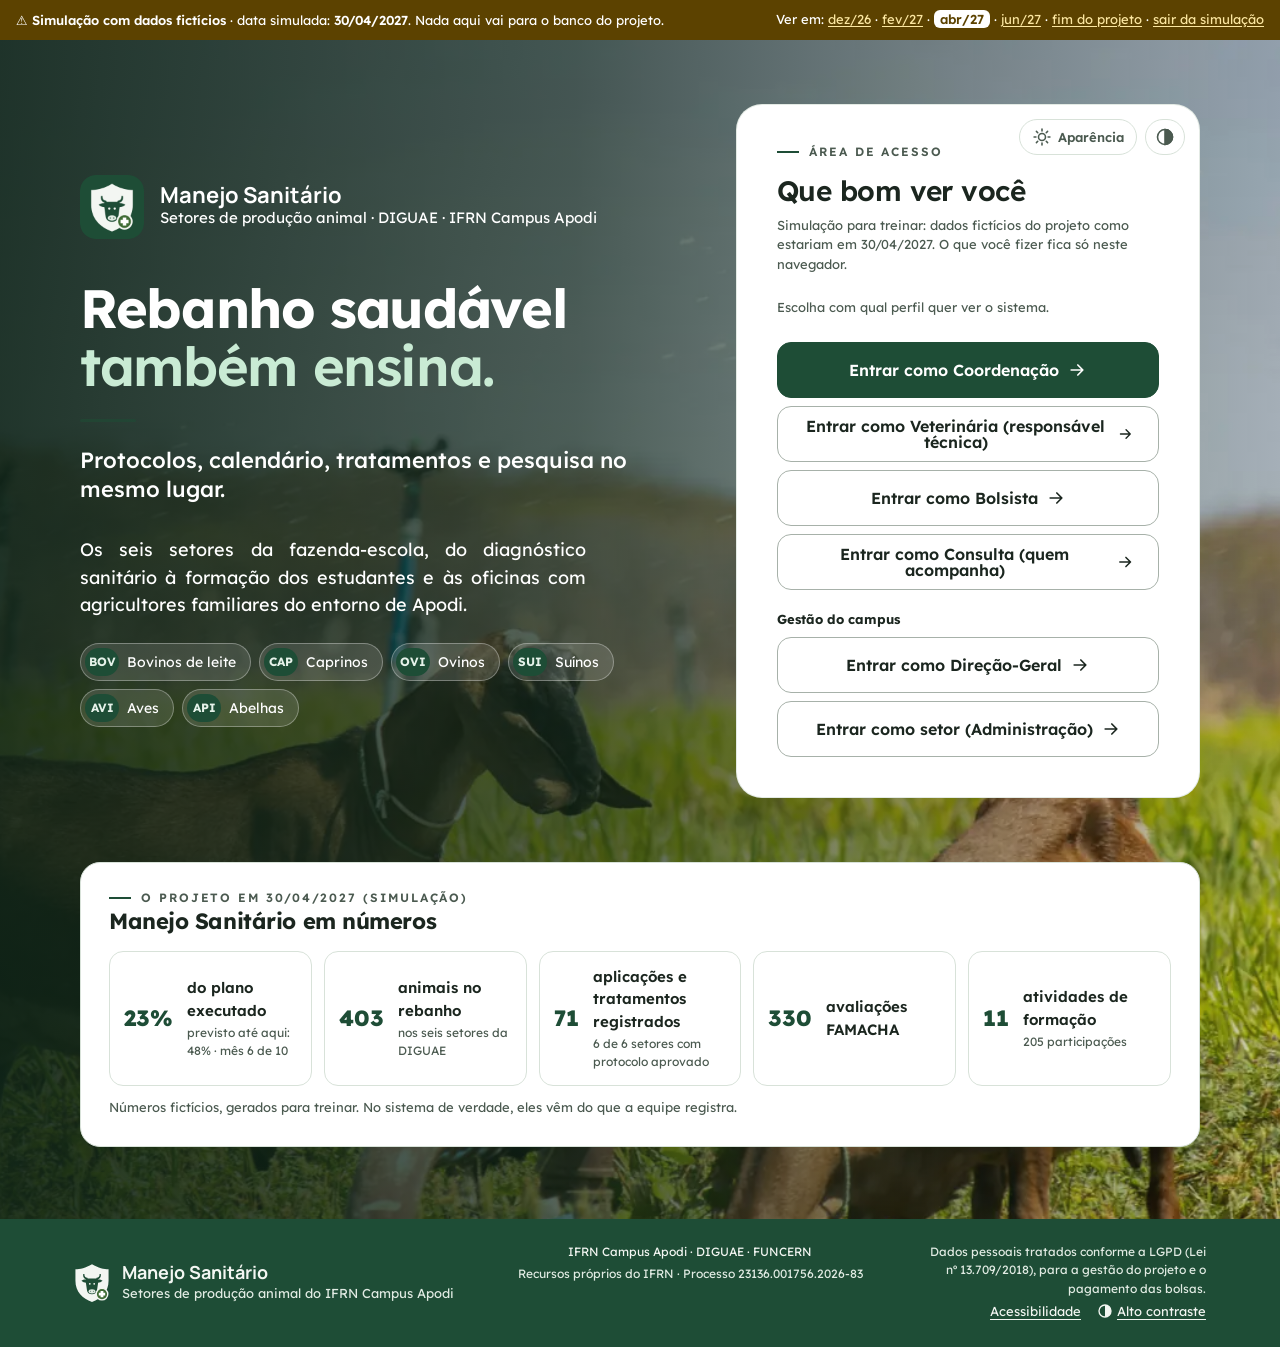
<file: simulacao.html>
<!doctype html>
<html lang="pt-BR">
<head>
<meta charset="utf-8">
<meta name="viewport" content="width=device-width,initial-scale=1,viewport-fit=cover">
<!-- Política de conteúdo: só roda código deste endereço e só conversa com o Supabase (segunda barreira contra código injetado). -->
<meta http-equiv="Content-Security-Policy" content="default-src 'self'; script-src 'self'; style-src 'self' 'unsafe-inline'; font-src 'self' data:; img-src 'self' data: blob:; connect-src 'self' https://viacep.com.br; worker-src 'self'; manifest-src 'self'; object-src 'none'; base-uri 'self'; form-action 'self'">
<meta name="robots" content="noindex, nofollow">
<meta name="referrer" content="no-referrer">
<title>Simulação · Manejo Sanitário</title>
<meta name="theme-color" content="#1E4D36" media="(prefers-color-scheme: light)">
<meta name="theme-color" content="#2F6B4F" media="(prefers-color-scheme: dark)">
<link rel="icon" href="assets/icon-192.png">
<link rel="apple-touch-icon" href="assets/apple-touch-icon.png">
<link rel="stylesheet" href="css/app.css?v=194">
<link rel="preload" href="assets/fontes/lexend-latin-wght-normal.woff2" as="font" type="font/woff2" crossorigin>
<link rel="preload" href="assets/fontes/manrope-marca-700.woff2" as="font" type="font/woff2" crossorigin>
</head>
<body>
<!-- barra de acessibilidade (eMAG 3.1): primeiro item do Tab, guardada até receber o foco do teclado -->
<div class="barra-acess" role="navigation" aria-label="Atalhos de acessibilidade"><div class="ba-in">
 <ul><li><button type="button" data-atalho="conteudo" accesskey="1" aria-keyshortcuts="Alt+1">Ir para o conteúdo <kbd>1</kbd></button></li>
  <li data-so-menu><button type="button" data-atalho="menu" accesskey="2" aria-keyshortcuts="Alt+2">Ir para o menu <kbd>2</kbd></button></li>
  <li><button type="button" data-atalho="rodape" accesskey="4" aria-keyshortcuts="Alt+4">Ir para o rodapé <kbd>4</kbd></button></li></ul>
 <ul><li><button type="button" data-acessibilidade>Acessibilidade</button></li><li><button type="button" class="ba-contraste" data-contraste aria-pressed="false"><svg viewBox="0 0 24 24" width="16" height="16" aria-hidden="true" focusable="false"><circle cx="12" cy="12" r="9" fill="none" stroke="currentColor" stroke-width="2"/><path d="M12 3a9 9 0 0 1 0 18z" fill="currentColor"/></svg>Alto contraste</button></li></ul>
</div></div>
<section id="auth" hidden>
 <!-- foto do campus (v118): só aparece no computador e no tablet, fora da economia de dados, do alto contraste e do modo sol (html[data-foto-ent], posto pelo fotoEntrada em entrada.mjs); no celular não é baixada -->
 <div class="ent-foto" aria-hidden="true"></div>
 <!-- fundo: linhas de pasto em nível, quase invisíveis (decoração; não é lida por leitor de tela) -->
 <svg class="ent-fundo" viewBox="0 0 1440 900" preserveAspectRatio="xMidYMid slice" aria-hidden="true" focusable="false">
  <g fill="none" stroke="currentColor" stroke-width="1.5">
   <path d="M-80 640C180 540 420 720 720 610s520-90 880 20"/><path d="M-80 690C190 590 430 770 730 660s520-90 870 20"/><path d="M-80 740C200 640 440 820 740 710s520-90 860 20"/>
   <path d="M-80 790C210 690 450 870 750 760s520-90 850 20"/><path d="M-80 840C220 740 460 920 760 810s520-90 840 20"/>
  </g>
  <path class="folha" d="M1250 70c60 40 120 52 160 52v104c0 102-66 168-160 204-94-36-160-102-160-204V122c40 0 100-12 160-52z"/>
 </svg>
 <div class="ent">
  <div class="ent-topo">
   <div class="ent-marca"><img src="assets/icon-192.png" alt="" width="64" height="64"><div><b>Manejo Sanitário</b><span>Setores de produção animal · DIGUAE · IFRN Campus Apodi</span></div></div>
   <h1 class="ent-h">Rebanho saudável<br><em>também ensina.</em></h1>
   <p class="ent-s">Protocolos, calendário, tratamentos e pesquisa no mesmo lugar.</p>
  </div>
  <div class="ent-base">
   <p class="ent-d">Os seis setores da fazenda-escola, do diagnóstico sanitário à formação dos estudantes e às oficinas com agricultores familiares do entorno de Apodi.</p>
   <ul class="ent-set" aria-label="Setores do projeto"><li><i aria-hidden="true">BOV</i><span>Bovinos de leite</span></li><li><i aria-hidden="true">CAP</i><span>Caprinos</span></li><li><i aria-hidden="true">OVI</i><span>Ovinos</span></li><li><i aria-hidden="true">SUI</i><span>Suínos</span></li><li><i aria-hidden="true">AVI</i><span>Aves</span></li><li><i aria-hidden="true">API</i><span>Abelhas</span></li></ul>
  </div>
  <div class="authbox">
   <!-- Aparência e Alto contraste antes do formulário: no Tab vêm logo depois da barra de atalhos, na ordem em que aparecem (no alto do cartão) -->
   <button type="button" id="ap_entrada" class="ent-ap" data-aparencia aria-label="Aparência da tela: modo sol, claro ou escuro"><svg viewBox="0 0 24 24" width="20" height="20" fill="none" stroke="currentColor" stroke-width="1.9" stroke-linecap="round" aria-hidden="true"><circle cx="12" cy="12" r="4.2"/><path d="M12 2.5v2.2M12 19.3v2.2M2.5 12h2.2M19.3 12h2.2M5.3 5.3l1.6 1.6M17.1 17.1l1.6 1.6M5.3 18.7l1.6-1.6M17.1 6.9l1.6-1.6"/></svg><span>Aparência</span></button>
   <button type="button" class="ent-ap ent-ct" data-contraste aria-pressed="false" aria-label="Alto contraste" title="Alto contraste"><svg viewBox="0 0 24 24" width="20" height="20" fill="none" stroke="currentColor" stroke-width="1.9" aria-hidden="true" focusable="false"><circle cx="12" cy="12" r="9"/><path d="M12 3a9 9 0 0 1 0 18z" fill="currentColor"/></svg></button>
   <div class="ac-cab"><span class="eyebrow">Área de acesso</span><h2 class="ent-t">Que bom ver você</h2><p class="ent-p" id="authsub">Entre com o e-mail cadastrado.</p></div>
   <div id="authcorpo"></div>
  </div>
 </div>
 <footer class="pe pe-un" id="rodape-ent" tabindex="-1" role="contentinfo"><div class="wrap">
  <div class="pe-m"><img src="assets/escudo.svg" alt="" width="36" height="40"><div><b>Manejo Sanitário</b><span>Setores de produção animal do IFRN Campus Apodi</span></div></div>
  <div class="pe-i"><span>IFRN Campus Apodi · DIGUAE · FUNCERN</span><span>Recursos próprios do IFRN · Processo <span class="pe-nq">23136.001756.2026-83</span></span></div>
  <p class="pe-l">Dados pessoais tratados conforme a LGPD (Lei nº 13.709/2018), para a gestão do projeto e o pagamento das bolsas. <span class="pe-acs"><button type="button" class="pe-ac" data-acessibilidade>Acessibilidade</button><button type="button" class="pe-ac" data-contraste aria-pressed="false"><svg viewBox="0 0 24 24" width="16" height="16" aria-hidden="true" focusable="false"><circle cx="12" cy="12" r="9" fill="none" stroke="currentColor" stroke-width="2"/><path d="M12 3a9 9 0 0 1 0 18z" fill="currentColor"/></svg>Alto contraste</button></span></p>
 <!-- marcas oficiais (IFRN, DIGUAE, FUNCERN…): entram aqui só imagens da pasta marcas/, num fundo branco com ~32 px de altura -->
 <div class="pe-marcas" data-marcas role="group" aria-label="Marcas oficiais"></div>
 </div></footer>
</section>
<section id="pub" hidden></section>
<div id="app" hidden>
<header class="top"><div class="wrap">
  <div class="tb-marca"><img class="tb-logo" src="assets/escudo.svg" alt="" width="39" height="44"><div><p class="marca-nome">Manejo Sanitário</p>
  <div class="sub">Setores de produção animal · DIGUAE · IFRN Campus Apodi · Processo 23136.001756.2026-83</div></div></div>
  <div id="espaco" class="esp-sw" hidden></div>
  <div class="who"><span id="net" class="chip f" hidden>sem internet · guardando neste aparelho</span><span id="net-mem" class="chip f" role="status" hidden>este navegador não guarda lançamentos sem internet: não feche a página enquanto houver o que enviar</span>
   <button type="button" class="tb tb-x" data-aparencia aria-label="Aparência da tela: modo sol, claro ou escuro" title="Aparência da tela (modo sol)"><svg viewBox="0 0 24 24" width="20" height="20" fill="none" stroke="currentColor" stroke-width="1.9" stroke-linecap="round" aria-hidden="true"><circle cx="12" cy="12" r="4.2"/><path d="M12 2.5v2.2M12 19.3v2.2M2.5 12h2.2M19.3 12h2.2M5.3 5.3l1.6 1.6M17.1 17.1l1.6 1.6M5.3 18.7l1.6-1.6M17.1 6.9l1.6-1.6"/></svg><span class="tb-t">Aparência</span></button>
   <button type="button" class="tb tb-ct tb-x" data-contraste aria-pressed="false" aria-label="Alto contraste" title="Alto contraste"><svg viewBox="0 0 24 24" width="20" height="20" fill="none" stroke="currentColor" stroke-width="1.9" aria-hidden="true" focusable="false"><circle cx="12" cy="12" r="9"/><path d="M12 3a9 9 0 0 1 0 18z" fill="currentColor"/></svg><span class="tb-t">Alto contraste</span></button>
   <button type="button" class="tb tb-x" data-ajuda aria-label="Ajuda" title="Ajuda"><svg viewBox="0 0 24 24" width="20" height="20" fill="none" stroke="currentColor" stroke-width="2" stroke-linecap="round" stroke-linejoin="round" aria-hidden="true" focusable="false"><path d="M3 12a9 9 0 1 0 18 0a9 9 0 0 0 -18 0"/><path d="M12 16v.01"/><path d="M12 13a2 2 0 0 0 .914 -3.782a1.98 1.98 0 0 0 -2.414 .483"/></svg><span class="tb-t">Ajuda</span></button>
   <button type="button" class="tb-eu" data-meus title="Meus dados"><span class="tb-av" id="quem-av" aria-hidden="true"></span>
   <span id="quem" class="tb-quem"><b id="quem-nome"></b><span id="quem-papel"></span></span></button>
   <button type="button" class="tb tb-x" data-sair aria-label="Sair do sistema" title="Sair do sistema"><svg viewBox="0 0 24 24" width="22" height="22" fill="none" stroke="currentColor" stroke-width="2" stroke-linecap="round" stroke-linejoin="round" aria-hidden="true"><path d="M14 4h4a2 2 0 0 1 2 2v12a2 2 0 0 1-2 2h-4"/><path d="M4 12h11"/><path d="M11 8l4 4-4 4"/></svg><span class="tb-t">Sair</span></button></div>
</div></header>
<nav id="menu" aria-label="Seções do sistema"><div class="wrap" id="tabs"></div><div class="esp-sw esp-m" id="espaco-m" hidden></div><div class="wrap nav-m" id="abas-m"></div></nav>
<main id="conteudo"><div class="wrap" id="view"></div></main>

</div>
<!-- o rodapé fica fora do #app (v164): assim passa por baixo do painel lateral na largura toda, e o painel para antes dele -->
<footer class="pe pe-un" id="rodape" tabindex="-1"><div class="wrap">
 <div class="pe-m"><img src="assets/escudo.svg" alt="" width="36" height="40"><div><b>Manejo Sanitário</b><span>Setores de produção animal do IFRN Campus Apodi</span></div></div>
 <div class="pe-bs"><button type="button" class="b pe-b" data-ajuda><svg class="ic" viewBox="0 0 24 24" width="20" height="20" fill="none" stroke="currentColor" stroke-width="2" stroke-linecap="round" stroke-linejoin="round" aria-hidden="true" focusable="false"><path d="M3 12a9 9 0 1 0 18 0a9 9 0 0 0 -18 0"/><path d="M12 16v.01"/><path d="M12 13a2 2 0 0 0 .914 -3.782a1.98 1.98 0 0 0 -2.414 .483"/></svg>Ajuda desta página</button><button type="button" class="b pe-b" data-relatar><svg class="ic" viewBox="0 0 24 24" width="20" height="20" fill="none" stroke="currentColor" stroke-width="2" stroke-linecap="round" stroke-linejoin="round" aria-hidden="true" focusable="false"><path d="M18 4a3 3 0 0 1 3 3v8a3 3 0 0 1 -3 3h-5l-5 3v-3h-2a3 3 0 0 1 -3 -3v-8a3 3 0 0 1 3 -3h12z"/><path d="M12 8v3"/><path d="M12 14v.01"/></svg>Relatar problema</button></div>
 <div class="pe-i"><span>IFRN Campus Apodi · DIGUAE · FUNCERN</span><span>Recursos próprios do IFRN · Processo <span class="pe-nq">23136.001756.2026-83</span></span></div>
 <p class="pe-l">Dados pessoais tratados conforme a LGPD (Lei nº 13.709/2018), para a gestão do projeto e o pagamento das bolsas. <span class="pe-acs"><button type="button" class="pe-ac" data-acessibilidade>Acessibilidade</button><button type="button" class="pe-ac" data-contraste aria-pressed="false"><svg viewBox="0 0 24 24" width="16" height="16" aria-hidden="true" focusable="false"><circle cx="12" cy="12" r="9" fill="none" stroke="currentColor" stroke-width="2"/><path d="M12 3a9 9 0 0 1 0 18z" fill="currentColor"/></svg>Alto contraste</button></span><span class="pe-v" hidden></span></p>
 <!-- marcas oficiais (IFRN, DIGUAE, FUNCERN…): entram aqui só imagens da pasta marcas/, num fundo branco com ~32 px de altura -->
 <div class="pe-marcas" data-marcas role="group" aria-label="Marcas oficiais"></div>
</div></footer>
<div class="carregando" id="carregando" role="status">
 <!-- linha de batimento passando por uma cruz: sanidade animal -->
 <svg class="cg" viewBox="0 0 120 60" width="120" height="60" aria-hidden="true" focusable="false"><path class="cg-cruz" d="M52 14h16v12h12v16H68v12H52V42H40V26h12z" opacity=".18"/><path class="cg-linha" d="M4 34h28l7-14 9 26 8-34 8 30 6-8h46"/></svg>
 <span id="carregando-txt">Abrindo o sistema…</span>
 <!-- esqueleto da tela enquanto os dados chegam (v134): o desenho da página no lugar do aviso -->
 <div class="esq" aria-hidden="true"><i class="esq-t"></i><i class="esq-s"></i><div class="esq-k"><i></i><i></i><i></i><i></i></div><div class="esq-p"><i></i><i></i></div><i class="esq-g"></i></div>
</div>
<dialog id="dlg"><form id="frm" novalidate></form></dialog>
<noscript><p class="carregando">Este sistema precisa de JavaScript ligado no navegador.</p></noscript>
<!-- SIMULAÇÃO: sem banco, dados fictícios gerados na hora (js/simulacao.js, só esta página baixa). GERADA por ferramentas/montar.js a partir da index.html: não edite aqui. -->
<script src="js/simulacao.js?v=194"></script>
<!-- todo o sistema num arquivo só (montado por ferramentas/montar.js) -->
<script src="js/tudo.js?v=194"></script>
</body>
</html>
</file>
<file: css/app.css>
@font-face{font-family:Lexend;font-style:normal;font-weight:100 900;font-display:swap;src:url(../assets/fontes/lexend-latin-wght-normal.woff2) format("woff2")}@font-face{font-family:Manrope Marca;font-style:normal;font-weight:600 700;font-display:swap;src:url(../assets/fontes/manrope-marca-700.woff2) format("woff2")}:root{--bg:#F3F6F2;--surface:#FFFFFF;--sunken:#E1EBE3;--line:#D8E2D9;--ink:#1B261F;--muted:#4B5A50;--accent:#2F5A26;--accent-ink:#FFFFFF;--accent-soft:#F3F6F2;--ferment:#74826F;--ferment-soft:#E1EBE3;--bad:#A3133B;--bad-soft:#E1EBE3;--display:"Lexend",system-ui,-apple-system,"Segoe UI",sans-serif;--marca:"Cormorant Garamond",Georgia,serif;--body:"Lexend",system-ui,-apple-system,"Segoe UI",sans-serif;--mono:ui-monospace,Menlo,Consolas,monospace;--c-exec:#A3133B;--c-rec:#2F6B4F}@media (prefers-color-scheme: dark){:root:not([data-theme=light]){--bg:#101512;--surface:#18201B;--sunken:#24371C;--line:#4A3A10;--ink:#E8EEE9;--muted:#A9B5AC;--accent:#A9C98F;--accent-ink:#101512;--accent-soft:#24371C;--ferment:#A9C98F;--ferment-soft:#24371C;--bad:#FFB3C1;--bad-soft:#4A1B26;--c-exec:#6E7E72;--c-rec:#6E7E72;color-scheme:dark}}:root[data-theme=dark]{--bg:#101512;--surface:#18201B;--sunken:#24371C;--line:#4A3A10;--ink:#E8EEE9;--muted:#A9B5AC;--accent:#A9C98F;--accent-ink:#101512;--accent-soft:#24371C;--ferment:#A9C98F;--ferment-soft:#24371C;--bad:#FFB3C1;--bad-soft:#4A1B26;--c-exec:#6E7E72;--c-rec:#6E7E72;color-scheme:dark}*{box-sizing:border-box}body{margin:0;background:var(--bg);color:var(--ink);font:var(--t-base)/1.5 var(--body)}.wrap{max-width:1180px;margin:0 auto;padding-inline:16px}header.top{padding-block:18px 10px}header.top .wrap{display:flex;flex-wrap:wrap;gap:6px 20px;align-items:baseline;justify-content:space-between}h1{font:700 var(--t-3xl)/1.1 var(--marca);margin:0}.sub{color:var(--muted);font-size:var(--t-sm)}nav{position:sticky;top:env(safe-area-inset-top,0px);z-index:5;background:var(--bg);border-bottom:1px solid var(--line)}nav .wrap{display:flex;gap:2px;overflow-x:auto}nav button{flex:none;background:none;border:0;border-bottom:3px solid transparent;color:var(--muted);font:500 var(--t-md) var(--body);padding:10px 10px 8px;cursor:pointer}nav button[aria-current=page]{color:var(--ink);border-bottom-color:var(--accent)}main{padding-block:20px 60px}main .wrap{display:flex;flex-direction:column;gap:22px}h2{font:700 var(--t-xl)/1.2 var(--display);margin:0;text-wrap:balance}h3{font:600 var(--t-xs) var(--body);text-transform:uppercase;letter-spacing:.07em;color:var(--muted);margin:0}.head{display:flex;flex-wrap:wrap;gap:10px;align-items:center;justify-content:space-between}.head p{margin:2px 0 0;color:var(--muted);font-size:var(--t-sm);max-width:65ch}.head>div{min-width:0}.acts{display:flex;gap:8px;flex-wrap:wrap}button.b,label.b{font:600 var(--t-sm) var(--body);border-radius:6px;padding:8px 13px;cursor:pointer;border:1px solid var(--line);background:var(--surface);color:var(--ink)}button.b.p{background:var(--accent);border-color:var(--accent);color:var(--accent-ink)}button.b.s{padding:4px 9px;font-size:var(--t-xs);font-weight:500}button.b.d{color:var(--bad)}:focus-visible{outline:2px solid var(--accent);outline-offset:2px}.panel{background:var(--surface);border:1px solid var(--line);border-radius:8px}.scroll{overflow-x:auto;position:relative}table{border-collapse:collapse;width:100%;font-size:var(--t-sm)}th{text-align:left;font:600 var(--t-xs) var(--body);text-transform:uppercase;letter-spacing:.06em;color:var(--muted);padding:10px 12px;border-bottom:1px solid var(--line);white-space:nowrap}td{padding:10px 12px;border-bottom:1px solid var(--line);vertical-align:top}tr:last-child td{border-bottom:0}td.n,th.n{text-align:right;font-variant-numeric:tabular-nums;white-space:nowrap}td.a{white-space:nowrap;text-align:right}.mono{font-family:var(--mono);font-size:var(--t-xs)}.small{font-size:var(--t-xs);color:var(--muted)}.empty{padding:26px 16px;color:var(--muted);text-align:center}.chip{display:inline-block;font:500 var(--t-xs) var(--body);padding:2px 8px;border-radius:99px;background:var(--sunken);color:var(--ink);white-space:nowrap}.chip.ok{background:var(--accent-soft);color:var(--accent)}.chip.f{background:var(--ferment-soft);color:var(--ferment)}.chip.bad{background:var(--bad-soft);color:var(--bad)}.chip.ex{border:1px dashed var(--muted);background:none;color:var(--muted)}.bar{height:7px;background:var(--sunken);border-radius:4px;overflow:hidden;min-width:70px}.bar i{display:block;height:100%;background:var(--accent)}.bar.f i{background:var(--ferment)}.stats{display:grid;grid-template-columns:repeat(auto-fit,minmax(190px,1fr));gap:12px}.stat{padding:14px 16px;display:flex;flex-direction:column;gap:8px}.stat b{font:700 var(--t-3xl)/1 var(--display);font-variant-numeric:tabular-nums}.stat b span{font:500 var(--t-base) var(--body);color:var(--muted)}.two{display:grid;grid-template-columns:repeat(auto-fit,minmax(min(320px,100%),1fr));gap:16px}.two>*{min-width:0}.box{padding:16px;display:flex;flex-direction:column;gap:12px}ul.al{list-style:none;margin:0;padding:0;display:flex;flex-direction:column;gap:8px}ul.al li{display:flex;gap:10px;align-items:flex-start;font-size:var(--t-md)}ul.al li .chip{flex:none;margin-top:1px}dl.kv{display:grid;grid-template-columns:1fr auto;gap:6px 16px;margin:0;font-size:var(--t-md)}dl.kv dd{margin:0;text-align:right;font-variant-numeric:tabular-nums;font-weight:600}dl.kv dt{color:var(--muted)}.gantt{min-width:760px;padding:14px 16px 16px;position:relative}.g-row{display:grid;grid-template-columns:250px 1fr 64px;gap:12px;align-items:center;padding:5px 0}.g-row.m{padding-top:12px}.g-row.m span{font:600 var(--t-sm) var(--body)}.g-lab{font-size:var(--t-sm);line-height:1.3}.g-lab .mono{color:var(--muted);margin-right:6px}.g-track{position:relative;height:16px;background:repeating-linear-gradient(90deg,transparent 0,transparent calc(100%/13 - 1px),var(--line) calc(100%/13 - 1px),var(--line) calc(100%/13))}.g-bar{position:absolute;top:3px;height:10px;border-radius:5px;background:var(--sunken);border:1px solid var(--line);overflow:hidden}.g-bar i{display:block;height:100%;background:var(--accent)}.g-bar.late{border-color:var(--bad)}.g-bar.late i{background:var(--bad)}.g-today{position:absolute;top:-4px;bottom:-4px;width:2px;background:var(--ferment)}.g-months{display:grid;grid-template-columns:repeat(13,1fr);font:500 var(--t-xs) var(--mono);color:var(--muted)}.g-n{text-align:right;font-variant-numeric:tabular-nums;font-size:var(--t-sm);font-weight:600}.note{font-size:var(--t-sm);color:var(--muted);max-width:75ch}.banner{background:var(--ferment-soft);color:var(--ink);border:1px solid var(--ferment);border-radius:8px;padding:10px 14px;display:flex;flex-wrap:wrap;gap:10px;align-items:center;justify-content:space-between;font-size:var(--t-md)}dialog{border:1px solid var(--line);border-radius:10px;background:var(--surface);color:var(--ink);padding:0;width:min(640px,calc(100% - 24px));max-height:90%}dialog::backdrop{background:#00000073}dialog form{padding:20px;display:flex;flex-direction:column;gap:14px}.fields{display:grid;grid-template-columns:repeat(auto-fit,minmax(220px,1fr));gap:12px}.fld{display:flex;flex-direction:column;gap:4px;min-width:0}.fld.w{grid-column:1/-1}.fld label,.fld legend{font:600 var(--t-xs) var(--body);color:var(--muted)}input,select,textarea{font:var(--t-base) var(--body);padding:8px 10px;border:1px solid var(--line);border-radius:6px;background:var(--bg);color:var(--ink);width:100%}textarea{min-height:70px;resize:vertical}fieldset{border:1px solid var(--line);border-radius:6px;margin:0;padding:10px 12px;display:grid;grid-template-columns:repeat(auto-fit,minmax(220px,1fr));gap:6px 12px}fieldset label{display:flex;gap:8px;align-items:center;font:400 var(--t-md) var(--body);color:var(--ink)}fieldset input{width:auto}.err{color:var(--bad);font-size:var(--t-sm);font-weight:600}.frow{display:flex;gap:8px;justify-content:flex-end;flex-wrap:wrap}.who{display:flex;gap:8px;align-items:center;flex-wrap:wrap;font-size:var(--t-sm);color:var(--muted)}#auth{min-height:100%;display:flex;align-items:center;justify-content:center;padding:40px 16px}.authbox{width:min(420px,100%);padding:26px;display:flex;flex-direction:column;gap:16px}.authbox form{display:flex;flex-direction:column;gap:12px}.ctrl{display:flex;gap:12px;flex-wrap:wrap;align-items:flex-end}.ctrl .fld{flex:0 1 180px}.rel{padding:28px;display:flex;flex-direction:column;gap:20px}.rel h2{font-size:var(--t-2xl)}.rel section{display:flex;flex-direction:column;gap:8px;min-width:0}.rel h4{font:700 var(--t-base) var(--display);margin:0}.rel p{margin:0;max-width:75ch}tr.tot td{font-weight:700;border-top:2px solid var(--line)}@media (max-width:520px){h1{font-size:var(--t-2xl)}.rel{padding:16px}}@media print{:root,:root:not([data-theme=light]),:root[data-theme=dark]{--bg:#E8EEE9;--surface:#E8EEE9;--sunken:#E8EEE9;--line:#A9B5AC;--ink:#101512;--muted:#2A352E;--accent:#2A352E;--accent-soft:#E8EEE9;--ferment:#4A3A10;--ferment-soft:#E8EEE9;--bad:#4A3A10;--bad-soft:#E8EEE9;color-scheme:light}header.top,nav,.noprint,#auth{display:none!important}main{padding:0}.rel{border:0;padding:0}.scroll{overflow:visible}body{font-size:var(--t-md)}section{break-inside:avoid}}[hidden]{display:none!important}html,body{height:100%}.carregando{min-height:60vh;display:flex;align-items:center;justify-content:center;color:var(--muted)}.authtabs{display:flex;gap:4px;border-bottom:1px solid var(--line)}.authtabs button{background:none;border:0;border-bottom:3px solid transparent;color:var(--muted);font:500 var(--t-md) var(--body);padding:8px 10px;cursor:pointer}.authtabs button[aria-selected=true]{color:var(--ink);border-bottom-color:var(--accent)}.ok-msg{color:var(--accent);font-size:var(--t-sm);font-weight:600}.chip.pend{border:1px dashed var(--ferment);background:none;color:var(--ferment)}.toast{position:fixed;left:50%;bottom:calc(18px + env(safe-area-inset-bottom,0px));transform:translate(-50%);background:var(--ink);color:var(--bg);padding:10px 16px;border-radius:8px;font-size:var(--t-md);z-index:30;max-width:calc(100% - 32px);box-shadow:0 4px 18px #00000040}.sessao-aviso{position:fixed;inset:0;background:#00000073;display:flex;align-items:center;justify-content:center;z-index:40;padding:16px}.sessao-in{background:var(--surface);border:1px solid var(--line);border-radius:10px;padding:20px;max-width:380px;display:flex;flex-direction:column;gap:10px}button.b:disabled{opacity:.6;cursor:default}.hist td{font-size:var(--t-xs)}.hist details summary{cursor:pointer;color:var(--accent)}.hist pre{white-space:pre-wrap;word-break:break-word;font:var(--t-xs) var(--mono);margin:6px 0 0;max-width:60ch}td .small{margin-top:2px}@media (max-width:640px){td.a{white-space:normal}td.a .b{margin-top:4px}.scroll td.a,.scroll table:has(td.a) thead th:last-child{position:sticky;right:0;z-index:1;box-shadow:-10px 0 10px -10px #00000047}.scroll td.a{background:var(--surface)}.scroll table:has(td.a) thead th:last-child{background:var(--topo)}.g-row{grid-template-columns:190px 1fr 52px}}.dx-topo{display:grid;grid-template-columns:minmax(280px,1.35fr) minmax(0,4fr);border-radius:18px;overflow:hidden;box-shadow:0 1px 2px #14261b0a,0 10px 26px #14261b12}.dx-exec{display:grid;gap:12px;align-content:start;padding:26px 28px;background:color-mix(in srgb,var(--sunken) 55%,var(--surface));border-right:1px solid var(--line)}.dx-rot{font:700 var(--t-xs)/1.2 var(--body);letter-spacing:.12em;text-transform:uppercase;color:var(--ink)}.dx-exec-num b{font:800 var(--t-3xl)/1 var(--body);letter-spacing:-.035em;font-variant-numeric:tabular-nums}.medidor{position:relative;display:block;height:12px;border-radius:6px;background:color-mix(in srgb,var(--ink) 9%,var(--surface))}.medidor i{display:block;height:100%;border-radius:inherit;background:var(--accent)}.medidor i.f{background:var(--ferment)}.medidor i.bad{background:var(--bad)}.medidor>b{position:absolute;top:-4px;bottom:-4px;width:2px;background:var(--ink);transform:translate(-1px)}.medidor.fino{height:6px;margin-top:6px}.medidor.fino i{background:var(--kc)}.dx-exec-sub{display:flex;flex-wrap:wrap;justify-content:space-between;gap:4px 12px;margin:0;font-size:var(--t-md);color:var(--muted)}.dx-exec-sub b{color:var(--ink)}.dx-como summary{font-size:var(--t-sm);color:var(--muted);cursor:pointer}.dx-como p{font-size:var(--t-sm);color:var(--muted);margin:6px 0 0;max-width:60ch}.dx-kpis{display:grid;grid-template-columns:repeat(4,minmax(0,1fr))}.dx-kpi{display:grid;gap:8px;align-content:start;padding:26px 22px;--kc:var(--accent)}.dx-kpi.k2{--kc:#A3133B}.dx-kpi.k3{--kc:#74826F}.dx-kpi.k4{--kc:#4B5A50}.dx-kpi+.dx-kpi{border-left:1px solid var(--line)}.dx-kpi-topo{display:flex;align-items:center;gap:14px}.dx-anel{position:relative;display:inline-flex;flex:none}.dx-anel svg{display:block}.dx-anel circle{fill:none;stroke-width:4}.dx-anel .tr{stroke:color-mix(in srgb,var(--kc) 22%,var(--surface))}.dx-anel .pg{stroke:var(--kc);stroke-linecap:round}.dx-anel b{position:absolute;inset:0;display:flex;align-items:center;justify-content:center;font:700 var(--t-xs) var(--body);font-variant-numeric:tabular-nums}.dx-kpi-n b{font:700 var(--t-3xl)/1 var(--body);letter-spacing:-.02em;font-variant-numeric:tabular-nums}.dx-kpi-n small{font:500 var(--t-lg) var(--body);color:var(--muted)}.dx-kpi-s{font-size:var(--t-sm);color:var(--muted)}@media (max-width:980px){.dx-topo{grid-template-columns:1fr}.dx-exec{border-right:0;border-bottom:1px solid var(--line)}}@media (max-width:640px){.dx-kpis{grid-template-columns:repeat(2,minmax(0,1fr))}.dx-kpi{padding:18px 14px}.dx-kpi+.dx-kpi{border-left:0}.dx-kpi:nth-child(2n){border-left:1px solid var(--line)}.dx-kpi:nth-child(n+3){border-top:1px solid var(--line)}.dx-exec{padding:20px 16px}.dx-kpi-r{min-height:0}}.dx-kpis.fin .dx-kpi-n b{font-size:var(--t-3xl);display:block}.dx-kpis.fin .dx-kpi-n small{display:block;white-space:nowrap;font-size:var(--t-md);margin-top:2px}.dx-exec-sub span{white-space:nowrap}:root[data-sol] .dx-exec-sub span{white-space:normal}.dx-exec-sub b{white-space:nowrap}.at{padding:22px 24px;border-radius:18px;border-top:3px solid var(--line);display:flex;flex-direction:column;gap:14px;box-shadow:0 1px 2px #14261b0a,0 10px 26px #14261b12}.at.pend{border-top-color:var(--ferment)}.at.crit{border-top-color:var(--bad)}.at-cab{display:flex;align-items:center;justify-content:space-between;gap:12px;padding-bottom:14px;border-bottom:1px solid var(--line)}.at-cab h2{font-size:var(--t-2xl);font-weight:600}.at-cab .chip{font-size:var(--t-md);padding:5px 12px}.at-col,.at-item{display:grid;grid-template-columns:minmax(0,1fr) 150px 130px;gap:16px;align-items:center}.at-col{padding:0 18px;font:700 var(--t-xs) var(--body);letter-spacing:.1em;text-transform:uppercase;color:var(--muted)}.at-lista{list-style:none;margin:0;padding:0;display:flex;flex-direction:column;gap:10px}.at-item{padding:14px 18px;border:1px solid var(--line);border-left:5px solid var(--ferment);border-radius:12px;background:color-mix(in srgb,var(--sunken) 45%,var(--surface))}.at-item.bad{border-left-color:var(--bad)}.at-txt{display:flex;flex-direction:column;gap:4px;min-width:0}.at-txt b{font-size:var(--t-lg);font-weight:600}.at-item .at-txt .small{max-width:none}.at-tag{align-self:flex-start;font:700 var(--t-xs) var(--body);letter-spacing:.06em;text-transform:uppercase;padding:3px 10px;border-radius:99px;background:var(--ferment-soft);color:var(--ferment)}.at-item.bad .at-tag{background:var(--bad-soft);color:var(--bad)}.at-prazo{font-weight:600;font-variant-numeric:tabular-nums}.at-prazo small{display:block;font-weight:400;font-size:var(--t-xs);color:var(--muted)}.at-acao{text-align:right}.at-acao .b{padding:10px 18px;border-radius:10px;font-size:var(--t-base)}@media (max-width:720px){.at{padding:16px}.at-col{display:none}.at-item{grid-template-columns:1fr auto;padding:12px 14px}.at-txt{grid-column:1/-1}.at-acao .b{padding:8px 14px;font-size:var(--t-md)}}.fin-2{grid-template-columns:minmax(0,1.25fr) minmax(0,1fr)}.fin-g{gap:14px}.fin-t{font-size:var(--t-xl)}.fin-t small{font:400 var(--t-base) var(--body);color:var(--muted)}.leg{display:flex;flex-wrap:wrap;gap:6px 18px;font-size:var(--t-md);color:var(--muted);margin-top:8px}.leg span{display:inline-flex;align-items:center;gap:7px}.lg{display:inline-block;width:18px;height:0;border-top:3px solid var(--muted);border-radius:2px;flex:none}.lg.prev{border-top:2px dashed var(--ink)}.lg.exec{border-color:var(--c-exec)}.lg.rec{border-color:var(--c-rec)}.lg.comp{height:10px;border:0;border-radius:3px;background:color-mix(in srgb,var(--c-exec) 38%,var(--surface))}.lg.tempo{width:0;height:14px;border:0;border-left:3px solid var(--ink);border-radius:0}.rg{position:relative;touch-action:pan-y;overflow-x:clip}.rg svg{display:block;width:100%;height:auto}.rg .gr{stroke:var(--line);stroke-width:1}.rg .ax{font:var(--t-xs) var(--body);fill:var(--muted)}.rg .l{fill:none;stroke-width:2;stroke-linejoin:round;stroke-linecap:round}.rg .l.prev{stroke:var(--ink);stroke-dasharray:5 5;opacity:.75}.rg .l.exec{stroke:var(--c-exec);stroke-width:2.5}.rg .l.rec{stroke:var(--c-rec)}.rg .pt{stroke:var(--surface);stroke-width:2}.rg .pt.exec{fill:var(--c-exec)}.rg .pt.rec{fill:var(--c-rec)}.rg .hj{stroke:var(--muted);stroke-width:1;stroke-dasharray:2 3}.rg .cr{stroke:var(--ink);stroke-width:1;opacity:.5}.dica{position:absolute;top:8px;display:flex;flex-direction:column;gap:3px;background:var(--surface);border:1px solid var(--line);border-radius:8px;padding:8px 10px;font-size:var(--t-sm);color:var(--muted);box-shadow:0 6px 18px #00000024;pointer-events:none;white-space:nowrap}.dica b{color:var(--ink)}.dica span{display:flex;align-items:center;gap:7px}.ur{display:flex;flex-direction:column;gap:4px}.ur-l{display:grid;grid-template-columns:minmax(0,1fr) auto;gap:4px 12px;align-items:end;text-align:left;background:none;border:0;border-radius:8px;padding:6px 8px;margin:0 -8px;color:var(--ink);font:500 var(--t-md) var(--body);cursor:pointer}.ur-l:hover{background:var(--sunken)}.ur-p{font-weight:700;font-variant-numeric:tabular-nums}.ur-p.est{color:var(--bad)}.ur-b{grid-column:1/-1;position:relative;height:10px;border-radius:5px;background:var(--sunken)}.ur-b i{position:absolute;top:0;bottom:0;left:0;border-radius:5px}.ur-b i.exec{background:var(--c-exec)}.ur-b i.comp{background:color-mix(in srgb,var(--c-exec) 38%,var(--surface));border-left:2px solid var(--surface)}.ur-b b{position:absolute;top:-4px;bottom:-4px;width:3px;background:var(--ink);border-radius:1px;transform:translate(-1px)}.rb-t{border-radius:16px;overflow:hidden}.rb-h,.rb summary,.rb-tot{display:grid;grid-template-columns:minmax(220px,2.4fr) repeat(4,minmax(96px,1fr)) minmax(120px,1.1fr);gap:12px;align-items:center;padding:14px 18px}.rb-h{background:var(--sunken);font:700 var(--t-xs) var(--body);letter-spacing:.1em;text-transform:uppercase;color:var(--ink)}.rb-h span:not(:first-child),.rb-v,.rb-tot span:not(:first-child){text-align:right;font-variant-numeric:tabular-nums}.rb{border-top:1px solid var(--line)}.rb summary{list-style:none;cursor:pointer}.rb summary::-webkit-details-marker{display:none}.rb summary:hover{background:color-mix(in srgb,var(--sunken) 45%,var(--surface))}.rb-n{display:flex;align-items:center;gap:12px;font-weight:500;min-width:0}.rb-n .chip{margin-left:auto}.rb-s{flex:none;width:30px;height:30px;border:1px solid var(--line);border-radius:8px;position:relative}.rb-s:after{content:"";position:absolute;left:10px;top:9px;width:7px;height:7px;border-right:2px solid var(--c-exec);border-bottom:2px solid var(--c-exec);transform:rotate(-45deg);transition:transform .15s}.rb[open] .rb-s:after{transform:rotate(45deg);left:10px;top:8px}.rb-v.neg b{color:var(--bad)}.rb-e{display:flex;align-items:center;gap:10px;justify-content:flex-end}.rb-e .medidor{flex:1;margin:0;max-width:110px}.rb-e b{font-variant-numeric:tabular-nums;min-width:3.2em;text-align:right}.rb-e .medidor i{background:var(--c-exec)}.rb-e .medidor i.bad{background:var(--bad)}.rb-c{padding:4px 18px 18px 60px;display:flex;flex-direction:column;gap:14px;background:color-mix(in srgb,var(--sunken) 30%,var(--surface))}.rb-c h3{margin:10px 0 4px}.rb-tot{border-top:2px solid var(--line);font-weight:700}@media (max-width:980px){.fin-2{grid-template-columns:1fr}}@media (max-width:860px){.rb-h{display:none}.rb summary{grid-template-columns:1fr 1fr;gap:6px 12px;padding:12px 14px}.rb-n,.rb-e{grid-column:1/-1}.rb-e{justify-content:flex-start}.rb-e .medidor{max-width:none}.rb-v{text-align:left}.rb-v:before{content:attr(data-r);display:block;font:600 var(--t-xs) var(--body);letter-spacing:.06em;text-transform:uppercase;color:var(--muted)}.rb-c{padding-left:14px}.rb-tot{grid-template-columns:1fr 1fr;padding:12px 14px}.rb-tot span:not(:first-child){text-align:left}.rb-tot span:first-child{grid-column:1/-1}.rb-tot span[data-r]:before{content:attr(data-r);display:block;font-weight:500;color:var(--txt-2)}}@media print{.dica,.rg .cr{display:none}}.dx-topo.so{grid-template-columns:1fr}.dx-topo.so .dx-kpi-n small{font-size:var(--t-xl)}.pcs{list-style:none;margin:10px 0 0;padding:0;display:flex;flex-direction:column;gap:10px}.pc{display:grid;grid-template-columns:auto minmax(0,1fr) auto;gap:16px;align-items:center;padding:16px 18px;background:var(--surface);border:1px solid var(--line);border-radius:14px}.pc-av{flex:none;width:56px;height:56px;border-radius:50%;display:flex;align-items:center;justify-content:center;background:var(--accent);color:var(--accent-ink);font:600 var(--t-xl) var(--body);letter-spacing:.02em}.pc-av.g{width:64px;height:64px;font-size:var(--t-2xl)}.pc-t{display:flex;flex-direction:column;gap:6px;min-width:0}.pc-n{display:flex;flex-wrap:wrap;align-items:center;gap:6px 10px}.pc-n b{font-size:var(--t-xl);font-weight:600}.pc-d{display:flex;flex-wrap:wrap;gap:2px 18px;font-size:var(--t-md);color:var(--muted)}.pc .b{padding:10px 16px;border-radius:10px;font-size:var(--t-base)}.pc-cab{display:flex;align-items:center;gap:14px}.pc-cab h2{font-size:var(--t-2xl);margin-bottom:6px}dialog .kv dt{max-width:26ch}@media (max-width:640px){.pc{grid-template-columns:auto minmax(0,1fr);padding:14px}.pc .b{grid-column:1/-1}.pc-av{width:46px;height:46px;font-size:var(--t-lg)}.pc-n b{font-size:var(--t-lg)}}dialog{width:min(760px,calc(100% - 24px));border-radius:16px}dialog form.fm{padding:0;gap:0;max-height:90vh;max-height:90dvh}.fm-cab{display:flex;align-items:flex-start;justify-content:space-between;gap:12px;padding:20px 26px 16px;border-bottom:1px solid var(--line);background:var(--surface)}.fm-eye{display:flex;align-items:center;gap:10px;font:700 var(--t-xs) var(--body);letter-spacing:.12em;text-transform:uppercase;color:var(--muted)}.fm-eye:before{content:"";width:22px;height:2px;background:var(--c-exec)}.fm-cab h2{font-size:var(--t-2xl);font-weight:600;margin-top:4px}.fm-x{flex:none;width:40px;height:40px;border:0;border-radius:10px;background:none;color:var(--ink);font:400 var(--t-3xl)/1 var(--body);cursor:pointer}.fm-x:hover{background:var(--sunken)}.fm-corpo{padding:20px 26px;display:flex;flex-direction:column;gap:14px;overflow-y:auto;background:color-mix(in srgb,var(--sunken) 35%,var(--surface))}.fm-oque{padding:14px 16px;border-radius:12px;background:var(--sunken)}.fm-oque span{font-size:var(--t-sm);color:var(--muted)}.fm-oque p{margin:2px 0 0;font-size:var(--t-base)}.fm-sec{margin:10px 0 0;padding-bottom:8px;border-bottom:1px solid var(--line);font-size:var(--t-sm);letter-spacing:.1em}.fm .fields{gap:16px}.fm .fld label,.fm .fld legend{font:500 var(--t-base) var(--body);color:var(--ink)}.fm input,.fm select,.fm textarea{font-size:var(--t-lg);padding:13px 14px;border-radius:10px;background:var(--surface);border-color:color-mix(in srgb,var(--ink) 28%,var(--line))}.fm input:focus,.fm select:focus,.fm textarea:focus{outline:2px solid var(--ink);outline-offset:1px}.fm fieldset{border-radius:10px;background:var(--surface);padding:12px 14px}.fm fieldset input{padding:0;width:18px;height:18px}.fm fieldset label{font-size:var(--t-base)}.fm-dica{font-size:var(--t-sm);color:var(--muted)}.fm-pe{padding:14px 26px 18px;border-top:1px solid var(--line);background:var(--surface);display:flex;flex-direction:column;gap:8px}.fm-pe .b{padding:11px 20px;border-radius:10px;font-size:var(--t-base)}@media (max-width:640px){.fm-cab,.fm-corpo,.fm-pe{padding-inline:16px}.fm-cab h2{font-size:var(--t-xl)}dialog{width:100%;max-width:100%;max-height:100%;height:100%;border-radius:0;border:0}dialog form.fm{max-height:100dvh;height:100%}.fm-corpo{flex:1}}@supports (grid-template-rows:subgrid){.fm .fields{row-gap:0;align-items:stretch}.fm .fld{display:grid;grid-row:span 3;grid-template-rows:subgrid;row-gap:0;padding-bottom:16px}.fm .fld>label,.fm .fld>span[aria-hidden]{align-self:end;padding-bottom:6px}.fm .fld>.fm-dica{padding-top:6px}}.fm input:not([type=checkbox]),.fm select{min-height:50px}.fm .fld>fieldset{min-height:50px;align-content:center}.banner.fora{background:var(--accent-soft);border-color:var(--accent)}:root{--topo:#2F5A26;--topo-ink:#F3F6F2;--topo-2:#D8E2D9;--topo-linha:rgba(243,246,241,.32)}header.top{background:var(--topo);color:var(--topo-ink);padding-block:16px}header.top .wrap{align-items:center}header.top .marca-nome{color:var(--topo-ink)}header.top .sub{color:var(--topo-2)}.tb-marca{display:flex;align-items:center;gap:14px;min-width:0}.tb-marca>div{min-width:0}.tb-logo{flex:none;width:44px;height:44px;border-radius:11px;box-shadow:0 0 0 1px #eef3ee59}@media (max-width:640px){.tb-logo{width:36px;height:36px;border-radius:9px}.tb-marca{gap:10px}}@media (max-width:480px){header.top .wrap>div.tb-marca{overflow:visible}header.top .tb-marca>div{position:absolute;width:1px;height:1px;overflow:hidden;clip:rect(0 0 0 0);white-space:nowrap}}:root[data-contraste] .tb-logo{box-shadow:0 0 0 2px #fff}.who{gap:14px;color:var(--topo-ink);flex-wrap:nowrap}.tb{flex:none;width:46px;height:46px;border-radius:50%;border:1.5px solid var(--topo-linha);background:none;color:var(--topo-ink);font:700 var(--t-xl) var(--body);display:inline-flex;align-items:center;justify-content:center;cursor:pointer}.tb:hover{background:#ffffff1a}.tb:focus-visible{outline:2px solid var(--topo-ink);outline-offset:2px}.tb.conf{background:var(--ferment);border-color:var(--ferment);color:#fff}.tb-av{flex:none;width:50px;height:50px;border-radius:50%;display:inline-flex;align-items:center;justify-content:center;background:var(--accent-soft);color:#2f5a26;font:700 var(--t-xl) var(--body);border:2px solid var(--topo-linha)}.tb-quem{display:flex;flex-direction:column;line-height:1.25;min-width:0}.tb-quem b{font:600 var(--t-lg) var(--body);color:var(--topo-ink);white-space:nowrap;overflow:hidden;text-overflow:ellipsis;max-width:34ch}.tb-quem span{font-size:var(--t-base);color:var(--topo-2);white-space:nowrap;overflow:hidden;text-overflow:ellipsis;max-width:34ch}header.top #net{background:var(--ferment-soft);color:#5c4200}header.top #net-mem{position:fixed;left:50%;transform:translate(-50%);bottom:56px;z-index:20;background:var(--ferment-soft);color:#5c4200;max-width:calc(100vw - 24px);text-align:center;white-space:normal}@media (min-width:721px){header.top #net-mem{bottom:12px}}.aj{display:grid;grid-template-columns:auto 1fr;gap:8px 16px;margin:0;font-size:var(--t-base)}.aj dt{font-weight:600;white-space:nowrap}.aj dd{margin:0;color:var(--muted)}.aj-p{margin:0;font-size:var(--t-base);color:var(--muted)}@media (max-width:720px){header.top{padding-block:12px}header.top .sub{display:none}header.top .wrap{flex-wrap:nowrap;gap:10px}header.top .marca-nome{font-size:var(--t-xl);min-width:0}.who{gap:8px;margin-left:auto}.tb{width:40px;height:40px}.tb-av{width:40px;height:40px;font-size:var(--t-base)}.tb-quem b{font-size:var(--t-md);max-width:11ch}.tb-quem span{font-size:var(--t-xs);max-width:11ch}header.top #net{position:fixed;left:50%;transform:translate(-50%);bottom:12px;z-index:20}.aj{grid-template-columns:1fr;gap:2px}.aj dd{margin-bottom:8px}}@media (max-width:420px){.tb-quem{display:none}}.seg{display:flex;border:1.5px solid color-mix(in srgb,var(--ink) 35%,var(--line));border-radius:99px;overflow:hidden;background:var(--surface)}.seg button{flex:1;border:0;background:none;color:var(--ink);font:500 var(--t-base) var(--body);padding:12px 14px;cursor:pointer;white-space:nowrap}.seg button[aria-selected=true]{background:var(--topo);color:var(--topo-ink)}.seg.peq button{padding:8px 16px;font-size:var(--t-md)}#auth{min-height:100%;display:block;padding:0;background:radial-gradient(1200px 600px at 0% 0%,color-mix(in srgb,var(--accent) 16%,var(--bg)),var(--bg))}.ent{max-width:1180px;margin:0 auto;padding:48px 24px 40px;display:grid;grid-template-columns:minmax(0,1.15fr) minmax(340px,440px);gap:40px 64px;align-items:start}.ent-m{display:flex;flex-direction:column;gap:14px;padding-top:4px}.ent-marca{display:flex;align-items:center;gap:14px;margin-bottom:10px}.ent-marca img{border-radius:16px;box-shadow:0 6px 18px #14261b2e}.ent-marca b{display:block;font:700 var(--t-xl) var(--marca)}.ent-marca span{color:var(--muted);font-size:var(--t-base)}.ent-h{font:600 var(--t-3xl)/1.04 var(--body);letter-spacing:-.035em;margin:0}.ent-h em{color:var(--accent);font-style:italic;text-decoration:underline;text-decoration-thickness:.09em;text-underline-offset:.14em;text-decoration-color:color-mix(in srgb,var(--accent) 45%,transparent)}.ent-s{font:500 italic var(--t-3xl)/1.25 var(--body);margin:6px 0 0}.ent-d{color:var(--muted);font-size:var(--t-lg);max-width:46ch;margin:0}.ent-uf{display:flex;flex-wrap:wrap;gap:10px;margin-top:8px}.ent-uf span{display:inline-flex;align-items:center;gap:10px;padding:5px 16px 5px 5px;border:1px solid var(--line);border-radius:99px;background:color-mix(in srgb,var(--surface) 70%,transparent);font-size:var(--t-base)}.ent-uf i{font:700 var(--t-xs) var(--body);font-style:normal;width:30px;height:30px;border-radius:50%;display:inline-flex;align-items:center;justify-content:center;background:var(--accent);color:var(--accent-ink)}#auth .authbox{width:auto;padding:34px 32px;gap:18px;border-radius:22px;box-shadow:0 1px 2px #14261b0d,0 18px 40px #14261b1a}.ent-t{font-size:var(--t-3xl);font-weight:600;margin:6px 0 4px}.ent-p{margin:0;color:var(--muted);font-size:var(--t-base)}#authcorpo{display:flex;flex-direction:column;gap:16px}#auth form{gap:14px}#auth .fld label{font:500 var(--t-base) var(--body);color:var(--ink)}#auth input{font-size:var(--t-lg);padding:14px;border-radius:12px;background:var(--surface);border:1.5px solid color-mix(in srgb,var(--ink) 30%,var(--line))}#auth input:focus{outline:2px solid var(--ink);outline-offset:1px}button.b.ent-b{width:100%;padding:15px 18px;border-radius:12px;font-size:var(--t-lg)}.ent-demo{display:flex;flex-direction:column;gap:10px}.ent-links{display:flex;flex-direction:column;align-items:center;gap:12px}.lk{background:none;border:0;padding:4px;color:var(--accent);font:500 var(--t-lg) var(--body);text-decoration:underline;text-underline-offset:3px;cursor:pointer}.ent-aj{width:100%;text-align:center}.ent-aj summary{color:var(--accent);text-decoration:underline;text-underline-offset:3px;cursor:pointer;list-style:none;font-size:var(--t-base)}.ent-aj summary::-webkit-details-marker{display:none}.ent-aj p{text-align:left;color:var(--muted);font-size:var(--t-md);margin:10px 0 0}@media (max-width:860px){.ent{grid-template-columns:1fr;padding:24px 16px 32px;gap:24px}.ent-d{font-size:var(--t-lg)}#auth .authbox{padding:24px 20px}.ent-t{font-size:var(--t-2xl)}}.mp{padding:22px 24px;border-radius:18px;display:flex;flex-direction:column;gap:16px}.mp-g{display:grid;grid-template-columns:minmax(0,1.5fr) minmax(260px,1fr);gap:24px;align-items:start}.mp-m{background:color-mix(in srgb,var(--sunken) 40%,var(--surface));border:1px solid var(--line);border-radius:14px;padding:12px}.mp-m svg{display:block;width:100%;height:auto}.mp-uf{fill:var(--sunken);stroke:color-mix(in srgb,var(--ink) 40%,var(--line));stroke-width:1.2;stroke-linejoin:round}.mp-sg{font:700 var(--t-xl) var(--body);fill:color-mix(in srgb,var(--ink) 38%,var(--sunken));letter-spacing:.06em}.mp-p circle{fill:var(--accent);stroke:var(--surface);stroke-width:2}.mp-p text{font:700 var(--t-xs) var(--body);fill:var(--accent-ink)}.mp-b rect{fill:var(--c-exec);stroke:var(--surface);stroke-width:2}.mp-b text{font:700 var(--t-xs) var(--body);fill:var(--ink);paint-order:stroke;stroke:var(--surface);stroke-width:3px}.mk{display:inline-block;flex:none;width:14px;height:14px}.mk.c{border-radius:50%;background:var(--accent)}.mk.q{background:var(--c-exec);transform:rotate(45deg) scale(.8);border-radius:2px}.mp-l{display:flex;flex-direction:column;gap:18px}.mp-n{display:flex;align-items:baseline;gap:14px;padding-bottom:14px;border-bottom:1px solid var(--line)}.mp-n>b{font:700 var(--t-3xl)/1 var(--body);color:var(--accent);font-variant-numeric:tabular-nums}.mp-n span{display:flex;flex-direction:column;color:var(--muted);font-size:var(--t-md)}.mp-n strong{font:700 var(--t-sm) var(--body);letter-spacing:.1em;text-transform:uppercase;color:var(--ink)}.mp-s{list-style:none;margin:8px 0 0;padding:0;display:flex;flex-direction:column;gap:8px}.mp-s li{display:flex;align-items:baseline;justify-content:space-between;gap:12px;font-size:var(--t-base)}.mp-s li>b{font-variant-numeric:tabular-nums}.mp-s small{display:block;color:var(--muted);font-size:var(--t-xs)}.mp-s.pt li{border-bottom:1px dotted var(--line);padding-bottom:4px}@media (max-width:860px){.mp{padding:16px}.mp-g{grid-template-columns:1fr}}#app{min-height:100%;display:flex;flex-direction:column}#app>main{flex:1}.pe{background:var(--topo);color:var(--topo-2);padding-block:30px;margin-top:20px}.pe .wrap{display:grid;grid-template-columns:auto 1fr auto;gap:20px 44px;align-items:center}.pe-m{display:flex;align-items:center;gap:14px}.pe-m img{border-radius:10px}.pe-m b{display:block;font:700 var(--t-xl) var(--marca);color:var(--topo-ink)}.pe-m span{font-size:var(--t-base)}.pe-i{display:flex;flex-direction:column;gap:4px;font-size:var(--t-base)}.pe-i span:first-child{color:var(--topo-ink)}.pe-a{display:flex;flex-direction:column;align-items:flex-end;gap:10px}.pe-b{display:inline-flex;align-items:center;gap:10px;padding:6px 18px 6px 6px;border:1.5px solid var(--topo-linha);border-radius:99px;background:none;color:var(--topo-ink);font:500 var(--t-lg) var(--body);cursor:pointer}.pe-b:hover{background:#ffffff1a}.pe-b:focus-visible{outline:2px solid var(--topo-ink);outline-offset:2px}.pe-b i{font:700 var(--t-base) var(--body);font-style:normal;width:30px;height:30px;border-radius:50%;border:1.5px solid var(--topo-linha);display:inline-flex;align-items:center;justify-content:center}.pe-a p{margin:4px 0 0;font-size:var(--t-sm);text-align:right;max-width:38ch}.aj-aqui{color:var(--ink);font-size:var(--t-lg)}@media (max-width:860px){.pe .wrap{grid-template-columns:1fr;gap:18px}.pe-a{align-items:flex-start}.pe-a p{text-align:left}}@media print{.pe{display:none}}.carregando{flex-direction:column;gap:14px;min-height:100%;color:var(--accent);font:500 var(--t-lg) var(--body)}.carregando #carregando-txt{color:var(--muted)}.bio{overflow:visible;width:124px;height:auto}.bio-liq{fill:color-mix(in srgb,var(--ferment) 55%,var(--surface))}.bio-bolhas circle{fill:var(--surface);opacity:0;animation:bio-sobe 1.8s ease-in infinite}.bio-bolhas circle:nth-child(2){animation-delay:.45s}.bio-bolhas circle:nth-child(3){animation-delay:.9s}.bio-bolhas circle:nth-child(4){animation-delay:1.3s}.bio-broto{transform-origin:48px 30px;animation:bio-nasce 3.6s ease-in-out infinite}.bio-broto .f1{transform-origin:48px 22px;animation:bio-folha 3.6s ease-in-out infinite}.bio-broto .f2{transform-origin:48px 17px;animation:bio-folha 3.6s ease-in-out .25s infinite}@keyframes bio-sobe{0%{transform:translateY(0);opacity:0}15%{opacity:.95}80%{opacity:.8}to{transform:translateY(-30px);opacity:0}}@keyframes bio-nasce{0%,8%{transform:scaleY(.15)}45%,88%{transform:scaleY(1)}to{transform:scaleY(.15)}}@keyframes bio-folha{0%,25%{transform:scale(0)}55%,88%{transform:scale(1)}to{transform:scale(0)}}@media (prefers-reduced-motion:reduce){.bio-bolhas circle{animation:none;opacity:.9;transform:translateY(-14px)}.bio-broto,.bio-broto .f1,.bio-broto .f2{animation:none}}:root{--ferment-ink:#5C4200}@media (prefers-color-scheme: dark){:root:not([data-theme=light]){--ferment-ink:var(--ferment) }}:root[data-theme=dark]{--ferment-ink:var(--ferment) }.chip.f,.chip.pend,.at-tag{color:var(--ferment-ink)}.at-item.bad .at-tag{color:var(--bad)}.esq{display:none}.carregando.dados{justify-content:flex-start;align-items:stretch;padding:32px 24px;max-width:1240px;margin:0 auto;width:100%;box-sizing:border-box}.carregando.dados>svg{display:none}.carregando.dados #carregando-txt{position:absolute;width:1px;height:1px;overflow:hidden;clip:rect(0 0 0 0)}.carregando.dados .esq{display:flex;flex-direction:column;gap:24px}.esq i,.esq-l i,.esq-mapa{display:block;border-radius:16px;background:linear-gradient(90deg,var(--line) 0%,color-mix(in srgb,var(--line) 40%,var(--surface)) 50%,var(--line) 100%);background-size:200% 100%;animation:esq-brilho 1.4s ease-in-out infinite}.esq-t{height:40px;width:min(420px,70%)}.esq-s{height:16px;width:min(640px,90%);margin-top:-12px}.esq-k{display:grid;grid-template-columns:repeat(4,minmax(0,1fr));gap:16px}.esq-k i{height:120px}.esq-p{display:grid;grid-template-columns:repeat(2,minmax(0,1fr));gap:24px}.esq-p i{height:220px}.esq-g{height:160px}.esq-l{display:flex;flex-direction:column;gap:16px;padding:24px}.esq-l i{height:16px;border-radius:8px}.esq-l i:nth-child(2n){width:72%}.esq-mapa{height:320px}@keyframes esq-brilho{0%{background-position:100% 0}to{background-position:-100% 0}}:root[data-sem-mov] :is(.esq i,.esq-l i,.esq-mapa){animation:none}@media (prefers-reduced-motion:reduce){:is(.esq i,.esq-l i,.esq-mapa){animation:none}}@media (max-width:640px){.carregando.dados{padding:24px 16px}.esq-k{grid-template-columns:1fr 1fr}.esq-p{grid-template-columns:1fr}.esq-k i{height:96px}}:root{--body:"Lexend",system-ui,-apple-system,"Segoe UI",sans-serif;--display:var(--body);--mono:var(--body);--marca:"Cormorant Garamond",Georgia,"Times New Roman",serif;--t-2xs:.75rem;--t-xs:.75rem;--t-sm:.8125rem;--t-md:.875rem;--t-base:.9375rem;--t-lg:1rem;--t-xl:1.125rem;--t-2xl:1.375rem;--t-3xl:1.75rem;--t-h1:clamp(1.875rem,3.8vw,2.625rem);--txt-1:var(--ink);--txt-2:#4B5A50;--txt-3:#4B5A50}@media (prefers-color-scheme: dark){:root:not([data-theme=light]){--txt-2:#BFE0A6;--txt-3:#A9B5AC }}:root[data-theme=dark]{--txt-2:#BFE0A6;--txt-3:#A9B5AC }:root{--muted:var(--txt-3)}body{font:400 var(--t-base)/1.5 var(--body);color:var(--txt-1);-webkit-font-smoothing:antialiased;-moz-osx-font-smoothing:grayscale;font-variant-numeric:tabular-nums}input,select,textarea,button{font-family:var(--body);font-variant-numeric:tabular-nums}h1,h2,h3,h4{font-family:var(--body);font-weight:600;line-height:1.15;margin:0;text-wrap:balance;text-transform:none;color:var(--txt-1)}h1,.ent-h{font-size:var(--t-h1);letter-spacing:-.01em}h2,.head h2,.at-cab h2,.fm-cab h2,.ent-t,.pc-cab h2,.rel h2,.fin-t{font-size:var(--t-2xl);font-weight:600;letter-spacing:-.01em;line-height:1.15}h3,h4,.fm-sec,.rel h3,.rb-c h3{font-size:var(--t-lg);font-weight:600;letter-spacing:0;text-transform:none;color:var(--txt-1)}.fin-t small{font:500 var(--t-md)/1.3 var(--body);color:var(--txt-3);letter-spacing:0}.marca-nome,.ent-marca b,.pe-m b{font:700 var(--t-3xl)/1.05 var(--marca);letter-spacing:0;margin:0}.eyebrow,.fm-eye{display:flex;align-items:center;gap:10px;font:600 var(--t-2xs)/1.2 var(--body);letter-spacing:.12em;text-transform:uppercase;color:var(--txt-2)}.eyebrow:before,.fm-eye:before{content:"";flex:none;width:22px;height:2px;background:var(--accent)}.pg{display:flex;flex-direction:column;gap:8px;min-width:0}p{margin:0}.head p,.sub,.ent-p,.pc-d,.dx-exec-sub,.leg,.small,.aj dd,.aj-p,.fm-oque p{font-size:var(--t-sm);color:var(--txt-2);line-height:1.5}.head p,.ent-d,.ent-p,.note,.fm-oque p,.dx-como p,.aj-p,.rel p,.at-txt .small,.ent-aj p{max-width:62ch}.note,.fm-dica,.dx-como summary,.dx-como p,.dx-kpi-s,.at-prazo small,.mp-s small,.mp-n span,.pe-a p,.fm-oque span,.ent-aj p{font-size:var(--t-xs);color:var(--txt-3);line-height:1.5;font-weight:400}.err,.ok-msg{font-size:var(--t-xs);font-weight:600;line-height:1.4}.fld label,.fld legend,.fm .fld label,.fm .fld legend,#auth .fld label{font:500 var(--t-sm)/1.3 var(--body);color:var(--txt-1)}input,select,textarea,.fm input,.fm select,.fm textarea,#auth input{font-size:var(--t-lg);font-weight:400}fieldset label,.fm fieldset label{font:400 var(--t-md)/1.4 var(--body);color:var(--txt-1)}button.b,label.b,.pc .b,.at-acao .b,.fm-pe .b,.pe-b,.seg button,.seg.peq button,.lk,.ur-l{font-size:var(--t-md);font-weight:600;line-height:1.2}button.b.s{font-size:var(--t-sm)}button.b.ent-b{font-size:var(--t-lg)}.authtabs button{font-size:var(--t-md)}.tb{font-size:var(--t-lg);font-weight:700}.fm-x{font-size:var(--t-3xl);font-weight:400}table{font-size:var(--t-md);line-height:1.45}th,.rb-h,.at-col,.rb-v:before{font:600 var(--t-2xs)/1.3 var(--body);letter-spacing:.06em;text-transform:uppercase;color:var(--txt-2)}.rb summary,.rb-tot,.rb-n,.mp-s li,.dl,dl.kv,ul.al li,.banner,.toast,.dica,.empty,.aj,.aj-aqui{font-size:var(--t-md)}.mono{font-family:var(--body);font-size:inherit;font-weight:600;letter-spacing:.01em}.chip,.at-tag,.at-cab .chip{font:600 var(--t-2xs)/1.3 var(--body);letter-spacing:0;text-transform:none}.dx-exec-num b,.mp-n>b{font:700 var(--t-3xl)/1 var(--body);letter-spacing:-.02em}.dx-kpi-n small,.dx-topo.so .dx-kpi-n small,.dx-kpis.fin .dx-kpi-n small{font:500 var(--t-md)/1.2 var(--body);color:var(--txt-3)}.dx-kpi-r{font:600 var(--t-md)/1.3 var(--body);color:var(--txt-1)}.dx-kpi-p{font-size:var(--t-sm);color:var(--txt-2)}.dx-kpi-p b{font-weight:700;color:var(--txt-1)}.dx-anel b{font:700 var(--t-xs)/1 var(--body)}.mp-n strong{font:600 var(--t-md)/1.3 var(--body);letter-spacing:0;text-transform:none;color:var(--txt-1)}.ur-p,.rb-e b,.mp-s li>b,dl.kv dd,.at-prazo{font-weight:700}.pc-n b{font:600 var(--t-xl)/1.25 var(--body)}.at-txt b{font:600 var(--t-base)/1.35 var(--body)}.at-prazo{font-size:var(--t-md)}.tb-quem b{font:600 var(--t-md)/1.25 var(--body)}.tb-quem span{font-size:var(--t-sm)}.tb-av,.pc-av,.pc-av.g{font:700 var(--t-lg)/1 var(--body)}.ent-h{font-family:var(--body);font-weight:600;line-height:1.15}.ent-s{font:500 var(--t-xl)/1.3 var(--body);font-style:normal;color:var(--txt-1)}.ent-marca span,.pe-m span,.pe-i{font-size:var(--t-sm)}.ent-uf i{font:700 var(--t-xs)/1 var(--body)}.ent-aj summary{font-size:var(--t-md)}.pe-b i{font:700 var(--t-md)/1 var(--body)}.rg .ax,.mp-p text,.mp-b text{font-family:var(--body);font-size:calc(var(--t-xs) * var(--k,1));font-weight:600}.mp-sg{font-family:var(--body);font-size:calc(var(--t-xl) * var(--k,1));font-weight:700;letter-spacing:.04em}:root{--t-hero:clamp(2.5rem,5.6vw,4.25rem)}.ent-h{font-size:var(--t-hero);font-weight:700;line-height:1.05;letter-spacing:-.025em;max-width:13ch}.ent-s{font-size:var(--t-2xl);font-weight:500;line-height:1.3}.ent-d{font-size:var(--t-xl);line-height:1.5;max-width:44ch}.ent-marca b{font-size:var(--t-3xl)}.ent-marca span,.ent-uf span{font-size:var(--t-lg)}.ent-uf i{font-size:var(--t-sm)}.ent-m .eyebrow{margin-top:10px}:root{--t-titulo:clamp(1.625rem,2.4vw,2rem);--t-secao:1.25rem}#app #view h1{font-size:var(--t-titulo)}#app #view h2{font-size:var(--t-secao)}:root{--t-hero:clamp(2.125rem,4.3vw,3.375rem);--anel:var(--accent)}#auth{position:relative;overflow:hidden;min-height:100vh;min-height:100dvh;display:flex;align-items:center;background:linear-gradient(160deg,color-mix(in srgb,var(--accent) 9%,var(--bg)) 0%,var(--bg) 55%,color-mix(in srgb,var(--ferment) 5%,var(--bg)) 100%)}.ent-fundo{position:absolute;inset:0;width:100%;height:100%;color:var(--accent);opacity:.11;pointer-events:none}.ent-fundo .folha{fill:currentColor;opacity:.35}.ent{position:relative;width:100%;max-width:1200px;margin:0 auto;padding:64px 40px;display:grid;grid-template-columns:minmax(0,1.1fr) minmax(380px,464px);grid-template-areas:"topo cartao" "base cartao";gap:32px 80px;align-items:start}.ent-topo{grid-area:topo;align-self:end;display:flex;flex-direction:column;gap:16px;min-width:0}.ent-base{grid-area:base;display:flex;flex-direction:column;gap:24px;min-width:0}#auth .authbox{grid-area:cartao;align-self:center;width:auto;padding:40px;gap:24px;border-radius:26px;background:var(--surface);border:1px solid color-mix(in srgb,var(--line) 70%,transparent);box-shadow:0 1px 2px #14261b0a,0 24px 56px -16px #14261b29}.ent-marca{margin-bottom:24px;gap:16px}.ent-marca img{border-radius:16px;box-shadow:0 4px 16px #14261b24}.ent-marca b{font-size:var(--t-2xl)}.ent-marca span{font-size:var(--t-base);color:var(--txt-2)}.ent-h{font-size:var(--t-hero);font-weight:600;line-height:1.08;letter-spacing:-.025em;max-width:14ch;margin:0}.ent-h em{color:var(--accent);font-style:normal;font-weight:600;text-decoration:none}.ent-h:after{content:"";display:block;width:56px;height:3px;border-radius:2px;margin-top:24px;background:color-mix(in srgb,var(--accent) 55%,transparent)}.ent-s{font-size:var(--t-2xl);font-weight:500;line-height:1.3;margin:8px 0 0;color:var(--txt-1)}.ent-d{font-size:var(--t-xl);line-height:1.55;max-width:46ch;margin:0;color:var(--txt-2)}ul.ent-uf{list-style:none;margin:0;padding:0;display:flex;flex-wrap:wrap;gap:8px}ul.ent-uf li{display:inline-flex;align-items:center;gap:8px;padding:4px 14px 4px 4px;border:1px solid color-mix(in srgb,var(--line) 80%,transparent);border-radius:99px;background:color-mix(in srgb,var(--surface) 60%,transparent)}ul.ent-uf li span{display:inline;border:0;background:none;padding:0;border-radius:0;font-size:var(--t-md);font-weight:500;color:var(--txt-1)}ul.ent-uf i{width:24px;height:24px;font:700 var(--t-2xs)/1 var(--body);font-style:normal;letter-spacing:.02em}.ac-cab{display:flex;flex-direction:column;gap:8px}.ac-cab .ent-t{margin:8px 0 0;font-size:var(--t-3xl);letter-spacing:-.02em}.ac-cab .ent-p{margin:0}#authcorpo{gap:24px}#painel_acesso{display:flex;flex-direction:column;gap:24px}#auth form{display:flex;flex-direction:column;gap:16px}.sg{position:relative;display:grid;grid-template-columns:1fr 1fr;height:48px;padding:4px;border-radius:14px;background:var(--sunken)}.sg button{position:relative;border:0;background:none;border-radius:10px;font:600 var(--t-md)/1.2 var(--body);color:var(--txt-2);cursor:pointer;white-space:nowrap;transition:color .18s,background-color .18s,box-shadow .18s}.sg button:hover{color:var(--txt-1)}.sg button[aria-selected=true]{background:var(--accent);color:var(--accent-ink);box-shadow:0 1px 3px #14261b38}.cp{display:flex;flex-direction:column;gap:8px}.cp label{font:600 var(--t-sm)/1.3 var(--body);color:var(--txt-1)}.cp-c{position:relative}#auth .cp input{width:100%;height:56px;padding:0 16px;border-radius:14px;font-size:var(--t-lg);color:var(--txt-1);background:var(--surface);border:1px solid color-mix(in srgb,var(--ink) 26%,var(--line));transition:border-color .15s,background-color .15s,box-shadow .15s}#auth .cp input[type=password],#auth .cp-c:has(.cp-olho) input{padding-right:56px}#auth .cp input:hover{border-color:color-mix(in srgb,var(--ink) 50%,var(--line))}#auth .cp input:focus{outline:3px solid var(--anel);outline-offset:2px;border-color:var(--accent)}#auth .cp input:disabled{background:var(--sunken);color:var(--txt-3);cursor:not-allowed}#auth .cp.erro input{border-color:var(--bad);box-shadow:inset 0 0 0 1px var(--bad)}.cp-olho{position:absolute;top:6px;right:6px;width:44px;height:44px;display:inline-flex;align-items:center;justify-content:center;border:0;border-radius:10px;background:none;color:var(--txt-3);cursor:pointer;transition:background-color .15s,color .15s}.cp-olho:hover{background:var(--sunken);color:var(--txt-1)}.cp-olho .o2,.cp-olho[aria-pressed=true] .o1{display:none}.cp-olho[aria-pressed=true] .o2{display:block}.cp-e,.ac-erro{display:flex;align-items:flex-start;gap:8px;margin:0;font:600 var(--t-sm)/1.4 var(--body);color:var(--bad)}.cp-e svg,.ac-erro svg{flex:none;margin-top:2px}.ac-erro{padding:12px 16px;border-radius:12px;background:var(--bad-soft)}.ac-ok{margin:0;padding:12px 16px;border-radius:12px;background:var(--accent-soft);color:var(--txt-1);font:500 var(--t-sm)/1.5 var(--body)}.bt{display:inline-flex;align-items:center;justify-content:center;gap:8px;width:100%;height:56px;padding:0 24px;margin-top:8px;border:1px solid var(--accent);border-radius:14px;background:var(--accent);color:var(--accent-ink);font:600 var(--t-lg)/1 var(--body);cursor:pointer;transition:background-color .15s,box-shadow .15s,transform .08s}.bt:hover{background:color-mix(in srgb,var(--accent) 86%,#1B261F);border-color:color-mix(in srgb,var(--accent) 86%,#1B261F);box-shadow:0 6px 16px -6px color-mix(in srgb,var(--accent) 60%,transparent)}.bt:active{transform:translateY(1px)}.bt .seta{transition:transform .18s}.bt:hover .seta{transform:translate(3px)}.bt:disabled,.bt[aria-busy=true]{opacity:.6;cursor:progress;box-shadow:none}.bt:disabled .seta{transform:none}.bt.sec{margin-top:0;background:var(--surface);color:var(--txt-1);border-color:color-mix(in srgb,var(--ink) 26%,var(--line))}.bt.sec:hover{background:var(--sunken);border-color:color-mix(in srgb,var(--ink) 50%,var(--line));box-shadow:none}.ent-demo{gap:8px}.ent-demo .bt{margin-top:0}.ent-links{gap:8px}.lk{padding:8px 12px;border-radius:8px;color:var(--accent);font:600 var(--t-md)/1.2 var(--body);text-decoration:none}.lk:hover{text-decoration:underline;text-underline-offset:4px}.ent-aj summary{display:inline-flex;align-items:center;gap:8px;padding:8px 12px;border-radius:8px;color:var(--txt-2);font:500 var(--t-md)/1.2 var(--body);text-decoration:none}.ent-aj summary:hover{color:var(--txt-1);text-decoration:underline;text-underline-offset:4px}.ent-aj summary i{flex:none;width:20px;height:20px;border-radius:50%;display:inline-flex;align-items:center;justify-content:center;border:1.5px solid currentColor;font:700 var(--t-2xs)/1 var(--body);font-style:normal}.ent-aj p{margin:8px 0 0}#auth :is(button,summary,a):focus-visible{outline:3px solid var(--anel);outline-offset:3px}#auth .sg button:focus-visible{outline-offset:5px}@media (max-width:1100px){.ent{padding:48px 32px;gap:24px 48px;grid-template-columns:minmax(0,1fr) minmax(360px,432px)}#auth .authbox{padding:32px}}@media (max-width:860px){#auth{align-items:flex-start}.ent{grid-template-columns:minmax(0,1fr);grid-template-areas:"topo" "cartao" "base";max-width:none;padding:40px 40px 48px;gap:32px}.ent-topo{align-self:auto}.ent-marca{margin-bottom:16px}.ent-h{max-width:none}.ent-h:after{margin-top:16px}.ent-d{font-size:var(--t-lg)}}@media (max-width:480px){.ent{padding:24px 16px 40px;gap:24px}#auth .authbox{padding:24px 20px;border-radius:24px}.ent-marca img{width:48px;height:48px}.ent-marca b{font-size:var(--t-xl)}.ent-marca span{font-size:var(--t-sm)}.ent-s{font-size:var(--t-xl)}.ac-cab .ent-t{font-size:var(--t-2xl)}}@media (prefers-reduced-motion:reduce){.sg button,.bt,.bt .seta,.cp-olho,#auth .cp input{transition:none}.bt:hover .seta,.bt:active{transform:none}}.sg button[aria-selected=false]:focus-visible{background:var(--accent-soft);color:var(--txt-1)}nav .wrap{gap:0;align-items:stretch;padding-top:16px;scrollbar-width:none}nav .wrap::-webkit-scrollbar{display:none}.ng{flex:none;display:flex;flex-direction:column;gap:8px;padding:0 14px;border-left:1px solid var(--line)}.ng:first-child{padding-left:0;border-left:0}.ng:last-child{padding-right:0}.ng-r{font:600 var(--t-2xs)/1.2 var(--body);letter-spacing:.12em;text-transform:uppercase;color:var(--txt-2);padding:0 6px}.ng-a{display:flex;gap:0}nav button{font-size:var(--t-base);font-weight:500;color:var(--txt-2);padding:8px 6px 12px;border-bottom:3px solid transparent;border-radius:6px 6px 0 0;white-space:nowrap;transition:color .15s,border-color .15s}nav button:hover{color:var(--txt-1);border-bottom-color:var(--line)}nav button[aria-current=page]{color:var(--txt-1);font-weight:600;border-bottom-color:var(--accent)}nav button:focus-visible{outline:3px solid var(--accent);outline-offset:-3px}@media (max-width:860px){nav .wrap{padding-top:12px}.ng{padding:0 12px}nav button{font-size:var(--t-md);padding:8px 8px 10px}}@media (prefers-reduced-motion:reduce){nav button{transition:none}}@media (max-width:1220px){.ng{padding:0 10px}nav button{font-size:var(--t-md)}}:root{--t-num:clamp(2.75rem,5.4vw,4.5rem)}.dx-topo{border-radius:20px}@media (min-width:981px){.dx-topo:not(.so){grid-template-columns:minmax(300px,1.4fr) minmax(0,4fr)}}@media (min-width:981px){#view .dx-topo:not(.so) .dx-kpis{grid-template-columns:repeat(2,minmax(0,1fr))}#view .dx-topo:not(.so) .dx-kpi{gap:14px;padding:28px 28px 24px}#view .dx-topo:not(.so) .dx-anel svg{width:84px;height:84px}#view .dx-topo:not(.so) .dx-anel circle{stroke-width:6}#view .dx-topo:not(.so) .dx-anel b{font-size:var(--t-base)}#view .dx-topo:not(.so) .dx-kpis:not(.fin) .dx-kpi-n b{font-size:2.75rem}#view .dx-topo:not(.so) .dx-kpi-r{font-size:var(--t-lg);min-height:0}#view .dx-topo:not(.so) .dx-kpi-p{font-size:var(--t-base)}}.dx-exec{gap:16px;padding:32px}.dx-rot{font:700 var(--t-xs)/1.2 var(--body);letter-spacing:.12em;text-transform:uppercase;color:var(--txt-1)}.dx-exec-num b{font:800 var(--t-num)/.95 var(--body);letter-spacing:-.04em;display:block}.dx-exec .chip{display:inline-flex;align-items:center;gap:8px;padding:4px 12px;font-size:var(--t-md);font-weight:600}.dx-exec .chip:before{content:"";flex:none;width:8px;height:8px;border-radius:50%;background:currentColor}.dx-exec .medidor{height:14px;border-radius:7px}.dx-exec-sub{font-size:var(--t-md)}.dx-como summary{font-size:var(--t-sm)}.dx-kpi{gap:12px;padding:32px 24px}.dx-anel svg{width:56px;height:56px}.dx-anel circle{stroke-width:5}.dx-anel .tr{stroke:color-mix(in srgb,var(--kc) 28%,var(--surface))}.dx-kpi-n b,.dx-kpis.fin .dx-kpi-n b{font:700 var(--t-h1)/1 var(--body);letter-spacing:-.03em}.dx-kpi-r{font:600 var(--t-lg)/1.3 var(--body);min-height:2.6em}.dx-kpis.fin .dx-kpi-r{min-height:0}.medidor.fino{height:8px;border-radius:4px;margin-top:8px;background:color-mix(in srgb,var(--kc) 20%,var(--surface))}.dx-kpi-p{font-size:var(--t-base)}.dx-kpi-s{font-size:var(--t-sm)}@media (max-width:640px){.dx-exec{padding:24px 16px}.dx-kpi{padding:20px 14px;gap:8px}.dx-kpi-r{min-height:0;font-size:var(--t-md)}.dx-anel svg{width:48px;height:48px}.dx-kpi-topo{gap:10px}}:focus-visible{outline:3px solid var(--accent);outline-offset:3px}:is(a,summary,[tabindex]):focus-visible{border-radius:6px}:is(input,select,textarea):focus-visible,.fm input:focus,.fm select:focus,.fm textarea:focus{outline:3px solid var(--accent);outline-offset:2px;border-color:var(--accent)}.tb:focus-visible,.pe-b:focus-visible,header.top :focus-visible,footer :focus-visible{outline:3px solid var(--topo-ink);outline-offset:3px}nav button:focus-visible{outline:3px solid var(--accent);outline-offset:-3px;border-radius:8px;background:var(--accent-soft);color:var(--txt-1);border-bottom-color:transparent}.scroll :focus-visible,.dx-topo :focus-visible,dialog :is(button,summary,a):focus-visible{outline-offset:1px}.mts{padding:32px;border-radius:20px}.mts-cab{padding-bottom:16px;border-bottom:1px solid var(--line)}.mts-cab p{margin:4px 0 0;font-size:var(--t-sm);color:var(--txt-2)}.mts-l{list-style:none;margin:16px 0 0;padding:0}.mts-l>li{border-bottom:1px solid var(--line);border-radius:0 0 14px 14px}.mt summary{display:flex;gap:24px;align-items:flex-start;padding:24px 8px;cursor:pointer;list-style:none;border-radius:12px}.mt summary::-webkit-details-marker{display:none}.mt summary:hover .mt-v{text-decoration-thickness:2px}.mt-n{flex:none;width:56px;height:56px;border-radius:14px;display:inline-flex;align-items:center;justify-content:center;background:var(--accent-soft);border:1px solid color-mix(in srgb,var(--accent) 35%,transparent);color:var(--accent);font:600 var(--t-lg)/1 var(--body)}.mt-c{flex:1;min-width:0;display:grid;gap:12px}.mt-t{display:flex;flex-wrap:wrap;align-items:center;justify-content:space-between;gap:8px 16px}.mt-t b{font:600 var(--t-xl)/1.25 var(--body);color:var(--txt-1)}.mt .chip{display:inline-flex;align-items:center;gap:8px;padding:4px 12px;font-size:var(--t-md);font-weight:600}.mt .chip:before{content:"";flex:none;width:8px;height:8px;border-radius:50%;background:currentColor}.mt.f .medidor i{background:var(--ferment)}.mt.bad .medidor i{background:var(--bad)}.mt-p{display:flex;flex-wrap:wrap;justify-content:space-between;gap:4px 16px;font-size:var(--t-base);color:var(--txt-2)}.mt-p b{color:var(--txt-1);font-weight:700}.mt-v{color:var(--accent);font-weight:600;text-decoration:underline;text-underline-offset:4px;text-decoration-thickness:1px}.mt[open] .mt-v{visibility:hidden}.mt-e{list-style:none;margin:0;padding:0 8px 24px 88px;display:grid;gap:8px}.mt-e li{display:grid;grid-template-columns:36px minmax(0,1fr) auto;gap:12px;align-items:baseline;padding:12px 16px;border-radius:10px;background:color-mix(in srgb,var(--sunken) 55%,var(--surface));font-size:var(--t-md)}.mt-e small{display:block;font-size:var(--t-xs);color:var(--txt-3)}.mt-e b{font-weight:700;white-space:nowrap}.mt-e .mono{color:var(--txt-3)}@media (max-width:640px){.mts{padding:20px 16px}.mt summary{gap:12px;padding:16px 0}.mt-n{width:44px;height:44px;border-radius:12px;font-size:var(--t-md)}.mt-t b{font-size:var(--t-lg)}.mt-p{font-size:var(--t-md)}.mt-e{padding:0 0 16px}.mt-e li{grid-template-columns:30px minmax(0,1fr) auto;padding:10px 12px}}.mc{list-style:none;margin:24px 0 0;padding:0}.mc li{position:relative;display:flex;gap:24px;align-items:flex-start;padding-bottom:24px}.mc li:last-child{padding-bottom:0}.mc li:not(:last-child):before{content:"";position:absolute;left:35px;top:72px;bottom:0;width:2px;background:var(--line)}.mc time{flex:none;width:72px;height:72px;border-radius:14px;display:flex;flex-direction:column;align-items:center;justify-content:center;gap:2px;border:1px solid var(--line);background:var(--surface);color:var(--txt-1)}.mc time b{font:700 var(--t-xl)/1 var(--body)}.mc time span{font:500 var(--t-2xs)/1 var(--body);letter-spacing:.04em}.mc li.prox time{background:var(--accent);border-color:var(--accent);color:var(--accent-ink)}.mc li>div{display:flex;flex-direction:column;align-items:flex-start;gap:8px;min-width:0;padding-top:4px}.mc li>div>b{font:500 var(--t-lg)/1.35 var(--body);color:var(--txt-1)}.mc-m{padding:4px 12px;border-radius:99px;border:1px solid var(--line);font:600 var(--t-sm)/1.3 var(--body);color:var(--txt-2)}.mc-d{padding:4px 12px;border-radius:99px;background:var(--sunken);font:500 var(--t-sm)/1.3 var(--body);color:var(--txt-2)}button.dx-kpi{appearance:none;background:none;border:0;font:inherit;color:inherit;text-align:left;cursor:pointer;transition:background-color .15s}button.dx-kpi:hover{background:color-mix(in srgb,var(--kc) 6%,var(--surface))}.dx-topo .dx-kpi:focus-visible{outline:3px solid var(--accent);outline-offset:-6px;border-radius:16px}.mc li:focus-visible{outline-offset:6px;border-radius:14px}@media (prefers-reduced-motion:reduce){button.dx-kpi{transition:none}}.fr-f{fill:var(--c-exec);stroke:var(--surface);stroke-width:2}.fr-l{fill:#fff;opacity:.9}.fr-v{fill:none;stroke:#fff;stroke-width:1.5;stroke-linecap:round;stroke-linejoin:round}.leg .mk-f{vertical-align:-5px;margin-right:6px}.mp-s.bf li{align-items:center;justify-content:flex-start}.mp-s.bf li>span{flex:1;min-width:0}.mp-s.bf .mk-f{flex:none}.rb-t{border-radius:20px}.rb-h,.rb summary,.rb-tot,.rb-i{padding:16px 24px;gap:16px}.rb-h{padding-top:20px;padding-bottom:20px}.rb summary{padding-top:20px;padding-bottom:20px;transition:background-color .15s}.rb-n{gap:16px;font-size:var(--t-base);font-weight:500;color:var(--txt-1)}.rb-v b{font-weight:700}.rb-s{width:36px;height:36px;border-radius:10px;border-color:color-mix(in srgb,var(--c-exec) 55%,var(--line))}.rb-s:after{left:13px;top:12px}.rb[open] .rb-s:after{left:13px;top:11px}.rb[open]>summary{background:color-mix(in srgb,var(--sunken) 70%,var(--surface));box-shadow:inset 5px 0 0 var(--c-exec)}.rb-e .medidor{height:8px;border-radius:4px}.rb-c{padding:0;gap:0;background:none}.rb-i{display:grid;grid-template-columns:minmax(220px,2.4fr) repeat(4,minmax(96px,1fr)) minmax(120px,1.1fr);align-items:center;border-top:1px solid var(--line);font-size:var(--t-md);color:var(--txt-2)}.rb-in{padding-left:52px;position:relative;display:flex;flex-direction:column;gap:2px;min-width:0;color:var(--txt-1)}.rb-in:before{content:"";position:absolute;left:30px;top:7px;width:6px;height:6px;border-right:1.5px solid var(--txt-3);border-bottom:1.5px solid var(--txt-3);transform:rotate(-45deg)}.rb-in small{font-size:var(--t-xs);color:var(--txt-3)}.rb-d{padding:16px 24px 24px 76px;border-top:1px solid var(--line);background:color-mix(in srgb,var(--sunken) 30%,var(--surface))}.rb-d h3{margin:0 0 8px}.rb summary:focus-visible{outline-offset:-4px;border-radius:12px}@media (max-width:860px){.rb-h,.rb summary,.rb-tot,.rb-i{padding:14px 16px;gap:6px 12px}.rb-i{grid-template-columns:1fr 1fr}.rb-in{grid-column:1/-1;padding-left:24px}.rb-in:before{left:4px}.rb-d{padding:14px 16px 16px}}@media (prefers-reduced-motion:reduce){.rb summary{transition:none}}.rb-e .medidor.fino{background:color-mix(in srgb,var(--c-exec) 18%,var(--surface));margin-top:0}.mm{display:grid;grid-template-columns:minmax(0,1.7fr) minmax(min(300px,100%),1fr);gap:24px;align-items:start}@media (min-width:1101px){.mm .mts{padding:28px}.mm .mt summary{gap:16px;padding:20px 4px}.mm .mt-n{width:48px;height:48px}.mm .mt-t b{font-size:var(--t-lg)}.mm .mt-p{font-size:var(--t-md)}.mm .mt-e{padding-left:68px}.mm .mc li{gap:16px}.mm .mc li>div>b{font-size:var(--t-base)}}@media (max-width:1100px){.mm{grid-template-columns:minmax(0,1fr)}}.mc time span{white-space:nowrap}.mc-m{border-radius:12px}.rb-i{display:block;padding:0;border-top:1px solid var(--line)}.rb-i>summary{display:grid;grid-template-columns:minmax(220px,2.4fr) repeat(4,minmax(96px,1fr)) minmax(120px,1.1fr);gap:16px;align-items:center;padding:16px 24px;list-style:none;cursor:pointer;font-size:var(--t-md);color:var(--txt-2);background:none;box-shadow:none}.rb-i>summary::-webkit-details-marker{display:none}.rb-i>summary:hover{background:color-mix(in srgb,var(--sunken) 35%,var(--surface))}.rb-in{display:block;font-size:var(--t-base);color:var(--txt-1)}.rb-in:before{transition:transform .15s}.rb-i[open]>summary{background:color-mix(in srgb,var(--sunken) 40%,var(--surface))}.rb-i[open] .rb-in{color:var(--c-exec);font-weight:600}.rb-i[open] .rb-in:before{transform:rotate(45deg);top:5px;border-color:var(--c-exec)}.rb-x{display:flex;flex-wrap:wrap;gap:16px 48px;margin:0 24px 16px 76px;padding:16px 24px;border-radius:0 12px 12px 0;border-left:3px solid var(--c-exec);background:color-mix(in srgb,var(--sunken) 55%,var(--surface))}.rb-i[open]{background:color-mix(in srgb,var(--sunken) 40%,var(--surface))}.rb-x dt{font:600 var(--t-2xs)/1.3 var(--body);letter-spacing:.08em;text-transform:uppercase;color:var(--txt-2)}.rb-x dd{margin:4px 0 0;font-size:var(--t-base);color:var(--txt-1);font-variant-numeric:tabular-nums}.rb-x dd.neg b{color:var(--bad)}.rb-si{margin:0;padding:12px 24px 12px 76px;border-top:1px solid var(--line);font-size:var(--t-sm);color:var(--ferment-ink);background:var(--ferment-soft)}@media (max-width:860px){.rb-i>summary{grid-template-columns:1fr 1fr;gap:6px 12px;padding:14px 16px}.rb-i .rb-in,.rb-i .rb-e{grid-column:1/-1}.rb-x{margin:0 16px 14px;padding:14px 16px;gap:12px 24px}.rb-si{padding:12px 16px}}@media (prefers-reduced-motion:reduce){.rb-in:before{transition:none}}th,.rb-h{background:var(--topo);color:var(--topo-ink);font:700 var(--t-xs)/1.3 var(--body);letter-spacing:.08em;text-transform:uppercase}th{padding:14px 16px;border-bottom:0}td{padding-left:16px;padding-right:16px}.rb-h{padding-top:18px;padding-bottom:18px}.rb-h span,.rb-h span:not(:first-child){color:var(--topo-ink)}table{border-collapse:separate;border-spacing:0}thead th:first-child{border-top-left-radius:10px}thead th:last-child{border-top-right-radius:10px}.panel.scroll>table thead th:first-child,.panel.scroll>table thead th:last-child{border-radius:0}.rb-d th,.dx-como th,dialog th{background:var(--accent-soft);color:var(--txt-1);padding:10px 16px}.at-col{color:var(--txt-1);font:700 var(--t-xs)/1.3 var(--body);letter-spacing:.08em;padding-bottom:8px;border-bottom:2px solid var(--accent)}@media print{th,.rb-h,.rb-h span,.rb-h span:not(:first-child){background:none;color:#1b261f}th,.rb-h{border-bottom:1.5px solid #1B261F}}.mt-g{grid-column:2/-1;display:flex;flex-direction:column;align-items:flex-end;gap:8px;margin-top:4px}.mt-gi>:last-child:not(:first-child){margin-left:auto}.mt-gi{align-self:stretch;display:flex;flex-wrap:wrap;align-items:center;justify-content:space-between;gap:8px 16px;padding:8px 12px;border-radius:8px;background:var(--surface);border:1px solid var(--line)}.mt-gi small{display:block;font-size:var(--t-xs);color:var(--txt-3)}.mt-gi a{color:var(--accent)}.gt .mts-cab{display:flex;flex-wrap:wrap;align-items:baseline;justify-content:space-between;gap:8px 24px}.g-leg{display:flex;flex-wrap:wrap;gap:8px 20px;margin:0}.g-leg span{display:inline-flex;align-items:center;gap:8px;font-size:var(--t-sm);color:var(--txt-2)}.g-k{flex:none;width:22px;height:10px;border-radius:5px;background:color-mix(in srgb,var(--accent) 16%,var(--surface));border:1px solid color-mix(in srgb,var(--accent) 35%,var(--line))}.g-k.fei{background:var(--accent);border-color:var(--accent)}.g-k.fut{background:none;border:1.5px dashed color-mix(in srgb,var(--ink) 35%,var(--line))}.g-k.late{background:var(--bad-soft);border-color:var(--bad)}.g-k.hj{width:3px;height:16px;border:0;border-radius:2px;background:var(--ferment)}.gantt{min-width:820px;padding:16px 0 0}.g-row{grid-template-columns:260px 1fr 96px;gap:16px;padding:0;align-items:stretch;border-top:1px solid color-mix(in srgb,var(--line) 60%,transparent)}.g-row.cab{border-top:0;align-items:end}.g-row.cab+.g-row.m{margin-top:8px}.g-row.m{display:block;border-top:0;margin-top:16px;padding:0}.g-row.m span{display:flex;align-items:center;gap:12px;padding:8px 12px;border-radius:10px;background:color-mix(in srgb,var(--sunken) 70%,var(--surface));font:600 var(--t-md)/1.3 var(--body);color:var(--txt-1)}.g-row.m b{flex:none;min-width:36px;padding:4px 0;text-align:center;border-radius:8px;background:var(--accent-soft);color:var(--accent);font:700 var(--t-xs)/1.2 var(--body)}.g-row.m+.g-row{border-top:0}.g-lab{display:flex;align-items:baseline;gap:8px;padding:12px 0 12px 12px;font-size:var(--t-md);line-height:1.35;color:var(--txt-1)}.g-lab .mono{margin:0;color:var(--txt-3);font-size:var(--t-sm)}.g-track{height:auto;min-height:44px;background:repeating-linear-gradient(90deg,transparent 0,transparent calc(100%/13 - 1px),color-mix(in srgb,var(--line) 55%,transparent) calc(100%/13 - 1px),color-mix(in srgb,var(--line) 55%,transparent) calc(100%/13))}.g-bar{top:50%;height:14px;margin-top:-7px;border-radius:7px;background:color-mix(in srgb,var(--accent) 16%,var(--surface));border:1px solid color-mix(in srgb,var(--accent) 35%,var(--line))}.g-bar i{border-radius:7px;background:var(--accent)}.g-bar.fut{background:none;border:1.5px dashed color-mix(in srgb,var(--ink) 35%,var(--line))}.g-bar.late{background:var(--bad-soft);border-color:var(--bad)}.g-today{top:0;bottom:0;width:2px;margin-left:-1px;background:var(--ferment)}.g-months{position:relative;padding-bottom:12px;font:500 var(--t-xs)/1.2 var(--body);color:var(--txt-3)}.g-months span{text-align:center}.g-months span.g-at{color:var(--txt-1);font-weight:700}.g-hj{position:absolute;bottom:-4px;transform:translate(-50%);padding:2px 8px;border-radius:99px;background:var(--ferment);color:var(--accent-ink);font:700 var(--t-2xs)/1.3 var(--body);font-style:normal}.g-n{display:flex;flex-direction:column;justify-content:center;align-items:flex-end;padding-right:12px;font-size:var(--t-md);font-weight:400;color:var(--txt-2);white-space:nowrap}.g-n b{font-weight:700;color:var(--txt-1)}.g-n small{font-size:var(--t-xs);color:var(--txt-3)}.g-n small.ok{color:var(--accent);font-weight:600}.g-n small.bad{color:var(--bad);font-weight:600}@media (max-width:860px){.g-row{grid-template-columns:200px 1fr 88px;gap:12px}}nav button,nav button:hover,nav button[aria-current=page]{position:relative;border:0;border-radius:8px;padding:9px 8px;margin-bottom:8px;line-height:1.2}nav button:after{content:"";position:absolute;left:0;right:0;bottom:-8px;height:3px;border-radius:2px 2px 0 0;background:transparent;transition:background-color .15s}nav button:hover:after{background:var(--line)}nav button[aria-current=page]:after{background:var(--accent)}nav button:focus-visible{outline:3px solid var(--accent);outline-offset:-3px;border-radius:8px}@media (max-width:860px){nav button,nav button:hover,nav button[aria-current=page]{padding:9px 8px}}@media (prefers-reduced-motion:reduce){nav button:after{transition:none}}td{padding:16px;vertical-align:middle;font-size:var(--t-md);line-height:1.45;color:var(--txt-2)}td>b:first-child{display:inline;font:600 var(--t-base)/1.35 var(--body);color:var(--txt-1)}td .small{margin-top:4px;font-size:var(--t-sm);line-height:1.45;color:var(--txt-3);font-weight:400}td.n{font-weight:600;color:var(--txt-1)}td.n .small{font-size:var(--t-xs)}td .mono{font-family:var(--body);font-weight:600;color:var(--txt-1);font-variant-numeric:tabular-nums}td .chip{font-size:var(--t-xs);font-weight:600;padding:3px 10px}td .medidor{margin:0 0 6px}tbody tr{transition:background-color .12s}tbody tr:hover{background:color-mix(in srgb,var(--sunken) 40%,var(--surface))}tbody tr:last-child td{border-bottom:0}td.a{width:1%;padding-left:8px}.ac{display:inline-flex;gap:4px;align-items:center;justify-content:flex-end}.ab{display:inline-flex;align-items:center;gap:6px;height:36px;padding:0 12px;border:0;border-radius:10px;background:var(--accent-soft);color:var(--accent);font:600 var(--t-sm)/1 var(--body);cursor:pointer;white-space:nowrap;transition:background-color .15s,color .15s}.ab svg{flex:none}.ab:hover{background:var(--accent);color:var(--accent-ink)}@media (max-width:640px){td{padding:12px}.ac{flex-wrap:wrap}}@media (prefers-reduced-motion:reduce){tbody tr,.ab{transition:none}}.ab.d{background:var(--bad-soft);color:var(--bad)}.ab.d:hover{background:var(--bad);color:var(--surface)}button.b.p{display:inline-flex;align-items:center;justify-content:center;gap:8px;height:44px;padding:0 20px 0 16px;border-radius:12px;border:1px solid var(--accent);background:var(--accent);color:var(--accent-ink);font:600 var(--t-md)/1 var(--body);white-space:nowrap;box-shadow:0 1px 2px #14261b1f;transition:background-color .15s,box-shadow .15s,transform .08s}button.b.p:hover{background:color-mix(in srgb,var(--accent) 86%,#1B261F);border-color:color-mix(in srgb,var(--accent) 86%,#1B261F);box-shadow:0 6px 16px -6px color-mix(in srgb,var(--accent) 60%,transparent)}button.b.p:active{transform:translateY(1px)}button.b.p[data-new]:before{content:"";flex:none;width:18px;height:18px;border-radius:50%;background:linear-gradient(currentColor,currentColor) center/10px 2px no-repeat,linear-gradient(currentColor,currentColor) center/2px 10px no-repeat,color-mix(in srgb,var(--accent-ink) 18%,transparent)}button.b.p:not([data-new]){padding:0 20px}button.b.p:disabled{box-shadow:none;transform:none}@media (prefers-reduced-motion:reduce){button.b.p{transition:none}button.b.p:active{transform:none}}label.b.p{display:inline-flex;align-items:center;justify-content:center;gap:8px;height:44px;padding:0 20px 0 16px;border-radius:12px;border:1px solid var(--accent);background:var(--accent);color:var(--accent-ink);font:600 var(--t-md)/1 var(--body);white-space:nowrap;cursor:pointer;box-shadow:0 1px 2px #14261b1f;transition:background-color .15s,box-shadow .15s}label.b.p:hover{background:color-mix(in srgb,var(--accent) 86%,#1B261F);box-shadow:0 6px 16px -6px color-mix(in srgb,var(--accent) 60%,transparent)}.imp-b{position:relative}.imp-f{position:absolute;inset:0;width:100%;height:100%;opacity:0;cursor:pointer}.imp-b:focus-within{outline:3px solid var(--accent);outline-offset:3px}.acts button.b:not(.p){height:44px;padding:0 16px;border-radius:12px}.imp-r{display:grid;grid-template-columns:repeat(auto-fit,minmax(120px,1fr));gap:8px;margin:0}.imp-r div{padding:12px 16px;border-radius:12px;background:var(--surface);border:1px solid var(--line)}.imp-r dt{font:600 var(--t-2xs)/1.3 var(--body);letter-spacing:.08em;text-transform:uppercase;color:var(--txt-2)}.imp-r dd{margin:4px 0 0;font:700 var(--t-xl)/1.2 var(--body);color:var(--txt-1);font-variant-numeric:tabular-nums}.imp-l{display:flex;flex-direction:column;gap:8px}.imp-i{display:flex;flex-wrap:wrap;align-items:center;justify-content:space-between;gap:8px 16px;padding:12px 16px;border-radius:12px;background:var(--surface);border:1px solid var(--line)}.imp-i.falta{border-color:var(--ferment);box-shadow:inset 4px 0 0 var(--ferment)}.imp-i>div{display:flex;flex-direction:column;gap:2px;min-width:0;flex:1 1 220px}.imp-i b{font:600 var(--t-base)/1.35 var(--body);color:var(--txt-1)}.imp-s{display:flex;flex-wrap:wrap;gap:8px;flex:1 1 260px;justify-content:flex-end}.imp-i select{flex:1 1 240px;max-width:100%;min-width:0;height:44px;border-radius:10px;padding:0 12px;border:1px solid color-mix(in srgb,var(--ink) 26%,var(--line));background:var(--surface);color:var(--txt-1)}@media (prefers-reduced-motion:reduce){label.b.p{transition:none}}.imp-r{grid-template-columns:repeat(3,minmax(0,1fr))}.imp-r dd{white-space:nowrap;font-size:var(--t-lg)}@media (max-width:480px){.imp-r{grid-template-columns:repeat(2,minmax(0,1fr))}}.eq{display:flex;flex-direction:column;gap:16px}.eq-cab{display:flex;flex-wrap:wrap;align-items:flex-start;justify-content:space-between;gap:8px 16px}.eq-b{display:flex;align-items:center;gap:12px}.eq-b .medidor{flex:1;margin:0;--kc:var(--accent);background:color-mix(in srgb,var(--accent) 18%,var(--surface))}.eq-b b{min-width:3.2em;text-align:right;font-size:var(--t-md);font-variant-numeric:tabular-nums}.eq-l{list-style:none;margin:0;padding:0;display:grid;grid-template-columns:repeat(auto-fill,minmax(min(320px,100%),1fr));gap:12px}.eq-l .pc{grid-template-columns:auto minmax(0,1fr)}.eq-v{margin:0}.eq{display:flex;flex-direction:column;gap:16px;margin-top:16px}.eq-cab h2{font-size:var(--t-2xl)}.eq-cab p{margin:4px 0 0;font-size:var(--t-base);color:var(--txt-2);max-width:none}.vg{display:flex;flex-wrap:wrap;align-items:center;justify-content:space-between;gap:16px 32px;padding:32px;border:1.5px dashed color-mix(in srgb,var(--ink) 30%,var(--line));border-radius:20px;background:color-mix(in srgb,var(--surface) 55%,transparent)}.vg>div{display:flex;flex-direction:column;align-items:flex-start;gap:12px;flex:1 1 280px}.vg p{margin:0;font-size:var(--t-lg);color:var(--txt-2)}.vg-c{display:inline-flex;align-items:center;gap:8px;padding:4px 12px;font-size:var(--t-md);font-weight:600}.vg-c:before{content:"";flex:none;width:8px;height:8px;border-radius:50%;background:currentColor}.vg-b{flex:1 1 320px;max-width:560px;display:inline-flex;align-items:center;justify-content:center;gap:16px;height:72px;padding:0 32px;border:0;border-radius:16px;background:var(--accent);color:var(--accent-ink);font:500 var(--t-xl)/1.2 var(--body);cursor:pointer;box-shadow:0 8px 20px -10px color-mix(in srgb,var(--accent) 70%,transparent);transition:background-color .15s,transform .08s}.vg-b svg{flex:none}.vg-b span{padding-left:16px;border-left:1px solid color-mix(in srgb,var(--accent-ink) 35%,transparent);line-height:2}.vg-b:hover{background:color-mix(in srgb,var(--accent) 86%,#1B261F)}.vg-b:active{transform:translateY(1px)}.eq-l{grid-template-columns:minmax(0,1fr)}.eq-l .pc{grid-template-columns:auto minmax(0,1fr) auto;gap:24px;padding:24px 28px;border-radius:20px}.eq-l .pc-av{width:72px;height:72px;font-size:var(--t-2xl)}.eq-l .pc-n{gap:8px 16px}.eq-l .pc-n b{font:500 var(--t-2xl)/1.2 var(--body)}.eq-l .pc-d{font-size:var(--t-base);gap:4px 24px;color:var(--txt-2)}.eq-bo{font-size:var(--t-sm)}.eq-l .pc-d.eq-bo{font-size:var(--t-sm);color:var(--txt-3)}button.b.eq-vd{height:44px;padding:0 20px;border-radius:12px;font-size:var(--t-base);font-weight:600;border-color:color-mix(in srgb,var(--ink) 30%,var(--line))}button.b.eq-vd:hover{background:var(--sunken)}.eq .rb-x.eq-x{margin:0;border-radius:0 12px 12px 0;border-left-color:var(--accent)}.eq-n{margin:0}.eq-h summary{font-size:var(--t-sm)}.eq-a{list-style:none;margin:8px 0 0;padding:0;display:flex;flex-direction:column;gap:8px}.eq-a li{display:flex;flex-wrap:wrap;align-items:center;justify-content:space-between;gap:8px 16px;padding:12px 16px;border-radius:12px;background:var(--surface);border:1px solid var(--line);font-size:var(--t-md)}.eq-a small{display:block;font-size:var(--t-sm);color:var(--txt-3)}@media (max-width:640px){.vg{padding:20px}.vg-b{height:60px;font-size:var(--t-lg);padding:0 20px}.eq-l .pc{grid-template-columns:auto minmax(0,1fr);padding:16px;gap:12px 16px}.eq-l .pc-av{width:52px;height:52px;font-size:var(--t-lg)}.eq-l .pc-n b{font-size:var(--t-xl)}button.b.eq-vd{grid-column:1/-1}}@media (prefers-reduced-motion:reduce){.vg-b{transition:none}.vg-b:active{transform:none}}.ae{padding:0;border-radius:20px;overflow:hidden}.ae-o b{display:block;font:600 var(--t-lg)/1.3 var(--body);color:var(--txt-1)}.ae-c{display:flex;align-items:center;gap:16px;min-width:240px;flex:1 1 260px;max-width:400px;padding:16px 20px;border:1px solid var(--line);border-radius:16px;background:color-mix(in srgb,var(--sunken) 40%,var(--surface));color:inherit;font:inherit;text-align:left;cursor:pointer;transition:border-color .15s,background-color .15s}.ae-c .pc-av{width:52px;height:52px}.ae-t b{font:500 var(--t-lg)/1.25 var(--body);color:var(--txt-1)}.ae-c.off .pc-av{background:var(--txt-3)}.ae-b{display:flex;align-items:center;gap:12px;height:48px;padding:0 20px;border:1px solid color-mix(in srgb,var(--ink) 26%,var(--line));border-radius:12px;background:var(--surface);color:var(--txt-1);font:500 var(--t-base)/1.2 var(--body);cursor:pointer;white-space:nowrap;transition:background-color .15s,border-color .15s}.banner.sim{background:var(--accent-soft);border-color:var(--accent);position:sticky;top:96px;z-index:4}@media (max-width:980px){.ae-h{display:none}.ae-l{grid-template-columns:minmax(0,1fr);gap:16px;padding:20px 16px}.ae-b{white-space:normal}.banner.sim{position:static}}.vg{padding:24px 28px}.vg p{font-size:var(--t-base)}.vg-b{flex:0 0 auto;max-width:none;height:48px;padding:0 20px 0 16px;gap:12px;border-radius:12px;font:600 var(--t-md)/1 var(--body);box-shadow:0 1px 2px #14261b1f}.vg-b svg{width:18px;height:18px}.vg-b span{padding-left:12px;line-height:1.8}@media (max-width:640px){.vg-b{flex:1 1 100%;height:48px;font-size:var(--t-md);padding:0 16px}}.vg-b{width:320px;max-width:100%;justify-content:flex-start}.eq .acts{justify-content:flex-end}@media (max-width:640px){.vg-b{width:100%}}.eq .acts{padding-right:29px}@media (max-width:640px){.eq .acts{padding-right:0}}.fm-sub{margin:0;padding:12px 16px;border-left:3px solid var(--ferment);border-radius:0 10px 10px 0;background:var(--ferment-soft);font-size:var(--t-md);color:var(--txt-1)}.so{position:absolute;width:1px;height:1px;overflow:hidden;clip-path:inset(50%);white-space:nowrap}.ac{gap:2px}.ab{position:relative;justify-content:center;width:40px;height:40px;padding:0;border-radius:10px;background:none;color:var(--txt-3)}.ab svg{width:18px;height:18px}.ab:hover{background:var(--accent-soft);color:var(--accent)}.ab.d{background:none;color:var(--txt-3)}.ab.d:hover{background:var(--bad-soft);color:var(--bad)}.ab.d[data-ok],.ab:disabled{width:auto;padding:0 12px;background:var(--bad);color:var(--surface);font-size:var(--t-sm)}#view td .ac{position:relative}#view td .ac .ab.d[data-ok]{position:absolute;right:0;top:50%;transform:translateY(-50%);z-index:2;white-space:nowrap}.ab.d[data-ok]:hover{background:color-mix(in srgb,var(--bad) 86%,#1B261F);color:var(--surface)}.ab:disabled{background:var(--sunken);color:var(--txt-2);cursor:default}.hs-r b{color:var(--txt-1)}nav button,nav button:hover,nav button[aria-current=page]{padding:9px 6px;font-size:var(--t-md)}.ng{padding:0 10px}.ng-r{padding:0 6px}.ac{gap:6px}.ab{width:36px;height:36px;border-radius:50%;border:1px solid color-mix(in srgb,var(--accent) 30%,var(--line));background:color-mix(in srgb,var(--accent-soft) 45%,var(--surface));color:var(--accent)}.ab:hover{background:var(--accent);border-color:var(--accent);color:var(--accent-ink)}.ab.d{border-color:color-mix(in srgb,var(--bad) 30%,var(--line));background:color-mix(in srgb,var(--bad-soft) 45%,var(--surface));color:var(--bad)}.ab.d:hover{background:var(--bad);border-color:var(--bad);color:var(--surface)}.ab.d[data-ok],.ab:disabled{border-radius:18px;height:36px}.ab:disabled{border-color:var(--line)}a.b{display:inline-flex;align-items:center;justify-content:center;text-decoration:none;font:600 var(--t-md)/1.2 var(--body);border-radius:6px;padding:8px 13px;border:1px solid var(--line);background:var(--surface);color:var(--txt-1)}.fm-pe .frow a.b,.fm-pe .frow button.b:not(.p){height:44px;padding:0 16px;border-radius:12px}.esc{display:flex;flex-direction:column;align-items:flex-start;gap:8px;width:100%;padding:24px;border:1px solid var(--line);border-radius:16px;background:var(--surface);color:var(--txt-2);font:400 var(--t-base)/1.5 var(--body);text-align:left;cursor:pointer;transition:border-color .15s,box-shadow .15s}.esc b{font:600 var(--t-xl)/1.25 var(--body);color:var(--txt-1)}.esc-r{font:700 var(--t-2xs)/1.2 var(--body);letter-spacing:.1em;text-transform:uppercase;color:var(--accent)}.esc:hover{border-color:var(--accent);box-shadow:0 6px 18px -10px color-mix(in srgb,var(--accent) 60%,transparent)}.cv{list-style:none;margin:0;padding:0;display:flex;flex-direction:column;gap:8px}.cv-i{display:flex;flex-wrap:wrap;align-items:center;justify-content:space-between;gap:12px 24px;padding:16px 20px;border-radius:16px;border:1px solid var(--line);background:var(--surface);box-shadow:inset 4px 0 0 var(--ferment)}.cv-i.ok{box-shadow:inset 4px 0 0 var(--accent)}.cv-i b{display:block;font:600 var(--t-lg)/1.3 var(--body);color:var(--txt-1)}.cv-i small{font-size:var(--t-sm);color:var(--txt-2)}.cv-i .ac{gap:8px;flex-wrap:wrap}.cv-i .ac button.b:not(.p){height:44px;padding:0 16px;border-radius:12px}#pub{min-height:100vh;min-height:100dvh;background:linear-gradient(160deg,color-mix(in srgb,var(--accent) 9%,var(--bg)) 0%,var(--bg) 60%)}.pub{max-width:760px;margin:0 auto;padding:32px 16px 64px;display:flex;flex-direction:column;gap:24px}.pub-m{display:flex;align-items:center;gap:12px}.pub-m img{border-radius:12px}.pub-m b{display:block;font:700 var(--t-xl)/1.2 var(--marca)}.pub-m span{font-size:var(--t-sm);color:var(--txt-2)}.pub-c{border-radius:20px;overflow:hidden;padding:0}div.pub-c{padding:32px}.pub-c h1{font-size:var(--t-2xl);margin:0}.pub-c>p{margin:12px 0 0;font-size:var(--t-base);color:var(--txt-2)}.pub-c .fm-corpo{max-height:none;overflow:visible}.pub-c .fm-pe .b.p{width:100%;height:52px;font-size:var(--t-lg)}@media (prefers-reduced-motion:reduce){.esc{transition:none}}.voz-caixa{display:grid;gap:6px;min-width:0}.voz-caixa textarea{width:100%}.voz-barra{display:flex;justify-content:flex-end;align-items:center;gap:8px;flex-wrap:wrap}.voz-aviso{flex:1 1 180px;min-width:0;font-size:.78rem;line-height:1.3;color:var(--muted);text-align:right}.btn-voz{display:inline-flex;align-items:center;gap:6px;min-height:36px;padding:6px 14px;border-radius:999px;border:1px solid var(--line);background:var(--surface);color:var(--txt-2);font:600 var(--t-sm)/1 var(--body);cursor:pointer}.btn-voz:hover{border-color:var(--accent);color:var(--accent)}.btn-voz.gravando{background:var(--bad);border-color:var(--bad);color:#fff}.voz-ponto{width:9px;height:9px;border-radius:50%;background:#fff;animation:voz-pulso 1s ease-in-out infinite}@keyframes voz-pulso{50%{opacity:.3;transform:scale(.75)}}.voz-caixa.ouvindo textarea{border-color:var(--bad)}@media (prefers-reduced-motion:reduce){.voz-ponto{animation:none}}.dica-masc{color:var(--bad)}.dica-masc .b{margin-left:6px}input[aria-invalid=true]{border-color:var(--bad)}.ev-b{display:inline-flex;flex-wrap:wrap;gap:6px}.ev-b .b{min-height:40px}.pr-t{margin:12px 0}.pr-l{margin:0 0 8px;padding-left:22px;display:grid;gap:6px}.pr-l li{padding:6px 0;border-bottom:1px solid var(--line)}.pr-l li>span{display:inline-flex;flex-wrap:wrap;gap:6px;align-items:center;min-width:0}.pr-l li small{flex-basis:100%;color:var(--txt-2);font-size:var(--t-sm)}.pr-l li{display:flex;justify-content:space-between;align-items:center;gap:8px}.ab.conf{background:var(--bad);color:#fff;border-color:var(--bad)}.ft-g{list-style:none;margin:8px 0;padding:0;display:grid;grid-template-columns:repeat(auto-fill,minmax(150px,1fr));gap:12px}.ft-i{aspect-ratio:4/3;border-radius:8px;background:var(--bg);border:1px solid var(--line);display:grid;place-items:center;overflow:hidden}.ft-i img{width:100%;height:100%;object-fit:cover;display:block}.ft-d{display:flex;flex-wrap:wrap;align-items:center;gap:6px;margin-top:6px}.ft-d small{flex-basis:100%;color:var(--txt-2);font-size:var(--t-sm)}.cam-janela{position:fixed;inset:0;z-index:50;background:#000000d1;display:grid;place-items:center;padding:16px}.cam-caixa{background:var(--surface);border-radius:12px;padding:12px;display:grid;gap:10px;max-width:640px;width:100%}.cam-caixa video{width:100%;border-radius:8px;background:#1b261f}.imp-barra{display:flex;flex-wrap:wrap;align-items:center;justify-content:space-between;gap:8px;margin:0 0 4px;padding:8px 12px;border-radius:8px;background:var(--accent-soft);font-size:var(--t-sm)}#impresso{display:none}@media print{body.imprimindo>*:not(#impresso){display:none!important}body.imprimindo #impresso{display:block}.pf{color:#1b261f;font:var(--t-md)/1.45 var(--body)}.pf-cab{display:flex;gap:12px;align-items:center;border-bottom:2px solid #1B261F;padding-bottom:8px;margin-bottom:10px}.pf-cab>div:nth-child(2){display:grid;flex:none;font-size:var(--t-sm)}.pf-t{margin-left:auto;text-align:right}.pf-t h1{margin:0;font-size:var(--t-xl)}.pf-t p{margin:2px 0 0;font-size:var(--t-sm)}.pf-o{font-size:var(--t-sm);margin:0 0 10px}.pf-c{display:grid;grid-template-columns:1fr 1fr;gap:10px 20px}.pf-c h2{grid-column:1/-1;margin:8px 0 0;font-size:var(--t-lg);border-bottom:1px solid #1B261F}.pf-i{display:grid;gap:4px;break-inside:avoid}.pf-i.w{grid-column:1/-1}.pf-i b{font-size:var(--t-sm)}.pf-ln{display:block;border-bottom:1px solid #1B261F;height:22px}.pf-ops{display:flex;flex-wrap:wrap;gap:4px 14px}.pf-op{display:inline-flex;gap:6px;align-items:center;font-size:var(--t-sm)}.pf-bx{width:12px;height:12px;border:1.2px solid #1B261F;display:inline-block}.pf-lp{width:100%;border-collapse:collapse}.pf-lp th,.pf-lp td{border:1px solid #1B261F;padding:0 6px;height:30px;font-size:var(--t-sm);text-transform:none;letter-spacing:0;background:none;color:#1b261f}.pf-lp th:first-child{width:28px}.pf-lp th:nth-child(5){width:70px}.pf-lp th:last-child{width:30%}.pf-r{margin-top:12px;font-size:var(--t-sm)}}.dx-mais{margin:24px 0 0}.dx-mais>summary{list-style:none;display:flex;align-items:center;gap:16px;padding:16px 24px;border:1px solid var(--line);border-radius:20px;background:var(--surface);cursor:pointer}.dx-mais>summary::-webkit-details-marker{display:none}.dx-mais-t{display:flex;flex-direction:column;gap:4px;min-width:0}.dx-mais-t b{font-size:var(--t-lg);color:var(--ink)}.dx-mais-t small{font-size:var(--t-sm);color:var(--txt-2)}.dx-mais-v{margin-left:auto;padding:8px 16px;border-radius:99px;border:1px solid var(--campo,var(--line));color:var(--accent);font-weight:700;white-space:nowrap}.dx-mais>summary:hover .dx-mais-v{background:var(--accent);color:var(--surface);border-color:var(--accent)}.dx-mais-f,.dx-mais[open] .dx-mais-a{display:none}.dx-mais[open] .dx-mais-f{display:inline}#view .dx-mais>summary{background:color-mix(in srgb,var(--accent) 7%,var(--surface));border:1px solid color-mix(in srgb,var(--accent) 30%,var(--line));border-left:5px solid var(--accent)}#view .dx-mais-i{flex:none;display:grid;place-items:center;width:44px;height:44px;border-radius:12px;background:var(--accent);color:var(--surface)}#view .dx-mais-i svg{width:24px;height:24px}#view .dx-mais-t small b{color:var(--ink)}#view .dx-mais-v{background:var(--accent);color:var(--surface);border-color:var(--accent);display:inline-flex;align-items:center;gap:6px}#view .dx-mais-v:after{content:"";width:8px;height:8px;border-right:2.5px solid currentColor;border-bottom:2.5px solid currentColor;transform:translateY(-2px) rotate(45deg);transition:transform .15s}#view .dx-mais[open] .dx-mais-v:after{transform:translateY(2px) rotate(-135deg)}@media (max-width:640px){#view .dx-mais>summary{flex-wrap:wrap;padding:14px 16px}#view .dx-mais-v{margin-left:0;width:100%;justify-content:center}#view .dx-mais-i{display:none}}:root[data-contraste] #view .dx-mais>summary{background:var(--surface);border-left-color:var(--ink)}.dx-mais[open]>summary{margin-bottom:24px}#view .dx-mais>:not(summary)~:not(summary){margin-top:24px}@media (max-width:640px){#view .dx-mais>:not(summary)~:not(summary){margin-top:16px}}:root[data-contraste] .dx-mais>summary{border:2px solid #FFFFFF;background:#000}@media (max-width:640px){.dx-mais>summary{padding:16px;align-items:flex-start}}:root:not([data-sol]):not([data-contraste]) #view .dx-topo{background:none;border:0;box-shadow:none;overflow:visible;gap:16px;border-radius:0}:root:not([data-sol]):not([data-contraste]) #view .dx-exec{background:var(--sb-bg);color:#fff;border:0;border-radius:24px}:root:not([data-sol]):not([data-contraste]) #view .dx-exec :is(.dx-rot,.dx-exec-sub,.dx-exec-sub b,.dx-exec-prev,.dx-exec-prev b,.dx-como summary,.dx-como p,.dx-exec-num b,.dx-exec-num small,.small){color:#fff}:root:not([data-sol]):not([data-contraste]) #view .dx-exec .dx-como p,:root:not([data-sol]):not([data-contraste]) #view .dx-exec .dx-exec-sub{opacity:.92}:root:not([data-sol]):not([data-contraste]) #view .dx-exec .medidor{background:#fff3}:root:not([data-sol]):not([data-contraste]) #view .dx-exec .medidor>i{background:var(--sb-barra)}:root:not([data-sol]):not([data-contraste]) #view .dx-exec .medidor>b{background:#fff}:root:not([data-sol]):not([data-contraste]) #view .dx-exec :focus-visible{outline-color:#fff}:root:not([data-sol]):not([data-contraste]) #view .dx-kpis{gap:16px;background:none}:root:not([data-sol]):not([data-contraste]) #view .dx-kpi{background:var(--surface);border:1px solid var(--line);border-radius:24px}:root:not([data-sol]):not([data-contraste]) #view .dx-kpi+.dx-kpi{border-left:1px solid var(--line)}:root:not([data-sol]):not([data-contraste]) #view button.dx-kpi:hover{background:color-mix(in srgb,var(--kc) 6%,var(--surface))}.tb.ligado{background:var(--topo-ink);color:var(--topo)}.authbox{position:relative}.ent-ap{position:absolute;top:14px;right:14px;display:inline-flex;align-items:center;gap:6px;min-height:36px;padding:6px 12px;border-radius:999px;border:1px solid var(--line);background:var(--surface);color:var(--txt-2);font:600 var(--t-sm)/1 var(--body);cursor:pointer}.ent-ap.ligado{background:var(--ink);color:var(--surface);border-color:var(--ink)}.ap-chave{display:grid;grid-template-columns:auto 1fr auto;align-items:center;gap:12px;width:100%;text-align:left;background:var(--surface);border:1px solid var(--line);border-radius:12px;padding:14px 16px;color:var(--ink);font:inherit;cursor:pointer;min-height:64px}.ap-txt{display:grid;gap:2px}.ap-txt small{color:var(--txt-2);font-size:var(--t-sm)}.ap-trilho{position:relative;width:52px;height:30px;border-radius:999px;background:var(--line)}.ap-trilho span{position:absolute;top:3px;left:3px;width:24px;height:24px;border-radius:50%;background:#fff;box-shadow:0 1px 2px #0000004d;transition:transform .15s}.ap-chave[aria-checked=true] .ap-trilho{background:var(--accent)}.ap-chave[aria-checked=true] .ap-trilho span{transform:translate(22px)}.ap-temas{display:flex;flex-wrap:wrap;gap:8px}@media (prefers-reduced-motion:reduce){.ap-trilho span{transition:none}}:root[data-sol]{--bg:#FFFFFF;--surface:#FFFFFF;--sunken:#E0E0E0;--line:#1F4A1A;--ink:#000000;--muted:#1F1F1F;--txt-2:#1F1F1F;--txt-3:#1F1F1F;--accent:#1E4D36;--accent-ink:#FFFFFF;--accent-soft:#E0E0E0;--ferment:#1F4A1A;--ferment-soft:#E0E0E0;--ferment-ink:#1F4A1A;--bad:#9E0F35;--bad-soft:#E0E0E0;--topo:#000000;--topo-ink:#FFFFFF;--topo-2:#FFFFFF;--topo-linha:#FFFFFF;--t-2xs:.8125rem;--t-xs:.8125rem;--t-sm:.875rem;--t-md:.9375rem;--t-base:1rem;--t-lg:1.0625rem;--t-xl:1.1875rem;--t-2xl:1.4375rem;--t-3xl:1.8125rem;color-scheme:light}:root{--t-eixo:.75rem}:root[data-sol] .rg .ax{font-size:calc(var(--t-eixo) * var(--k,1))}:root[data-sol] body{font-weight:500}:root[data-sol] .panel,:root[data-sol] input,:root[data-sol] select,:root[data-sol] textarea,:root[data-sol] .b{border-width:2px;border-color:var(--line)}:root[data-sol] .chip{border:1.5px solid currentColor;font-weight:700}:root[data-sol] .b{font-weight:700}:root[data-sol] .small,:root[data-sol] .note,:root[data-sol] .fm-dica{color:var(--ink)}.fe{padding:16px 18px;margin-bottom:16px;border-left:4px solid var(--ferment)}.fe-cab h2{margin:0;font-size:var(--t-lg)}.fe-cab p{margin:4px 0 10px;color:var(--txt-2);font-size:var(--t-sm)}.fe-l{list-style:none;margin:0;padding:0;display:grid;gap:8px}.fe-l li{display:flex;flex-wrap:wrap;gap:4px 10px;align-items:baseline;padding:8px 10px;border-radius:8px;background:var(--sunken)}.fe-l li small{flex-basis:100%;color:var(--txt-2);font-size:var(--t-sm)}.fe-l li.velho{background:var(--bad-soft)}.fe-l li.velho small{color:var(--bad);font-weight:600}.hj-l{list-style:none;margin:0;padding:0;display:flex;flex-direction:column}.hj-l li{display:flex;gap:10px;justify-content:space-between;align-items:flex-start;padding:9px 0;border-bottom:1px solid var(--line);font-size:var(--t-md)}.hj-l li:last-child{border-bottom:0}.hj-l li>span:first-child{display:flex;flex-direction:column;min-width:0}.hj-l small{color:var(--muted);font-size:var(--t-xs)}.hj-l li>span:last-child{display:flex;flex-wrap:wrap;gap:4px;justify-content:flex-end;min-width:0}@media (max-width:400px){.hj-l li{flex-wrap:wrap}.hj-l li>span:last-child{justify-content:flex-start}}.hj-l li>span:last-child{flex:none;text-align:right}.flt{display:flex;flex-wrap:wrap;gap:6px}.flt button{font:500 var(--t-sm) var(--body);border:1px solid var(--line);background:var(--surface);color:var(--ink);border-radius:99px;padding:6px 12px;cursor:pointer;display:inline-flex;gap:6px;align-items:center}.flt button small{font-size:var(--t-xs);color:var(--muted)}.flt button[aria-selected=true]{background:var(--accent);border-color:var(--accent);color:var(--accent-ink)}.flt button[aria-selected=true] small{color:var(--accent-ink);opacity:.85}.sts{list-style:none;margin:0;padding:0;display:grid;grid-template-columns:repeat(auto-fit,minmax(min(320px,100%),1fr));gap:14px}.st{padding:16px;display:flex;flex-direction:column;gap:12px;border-radius:14px}.st-cab{display:flex;gap:12px;align-items:flex-start}.st-cab>div{flex:1;min-width:0}.st-n{font:700 var(--t-lg)/1.2 var(--display);text-transform:none;letter-spacing:0;color:var(--ink);margin:0 0 2px}.st-p{list-style:none;margin:0;padding:0;display:flex;flex-direction:column;gap:6px}.st-p li{display:flex;gap:10px;align-items:center;font-size:var(--t-md);color:var(--muted)}.st-p li i{font:700 var(--t-xs)/1 var(--body);font-style:normal;flex:none;width:24px;height:24px;border-radius:50%;display:inline-flex;align-items:center;justify-content:center;border:1.5px solid var(--line);color:var(--muted)}.st-p li.ok{color:var(--ink)}.st-p li.ok i{background:var(--accent);border-color:var(--accent);color:var(--accent-ink)}.st-p small{color:var(--muted);font-size:var(--t-xs)}.st .acts a{font:600 var(--t-sm) var(--body);align-self:center}.fa{display:inline-flex;align-items:center;justify-content:center;width:26px;height:26px;border-radius:50%;font:700 var(--t-sm)/1 var(--body);color:#fff}.fa.g1,.fa-c i.g1,.fa.g2,.fa-c i.g2{background:#a3133b}.fa.g3,.fa-c i.g3{background:#74826f;color:#1b261f}.fa.g4,.fa-c i.g4{background:#d8e2d9;color:#1b261f}.fa.g5,.fa-c i.g5{background:#f3f6f2;color:#1b261f;box-shadow:inset 0 0 0 1.5px #d8e2d9}.fa-d{display:grid;grid-template-columns:repeat(5,1fr);gap:12px;align-items:end;height:150px;padding:6px 4px 0;max-width:520px}.fa-c{display:flex;flex-direction:column;align-items:center;gap:6px;height:100%;justify-content:flex-end}.fa-c i{display:block;width:100%;border-radius:6px 6px 0 0;min-height:2px}.fa-v{font:600 var(--t-sm) var(--body);font-variant-numeric:tabular-nums}.cm{display:inline-block;min-width:28px;text-align:center;font:600 var(--t-sm) var(--mono);color:var(--muted)}.cm.pos{color:var(--bad)}table.lf{margin-top:6px}table.lf select{width:auto;min-width:72px}table.lf td{vertical-align:middle}.pr-ck{display:flex;flex-wrap:wrap;gap:6px 18px;border:0;padding:0;margin:0}.ent-set{list-style:none;margin:0;padding:0;display:flex;flex-wrap:wrap;gap:8px}.ent-set li{display:inline-flex;align-items:center;gap:8px;padding:4px 14px 4px 4px;border:1px solid color-mix(in srgb,var(--line) 80%,transparent);border-radius:99px;background:color-mix(in srgb,var(--surface) 60%,transparent);font-size:var(--t-md)}.ent-set li i{font:700 var(--t-xs)/1 var(--body);font-style:normal;width:34px;height:28px;border-radius:99px;display:inline-flex;align-items:center;justify-content:center;background:var(--accent);color:var(--accent-ink)}.cg{overflow:visible;width:120px;height:auto}.cg-linha{fill:none;stroke:currentColor;stroke-width:3.5;stroke-linecap:round;stroke-linejoin:round;stroke-dasharray:260;stroke-dashoffset:260;animation:cg-anda 2.2s ease-in-out infinite}.cg-cruz{fill:var(--accent)}@keyframes cg-anda{0%{stroke-dashoffset:260}55%,80%{stroke-dashoffset:0}to{stroke-dashoffset:-260}}@media (prefers-reduced-motion:reduce){.cg-linha{animation:none;stroke-dashoffset:0}}@media print{.flt,.acts,.ac{display:none!important}}.stats{grid-template-columns:repeat(auto-fit,minmax(150px,1fr))}.pv{padding:14px 18px;border-left:4px solid var(--accent)}.pv h3{margin-bottom:4px}.bm{display:flex;flex-wrap:wrap;gap:6px;margin-top:8px}.bm-m{display:flex;flex-direction:column;align-items:flex-start;gap:1px;min-width:92px;padding:6px 9px;border:1px solid var(--line);border-radius:8px;background:var(--surface);color:var(--ink);font:inherit;text-align:left}button.bm-m{cursor:pointer}.bm-m b{font:600 var(--t-xs) var(--body);text-transform:capitalize}.bm-m small{font-size:var(--t-xs);color:var(--muted);line-height:1.25}.bm-m.ok{border-color:var(--accent);background:var(--accent-soft)}.bm-m.f{border-color:var(--ferment);background:var(--ferment-soft)}.bm-m.bad{border-color:var(--bad);background:var(--bad-soft)}.bm-m.futura{border-style:dashed;background:transparent}.nu-h{font:700 var(--t-3xl)/1.1 var(--display);margin:4px 0 6px}.nu-s{color:var(--muted);margin:0;max-width:62ch}.nu-g{display:grid;grid-template-columns:repeat(auto-fit,minmax(200px,1fr));gap:12px}.nu{background:var(--surface);border:1px solid var(--line);border-radius:14px;padding:16px;display:flex;flex-direction:column;gap:4px}.nu b{font:700 var(--t-3xl)/1 var(--display);font-variant-numeric:tabular-nums}.nu b small{font:500 var(--t-base) var(--body);color:var(--muted)}.nu span{font-weight:600}.nu>small{color:var(--muted);font-size:var(--t-sm)}.ent-num{margin-top:4px}@font-face{font-family:EB Garamond;font-style:normal;font-weight:400;font-display:block;src:url(../assets/fontes/eb-garamond-latin-400-normal.woff2) format("woff2")}@font-face{font-family:EB Garamond;font-style:italic;font-weight:400;font-display:block;src:url(../assets/fontes/eb-garamond-latin-400-italic.woff2) format("woff2")}@font-face{font-family:EB Garamond;font-style:normal;font-weight:700;font-display:block;src:url(../assets/fontes/eb-garamond-latin-700-normal.woff2) format("woff2")}#impresso .tm{--tm-f:"EB Garamond",Garamond,"Times New Roman",serif;color:#111;background:#fff;font:12pt/1.55 var(--tm-f);max-width:none;margin:0;padding:0 24mm;box-sizing:border-box}#impresso table.tm-pg{width:100%;border-collapse:collapse;border:0;margin:0;background:#fff}#impresso table.tm-pg td{padding:0;border:0;background:none}#impresso table.tm-pg>thead{display:table-header-group}#impresso table.tm-pg>tfoot{display:table-footer-group}#impresso .tm-esp{height:20mm}#impresso .tm *{font-family:var(--tm-f)}#impresso .tm.tm-b{font-size:11pt}#impresso .tm.tm-b li{line-height:1.4}#impresso .tm.tm-b .tm-3{margin-top:6mm}#impresso .tm.tm-b .tm-3 .tm-ln{height:9mm}#impresso .tm p,#impresso .tm li{text-align:justify;hyphens:auto;-webkit-hyphens:auto}.tm-h{font-size:13.5pt;font-weight:700;letter-spacing:.02em;line-height:1.4;text-align:center;margin:6mm 0}.tm-nh{hyphens:none;-webkit-hyphens:none}#impresso .tm .tm-c{text-align:center;margin:0 0 3px;hyphens:none;-webkit-hyphens:none}.tm-p{font-size:11pt}.tm h2{font-size:12.5pt;margin:10px 0 2px;break-after:avoid}.tm-j{line-height:1.7;text-indent:12mm}.tm ol{margin:0 0 4px;padding-left:7mm;list-style:lower-alpha}.tm li{margin:0 0 2px;line-height:1.45}.tm-ln{display:inline-block;border-bottom:1px solid #111111;height:1.1em;vertical-align:baseline;max-width:100%}.tm-um{width:80mm;margin:8mm auto 0;text-align:center}.tm-um .tm-ln,.tm-2 .tm-ln,.tm-3 .tm-ln{display:block;width:100%;height:11mm}.tm-2,.tm-3{display:grid;gap:6mm 10mm;margin-top:10mm;break-inside:avoid}.tm-2{grid-template-columns:1fr 1fr}.tm-3{grid-template-columns:repeat(3,1fr)}#impresso .tm .tm-2 div,#impresso .tm .tm-3 div{text-align:center;font-size:11pt}.tm-3 small{display:block;font-size:10pt}@media print{html.imp-termo,html.imp-termo body{background:#fff}}table.lf tr.lf-tratar td{background:var(--bad-soft)}table.lf tr.lf-tratar td:first-child{box-shadow:inset 4px 0 0 var(--bad)}#frm .aj-h{margin:18px 0 6px;font:700 var(--t-md)/1.3 var(--body);color:var(--ink)}#frm .aj-l{margin:0;padding-left:1.5em;display:grid;gap:8px;font-size:var(--t-md);line-height:1.55;color:var(--txt-1)}#frm ol.aj-l>li::marker{font-weight:700;color:var(--accent)}#frm .aj-perfil{margin-top:20px}#frm .aj-ab{list-style:none;margin:0;padding:0;display:grid;grid-template-columns:repeat(auto-fill,minmax(min(100%,260px),1fr));gap:8px}#frm .aj-ir{width:100%;height:100%;display:grid;gap:2px;text-align:left;padding:10px 14px;border:1px solid var(--line);border-radius:12px;background:var(--surface);color:var(--ink);font:inherit;cursor:pointer}#frm .aj-ir:hover{border-color:var(--accent);background:var(--accent-soft)}#frm .aj-ir b{font-size:var(--t-md)}#frm .aj-ir span{font-size:var(--t-sm);color:var(--txt-2);line-height:1.4}#frm .aj-mais{margin-top:20px;border:1px solid var(--line);border-radius:12px;padding:4px 16px 14px}#frm .aj-mais>summary{cursor:pointer;min-height:44px;display:flex;align-items:center;font-weight:700;color:var(--accent)}#frm .aj-volta{margin:0 0 12px}@media (min-width:641px){#frm .aj-l>li{text-align:justify;hyphens:auto;-webkit-hyphens:auto}}h1,h2{font-weight:700}.dx-kpi-n b{font-weight:800}.dx-exec-num b{font-size:clamp(3.25rem,6vw,72px);letter-spacing:-.04em}.panel{border-radius:16px;box-shadow:0 1px 2px #14261b0a,0 4px 14px #14261b0d}button.b,label.b,a.b{border-radius:10px;min-height:40px;display:inline-flex;align-items:center;justify-content:center;gap:6px}button.b.s{min-height:32px;border-radius:8px}button.b.p:hover{filter:brightness(1.08)}button.b:active{transform:translateY(1px)}:root[data-sem-mov] *,:root[data-sem-mov] *:before,:root[data-sem-mov] *:after{transition:none!important;animation:none!important;scroll-behavior:auto!important}@media (prefers-reduced-motion:reduce){button.b:active{transform:none}}.hoje{display:grid;gap:14px;background:linear-gradient(135deg,var(--accent-soft),var(--surface) 70%);border:1px solid var(--line);border-radius:20px;padding:22px 24px}.hoje-cab{display:flex;flex-wrap:wrap;gap:12px 24px;align-items:flex-end;justify-content:space-between}.hoje-cab h2{font-size:var(--t-2xl);margin-top:6px}.hoje-busca{display:grid;gap:4px;flex:1 1 300px;max-width:440px}.hoje-busca label{font:600 var(--t-sm) var(--body);color:var(--txt-1)}.hb-c{position:relative}.hb-c:before{content:"";position:absolute;left:13px;top:50%;width:18px;height:18px;margin-top:-9px;background:var(--txt-2);pointer-events:none;-webkit-mask:url("data:image/svg+xml,%3Csvg xmlns='http://www.w3.org/2000/svg' viewBox='0 0 24 24' fill='none' stroke='black' stroke-width='2.2' stroke-linecap='round'%3E%3Ccircle cx='11' cy='11' r='7'/%3E%3Cpath d='M20 20l-4-4'/%3E%3C/svg%3E") center/contain no-repeat;mask:url("data:image/svg+xml,%3Csvg xmlns='http://www.w3.org/2000/svg' viewBox='0 0 24 24' fill='none' stroke='black' stroke-width='2.2' stroke-linecap='round'%3E%3Ccircle cx='11' cy='11' r='7'/%3E%3Cpath d='M20 20l-4-4'/%3E%3C/svg%3E") center/contain no-repeat}.hb-c input{width:100%;min-height:48px;padding:10px 14px 10px 40px;border-radius:12px;border:1.5px solid var(--txt-3);background:var(--surface);color:var(--ink);font:500 var(--t-base) var(--body)}.hb-msg{color:var(--txt-2);font-size:var(--t-sm)}.hj-acoes{display:grid;grid-template-columns:repeat(auto-fit,minmax(min(230px,100%),1fr));gap:10px}.hj-b{position:relative;display:grid;grid-template-columns:auto minmax(0,1fr) auto;align-items:center;gap:12px;text-align:left;min-height:76px;padding:14px 16px;border-radius:14px;border:1px solid var(--line);background:var(--surface);color:var(--ink);font:inherit;cursor:pointer;transition:border-color .15s,box-shadow .15s}.hj-b:hover{border-color:var(--accent);box-shadow:0 4px 14px #14261b14}.hj-ic{display:grid;place-items:center;width:46px;height:46px;border-radius:12px;background:var(--accent-soft);color:var(--accent);flex:none}.hj-t{display:grid;gap:2px;min-width:0}.hj-t b{font:700 var(--t-lg)/1.2 var(--body)}.hj-t small{color:var(--txt-2);font-size:var(--t-sm);line-height:1.35}.hj-b.pend{border-color:var(--ferment)}.hj-b.pend .hj-ic{background:var(--ferment-soft);color:var(--ferment)}.hj-n{min-width:30px;height:30px;padding:0 8px;border-radius:999px;background:var(--ferment);color:#fff;font:800 var(--t-sm)/30px var(--body);text-align:center}.hoje-car{display:grid;grid-template-columns:auto minmax(0,1fr);gap:12px;align-items:center;padding:12px 16px;border-radius:14px;background:var(--bad-soft);border:1px solid var(--bad);color:var(--ink)}.hoje-car .hj-ic{background:var(--bad);color:#fff}.hoje-car p{margin:0;font-size:var(--t-sm);line-height:1.45}.hoje-car b{color:var(--bad)}.hoje-ab{margin:0}@media (max-width:640px){.hoje{padding:18px 16px;border-radius:16px}.hj-b{min-height:68px;padding:12px}.hj-ic{width:40px;height:40px}.hoje-busca{max-width:none}}:root[data-theme=dark] .hj-n,:root[data-theme=dark] .hoje-car .hj-ic{color:#101512}@media (prefers-color-scheme:dark){:root:not([data-theme=light]) .hj-n,:root:not([data-theme=light]) .hoje-car .hj-ic{color:#101512}}nav .wrap.nav-m{display:none}@media (max-width:1023px),(max-height:500px) and (orientation:landscape){nav .wrap#tabs{display:none}nav .wrap.nav-m{display:block;padding-block:8px}.abas-m>summary{list-style:none;display:flex;align-items:center;gap:10px;min-height:48px;padding:8px 14px;border-radius:12px;border:1px solid var(--line);background:var(--surface);cursor:pointer;font:500 var(--t-base) var(--body)}.abas-m>summary::-webkit-details-marker{display:none}.am-r{font:600 var(--t-2xs)/1 var(--body);letter-spacing:.12em;text-transform:uppercase;color:var(--txt-2)}.abas-m>summary b{flex:1;min-width:0;overflow:hidden;text-overflow:ellipsis;white-space:nowrap}.am-s{width:10px;height:10px;border-right:2px solid currentColor;border-bottom:2px solid currentColor;transform:rotate(45deg) translateY(-3px);transition:transform .15s}.abas-m[open] .am-s{transform:rotate(-135deg)}.am-g{display:grid;grid-template-columns:repeat(2,minmax(0,1fr));gap:12px;margin-top:8px;padding:12px;border-radius:14px;border:1px solid var(--line);background:var(--surface);max-height:calc(100dvh - 140px);overflow-y:auto}.am-gr{display:grid;gap:4px;align-content:start}.am-gr .ng-r{padding:4px 2px}.am-g button{display:grid;gap:1px;text-align:left;min-height:48px;padding:8px 10px;border-radius:10px;border:0;background:none;color:var(--ink);font:inherit;cursor:pointer}.am-g button b{font:600 var(--t-md) var(--body)}.am-g button small{color:var(--txt-2);font-size:var(--t-xs);line-height:1.3}.am-g button:hover{background:var(--sunken)}.am-g button[aria-current=page]{background:var(--accent);color:var(--accent-ink)}.am-g button[aria-current=page] small{color:var(--accent-ink)}}@media (max-width:360px){.am-g{grid-template-columns:minmax(0,1fr)}}:root[data-contraste]{--bg:#000000;--surface:#000000;--sunken:#000000;--line:#FFFFFF;--ink:#FFFFFF;--muted:#FFFFFF;--txt-1:#FFFFFF;--txt-2:#FFFFFF;--txt-3:#FFFFFF;--accent:#7DFFC0;--accent-ink:#000000;--accent-soft:#000000;--ferment:#7DFFC0;--ferment-soft:#000000;--bad:#FF8A8A;--bad-soft:#000000;--topo:#000000;--topo-ink:#FFFFFF;--topo-2:#FFFFFF;--topo-linha:#FFFFFF;--c-exec:#7DFFC0;--c-rec:#8FB8FF;color-scheme:dark}:root[data-contraste] body{background:#000;color:#fff}:root[data-contraste] a{color:#7dffc0;text-decoration:underline}:root[data-contraste] .panel,:root[data-contraste] input,:root[data-contraste] select,:root[data-contraste] textarea,:root[data-contraste] .b,:root[data-contraste] dialog,:root[data-contraste] .hj-b,:root[data-contraste] .hoje{border:2px solid #FFFFFF;box-shadow:none;background:#000}:root[data-contraste] .b.p,:root[data-contraste] .hj-n,:root[data-contraste] .am-g button[aria-current=page]{background:#7dffc0!important;color:#000!important}:root[data-contraste] .chip{background:#000!important;color:#fff!important;border:1.5px solid #FFFFFF}:root[data-contraste] .hj-ic,:root[data-contraste] .hoje-car .hj-ic{background:#000;color:#7dffc0;border:1.5px solid #7DFFC0}:root[data-contraste] .hoje-car{background:#000;border:2px solid #FF8A8A}:root[data-contraste] .hoje-car b{color:#ff8a8a}:root[data-contraste] :focus-visible{outline:3px solid #8FB8FF!important;outline-offset:2px}:root[data-contraste] ::placeholder{color:#8fb8ff;opacity:1}:root[data-contraste] input[type=checkbox],:root[data-contraste] input[type=radio]{accent-color:#7DFFC0}:root[data-contraste] .hb-c:before{background:#fff}:root[data-contraste] img{filter:none}.barra-acess{position:absolute;top:0;left:0;right:0;z-index:60;background:var(--topo);color:var(--topo-ink);border-bottom:1px solid var(--topo-linha);font-size:var(--t-xs)}.barra-acess:focus-within{position:fixed;box-shadow:0 6px 14px #00000040}.barra-acess:not(:focus-within){width:1px;height:1px;overflow:hidden;clip:rect(0 0 0 0);clip-path:inset(50%);white-space:nowrap;border:0}.ba-in{max-width:1180px;margin:0 auto;padding:4px 16px;display:flex;flex-wrap:wrap;align-items:center;justify-content:space-between;gap:2px 16px}.barra-acess ul{list-style:none;margin:0;padding:0;display:flex;flex-wrap:wrap;gap:2px 6px}.barra-acess button{font:600 var(--t-xs)/1.2 var(--body);color:inherit;background:none;border:0;border-radius:6px;padding:4px 8px;min-height:32px;display:inline-flex;align-items:center;gap:6px;cursor:pointer;text-decoration:underline;text-underline-offset:3px}.barra-acess button:focus-visible{outline:2px solid var(--topo-ink);outline-offset:2px}.barra-acess kbd{font:600 var(--t-xs)/16px var(--body);min-width:18px;padding:0 4px;border-radius:4px;border:1px solid currentColor;text-align:center}.barra-acess .ba-contraste[aria-pressed=true]{background:var(--topo-ink);color:var(--topo);text-decoration:none}.pe-acs{display:inline-flex;flex-wrap:wrap;gap:4px 14px;margin-left:6px}.pe-ac{background:none;border:0;padding:4px 0;min-height:28px;color:inherit;font:600 var(--t-sm) var(--body);text-decoration:underline;text-underline-offset:3px;cursor:pointer}.pe-ac[aria-pressed=true]{font-weight:800}.pe-ac:focus-visible{outline:2px solid var(--topo-ink);outline-offset:2px}.tb-ct[aria-pressed=true]{background:var(--topo-ink);color:var(--topo)}.ent-ap{right:62px}.ent-ap.ent-ct{right:14px;width:40px;padding:0;justify-content:center}.ent-ap.ent-ct[aria-pressed=true]{background:var(--ink);color:var(--surface);border-color:var(--ink)}.ent-ac{margin:14px 0 0;text-align:center;font-size:var(--t-sm)}.ent-ac .lk{background:none;border:0;color:var(--accent);font:600 var(--t-sm) var(--body);text-decoration:underline;cursor:pointer;min-height:28px}.ap-chave.sem-ic{grid-template-columns:minmax(0,1fr) auto}.ac-corpo>*,.ap-corpo>*{flex-shrink:0}.ac-corpo h3{margin:18px 0 8px}.ac-corpo p{margin:0 0 10px;line-height:1.55}.ac-corpo .ap-chave{margin:4px 0 10px}.ac-tab td{padding:8px 10px;border-bottom:1px solid var(--line);vertical-align:top}.ac-tab td:first-child{white-space:nowrap}.ac-corpo kbd{font:600 var(--t-sm) var(--body);padding:1px 6px;border-radius:5px;border:1px solid var(--line);background:var(--sunken)}.ac-siglas{margin:0;display:grid;gap:6px}.ac-siglas>div{display:grid;grid-template-columns:6.5em minmax(0,1fr);gap:10px;font-size:var(--t-sm)}.ac-siglas dt{font-weight:700}.ac-siglas dd{margin:0;color:var(--txt-2)}.ac-siglas abbr{text-decoration:none}.ac-corpo,.ac-corpo *{min-width:0;overflow-wrap:anywhere}.ac-corpo kbd{overflow-wrap:normal}@media (max-width:380px){header.top .tb{width:38px;height:38px}}@media print{.barra-acess,.hoje{display:none!important}}@media (min-width:1024px){nav .wrap#tabs{flex-wrap:wrap;row-gap:4px;overflow:visible}nav .wrap#tabs .ng{padding:0 10px}nav .wrap#tabs .ng:first-child{padding-left:0}nav .wrap#tabs button{padding-inline:7px}}@media (min-width:1101px){nav .wrap#tabs .ng{padding:0 8px}nav .wrap#tabs button{padding-inline:5px}}@media (max-width:1023px),(max-height:500px) and (orientation:landscape){.am-g{grid-template-columns:minmax(0,1fr);gap:10px}.am-gr{grid-template-columns:repeat(2,minmax(0,1fr));gap:2px 6px}.am-gr .ng-r{grid-column:1/-1}nav .am-g button,nav .am-g button:hover,nav .am-g button[aria-current=page]{margin:0;padding:8px 10px;border-radius:10px;line-height:1.25}nav .am-g button:after{display:none}.am-g button small{overflow-wrap:anywhere}}:root[data-contraste] .tb-av{background:#000;color:#fff;border:2px solid #FFFFFF}@media (max-width:1023px),(max-height:500px) and (orientation:landscape){nav .am-g button{white-space:normal;min-width:0;flex:initial}}button.b,a.b,label.b{max-width:100%;white-space:normal;text-align:center}@media (max-width:1023px),(max-height:500px) and (orientation:landscape){.am-s{transform:translateY(-2px) rotate(45deg)}.abas-m[open] .am-s{transform:translateY(3px) rotate(-135deg)}nav .am-g button{align-content:start}}@media (pointer:coarse){summary{min-height:36px;display:flex;align-items:center}details>summary.mt-s,.abas-m>summary{display:flex}}.loc{display:grid;gap:8px;margin-top:6px;padding:14px 16px;border:1px solid var(--line);border-radius:14px;background:var(--sunken)}.loc .fm-sec{margin:0}.loc-l{display:grid;grid-template-columns:auto minmax(0,1fr);gap:10px;align-items:center}.loc-ic{display:grid;place-items:center;width:38px;height:38px;border-radius:10px;background:var(--accent-soft);color:var(--accent)}.loc-st{margin:0;font-size:var(--t-sm);line-height:1.45;overflow-wrap:anywhere}.loc .small{margin:0}.loc-a{color:var(--accent);font-weight:600;text-decoration:underline;text-underline-offset:3px;white-space:nowrap}.loc-a:before{content:"";display:inline-block;width:.85em;height:.85em;margin-right:.3em;vertical-align:-.08em;background:currentColor;-webkit-mask:url("data:image/svg+xml,%3Csvg xmlns='http://www.w3.org/2000/svg' viewBox='0 0 24 24' fill='none' stroke='black' stroke-width='2.4' stroke-linecap='round' stroke-linejoin='round'%3E%3Cpath d='M12 21s7-6.2 7-12a7 7 0 0 0-14 0c0 5.8 7 12 7 12z'/%3E%3Ccircle cx='12' cy='9' r='2.5'/%3E%3C/svg%3E") center/contain no-repeat;mask:url("data:image/svg+xml,%3Csvg xmlns='http://www.w3.org/2000/svg' viewBox='0 0 24 24' fill='none' stroke='black' stroke-width='2.4' stroke-linecap='round' stroke-linejoin='round'%3E%3Cpath d='M12 21s7-6.2 7-12a7 7 0 0 0-14 0c0 5.8 7 12 7 12z'/%3E%3Ccircle cx='12' cy='9' r='2.5'/%3E%3C/svg%3E") center/contain no-repeat}:root[data-contraste] .loc{background:#000;border:2px solid #FFFFFF}:root[data-contraste] .loc-ic{background:#000;color:#7dffc0;border:1.5px solid #7DFFC0}@media print{.loc{display:none}}.hb-c{display:flex;gap:8px;align-items:stretch}.hb-c input{flex:1;min-width:0}.hb-qr{flex:none;min-height:48px;border-radius:12px;padding-inline:14px}.hb-qr:before{content:"";width:18px;height:18px;background:currentColor;flex:none;-webkit-mask:url("data:image/svg+xml,%3Csvg xmlns='http://www.w3.org/2000/svg' viewBox='0 0 24 24' fill='none' stroke='black' stroke-width='2' stroke-linecap='round'%3E%3Cpath d='M4 8V5a1 1 0 0 1 1-1h3M16 4h3a1 1 0 0 1 1 1v3M20 16v3a1 1 0 0 1-1 1h-3M8 20H5a1 1 0 0 1-1-1v-3M8 9h2v2H8zM14 9h2v2h-2zM8 14h2v2H8zM14 14h2v2h-2z'/%3E%3C/svg%3E") center/contain no-repeat;mask:url("data:image/svg+xml,%3Csvg xmlns='http://www.w3.org/2000/svg' viewBox='0 0 24 24' fill='none' stroke='black' stroke-width='2' stroke-linecap='round'%3E%3Cpath d='M4 8V5a1 1 0 0 1 1-1h3M16 4h3a1 1 0 0 1 1 1v3M20 16v3a1 1 0 0 1-1 1h-3M8 20H5a1 1 0 0 1-1-1v-3M8 9h2v2H8zM14 9h2v2h-2zM8 14h2v2H8zM14 14h2v2h-2z'/%3E%3C/svg%3E") center/contain no-repeat}.hb-c:before{top:24px}@media (max-width:480px){.hb-qr{width:48px;padding:0;justify-content:center}.hb-qr .hb-qr-t{display:none}.hb-c input{padding-right:10px}}@media (max-width:359px){.hb-c input::placeholder{font-size:var(--t-xs)}}.qr-v{position:relative;border-radius:14px;overflow:hidden;background:#1b261f;aspect-ratio:4/3;max-height:60vh}.qr-v video{width:100%;height:100%;object-fit:cover;display:block}.qr-mira{position:absolute;inset:18%;border:3px solid #FFFFFF;border-radius:12px;box-shadow:0 0 0 9999px #00000059}@media all{#impresso .pf-et{color:#1b261f;font:10.5pt/1.45 var(--body);display:grid;grid-template-columns:repeat(3,1fr);grid-auto-rows:66mm;gap:4mm;padding:8mm;break-after:page}#impresso .pf-et:last-child{break-after:auto}#impresso .et{display:grid;grid-template-rows:auto 1fr;justify-items:center;text-align:center;gap:2mm;padding:4mm;border:1px dashed #74826F;border-radius:3mm;break-inside:avoid;color:#1b261f;overflow:hidden}#impresso .et-q svg{display:block;width:32mm;height:32mm}#impresso .et-t{display:grid;gap:.6mm;min-width:0}#impresso .et-m{font:600 7pt/1.2 var(--body);letter-spacing:.06em;text-transform:uppercase;color:#4b5a50}#impresso .et-c{font:800 16pt/1.05 var(--body);word-break:break-all}#impresso .et-n,#impresso .et-s{font:600 9pt/1.2 var(--body)}#impresso .et-t small{font:400 7pt/1.2 var(--body);color:#4b5a50}}.rel-tipo{margin-right:auto}.rel-tipo button[aria-pressed=true]{background:var(--accent);border-color:var(--accent);color:var(--accent-ink)}.rel-opc{display:flex;flex-wrap:wrap;gap:8px 20px;font-size:var(--t-sm)}.rel-opc label{display:inline-flex;gap:8px;align-items:center;min-height:32px;cursor:pointer}.rel-opc input{width:18px;height:18px;accent-color:var(--accent)}.rel-d .rd-p h4{display:flex;flex-wrap:wrap;gap:8px;align-items:center}.rd-t{padding:10px 12px;margin:0 -12px;border-radius:10px;border:1px dashed transparent;line-height:1.6;outline:none;text-align:justify;hyphens:auto}.rd-t:hover{border-color:var(--line)}.rd-t:focus{border-color:var(--accent);background:var(--surface);box-shadow:0 0 0 3px var(--accent-soft)}.rd-t p{margin:0 0 .7em}.rd-t p:last-child{margin-bottom:0}@media (max-width:640px){.rd-t{text-align:left;margin:0 -6px;padding:8px 6px}}mark.lac{background:#fce7a1;color:#5c4200;border-radius:4px;padding:0 3px}:root[data-theme=dark] mark.lac{background:#4a3a10;color:#e8eee9}@media (prefers-color-scheme:dark){:root:not([data-theme=light]) mark.lac{background:#4a3a10;color:#e8eee9}}:root[data-contraste] mark.lac{background:#7dffc0;color:#000}.rd-falta{margin:0}.rd-falta a{color:inherit;font-weight:600}.rd-fg{display:grid;grid-template-columns:repeat(auto-fill,minmax(min(240px,100%),1fr));gap:14px}.rd-fg figure{margin:0;break-inside:avoid}.rd-fi{aspect-ratio:4/3;border-radius:10px;overflow:hidden;background:var(--sunken);display:grid;place-items:center}.rd-fi img{width:100%;height:100%;object-fit:cover;display:block}.rd-fg figcaption{font-size:var(--t-sm);color:var(--txt-2);margin-top:6px}.rel-ass{margin-top:34px;text-align:center;break-inside:avoid}.rel-ass p{margin:4px 0}.rel-ln{display:block;width:min(320px,80%);margin:42px auto 6px;border-top:1px solid var(--ink)}.ft-est{font-size:20px;line-height:1;color:var(--ferment)}.ft-est.on{color:#74826f}@media print{mark.lac{background:none;color:inherit;padding:0}.rd-t{border:0!important;padding:0;margin:0;box-shadow:none!important;text-align:justify}.rd-falta,.rel-tipo,.rel-opc{display:none!important}.rd-fi{aspect-ratio:auto;background:none}.rd-fi img{max-height:70mm;object-fit:contain}}.sim-faixa{background:#5c4200;color:#fff;padding:8px 16px;display:flex;flex-wrap:wrap;gap:4px 16px;justify-content:space-between;align-items:center;font-size:var(--t-sm);line-height:1.45}.sim-faixa a{color:#fce7a1;text-decoration:underline;text-underline-offset:2px;padding:2px 0;display:inline-block;min-height:24px}.sim-faixa b[aria-current]{background:#fff;color:#5c4200;border-radius:6px;padding:1px 6px}:root[data-contraste] .sim-faixa{background:#000;border-bottom:2px solid #7DFFC0}:root[data-contraste] .sim-faixa a{color:#7dffc0}@media print{.sim-faixa{display:none}}:root{--accent:#2F5A26;--accent-ink:#FFFFFF;--accent-soft:#F3F6F2;--topo:#2F5A26;--topo-ink:#F3F6F2;--topo-2:#D8E2D9;--topo-linha:rgba(238,243,238,.3);--bg:#F3F6F2;--sunken:#F3F6F2;--line:#D8E2D9;--ink:#1B261F;--muted:#4B5A50;--txt-2:#4B5A50;--txt-3:#4B5A50;--nav-bg:#E1EBE3;--nav-sep:#D8E2D9 }nav{background:var(--nav-bg);border-bottom-color:var(--nav-sep)}:root[data-sol]:not([data-contraste]){--nav-bg:#FFFFFF;--nav-sep:#1F4A1A}@media (prefers-color-scheme:dark){:root:not([data-theme=light]):not([data-contraste]):not([data-sol]){--accent:#A9C98F;--accent-ink:#101512;--accent-soft:#24371C;--topo:#24371C;--bg:#101512;--surface:#18201B;--sunken:#24371C;--line:#4A3A10;--ink:#E8EEE9;--muted:#A9B5AC;--txt-2:#A9B5AC;--txt-3:#A9B5AC;--nav-bg:#18201B;--nav-sep:#4A3A10}}:root[data-theme=dark]:not([data-contraste]):not([data-sol]){--accent:#A9C98F;--accent-ink:#101512;--accent-soft:#24371C;--topo:#24371C;--bg:#101512;--surface:#18201B;--sunken:#24371C;--line:#4A3A10;--ink:#E8EEE9;--muted:#A9B5AC;--txt-2:#A9B5AC;--txt-3:#A9B5AC;--nav-bg:#18201B;--nav-sep:#4A3A10}:root[data-sol]:not([data-contraste]){--accent:#1F4A1A;--accent-soft:#E0E0E0}:root:not([data-contraste]) .tb-av{background:#f3f6f2;color:#2f5a26}.head p{max-width:none}@media (min-width:641px){.head>div>p{text-align:justify;hyphens:auto;-webkit-hyphens:auto}}nav .wrap#tabs .ng{align-items:center}nav .wrap#tabs .ng-r{text-align:center}.ae{padding:0;overflow:hidden}.ae-h,.ae-l{display:grid;grid-template-columns:minmax(200px,1fr) minmax(0,2.4fr) minmax(240px,auto);gap:24px;align-items:center;padding:16px 28px}.ae-h{background:var(--topo);color:var(--topo-ink);font:700 var(--t-xs)/1.3 var(--body);letter-spacing:.08em;text-transform:uppercase}.ae-l{padding:24px 28px;border-top:1px solid var(--line)}.ae-h+.ae-l{border-top:0}.ae-o{display:flex;align-items:center;gap:16px;min-width:0}.ae-o b{display:block;font:600 var(--t-lg)/1.3 var(--body);color:var(--ink)}.ae-o small{font-size:var(--t-md);color:var(--txt-2)}.ae-sg{flex:none;display:grid;place-items:center;min-width:52px;height:52px;padding:0 6px;border-radius:14px;background:var(--accent-soft);color:var(--accent);font:800 var(--t-sm)/1 var(--body);letter-spacing:.04em}.ae-p{display:flex;flex-wrap:wrap;gap:12px;min-width:0}.ae-c{display:flex;align-items:center;gap:16px;min-width:0;flex:1 1 260px;max-width:400px;padding:16px 20px;border:1px solid var(--line);border-radius:16px;background:color-mix(in srgb,var(--sunken) 40%,var(--surface));color:inherit;font:inherit;text-align:left;cursor:pointer;transition:border-color .15s,background-color .15s}.ae-c:hover{border-color:color-mix(in srgb,var(--ink) 40%,var(--line));background:var(--surface)}.ae-av{flex:none;display:grid;place-items:center;width:48px;height:48px;border-radius:50%;background:var(--accent);color:var(--accent-ink);font:700 var(--t-md)/1 var(--body)}.ae-t{display:flex;flex-direction:column;align-items:flex-start;gap:8px;min-width:0}.ae-t b{font:500 var(--t-lg)/1.25 var(--body);color:var(--ink);overflow-wrap:anywhere}.ae-c.off .ae-av{background:var(--txt-3)}.ae-c.off .ae-t b{color:var(--txt-3)}.ae-a{display:flex;flex-direction:column;gap:8px}.ae-b{display:flex;align-items:center;gap:12px;min-height:48px;padding:0 20px;border:1px solid color-mix(in srgb,var(--ink) 26%,var(--line));border-radius:12px;background:var(--surface);color:var(--ink);font:500 var(--t-base)/1.2 var(--body);cursor:pointer;white-space:nowrap;text-align:left;transition:background-color .15s,border-color .15s}.ae-b svg{flex:none;color:var(--accent)}.ae-b span{padding-left:12px;border-left:1px solid var(--line);line-height:2}.ae-b:hover{background:var(--sunken);border-color:color-mix(in srgb,var(--ink) 45%,var(--line))}.ae-b:focus-visible,.ae-c:focus-visible{outline:3px solid var(--accent);outline-offset:2px}@media (max-width:980px){.ae-h{display:none}.ae-l{grid-template-columns:minmax(0,1fr);gap:16px;padding:20px 16px}.ae-b{white-space:normal}}@media (min-width:641px) and (max-width:980px){.ae-a{flex-direction:row;flex-wrap:wrap}}@media (max-width:640px){.ae-c{flex-basis:100%;max-width:none}.ae-b{width:100%}}@media (prefers-reduced-motion:reduce){.ae-c,.ae-b{transition:none}}:root[data-contraste] .ae-h{background:#000;color:#fff;border-bottom:1px solid #FFFFFF}:root[data-contraste] .ae-sg,:root[data-contraste] .ae-av{background:#7dffc0;color:#000}.head>div{flex:1 1 320px}:root[data-contraste]{--nav-bg:#000000;--nav-sep:#FFFFFF}.rel{padding:0;border:0;background:none;box-shadow:none;display:flex;flex-direction:column;gap:18px}.rel p{max-width:none}.seg{display:flex;border:1.5px solid color-mix(in srgb,var(--ink) 30%,var(--line));border-radius:99px;overflow:hidden;background:var(--surface)}.seg button{flex:1;border:0;background:none;color:var(--ink);font:500 var(--t-md)/1.2 var(--body);padding:9px 16px;cursor:pointer;min-height:40px}.seg button+button{border-left:1px solid var(--line)}.seg button[aria-pressed=true]{background:var(--topo);color:var(--topo-ink);font-weight:600}.seg button:hover:not([aria-pressed=true]):not(:disabled){background:var(--sunken)}.seg button:disabled{color:var(--txt-3);cursor:not-allowed}.seg button:focus-visible{outline:3px solid var(--accent);outline-offset:-3px}.rel-topo{display:flex;align-items:center;justify-content:space-between;gap:12px;flex-wrap:wrap;margin:6px 0 14px}.rel-topo .rel-modo button{white-space:nowrap;padding-inline:18px}.rel-bts{display:inline-grid;grid-auto-flow:column;grid-auto-columns:1fr;gap:10px;margin-left:auto}.rel-imp{display:inline-flex;align-items:center;gap:10px;min-height:46px;padding:0 20px 0 6px;border-radius:999px;border:1px solid color-mix(in srgb,var(--accent) 35%,var(--line));background:var(--accent-soft);color:var(--ink);font:700 var(--t-base)/1.2 var(--body);white-space:nowrap;box-shadow:0 1px 2px #18241c14;transition:background .15s,box-shadow .15s,transform .15s;cursor:pointer}.rel-imp svg{flex:none;width:34px;height:34px;padding:8px;border-radius:50%;background:var(--accent);color:var(--accent-ink);box-sizing:border-box}.rel-imp:hover{background:color-mix(in srgb,var(--accent) 16%,var(--surface));box-shadow:0 4px 12px #18241c1f;transform:translateY(-1px)}.rel-f{padding:20px 24px;display:grid;gap:18px;grid-template-columns:minmax(0,1fr);border-radius:20px;margin-bottom:14px}.rel-l{display:flex;align-items:center;gap:14px;flex-wrap:wrap}.rel-l .dx-rot{font:700 var(--t-xs)/1.2 var(--body);letter-spacing:.1em;text-transform:uppercase;color:var(--txt-2)}.rel-seg button{white-space:nowrap}.rel-c{display:flex;align-items:flex-end;justify-content:space-between;gap:16px;flex-wrap:wrap;padding-top:18px;border-top:1px solid var(--line)}.rel-d{display:flex;align-items:flex-end;gap:10px;flex:1 1 380px;max-width:480px;min-width:0}.rel-d .fld{flex:1 1 0;min-width:0;margin:0}.rel-d input{min-width:0;min-height:46px;border-radius:12px}.rel-a{padding-bottom:13px;color:var(--muted);font-size:var(--t-md)}.rel-b{display:flex;gap:10px;flex-wrap:wrap}.rel-b .b{display:inline-flex;align-items:center;justify-content:center;gap:8px;min-height:46px;padding:10px 22px;border-radius:12px;white-space:nowrap}.rel-op{display:grid;gap:14px;padding:18px 22px;border-radius:20px;margin-bottom:14px}.rel-cks{display:flex;flex-wrap:wrap;gap:12px 24px}.rel-ck{display:flex;align-items:flex-start;gap:12px;flex:1 1 280px;cursor:pointer;min-height:44px}.rel-ck input{width:22px;height:22px;margin-top:2px;flex:none;accent-color:var(--accent)}.rel-ck b{display:block;font:600 var(--t-md)/1.3 var(--body);color:var(--ink)}.rel-ck small{display:block;font-size:var(--t-sm);color:var(--txt-2);line-height:1.45}.rel-tx{display:flex;flex-wrap:wrap;gap:8px;justify-content:flex-end}.rel-tx .b{display:inline-flex;align-items:center;gap:8px;border-radius:999px;min-height:42px;padding:0 16px}.rel-tx .b svg{flex:none;color:var(--accent)}.rel-nota{margin:0;color:var(--txt-2)}.rd-falta{margin:0 0 14px;background:color-mix(in srgb,#FCE7A1 22%,var(--surface));border:1px solid color-mix(in srgb,#74826F 55%,var(--line));color:var(--ink)}.rd-falta a{color:var(--ink);font-weight:600;text-decoration:underline}.rel-doc{padding:24px 28px;border-radius:20px;display:grid;gap:8px}.rel-doc h2{margin:0;font-size:var(--t-xl);line-height:1.25}.rel-doc.rd-cab{gap:18px;padding:26px 32px 22px;border-top:6px solid var(--accent)}.rdc-top{display:flex;flex-wrap:wrap;align-items:center;justify-content:space-between;gap:10px 16px}.rdc-tag{display:inline-flex;align-items:center;gap:12px}.rdc-tag img{flex:none;border-radius:11px}.rd-cab .rel-sup{margin:0;font:700 var(--t-sm)/1.3 var(--body);color:var(--accent)}.rdc-per{display:inline-flex;align-items:center;padding:7px 14px;border-radius:999px;background:var(--accent-soft);color:var(--ink);font:700 var(--t-sm)/1.2 var(--body)}.rdc-tit{display:grid;gap:6px}.rd-cab h2{font:700 var(--t-2xl)/1.2 var(--body);color:var(--ink)}.rdc-sub{margin:0;font:500 var(--t-md)/1.45 var(--body);color:var(--txt-2)}.rdc-meta{display:grid;grid-template-columns:repeat(3,minmax(0,1fr));gap:16px 24px;margin:0;padding:16px 0 0;border-top:1px solid var(--line)}.rdc-meta div{display:grid;gap:4px;align-content:start}.rdc-meta dt{font:600 var(--t-xs)/1.3 var(--body);color:var(--txt-2)}.rdc-meta dd{margin:0;font:500 var(--t-sm)/1.45 var(--body);color:var(--ink);display:grid;gap:1px}.rdc-meta dd b{font:700 var(--t-base)/1.35 var(--body)}.rdc-meta dd span{color:var(--txt-2);overflow-wrap:anywhere}.rdc-ger{margin:0;font:400 var(--t-xs)/1.4 var(--body);color:var(--txt-2)}.rel-dsc{counter-reset:rds}.rd-s h3{margin:0 0 6px;padding-bottom:10px;border-bottom:1px solid var(--line);font:700 var(--t-xl)/1.3 var(--body);color:var(--ink);display:flex;flex-wrap:wrap;gap:8px;align-items:center}.rd-s h3:before{counter-increment:rds;content:counter(rds) "."}.rd-ed{font:400 var(--t-base)/1.75 var(--body);color:var(--ink);text-align:justify;text-justify:inter-word;hyphens:manual;border-radius:10px;padding:6px 10px;margin:0 -10px;outline:1px dashed transparent;transition:outline-color .15s;scroll-margin:96px 0 24px}.rd-ed:hover{outline-color:var(--line)}.rd-ed:focus{outline:2px solid var(--accent);outline-offset:2px;background:var(--surface)}.rd-ed p{margin:0 0 12px}.rd-ed p:last-child{margin-bottom:0}.rel .rs{display:flex;flex-direction:column;gap:14px}.rs-cab{display:flex;align-items:center;gap:14px}.rs-ic{display:grid;place-items:center;flex:none;width:42px;height:42px;border-radius:12px;background:var(--accent-soft);color:var(--accent)}.rs-ic svg{width:22px;height:22px}.rs-cab h3{margin:0;font:600 var(--t-xl)/1.25 var(--body);color:var(--ink)}.rel .rs>p{margin:0;color:var(--txt-2);font-size:var(--t-sm)}.rd-fotos{list-style:none;margin:0;padding:0;display:grid;grid-template-columns:repeat(auto-fill,minmax(min(260px,100%),1fr));gap:16px}.rd-fotos figure{margin:0;break-inside:avoid}.rf-i{aspect-ratio:4/3;border-radius:12px;overflow:hidden;background:var(--sunken);display:grid;place-items:center}.rf-i img{width:100%;height:100%;object-fit:cover;display:block}.rd-fotos figcaption{font-size:var(--t-sm);color:var(--txt-2);margin-top:6px;line-height:1.4}.rd-ass{gap:22px;padding:28px 32px}.rd-ass-d{margin:0;font:500 var(--t-base)/1.5 var(--body);color:var(--ink)}.rd-ass-g{display:flex;flex-wrap:wrap;justify-content:center;gap:28px 48px}.rd-ass-b{display:grid;justify-items:center;gap:2px;min-width:min(320px,100%);text-align:center}.rd-ass-l{display:block;width:100%;height:46px;border-bottom:1.5px solid var(--ink)}.rd-ass-b b{margin-top:6px;font:700 var(--t-base)/1.35 var(--body);color:var(--ink)}.rd-ass-b span:not(.rd-ass-l){font:500 var(--t-sm)/1.4 var(--body);color:var(--txt-2)}@media (min-width:1101px){.rel-f{grid-template-columns:auto minmax(0,1fr);align-items:end;column-gap:28px}.rel-l{flex-direction:column;align-items:flex-start;gap:8px}.rel-c{padding-top:0;border-top:0;padding-left:28px;border-left:1px solid var(--line);justify-content:flex-end;flex-wrap:nowrap}.rel-d{flex:0 1 420px}}@media (min-width:641px) and (max-width:1023px){.rel-bts{display:grid;grid-auto-flow:column;grid-auto-columns:minmax(0,1fr);width:100%}.rel-imp{white-space:normal;padding-right:12px}}@media (max-width:900px){.rdc-meta{grid-template-columns:repeat(2,minmax(0,1fr))}.rdc-co{grid-column:1/-1}}@media (max-width:640px){.rel-topo{flex-direction:column;align-items:stretch}.rel-topo .rel-modo{width:100%}.rel-topo .rel-modo button{white-space:normal;padding-inline:8px}.rel-bts{display:grid;grid-auto-flow:row;grid-template-columns:1fr;margin-left:0}.rel-imp{justify-content:flex-start}.rel-seg{display:grid;grid-template-columns:1fr 1fr;border-radius:14px;width:100%}.rel-seg button{padding-inline:8px;white-space:normal}.rel-seg button+button{border-left:0}.rel-seg button:nth-child(2n){border-left:1px solid var(--line)}.rel-seg button:nth-child(n+3){border-top:1px solid var(--line)}.rel-seg button:last-child:nth-child(odd){grid-column:1/-1}.rel-d{max-width:none;flex-basis:100%;gap:8px}.rel-d input{-webkit-appearance:none;appearance:none}.rel-b{display:grid;grid-template-columns:1fr;width:100%}.rel-f,.rel-op{padding:16px}.rel-doc{padding:18px 16px}.rel-doc.rd-cab{padding:20px 18px 18px;gap:14px}.rdc-tag img{width:34px;height:34px}.rdc-meta{grid-template-columns:1fr}.rs-cab h3,.rd-s h3{font-size:var(--t-lg)}.rd-ed{text-align:left}.rd-ass{padding:22px 16px}.rel-tx .b{flex:1 1 100%;justify-content:center}}@media (max-width:480px){.rel-d{flex-direction:column;align-items:stretch;gap:10px}.rel-d .fld{flex:none}.rel-a{display:none}.rel-b,.rel-b .b{width:100%}}@media (prefers-reduced-motion:reduce){.rel-imp{transition:none}.rel-imp:hover{transform:none}}:root[data-contraste] .rel-imp{background:#000;border-color:#fff;color:#fff}:root[data-contraste] .rel-imp svg{background:#7dffc0;color:#000}:root[data-contraste] .seg button[aria-pressed=true]{background:#7dffc0;color:#000}:root[data-contraste] .rdc-per,:root[data-contraste] .rs-ic{background:#000;color:#7dffc0;border:1px solid #FFFFFF}:root[data-contraste] .rd-falta{background:#000;border-color:#7dffc0;color:#fff}:root[data-contraste] .rd-falta a{color:#7dffc0}@media print{.rel-topo,.rel-f,.rel-op,.rd-falta{display:none!important}.rel,.rel-doc:not(.rd-cab){display:block!important}.rel>*+*{margin-top:6mm}.rel .panel,.rel-doc{padding:0;border:0;box-shadow:none;border-radius:0;background:none}.rs-ic{display:none}.rs-cab{padding-bottom:4px}.rd-ed{padding:0;margin:0;outline:0!important;background:none;text-align:justify}.rd-s{break-inside:auto}.rd-s h3,.rs-cab{break-after:avoid}.rel-doc.rd-cab{border-top:0;padding:0 0 4mm;border-bottom:2px solid var(--accent)}.rdc-per{print-color-adjust:exact;-webkit-print-color-adjust:exact}.rdc-meta{grid-template-columns:repeat(3,minmax(0,1fr))}.rd-fotos-s{break-before:page}html.imp-rel body,html.imp-rel main,html.imp-rel #view,html.imp-rel .wrap{margin:0!important;padding:0!important;max-width:none!important;background:#fff!important}html.imp-rel .banner.sim,html.imp-rel #sim-faixa{display:none!important}html.imp-safari table.pg-rel>thead>tr>td,html.imp-safari table.pg-rel>tfoot>tr>td,html.imp-safari table.pg-rel>tbody>tr>td{padding:0}html.imp-safari .pg-esp{height:0}table.pg-rel{width:100%;border-collapse:collapse;border:0;margin:0}table.pg-rel>thead>tr>td,table.pg-rel>tfoot>tr>td,table.pg-rel>tbody>tr>td{padding:0 17mm;border:0;background:none}table.pg-rel>thead{display:table-header-group}table.pg-rel>tfoot{display:table-footer-group}.pg-esp{height:15mm}.pg-pe{height:15mm;display:flex;justify-content:space-between;align-items:flex-start;gap:8mm;padding-top:3mm;border-top:.6pt solid color-mix(in srgb,var(--accent) 45%,#FFFFFF);font:500 var(--t-xs)/1.3 var(--body);color:#4b5a50}.pg-pe span{white-space:nowrap}html.imp-rel .rel{print-color-adjust:exact;-webkit-print-color-adjust:exact;color:#1b261f}html.imp-rel .rel-doc.rd-cab{background:var(--accent)!important;color:#fff;border:0!important;border-radius:3mm;padding:9mm 9mm 7mm!important;break-inside:avoid;display:grid!important}html.imp-rel .rd-cab .rel-sup,html.imp-rel .rd-cab h2{color:#fff!important}html.imp-rel .rd-cab .rdc-tag img{background:#fff;border-radius:2.5mm;padding:1mm}html.imp-rel .rd-cab .rdc-sub,html.imp-rel .rd-cab .rdc-ger,html.imp-rel .rd-cab .rdc-meta dt,html.imp-rel .rd-cab .rdc-meta dd span{color:#ffffffd1!important}html.imp-rel .rd-cab .rdc-meta dd,html.imp-rel .rd-cab .rdc-meta dd b{color:#fff!important}html.imp-rel .rd-cab .rdc-meta{border-top-color:#ffffff59!important}html.imp-rel .rd-cab .rdc-per{background:#fff!important;color:var(--accent)!important}html.imp-rel .rd-s h3{color:var(--accent);font-size:var(--t-lg);padding-bottom:1.6mm;border-bottom:1.4pt solid var(--accent);margin-bottom:3mm}html.imp-rel .rel table:not(.pg-rel) th{background:color-mix(in srgb,var(--accent) 14%,#FFFFFF)!important;color:#1b261f!important;border-bottom:1pt solid var(--accent)!important}html.imp-rel .rel table:not(.pg-rel) tbody tr:nth-child(2n) td{background:#fff}}button.b.rel-imp{background:var(--accent-soft);border-color:color-mix(in srgb,var(--accent) 35%,var(--line));border-radius:999px;padding:0 20px 0 6px;min-height:46px;font-weight:700;color:var(--ink)}button.b.rel-imp:hover{background:color-mix(in srgb,var(--accent) 16%,var(--surface))}:root[data-contraste] button.b.rel-imp{background:#000;border-color:#fff;color:#fff}.rel-d input[type=date]{min-width:148px}@media (min-width:1101px){.rel-d{flex:0 1 auto;max-width:none}}@media (max-width:640px){button.b.rel-imp{justify-content:flex-start}}.hs-sec{margin-top:14px}.hs-sec.oculta+.hs-sec.oculta{margin-top:10px}.hs-rec{position:relative;display:flex;align-items:center;gap:12px 18px;padding:18px 22px;margin:0;border-radius:16px}.hs-rec:hover{border-color:color-mix(in srgb,var(--accent) 45%,var(--line))}.hs-rec-t{flex:1 1 auto;min-width:0;display:flex;flex-direction:column;gap:3px}.hs-rec-t h2{margin:0;font:700 var(--t-lg)/1.3 var(--body);display:flex;flex-wrap:wrap;align-items:center;gap:8px}.hs-rec-t .small{color:var(--txt-2)}.hs-rec-a{display:flex;align-items:center;gap:8px;flex:none}.hs-rec-a .b{display:inline-flex;align-items:center;gap:8px;min-height:44px;border-radius:12px}.hs-rec-a .b svg{flex:none}.hs-n{display:inline-flex;align-items:center;padding:3px 10px;border-radius:99px;background:#fce7a1;color:#5c4200;font:700 var(--t-xs)/1.3 var(--body)}.hs-corpo{margin-top:12px}.hs-corpo>.hs-r:first-child{margin-top:0}.hs-r{margin:8px 0;font-size:var(--t-md);color:var(--txt-2)}.hs-r b{color:var(--ink)}.hs-vz{display:flex;align-items:center;gap:14px;padding:18px 20px;flex-wrap:wrap}.hs-vz-ic{flex:none;width:44px;height:44px;border-radius:50%;display:inline-flex;align-items:center;justify-content:center;background:var(--accent-soft);color:var(--accent)}.hs-vz-t{flex:1 1 260px;min-width:0}.hs-vz-t b{display:block;font:600 var(--t-md)/1.3 var(--body);color:var(--ink)}.hs-vz-t p{margin:2px 0 0;font-size:var(--t-sm);color:var(--txt-2)}tr.hs-eu td{background:color-mix(in srgb,var(--accent) 7%,var(--surface))}.rl-l{list-style:none;margin:10px 0 0;padding:0;display:grid;gap:10px}.rl-i{padding:16px 18px;border-left:4px solid #74826F;border-radius:14px}.rl-i.ok{border-left-color:var(--accent)}.rl-c{display:flex;flex-wrap:wrap;align-items:center;gap:6px 12px}.rl-t{margin:8px 0;white-space:pre-wrap;overflow-wrap:anywhere;color:var(--ink)}.rl-d summary{cursor:pointer;color:var(--accent);font-size:var(--t-sm);min-height:32px;display:flex;align-items:center}.rl-d pre{margin:4px 0 0;padding:10px;border-radius:8px;background:var(--sunken);font:400 var(--t-xs)/1.5 var(--body);white-space:pre-wrap;overflow-wrap:anywhere}.rl-resp{margin:10px 0 0;padding:10px 12px;border-left:4px solid var(--accent);border-radius:6px;background:color-mix(in srgb,var(--accent) 8%,var(--surface))}.rl-resp-r{display:block;font-size:var(--t-sm);color:var(--txt-2);font-weight:600}.rl-resp p{margin:4px 0 0;white-space:pre-wrap}.rl-rf{display:flex;flex-direction:column;gap:4px;margin:12px 0 0}.rl-rf label{font-size:var(--t-sm);font-weight:600}.rl-rf textarea{width:100%;min-height:64px;padding:10px 12px;border:1px solid var(--campo,var(--line));border-radius:10px;background:var(--surface);color:var(--ink);font:var(--t-base)/1.5 var(--body);resize:vertical}.rl-a{display:flex;justify-content:flex-end;flex-wrap:wrap;gap:8px;margin-top:10px}.rl-ok{margin:4px 0 0}.rl-res{margin:14px 0 0;border:1px solid var(--line);border-radius:14px;background:var(--surface)}.rl-res>summary{display:flex;align-items:center;min-height:48px;padding:0 16px;cursor:pointer;font-weight:600;color:var(--accent)}.rl-res[open]>summary{border-bottom:1px solid var(--line)}.rl-res .rl-l{padding:0 12px 12px}.banner.rl-av{display:flex;align-items:center;justify-content:space-between;gap:10px 16px;flex-wrap:wrap;margin-bottom:14px}#view .fm-corpo .rl-resp+.rl-resp,#frm .rl-resp+.rl-resp{margin-top:12px}@media (min-width:641px){.hs-rec.carr .hs-rec-a .b{width:19em;max-width:100%;justify-content:center}}@media (max-width:640px){.hs-rec{padding:14px 16px;flex-direction:column;align-items:stretch}.hs-rec-a,.hs-rec-a .b{width:100%;justify-content:center}.rl-a>.b{flex:1 1 100%;justify-content:center}}:root[data-contraste] .hs-n{background:#7dffc0;color:#000}:root[data-contraste] .rl-i{border-left-color:#7dffc0}nav button .nav-n{display:inline-grid;place-items:center;min-width:20px;height:20px;margin-left:6px;padding:0 6px;border-radius:99px;background:#fce7a1;color:#5c4200;font:700 var(--t-2xs)/1 var(--body);vertical-align:1px}:root[data-contraste] nav button .nav-n{background:#7dffc0;color:#000}.abas-m>summary .nav-n{display:inline-grid;place-items:center;flex:0 0 auto;min-width:22px;height:22px;padding:0 7px;border-radius:99px;background:#fce7a1;color:#5c4200;font:700 var(--t-2xs)/1 var(--body);white-space:nowrap}:root[data-contraste] .abas-m>summary .nav-n{background:#7dffc0;color:#000}.dd-s{padding:20px 24px;border-radius:20px;margin-top:14px}.dd-cab{display:flex;align-items:center;gap:16px;flex-wrap:wrap}.dd-ic{flex:none;width:44px;height:44px;border-radius:50%;display:inline-flex;align-items:center;justify-content:center;background:var(--accent-soft);color:var(--accent)}.dd-ic-d{display:contents;color:#a3133b}.dd-s .dd-ic:has(.dd-ic-d){background:#fce1e8;color:#a3133b}.dd-t{flex:1 1 320px;min-width:0}.dd-t :is(h2,h3){margin:0;font:700 var(--t-xl)/1.25 var(--body);letter-spacing:0;color:var(--ink)}.dd-t p{margin:4px 0 0;font-size:var(--t-sm);color:var(--txt-2);line-height:1.5}.dd-pe{font-style:normal;color:#5c4200;font-weight:600}.dd-a{flex:none;display:flex;gap:8px}.dd-b{display:inline-flex;align-items:center;justify-content:center;gap:8px;min-height:46px;min-width:16em;border-radius:12px}.dd-b svg{flex:none;color:var(--accent)}.dd-b.d svg{color:inherit}.dd-pc{margin-top:8px}.dd-g{margin:16px 0 8px;font:700 var(--t-xs)/1.2 var(--body);letter-spacing:.1em;text-transform:uppercase;color:var(--txt-2)}.dd-pls{list-style:none;margin:0;padding:0;display:grid;grid-template-columns:repeat(auto-fill,minmax(min(230px,100%),1fr));gap:10px}.dd-pl{width:100%;display:flex;align-items:center;gap:12px;min-height:58px;padding:10px 14px;border:1px solid var(--line);border-radius:14px;background:color-mix(in srgb,var(--sunken) 35%,var(--surface));color:var(--ink);font:inherit;text-align:left;cursor:pointer;transition:border-color .15s,background-color .15s}.dd-pl:hover{border-color:color-mix(in srgb,var(--accent) 50%,var(--line));background:var(--surface)}.dd-pl:focus-visible{outline:3px solid var(--accent);outline-offset:2px}.dd-pi{flex:none;color:var(--accent)}.dd-pt{flex:1 1 auto;min-width:0;display:grid;gap:2px}.dd-pt b{font:600 var(--t-md)/1.25 var(--body)}.dd-pt small{font-size:var(--t-xs);color:var(--txt-2)}.dd-pt em{font-style:normal;color:#5c4200;font-weight:600}.dd-pb{flex:none;color:var(--txt-2)}.dd-pl:hover .dd-pb{color:var(--accent)}.dd-av .av-b{border:0;padding:0;margin:10px 0 0;box-shadow:none;background:none}.dd-av .av-b>h3{display:none}.dd-pessoas{margin-top:22px}@media (max-width:640px){.dd-s{padding:16px}.dd-a,.dd-b{width:100%;min-width:0}}@media (prefers-reduced-motion:reduce){.dd-pl{transition:none}}:root[data-contraste] .dd-pe,:root[data-contraste] .dd-pt em{color:#7dffc0}@media (prefers-color-scheme:dark){:root:not([data-theme=light]):not([data-contraste]) .dd-pe,:root:not([data-theme=light]):not([data-contraste]) .dd-pt em{color:#f7d774}}:root[data-theme=dark]:not([data-contraste]) .dd-pe,:root[data-theme=dark]:not([data-contraste]) .dd-pt em{color:#f7d774}nav button .nav-n{min-width:18px;height:18px;margin-left:3px;padding:0 5px}@media (min-width:1101px) and (max-width:1400px){nav .wrap#tabs .ng{padding:0 6px}nav .wrap#tabs button{padding-inline:4px}.ng-r{letter-spacing:.08em}}@media (min-width:1101px){nav .wrap#tabs .ng{padding:0 6px}nav .wrap#tabs .ng:first-child{padding-left:0}nav .wrap#tabs .ng:last-child{padding-right:0}nav .wrap#tabs button{padding-inline:4px}nav .wrap#tabs .ng-r{letter-spacing:.08em}}@media (min-width:1101px){:root[data-sol] nav .wrap#tabs button{font-size:var(--t-sm);padding-inline:3px}:root[data-sol] nav .wrap#tabs .ng{padding:0 4px}:root[data-sol] nav .wrap#tabs .ng-r{font-size:var(--t-2xs);letter-spacing:.04em}}@media (min-width:1101px) and (max-width:1179px){nav .wrap#tabs button{font-size:var(--t-sm);padding-inline:3px}nav .wrap#tabs .ng{padding:0 4px}nav .wrap#tabs .ng-r{font-size:var(--t-2xs);letter-spacing:.04em}}@media (min-width:1101px) and (max-width:1179px){:root[data-sol] nav .wrap#tabs button{font-size:var(--t-xs);padding-inline:2px}:root[data-sol] nav .wrap#tabs .ng{padding:0 3px}:root[data-sol] nav .wrap#tabs .ng-r{letter-spacing:0}}.doc-f{padding:18px 22px;border-radius:20px;display:grid;gap:14px;margin-bottom:14px}.doc-seg{width:max-content;max-width:100%}.doc-f .hs-f{display:flex;flex-wrap:wrap;gap:12px 16px;margin:0}.doc-f .fld{display:flex;flex-direction:column;gap:6px;min-width:min(220px,100%);margin:0}.doc-f .fld>span{font:600 var(--t-sm)/1.3 var(--body);color:var(--ink)}.doc-f .hs-q{flex:1 1 320px}.doc-f select,.doc-f input{min-height:44px;padding:8px 12px;border:1px solid var(--campo,var(--line));border-radius:10px;background:var(--surface);color:var(--ink);font:var(--t-base) var(--body)}.doc-r{margin:0;color:var(--txt-2)}.dsp-p{padding:0;border-radius:20px;overflow:hidden}.doc-m+.doc-m{border-top:1px solid var(--line)}.doc-m>summary{display:flex;align-items:center;justify-content:space-between;gap:8px 16px;flex-wrap:wrap;min-height:56px;padding:10px 22px;cursor:pointer;list-style:none}.doc-m>summary::-webkit-details-marker{display:none}.doc-m>summary:before{content:"";flex:none;width:9px;height:9px;border-right:2px solid var(--txt-2);border-bottom:2px solid var(--txt-2);transform:rotate(-45deg);margin-right:4px;transition:transform .15s}.doc-m[open]>summary:before{transform:rotate(45deg)}.doc-m>summary:hover{background:color-mix(in srgb,var(--accent) 6%,var(--surface))}.doc-mn{flex:1 1 auto;font:700 var(--t-md)/1.3 var(--body);color:var(--ink)}.doc-mq{font-size:var(--t-sm);color:var(--txt-2);display:inline-flex;gap:6px;align-items:center}.doc-l{list-style:none;margin:0;padding:0 14px 14px;display:grid;gap:8px}.doc-c{display:flex;align-items:center;gap:14px;padding:14px 16px;border:1px solid var(--line);border-radius:14px;background:color-mix(in srgb,var(--sunken) 30%,var(--surface))}.doc-ic{flex:none;width:42px;height:42px;border-radius:12px;display:grid;place-items:center;background:var(--accent-soft);color:var(--accent)}.doc-ic.s-recebido{background:#f3f6f2;color:#2f6b4f}.doc-ic.s-interno{background:var(--sunken);color:var(--txt-2)}.doc-t{flex:1 1 auto;min-width:0;display:grid;gap:2px}.doc-t b{font:700 var(--t-md)/1.3 var(--body);color:var(--ink)}.doc-t>span{color:var(--txt-2);font-size:var(--t-sm);overflow-wrap:anywhere}.doc-t small{display:flex;flex-wrap:wrap;align-items:center;gap:6px;margin-top:4px;font-size:var(--t-xs);color:var(--txt-2)}.doc-a{flex:none;display:flex;align-items:center;gap:6px}.doc-ab{display:inline-flex;align-items:center;gap:6px;min-height:40px;border-radius:999px;padding:0 14px;text-decoration:none}.doc-ab svg{color:var(--accent)}@media (max-width:640px){.doc-f{padding:16px}.doc-seg{width:100%}.doc-seg button{padding-inline:6px}.doc-c{flex-wrap:wrap;padding:12px}.doc-a{width:100%;justify-content:flex-end}.doc-m>summary{padding:10px 14px}.doc-l{padding:0 8px 10px}}@media (prefers-reduced-motion:reduce){.doc-m>summary:before{transition:none}}:root[data-contraste] .doc-ic{background:#000;color:#7dffc0;border:1px solid #FFFFFF}@media (prefers-color-scheme:dark){:root:not([data-theme=light]):not([data-contraste]) .doc-ic.s-recebido{background:#2a352e;color:#86c9a2}}:root[data-theme=dark]:not([data-contraste]) .doc-ic.s-recebido{background:#2a352e;color:#86c9a2}.head>.acts{flex:0 0 auto;margin-left:auto;justify-content:flex-end}@media (max-width:640px){.head>.acts{flex:1 1 100%;min-width:0;flex-wrap:wrap;display:flex;justify-content:flex-end}.head>.acts>.b{max-width:100%;white-space:normal}}@media (max-width:640px){#view .head>.acts:has(>.b+.b):not(.fz-acts){display:flex;flex-wrap:wrap;gap:8px;width:100%}#view .head>.acts:has(>.b+.b):not(.fz-acts)>.b{flex:1 1 0;min-width:-webkit-min-content;min-width:min-content;justify-content:center;text-align:center;padding-inline:10px;column-gap:6px}#view .head>.acts:has(>.b+.b):not(.fz-acts)>.b>span{overflow-wrap:normal;word-break:normal}#view .head>.acts:has(>.b+.b):has(>.b-longo):not(.fz-acts)>.b{flex-basis:100%;min-width:0}#view .head>.acts:has(>.b+.b):has(>.b-longo):not(.fz-acts)>.b>span{overflow-wrap:anywhere}}@media (max-width:640px){.doc-c{display:grid;grid-template-columns:auto minmax(0,1fr);align-items:start;column-gap:12px}.doc-a{grid-column:1/-1;margin-top:6px}.doc-ic{width:36px;height:36px}}.imh{padding:0;border-radius:20px;margin:16px 0}.imh-cab{display:flex;align-items:center;gap:14px;padding:16px 22px;cursor:pointer;list-style:none;min-height:64px}.imh-cab::-webkit-details-marker{display:none}.imh-ic{flex:none;width:42px;height:42px;border-radius:12px;display:grid;place-items:center;background:var(--accent);color:var(--accent-ink)}.imh-tt{flex:1 1 auto;min-width:0;display:grid;gap:2px}.imh-tt b{font:700 var(--t-lg)/1.25 var(--body);color:var(--ink)}.imh-tt small{font-size:var(--t-sm);color:var(--txt-2)}.imh-sx{flex:none;width:10px;height:10px;border-right:2px solid var(--txt-2);border-bottom:2px solid var(--txt-2);transform:rotate(45deg);transition:transform .15s;margin-right:6px}.imh[open] .imh-sx{transform:rotate(-135deg)}.imh-l{list-style:none;margin:0;padding:0 16px;display:grid;gap:10px}.imh-c{display:flex;align-items:center;gap:14px;flex-wrap:wrap;padding:14px 16px;border:1px solid var(--line);border-radius:14px;background:color-mix(in srgb,var(--sunken) 30%,var(--surface))}.imh-c.ult{border:1.5px solid var(--accent);background:var(--surface)}.imh-ci{flex:none;width:38px;height:38px;border-radius:10px;display:grid;place-items:center;background:var(--accent-soft);color:var(--accent)}.imh-t{flex:1 1 280px;min-width:0;display:grid;gap:4px}.imh-t b{font:600 var(--t-md)/1.3 var(--body);overflow-wrap:anywhere}.imh-t small{font-size:var(--t-xs);color:var(--txt-2)}.imh-c.desf .imh-t b{text-decoration:line-through;color:var(--txt-2)}.imh-ps{display:flex;flex-wrap:wrap;gap:6px}.imh-ps .chip{white-space:normal}.imh-b{display:inline-flex;align-items:center;gap:8px;min-height:44px;border-radius:12px}.imh-b.conf{border-color:#a3133b;color:#a3133b}.imh-vz{margin:0 22px}.imh-nota{margin:14px 16px 16px;padding:10px 14px;border-radius:10px;background:var(--sunken);font-size:var(--t-sm);color:var(--txt-2)}@media (max-width:640px){.imh-cab{padding:14px 16px}.imh-b{width:100%;justify-content:center}.imh-l{padding:0 10px}}@media (prefers-reduced-motion:reduce){.imh-sx{transition:none}}:root[data-contraste] .imh-ic,:root[data-contraste] .imh-ci{background:#000;color:#7dffc0;border:1px solid #FFFFFF}.versao-nova{position:fixed;z-index:30;left:50%;bottom:max(16px,env(safe-area-inset-bottom));transform:translate(-50%);width:min(640px,calc(100% - 32px));display:flex;align-items:center;gap:10px 14px;flex-wrap:wrap;padding:14px 16px;border-radius:16px;background:var(--topo);color:var(--topo-ink);box-shadow:0 10px 30px #00000040}.versao-nova span{flex:1 1 240px;font-size:var(--t-sm)}.versao-nova .b.p{background:var(--topo-ink);color:var(--topo);border-color:var(--topo-ink)}.versao-nova .ab{color:var(--topo-ink);border-color:var(--topo-linha);background:none}@media print{.versao-nova{display:none!important}}:root[data-contraste] .versao-nova{background:#000;border:2px solid #7DFFC0}.pp{padding:0;border-radius:20px;margin-bottom:16px;overflow:hidden}.pp-cab{display:flex;flex-wrap:wrap;align-items:flex-start;justify-content:space-between;gap:8px 16px;padding:18px 22px 14px;border-bottom:1px solid var(--line)}.pp-cab>div{flex:1 1 320px;min-width:0}.pp-cab :is(h2,h3){margin:0;font:700 var(--t-xl)/1.25 var(--body)}.pp-cab p{margin:4px 0 0;font-size:var(--t-sm);color:var(--txt-2)}.pp-bar{flex:1 1 100%;height:6px;border-radius:99px;background:var(--sunken);overflow:hidden}.pp-bar i{display:block;height:100%;background:var(--accent);border-radius:99px}.pp-l{list-style:none;margin:0;padding:10px 14px 14px;display:grid;gap:8px}.pp-i{display:flex;align-items:center;gap:14px;padding:12px 14px;border:1px solid var(--line);border-radius:14px;background:var(--surface)}.pp-i.ok{background:color-mix(in srgb,var(--sunken) 35%,var(--surface));padding-block:8px}.pp-n{flex:none;width:34px;height:34px;border-radius:10px;display:grid;place-items:center;background:var(--accent-soft);border:1px solid color-mix(in srgb,var(--accent) 35%,transparent);color:var(--accent);font:700 var(--t-md)/1 var(--body)}.pp-i.ok .pp-n{background:var(--accent);border-color:var(--accent);color:var(--accent-ink)}.pp-agora .pp-n{border:2.5px solid var(--accent)}.pp-agora{border-color:color-mix(in srgb,var(--accent) 45%,var(--line))}.pp-t{flex:1 1 auto;min-width:0;display:grid;gap:2px}.pp-t b{font:600 var(--t-md)/1.3 var(--body)}.pp-t span{font-size:var(--t-sm);color:var(--txt-2)}.pp-t small{font-size:var(--t-xs);color:var(--txt-2);font-weight:600}.pp-i.ok .pp-t b{color:var(--txt-3);font-weight:500}.pp-i>.b{flex:none;width:16em;justify-content:center;border-radius:12px}.pp-i>.b.pp-ct{background:none;border:1.5px solid var(--accent);color:var(--accent)}@media (max-width:640px){.pp-i{flex-wrap:wrap}.pp-i>.b{width:100%}.pp-cab{padding:16px}}:root[data-contraste] .pp-n{background:#000;color:#fff;border:1px solid #FFFFFF}:root[data-contraste] .pp-agora .pp-n{border:2.5px solid #7DFFC0;color:#7dffc0}:root[data-contraste] .pp-i.ok .pp-n{background:#7dffc0;border-color:#7dffc0;color:#000}.b.bi-auto{display:inline-flex;align-items:center;justify-content:center;gap:8px;text-decoration:none;line-height:1.2}.b.bi-auto .bi-ic{flex:none;width:18px;height:18px}.b.bi-auto:not(.p):not(.d):not(.res) .bi-ic{color:var(--accent)}.b.bi-auto.d .bi-ic{color:inherit}.b.s.bi-auto .bi-ic{width:16px;height:16px}:root[data-contraste] .b.bi-auto:not(.p) .bi-ic{color:#7dffc0}@media (max-width:640px){.doc-seg{display:grid;grid-template-columns:1fr 1fr;border-radius:14px}.doc-seg button+button{border-left:0}.doc-seg button:nth-child(2n){border-left:1px solid var(--line)}.doc-seg button:nth-child(n+3){border-top:1px solid var(--line)}}.hs-f.panel{display:flex;flex-wrap:wrap;gap:12px 16px;padding:16px 20px;border-radius:16px;margin:0 0 10px}.hs-f .fld{display:flex;flex-direction:column;gap:6px;min-width:min(200px,100%);margin:0}.hs-f .fld>span{font:600 var(--t-sm)/1.3 var(--body);color:var(--ink)}.hs-f .hs-q{flex:1 1 280px}.hs-f select,.hs-f input{min-height:44px;padding:8px 12px;border:1px solid var(--campo,var(--line));border-radius:10px;background:var(--surface);color:var(--ink);font:var(--t-base) var(--body)}.hs-al{list-style:none;margin:8px 0 0;padding:0;display:grid;gap:8px}.hs-a{padding:12px 16px;border:1px solid var(--line);border-radius:14px;background:var(--surface);border-left:4px solid var(--accent)}.hs-a.update{border-left-color:#4b5a50}.hs-a.delete{border-left-color:#a3133b}.hs-a-c{display:flex;flex-wrap:wrap;align-items:center;gap:6px 10px}.hs-a-c b{font:600 var(--t-md)/1.3 var(--body)}.hs-a-r{color:var(--txt-2);font-size:var(--t-sm);overflow-wrap:anywhere}.hs-a-q{margin-left:auto;font-size:var(--t-xs);color:var(--txt-2)}.hs-a-d{margin-top:8px}.hs-a-d summary{cursor:pointer;color:var(--accent);font-size:var(--t-sm);min-height:32px;display:inline-flex;align-items:center}.hs-dif{width:100%;border-collapse:collapse;margin-top:6px;font-size:var(--t-sm)}.hs-dif th,.hs-dif td{padding:6px 8px;border-bottom:1px solid var(--line);text-align:left;vertical-align:top;overflow-wrap:anywhere}.hs-dif th{background:var(--sunken);color:var(--ink);font-weight:600;text-transform:none;letter-spacing:0}.hs-a-a{display:flex;justify-content:flex-end;margin-top:8px}.hs-a-a .b.conf{border-color:#a3133b;color:#a3133b}@media (max-width:640px){.hs-a-q{margin-left:0;flex-basis:100%}.hs-a-a .b{width:100%}}:root{--c-exec:#3F6B34;--c-comp:#74826F}@media (prefers-color-scheme:dark){:root:not([data-theme=light]):not([data-contraste]){--c-exec:#A9C98F;--c-comp:#F7D774}}:root[data-theme=dark]:not([data-contraste]){--c-exec:#A9C98F;--c-comp:#F7D774}:root[data-contraste]{--c-exec:#7DFFC0;--c-comp:#FFFFFF}.lg.comp,.ur-b i.comp{background:var(--c-comp)}.rg .l.exec{stroke:var(--c-exec)}@media (max-width:1023px){#view .scroll:has(>table.tc){overflow:visible;background:none;border:0;box-shadow:none;padding:0}table.tc,table.tc tbody{display:block;width:100%}table.tc thead{display:none}table.tc tr{display:grid;grid-template-columns:1fr 1fr;gap:8px 12px;position:relative;padding:14px 16px;margin:0 0 10px;border:1px solid var(--line);border-radius:14px;background:var(--surface);box-shadow:0 1px 2px #18241c0f}table.tc td{display:block;padding:0;border:0;min-width:0;text-align:left;overflow-wrap:break-word;-webkit-hyphens:auto;hyphens:auto;background:none}table.tc td:before{content:attr(data-r);display:block;font:600 var(--t-2xs)/1.3 var(--body);letter-spacing:.06em;text-transform:uppercase;color:var(--txt-2);margin-bottom:2px}table.tc td.tc-1{grid-column:1/-1;padding-right:96px;font-size:var(--t-md)}table.tc td.tc-1:before{display:none}table.tc td[data-r=""]:before{display:none}table.tc td.a{position:absolute;top:10px;right:10px;width:auto}table.tc td.a .ac{display:flex;gap:6px}table.tc td.a:before{display:none}}.fa-top .acts,.pq-cab .acts{flex-wrap:wrap}nav .wrap#tabs .ng{align-items:stretch}nav .wrap#tabs .ng-r{text-align:left}nav .wrap#tabs .ng-a{justify-content:center}.rel-c{gap:16px}.rel-d .fld{flex:1 1 150px;min-width:0}.rel-d input[type=date]{width:100%;min-width:0;-webkit-appearance:none;appearance:none;padding-right:8px}.rel-b{flex:none}@media (min-width:1101px){.rel-d{flex:1 1 360px;max-width:400px}.rel-c{flex-wrap:nowrap}}.eq-vagas{display:flex;flex-wrap:wrap;align-items:center;gap:8px 14px;margin:6px 0 14px}.eq-k{display:grid;grid-template-columns:repeat(4,minmax(0,1fr));padding:0;border-radius:20px;overflow:hidden;margin-bottom:18px}.eq-k .dx-kpi{border-radius:0;border:0;border-right:1px solid var(--line);box-shadow:none}.eq-k .dx-kpi:last-child{border-right:0}@media (max-width:900px){.eq-k{grid-template-columns:1fr 1fr}.eq-k .dx-kpi:nth-child(2){border-right:0}.eq-k .dx-kpi:nth-child(-n+2){border-bottom:1px solid var(--line)}}.hab{padding:22px 24px;border-radius:20px;margin-bottom:22px}.hab-cab h2{margin:0;font:700 var(--t-xl)/1.25 var(--body)}.hab-cab p{margin:4px 0 0;font-size:var(--t-sm);color:var(--txt-2)}.hab-top{margin:16px 0 14px}.hab-n{display:grid;grid-template-columns:repeat(3,minmax(0,1fr));gap:10px}.hab-k{display:flex;align-items:center;gap:10px;padding:12px 14px;border:1px solid var(--line);border-radius:12px;background:var(--surface)}.hab-k b{font:800 var(--t-2xl)/1 var(--body)}.hab-k span{font-size:var(--t-sm);color:var(--txt-2)}.hab-k.f{background:#f3f6f2;border-color:#fce7a1}.hab-k.ok{background:var(--accent-soft);border-color:color-mix(in srgb,var(--accent) 40%,var(--line))}.hab-bar{display:flex;height:8px;margin-top:12px;border-radius:99px;overflow:hidden;background:var(--sunken)}.hab-bar i{display:block;height:100%}.hab-bar .e0{background:#74826f}.hab-bar .e1{background:#fce7a1}.hab-bar .e2{background:var(--accent)}.hab-l{list-style:none;margin:0;padding:0;display:grid;gap:8px}.hab-i{width:100%;display:flex;align-items:center;gap:12px;padding:10px 14px;border:1px solid var(--line);border-radius:14px;background:var(--surface);color:inherit;font:inherit;text-align:left}button.hab-i{cursor:pointer}button.hab-i:hover{border-color:color-mix(in srgb,var(--accent) 45%,var(--line))}.hab-i .pc-av{width:40px;height:40px;flex:none}.hab-t{flex:1 1 auto;min-width:0;display:grid}.hab-t b{font:600 var(--t-md)/1.3 var(--body)}.hab-t small{color:var(--txt-2);font-size:var(--t-xs)}.hab-ps{display:flex;gap:6px;flex-wrap:wrap}.hab-p{display:inline-flex;align-items:center;gap:6px;padding:4px 10px;border:1px solid var(--line);border-radius:99px;font-size:var(--t-xs);color:var(--txt-2)}.hab-p i{display:grid;place-items:center;width:18px;height:18px;border-radius:50%;border:1.5px solid var(--txt-3);font-style:normal;font-size:var(--t-2xs);line-height:1}.hab-p.ok{color:var(--ink);border-color:color-mix(in srgb,var(--accent) 40%,var(--line))}.hab-p.ok i{background:var(--accent);border-color:var(--accent);color:var(--accent-ink)}.hab-p small{margin-left:2px;color:var(--txt-2);font-size:1em}.hab-s{color:var(--txt-2);font-size:var(--t-lg)}@media (max-width:640px){.hab{padding:16px}.hab-n{grid-template-columns:1fr}.hab-i{flex-wrap:wrap}.hab-ps{order:3;flex-basis:100%}}.pre-sec{padding:20px 22px;border-radius:20px;margin-bottom:18px;border:1.5px solid #FCE7A1;background:linear-gradient(135deg,#F3F6F2,var(--surface) 60%)}.pre-cab{display:flex;align-items:center;gap:14px}.pre-cab h2{margin:0;font:700 var(--t-xl)/1.25 var(--body)}.pre-cab p{margin:4px 0 0;font-size:var(--t-sm);color:var(--txt-2)}.pre-ic{flex:none;width:46px;height:46px;border-radius:14px;display:grid;place-items:center;background:#74826f;color:#fff}.pre-l{list-style:none;margin:14px 0 0;padding:0;display:grid;gap:8px}.pre-card{display:flex;align-items:center;gap:12px;flex-wrap:wrap;padding:12px 14px;border:1px solid var(--line);border-radius:14px;background:var(--surface)}.pre-card .pc-av{width:42px;height:42px}.pre-t{flex:1 1 220px;display:grid}.pre-t b{font:600 var(--t-md)/1.3 var(--body)}.pre-t small{color:var(--txt-2);font-size:var(--t-xs)}@media (prefers-color-scheme:dark){:root:not([data-theme=light]):not([data-contraste]) .pre-sec{background:var(--surface)}:root:not([data-theme=light]):not([data-contraste]) .hab-k.f{background:#24371c;border-color:#4a3a10}}:root[data-theme=dark]:not([data-contraste]) .pre-sec{background:var(--surface)}:root[data-theme=dark]:not([data-contraste]) .hab-k.f{background:#24371c;border-color:#4a3a10}:root[data-contraste] .pre-sec,:root[data-contraste] .hab-k{background:#000;border-color:#7dffc0}.cv-q{margin:0 0 12px;font:600 var(--t-md)/1.4 var(--body)}.cv-op{width:100%;display:flex;align-items:flex-start;gap:14px;text-align:left;padding:16px 18px;margin-bottom:10px;border:1.5px solid var(--line);border-radius:16px;background:var(--surface);color:var(--ink);font:inherit;cursor:pointer}.cv-op:hover{border-color:var(--accent)}.cv-op.rec{border-color:var(--accent);background:color-mix(in srgb,var(--accent) 6%,var(--surface))}.cv-op:focus-visible{outline:3px solid var(--accent);outline-offset:2px}.cv-ic{flex:none;width:44px;height:44px;border-radius:12px;display:grid;place-items:center;background:var(--accent-soft);color:var(--accent)}.cv-op.rec .cv-ic{background:var(--accent);color:var(--accent-ink)}.cv-t{display:grid;gap:3px}.cv-t small{font:700 var(--t-2xs)/1.2 var(--body);letter-spacing:.1em;text-transform:uppercase;color:var(--accent)}.cv-t b{font:700 var(--t-lg)/1.25 var(--body)}.cv-t span{font-size:var(--t-sm);color:var(--txt-2);line-height:1.45}.cv-link{display:flex;gap:8px;margin:12px 0}.cv-link input{flex:1 1 auto;min-width:0;min-height:44px;padding:8px 12px;border:1px solid var(--campo,var(--line));border-radius:10px;background:var(--sunken);color:var(--ink);font:var(--t-sm) var(--body)}.cv-acts{flex-wrap:wrap}.cv-nota{margin:6px 0 0;padding:8px 12px;border-radius:10px;background:#f3f6f2;color:#5c4200;font-size:var(--t-sm)}:root[data-contraste] .cv-nota{background:#000;color:#7dffc0;border:1px solid #7DFFC0}.cvp .fields{display:grid;grid-template-columns:repeat(auto-fill,minmax(min(260px,100%),1fr));gap:12px 16px;margin:16px 0}.cvp .fld{display:flex;flex-direction:column;gap:6px}.cvp label,.cvp-r{font:600 var(--t-sm)/1.3 var(--body)}.cvp input:not([type=checkbox]){min-height:46px;padding:8px 12px;border:1px solid var(--campo,var(--line));border-radius:10px;background:var(--surface);color:var(--ink);font:var(--t-base) var(--body)}.cvp-sn{width:max-content}.cvp-sn button{min-width:84px}.cvp-termo{padding:14px 16px;border-radius:14px;background:var(--sunken)}.cvp-termo h2{margin:0 0 6px;font:700 var(--t-md)/1.3 var(--body)}.cvp-termo p{margin:0 0 10px;font-size:var(--t-sm);color:var(--txt-2)}.cvp-ck{display:flex;gap:10px;align-items:flex-start;font:600 var(--t-sm)/1.4 var(--body);cursor:pointer}.cvp-ck input{width:22px;height:22px;flex:none;accent-color:var(--accent)}.dx-kpi.k1,.dx-kpi.k2,.dx-kpi.k3,.dx-kpi.k4{--kc:var(--accent)}.cvp{padding:22px 20px}#view#view{display:flex;flex-direction:column;gap:24px}#view#view>*{margin-top:0;margin-bottom:0}#view#view>.head:not(:first-child),#view#view>.dx-mais{margin-top:8px}@media (max-width:640px){#view#view{gap:16px}#view#view>.head:not(:first-child),#view#view>.dx-mais{margin-top:8px}}@media (max-width:640px){:is(#frm .frow,#frm .acts,#view .gs-apa .acts):has(>:is(button,a.b,label.b):not([hidden])~:is(button,a.b,label.b):not([hidden])){display:flex;flex-wrap:wrap;gap:8px;justify-content:stretch;align-items:stretch}:is(#frm .frow,#frm .acts,#view .gs-apa .acts):has(>:is(button,a.b,label.b):not([hidden])~:is(button,a.b,label.b):not([hidden]))>:is(button,a.b,label.b){flex:1 1 0;min-width:min-content;justify-content:center;height:auto;min-height:44px;padding-inline:12px;box-sizing:border-box}}@media (max-width:640px){#view .head>.acts:not(:has(>.b+.b))>.b:only-of-type{flex:1 1 100%;justify-content:center}}@media (max-width:640px){#view :is(.hs-f,.ag-f) .fld{flex:1 1 100%;min-width:0}#view :is(.hs-f,.ag-f) :is(select,input){width:100%}}@media (max-width:640px){#view .doc-m>summary{display:grid;grid-template-columns:auto minmax(0,1fr);column-gap:12px;row-gap:4px;align-items:center}#view .doc-m>summary .doc-mq{grid-column:2;flex-wrap:wrap}#view .doc-c{display:grid;grid-template-columns:42px minmax(0,1fr);gap:12px;align-items:start}#view .doc-a{grid-column:1/-1;width:auto;justify-content:space-between;flex-wrap:wrap;border-top:1px solid var(--line);padding-top:10px}#view .doc-a>:first-child:not(.ab){margin-right:auto}}#auth .ent-treinar{margin:6px 0 0;font-size:var(--t-sm);color:var(--txt-3)}#auth .ent-treinar a{color:inherit;text-decoration:underline;text-underline-offset:3px}.barra-acess .ba-contraste svg{flex:0 0 auto}.ap-corpo{display:flex;flex-direction:column;gap:20px}.ap-corpo .ap-chave{grid-template-columns:auto minmax(0,1fr) auto;gap:16px 20px;padding:22px 20px;border-radius:18px;border:1px solid var(--line);background:var(--surface)}.ap-corpo .ap-chave.sem-ic{grid-template-columns:minmax(0,1fr) auto}.ap-corpo .ap-ic{width:52px;height:52px;border-radius:50%;display:grid;place-items:center;background:color-mix(in srgb,var(--accent) 16%,var(--surface));color:var(--accent)}.ap-corpo .ap-ic svg{width:22px;height:22px}.ap-corpo .ap-txt{gap:6px}.ap-corpo .ap-txt b{font:600 var(--t-lg)/1.25 var(--body)}.ap-corpo .ap-txt small{font-size:var(--t-md);line-height:1.5;color:var(--txt-2)}.ap-corpo .ap-trilho{width:56px;height:32px;border-radius:999px;border:2px solid var(--txt-3);background:var(--bg-2,#F3F6F2);position:relative;flex:0 0 auto}.ap-corpo .ap-trilho span{position:absolute;top:2px;left:2px;width:24px;height:24px;border-radius:50%;background:#fff;box-shadow:0 1px 3px #00000040;transition:transform .15s}.ap-corpo .ap-chave[aria-checked=true] .ap-trilho{background:var(--accent);border-color:var(--accent)}.ap-corpo .ap-chave[aria-checked=true] .ap-trilho span{transform:translate(24px)}.ap-tema{border:1px solid var(--line);border-radius:18px;padding:20px;background:var(--surface)}.ap-tema h3{margin:0 0 14px;font:600 var(--t-lg)/1.25 var(--body)}.ap-tema .ap-temas{display:grid;grid-template-columns:repeat(3,1fr);gap:0;border:1px solid var(--line);border-radius:999px;overflow:hidden}.ap-op{font:500 var(--t-md)/1.2 var(--body);min-height:48px;padding:10px 8px;border:0;border-left:1px solid var(--line);background:var(--surface);color:var(--ink);cursor:pointer}.ap-op:first-child{border-left:0}.ap-op[aria-pressed=true]{background:var(--ink);color:var(--surface)}.ap-op:disabled{opacity:.5;cursor:not-allowed}.ap-op:focus-visible{outline:3px solid var(--accent);outline-offset:-3px}.ap-tema p{margin:14px 0 0;font-size:var(--t-md);line-height:1.55;color:var(--txt-2)}.ap-nota{margin:0;font-size:var(--t-md);line-height:1.55;color:var(--txt-2)}@media (max-width:640px){.ap-corpo .ap-chave{padding:16px 14px;gap:12px}.ap-corpo .ap-ic{width:42px;height:42px}.ap-corpo .ap-trilho{width:50px;height:30px}.ap-corpo .ap-trilho span{width:22px;height:22px}.ap-corpo .ap-chave[aria-checked=true] .ap-trilho span{transform:translate(20px)}}:root[data-contraste] .ap-corpo .ap-ic{background:#000;color:#7dffc0;border:2px solid #FFFFFF}:root[data-contraste] .ap-op[aria-pressed=true]{background:#7dffc0;color:#000}:root[data-contraste] .ap-corpo .ap-chave[aria-checked=true] .ap-trilho{background:#7dffc0;border-color:#7dffc0}.pe.pe-ent{position:relative;margin-top:0;padding-block:22px calc(22px + env(safe-area-inset-bottom))}footer.pe.pe-ent .wrap{display:grid;grid-template-columns:auto minmax(0,1fr) auto;gap:16px 32px;align-items:center}footer.pe.pe-ent .pe-m b{font-size:var(--t-lg)}footer.pe.pe-ent .pe-m img{width:36px;height:36px}footer.pe.pe-ent .pe-i{justify-self:center;text-align:center;font-size:var(--t-sm)}footer.pe.pe-ent .pe-a p{margin:0;text-align:right;max-width:44ch}@media (max-width:1023px){footer.pe.pe-ent .wrap{grid-template-columns:minmax(0,1fr) auto}footer.pe.pe-ent .pe-i{justify-self:end;text-align:right}footer.pe.pe-ent .pe-a{grid-column:1/-1;align-items:flex-start;padding-top:14px;border-top:1px solid var(--topo-linha)}footer.pe.pe-ent .pe-a p{text-align:left;max-width:none}}@media (max-width:640px){footer.pe.pe-ent .wrap{grid-template-columns:1fr;justify-items:center;text-align:center}footer.pe.pe-ent .pe-m{flex-direction:column;gap:8px}footer.pe.pe-ent .pe-i{justify-self:center;text-align:center}footer.pe.pe-ent .pe-a{align-items:center;border-top:0;padding-top:0}footer.pe.pe-ent .pe-a p{text-align:center}}#auth{flex-direction:column;align-items:stretch}#auth>.ent{margin-block:auto}#auth>.pe-ent{flex:0 0 auto}.pe-v{font-variant-numeric:tabular-nums;opacity:.85}.pe-v[hidden]{display:none}footer.pe.pe-ent .wrap{max-width:1200px;padding-inline:40px}@media (max-width:1100px){footer.pe.pe-ent .wrap{padding-inline:32px}}@media (max-width:860px){footer.pe.pe-ent .wrap{padding-inline:40px}}@media (max-width:640px){footer.pe.pe-ent .wrap{padding-inline:16px}}.pj-l{list-style:none;margin:8px 0 0;padding:0}.pj-i{display:flex;gap:20px;align-items:center;padding:20px 8px;border-bottom:1px solid var(--line)}.pj-i:last-child{border-bottom:0;padding-bottom:4px}.pj-n{flex:none;width:48px;height:48px;border-radius:14px;display:inline-flex;align-items:center;justify-content:center;background:var(--accent-soft);border:1px solid color-mix(in srgb,var(--accent) 35%,transparent);color:var(--accent);font:600 var(--t-md)/1 var(--body);font-variant-numeric:tabular-nums}.pj-ey{display:inline-flex;align-items:center;gap:8px;margin-bottom:8px;padding:4px 12px;border-radius:999px;background:var(--accent-soft);font-size:var(--t-xs);font-weight:600;color:var(--accent)}.pj-ey svg{flex:none}.pj-i{align-items:flex-start}.pj-t{flex:1 1 auto;min-width:0;display:flex;flex-direction:column;gap:10px}.pj-c{display:flex;flex-wrap:wrap;gap:6px 12px;align-items:center;justify-content:space-between}.pj-c>b{font:600 var(--t-lg)/1.3 var(--body);color:var(--txt-1)}.pj-f{font-size:var(--t-sm);line-height:1.55;color:var(--txt-2)}.pj-f b{color:var(--txt-1)}.pj-b{position:relative;display:block;height:10px;border-radius:999px;background:var(--sunken);overflow:hidden}.pj-b>i{position:absolute;left:0;top:0;bottom:0;background:var(--accent);border-radius:999px}.pj-b>s{position:absolute;top:0;bottom:0;text-decoration:none;background:repeating-linear-gradient(135deg,color-mix(in srgb,var(--accent) 55%,transparent) 0 4px,color-mix(in srgb,var(--accent) 20%,transparent) 4px 8px)}.pj-i.f .pj-b>s{background:repeating-linear-gradient(135deg,color-mix(in srgb,var(--ferment) 70%,transparent) 0 4px,color-mix(in srgb,var(--ferment) 25%,transparent) 4px 8px)}.pj-i.bad .pj-b>s{background:repeating-linear-gradient(135deg,color-mix(in srgb,var(--bad) 60%,transparent) 0 4px,color-mix(in srgb,var(--bad) 20%,transparent) 4px 8px)}.pj-bl{display:flex;flex-wrap:wrap;justify-content:space-between;gap:2px 16px;margin-top:-4px;font-size:var(--t-xs);color:var(--txt-3);font-variant-numeric:tabular-nums}.pj-bl b{color:var(--txt-1);font-weight:600}.pj-antes .pj-n{background:var(--sunken);border-color:var(--line);color:var(--txt-2)}.pj-al{list-style:none;margin:6px 0 0;padding:0;display:flex;flex-direction:column}.pj-al>li{display:flex;flex-direction:column;gap:4px;padding:12px 0;border-top:1px solid var(--line)}.pj-al>li:first-child{border-top:none;padding-top:4px}.pj-an{font-size:var(--t-base);font-weight:600;color:var(--txt-1)}.pj-ae{font-weight:400;color:var(--txt-2);font-size:var(--t-sm)}.pj-leg{margin-top:14px}.pj-leg .pj-b{display:inline-block;width:44px;height:8px;vertical-align:middle;margin-right:8px}.pj-leg .pj-b-v{background:var(--sunken)}@media (max-width:640px){.pj-i{gap:14px;padding:16px 0}.pj-n{width:40px;height:40px;border-radius:12px;font-size:var(--t-sm)}.pj-c>b{font-size:var(--t-md)}.pj-bl{justify-content:flex-start;gap:2px 14px}}:root[data-contraste] .pj-b>s{background:repeating-linear-gradient(135deg,#7DFFC0 0 4px,transparent 4px 8px)}:root[data-contraste] .pj-b>i{background:#fff}.pj-b{box-shadow:inset 0 0 0 1px color-mix(in srgb,var(--txt-3) 70%,transparent)}.pj-b>s{background:repeating-linear-gradient(135deg,color-mix(in srgb,var(--accent) 85%,transparent) 0 4px,color-mix(in srgb,var(--accent) 30%,transparent) 4px 8px)}.pj-i.f .pj-b>s{background:repeating-linear-gradient(135deg,var(--ferment) 0 4px,color-mix(in srgb,var(--ferment) 35%,transparent) 4px 8px)}.pj-i.bad .pj-b>s{background:repeating-linear-gradient(135deg,var(--bad) 0 4px,color-mix(in srgb,var(--bad) 35%,transparent) 4px 8px)}:root[data-contraste] .pj-b{box-shadow:inset 0 0 0 1px #fff}:root[data-contraste] .pj-i .pj-b>s{background:repeating-linear-gradient(135deg,#7DFFC0 0 4px,transparent 4px 8px)}:root[data-contraste] .pj-i.f .pj-b>s{background:repeating-linear-gradient(135deg,#7DFFC0 0 4px,transparent 4px 8px)}:root[data-contraste] .pj-i.bad .pj-b>s{background:repeating-linear-gradient(135deg,#FF8A8A 0 4px,transparent 4px 8px)}.pj-tl-pico{margin:0;font-size:var(--t-sm);color:var(--txt-2)}.pj-tl-pico b{color:var(--accent)}.pj-tl{display:flex;flex-direction:column;margin-top:4px}.pj-tl-cab,.pj-tl-r{display:grid;grid-template-columns:minmax(12em,1.4fr) 3.4fr minmax(8.5em,.9fr);gap:12px 20px;align-items:center}.pj-tl-cab{padding:0 0 10px;border-bottom:1px solid var(--line);font-size:var(--t-sm);color:var(--txt-2)}.pj-tl-cab>span:last-child{text-align:right}.pj-tl-cab .pj-tl-g>span{text-align:center;font-size:var(--t-xs);font-variant-numeric:tabular-nums}.pj-tl-cab .pj-tl-g>span.hj{color:var(--bad);font-weight:600}.pj-tl-l{list-style:none;margin:0;padding:0}.pj-tl-r{padding:16px 0;border-bottom:1px solid var(--line)}.pj-tl-n{display:flex;flex-direction:column;gap:2px;min-width:0}.pj-tl-n>b{font-size:var(--t-base);font-weight:600;color:var(--txt-1)}.pj-tl-n>span{font-size:var(--t-sm);color:var(--txt-2)}.pj-tl-n>span b{color:var(--txt-1);font-weight:600}.pj-tl-g{position:relative;display:grid;align-items:center;min-height:30px}.pj-tl-hj{position:absolute;top:-8px;bottom:-8px;width:0;border-left:2px dashed var(--bad);pointer-events:none}.pj-tl-cab .pj-tl-g{min-height:0}.pj-tl-b{position:relative;display:flex;align-items:center;justify-content:center;min-height:30px;padding:0 22px 0 10px;border:1.5px solid var(--accent);border-radius:999px;background:var(--accent-soft);color:var(--txt-1);font-size:var(--t-sm);font-weight:600;white-space:nowrap;overflow:hidden;text-overflow:ellipsis;font-variant-numeric:tabular-nums}.pj-tl-b:after{content:"";position:absolute;right:9px;top:50%;width:9px;height:9px;margin-top:-4.5px;border-radius:50%;background:var(--accent)}.pj-tl-v{display:flex;flex-direction:column;align-items:flex-end;text-align:right;line-height:1.25}.pj-tl-v>b{font-size:var(--t-2xl);font-weight:800;color:var(--txt-1);font-variant-numeric:tabular-nums}.pj-tl-v>.pj-tl-u{font-size:var(--t-sm);font-weight:600;color:var(--txt-1)}.pj-tl-v>span:last-child{font-size:var(--t-sm);color:var(--txt-2)}.pj-tl-m{border-bottom:0;padding-bottom:4px}.pj-tl-c{gap:4px}.pj-tl-c>span{display:flex;align-items:center;justify-content:center;min-height:34px;border-radius:8px;font-size:var(--t-sm);font-weight:700;font-variant-numeric:tabular-nums}.pj-tl-c .n0{background:var(--sunken)}.pj-tl-c .n1{background:color-mix(in srgb,var(--accent) 14%,var(--surface));color:var(--txt-1)}.pj-tl-c .n2{background:color-mix(in srgb,var(--accent) 32%,var(--surface));color:var(--txt-1)}.pj-tl-c .n3{background:color-mix(in srgb,var(--accent) 62%,var(--surface));color:#fff}.pj-tl-c .n4{background:var(--accent);color:#fff}.pj-tl-leg{list-style:none;display:flex;flex-wrap:wrap;gap:6px 22px;margin:12px 0 0;padding:0;font-size:var(--t-sm);color:var(--txt-2)}.pj-tl-leg li{display:inline-flex;align-items:center;gap:8px}.pj-tl-leg i{display:inline-block}.pj-tl-leg i.b{width:30px;height:14px;border:1.5px solid var(--accent);border-radius:999px;background:var(--accent-soft)}.pj-tl-leg i.h{height:16px;border-left:2px dashed var(--bad)}.pj-tl-leg i.c{width:16px;height:14px;border-radius:4px;background:color-mix(in srgb,var(--accent) 62%,var(--surface))}@media (max-width:1023px){.pj-tl-cab,.pj-tl-r{grid-template-columns:1fr auto;gap:8px 14px}.pj-tl-cab>span:first-child,.pj-tl-cab>span:last-child{display:none}.pj-tl-cab .pj-tl-g{grid-column:1 / -1}.pj-tl-r>.pj-tl-n{grid-column:1}.pj-tl-r>.pj-tl-v{grid-column:2;grid-row:1}.pj-tl-r>.pj-tl-g{grid-column:1 / -1;grid-row:2}.pj-tl-m>span:last-child{display:none}.pj-tl-v>b{font-size:var(--t-xl)}}@media (max-width:640px){.pj-tl-cab .pj-tl-g>span{font-size:var(--t-xs)}.pj-tl-b{font-size:var(--t-xs);padding:0 16px 0 6px}.pj-tl-b:after{right:6px;width:7px;height:7px;margin-top:-3.5px}.pj-tl-c>span{min-height:28px;font-size:var(--t-xs)}.pj-tl-c{gap:2px}}:root[data-contraste] .pj-tl-b{background:#000;border-color:#7dffc0;color:#fff}:root[data-contraste] .pj-tl-b:after{background:#7dffc0}:root[data-contraste] .pj-tl-hj,:root[data-contraste] .pj-tl-leg i.h{border-color:#ff8a8a}:root[data-contraste] .pj-tl-c .n1,:root[data-contraste] .pj-tl-c .n2{background:#000;color:#fff}:root[data-contraste] .pj-tl-c .n3,:root[data-contraste] .pj-tl-c .n4{background:#7dffc0;color:#000}:root[data-contraste] .pj-tl-leg i.b{background:#000;border-color:#7dffc0}:root[data-contraste] .pj-tl-leg i.c{background:#7dffc0}@media (max-width:640px){.pj-tl-r{grid-template-columns:minmax(0,1fr);gap:6px}.pj-tl-r>.pj-tl-n{grid-column:1;grid-row:1}.pj-tl-r>.pj-tl-v{grid-column:1;grid-row:2;flex-direction:row;flex-wrap:wrap;align-items:baseline;justify-content:flex-start;gap:2px 6px;text-align:left}.pj-tl-r>.pj-tl-g{grid-column:1;grid-row:3;margin-top:4px}.pj-tl-v>b{font-size:var(--t-lg)}.pj-tl-v>span:last-child{flex-basis:100%}.pj-tl-cab .pj-tl-g>span.imp{visibility:hidden}.pj-tl-cab .pj-tl-g>span{font-size:var(--t-xs);letter-spacing:0;white-space:nowrap;overflow:visible}.pj-tl-m>.pj-tl-g{grid-row:2}}.pj-tl-b>span{min-width:0;overflow:hidden;text-overflow:ellipsis}@media (max-width:420px){.pj-tl-cab .pj-tl-g>span.par:not(.tri){visibility:hidden}.pj-tl-cab .pj-tl-g>span.imp.tri{visibility:visible}.pj-tl-b{padding:0 6px}.pj-tl-b:after{display:none}.pj-tl-bi{display:none}}.pj-tl-n>b{font:600 var(--t-lg)/1.3 var(--body)}.pj-tl-cab,.pj-tl-r{grid-template-columns:minmax(14em,1.6fr) 3fr minmax(12.5em,max-content)}.pj-tl-v>span:last-child{white-space:nowrap}@media (max-width:1023px){.pj-tl-cab,.pj-tl-r{grid-template-columns:1fr auto}}@media (max-width:640px){.pj-tl-cab,.pj-tl-r{grid-template-columns:minmax(0,1fr)}.pj-tl-n>b{font-size:var(--t-md)}.pj-tl-v>span:last-child{white-space:normal}}.pj-leg{list-style:none;padding:0;display:flex;flex-wrap:wrap;gap:6px 22px;font-size:var(--t-sm);color:var(--txt-2)}.pj-leg li{display:inline-flex;align-items:center}nav #tabs button[aria-current=page]{background:var(--accent);color:var(--accent-ink);border-radius:999px}nav #tabs button[aria-current=page]:after{display:none}nav #tabs button[aria-current=page] .nav-n{background:#fff;color:var(--accent)}nav #tabs button:not([aria-current=page]):hover{background:color-mix(in srgb,var(--accent) 10%,transparent);border-radius:999px}:root[data-contraste] nav #tabs button[aria-current=page]{background:#7dffc0;color:#000}@media (max-width:640px){table.tc td .chip{white-space:normal;max-width:100%}}.panel.box>h3{font:700 var(--t-xl)/1.25 var(--body);color:var(--ink);letter-spacing:-.005em;text-transform:none;margin:0;padding:0 0 12px 14px;border-bottom:1px solid var(--line);position:relative}.panel.box>h3:before{content:"";position:absolute;left:0;top:.15em;bottom:calc(12px + .15em);width:4px;border-radius:4px;background:var(--accent)}@media (max-width:640px){.panel.box>h3{font-size:var(--t-lg)}}:root[data-contraste] .panel.box>h3:before{background:#7dffc0}.panel.box>h3.sx{padding-left:0}.panel.box>h3.sx:before{content:none}.fa-d2-cab h3.sx{border:0;padding:0;margin:0}table.tb-setores td{vertical-align:top;padding-top:16px;padding-bottom:16px}table.tb-setores th,table.tb-setores td{text-align:left}table.tb-setores td.tb-pl{white-space:nowrap;font-weight:600}table.tb-setores td .small{margin-top:6px;text-align:justify;hyphens:auto;-webkit-hyphens:auto}table.tb-setores td .bar{margin:6px 0 0}table.tb-setores td>b{display:block;line-height:1.3}@media (max-width:400px){header.top .wrap>div:first-child{min-width:0;overflow:hidden}header.top .tb-marca>div{overflow:hidden}header.top .marca-nome{white-space:nowrap;overflow:hidden;text-overflow:ellipsis}}.fm-g{display:contents}.fm-g[hidden]{display:none}.fm-arlo{border:1px solid var(--line);border-radius:10px;background:var(--surface);padding:10px 14px}.fm-arlo summary{cursor:pointer;font-weight:600;color:var(--accent)}.fm-arlo p{margin:8px 0 0;font-size:var(--t-sm);color:var(--txt-2);line-height:1.5}.pub-passos{list-style:none;margin:0;padding:0;display:grid;grid-template-columns:repeat(3,minmax(0,1fr));gap:8px;counter-reset:p}.pub-passos li{display:flex;align-items:center;gap:8px;padding:10px 12px;border-radius:12px;background:var(--sunken);font-size:var(--t-sm);color:var(--txt-2)}.pub-passos b{display:grid;place-items:center;flex:none;width:26px;height:26px;border-radius:50%;background:var(--surface);border:1px solid var(--line);font-size:var(--t-sm)}.pub-passos li.pp-at{background:var(--accent-soft);color:var(--txt-1);font-weight:600}.pub-passos li.pp-at b{background:var(--accent);border-color:var(--accent);color:var(--accent-ink)}@media (max-width:520px){.pub-passos{grid-template-columns:minmax(0,1fr)}}.fm-sdica{margin:-4px 0 10px;font-size:var(--t-sm);color:var(--txt-2)}.sn-q{display:grid;grid-template-columns:minmax(0,1fr) auto;align-items:center;gap:10px 16px;padding:12px 14px;border:1px solid var(--line);border-radius:14px;background:var(--surface)}.sn-t{font-size:var(--t-base);color:var(--txt-1)}.sn-par{display:inline-flex;padding:4px;gap:4px;border-radius:14px;background:color-mix(in srgb,var(--sunken) 70%,var(--surface));border:1px solid var(--line)}.sn-b{min-width:64px;min-height:40px;padding:0 14px;border:0;border-radius:10px;background:none;color:var(--txt-1);font:500 var(--t-base) var(--body);cursor:pointer}.sn-b[aria-pressed=true]{background:var(--accent);color:var(--accent-ink);font-weight:700}#frm .sn-b:focus-visible,#fpub .sn-b:focus-visible{outline:3px solid var(--accent);outline-offset:2px}@media (max-width:520px){.sn-q{grid-template-columns:1fr}.sn-par{justify-self:start}}.pub-pe{margin:18px auto 8px;text-align:center;font-size:var(--t-sm);color:var(--txt-2)}.pub-pe .pe-acs{margin-left:0;justify-content:center}.pub-m b{font-size:var(--t-2xl);line-height:1.1}.pub-c .fm-cab h1{font:700 var(--t-2xl)/1.2 var(--body);margin:2px 0 0}.pub-c .fm-corpo{display:flex;flex-direction:column;gap:16px}#frm .fm-sec,#fpub .fm-sec{margin:14px 0 6px}:root[data-contraste] .sn-b[aria-pressed=true]{background:#7dffc0;color:#000}.fm-oque p,#view .head>div>p,.pub-c .fm-oque p{max-width:none;text-align:justify;hyphens:auto;-webkit-hyphens:auto}@media (max-width:640px){#view .head>div>p{text-align:left}}@media print{@page{size:A4;margin:12mm 12mm 14mm;@bottom-right{content:"Folha " counter(page) " de " counter(pages);font:9pt var(--body);color:#1b261f}}#impresso .pf-branco .pf-c{gap:14px 22px}#impresso .pf-branco .pf-ln{height:10mm}#impresso .pf-branco .pf-txt .pf-ln{height:9mm}#impresso .pf-branco .pf-dt{display:block;padding-top:6mm;letter-spacing:.05em}#impresso .pf-branco .pf-ops{gap:6px 18px;padding-top:2mm}#impresso .pf-branco .pf-bx{width:14px;height:14px}#impresso .pf-branco h2{break-after:avoid;margin-top:14px}#impresso .pf-branco .pf-i{break-inside:avoid}}#frm .fields,#fpub .fields{grid-template-columns:repeat(auto-fill,minmax(min(300px,100%),1fr))}#frm select,#fpub select{text-overflow:ellipsis}#frm .fm-corpo,#frm .fm-pe,#frm .fm-cab{position:relative}dialog#dlg{overflow:hidden}#frm .fm-corpo{overscroll-behavior:contain}html:has(dialog#dlg[open]),body:has(dialog#dlg[open]){overflow:hidden}.stats{gap:14px}.stat{position:relative;overflow:hidden;padding:18px 20px 18px 24px;gap:6px;border-radius:18px;background:linear-gradient(135deg,color-mix(in srgb,var(--accent) 7%,var(--surface)),var(--surface) 70%)}.stat:before{content:"";position:absolute;left:0;top:0;bottom:0;width:6px;background:var(--accent)}.stat>.small,.stat>span:first-child{font:700 var(--t-xs)/1.3 var(--body);letter-spacing:.06em;text-transform:uppercase;color:var(--txt-2)}.stat b{font:800 var(--t-h1)/1 var(--body);letter-spacing:-.02em;color:var(--ink)}.stat:has(b.bad){background:linear-gradient(135deg,color-mix(in srgb,var(--bad) 10%,var(--surface)),var(--surface) 70%)}.stat:has(b.bad):before{background:var(--bad)}.stat b.bad{color:var(--bad)}@media (max-width:640px){.stat b{font-size:var(--t-3xl)}.stat{padding:14px 16px 14px 20px}}:root[data-contraste] .stat{background:#000;border:2px solid #FFFFFF}:root[data-contraste] .stat:before{background:#7dffc0}:root[data-contraste] .stat:has(b.bad):before{background:#ff8a8a}.fc-trs{list-style:none;margin:8px 0 0;padding:0;display:grid;gap:10px}.fc-tr{display:grid;grid-template-columns:64px minmax(0,1fr) auto;gap:14px;align-items:start;padding:14px 16px;border:1px solid var(--line);border-left:5px solid var(--accent);border-radius:14px;background:var(--surface)}.fc-tr.clin{border-left-color:var(--bad)}.fc-dt{display:grid;justify-items:center;padding:6px 0;border-radius:10px;background:var(--accent-soft);color:var(--accent);line-height:1.05}.fc-dt b{font:800 var(--t-2xl)/1 var(--body)}.fc-dt span{font:700 var(--t-xs)/1.2 var(--body);text-transform:uppercase;letter-spacing:.05em}.fc-dt small{font-size:var(--t-2xs);color:var(--txt-2)}.fc-tr.clin .fc-dt{background:var(--bad-soft);color:var(--bad)}.fc-tx{display:grid;gap:6px;min-width:0}.fc-tx>b{font:700 var(--t-lg)/1.3 var(--body);color:var(--ink)}.fc-tg{display:flex;flex-wrap:wrap;gap:6px}.fc-mo{margin:0;font-size:var(--t-sm);color:var(--txt-2);text-align:justify;hyphens:auto}.fc-ca{display:grid;gap:6px;justify-items:end}@media (max-width:640px){.fc-tr{grid-template-columns:56px minmax(0,1fr)}.fc-ca{grid-column:2;justify-items:start;display:flex;flex-wrap:wrap}}:root[data-contraste] .fc-tr{border-color:#fff;border-left-color:#7dffc0;background:#000}#frm .imp-barra{margin:0;border-radius:0;padding:10px 26px}@media (max-width:640px){#frm .imp-barra{padding-inline:16px}}.fa-d2{border:1px solid var(--line);border-radius:16px;padding:18px 20px;background:var(--surface)}.fa-d2-cab{display:flex;flex-wrap:wrap;align-items:baseline;justify-content:space-between;gap:6px 16px;margin-bottom:10px}.fa-d2-cab h3{margin:0;font:700 var(--t-lg)/1.3 var(--body);color:var(--ink);text-transform:none;letter-spacing:0}.fa-l{list-style:none;margin:0;padding:0;display:grid;gap:10px}.fa-r{display:grid;grid-template-columns:30px minmax(110px,170px) minmax(0,1fr) 64px;align-items:center;gap:12px;padding:6px 8px;border-radius:12px}.fa-r.trat{background:color-mix(in srgb,var(--bad) 6%,transparent)}.fa-n{display:grid;line-height:1.2}.fa-n b{font:600 var(--t-md) var(--body);color:var(--ink)}.fa-n small{font-size:var(--t-xs);color:var(--txt-2)}.fa-r.trat .fa-n small{color:var(--bad);font-weight:600}.fa-b{height:14px;border-radius:999px;background:var(--sunken);overflow:hidden;box-shadow:inset 0 0 0 1px var(--line)}.fa-b i{display:block;height:100%;border-radius:999px;min-width:0}.fa-b i.g1,.fa-b i.g2{background:#a3133b}.fa-b i.g3{background:#74826f}.fa-b i.g4{background:#d8e2d9}.fa-b i.g5{background:#f3f6f2;box-shadow:inset 0 0 0 1.5px #d8e2d9}.fa-q{display:grid;justify-items:end;line-height:1.15;font-variant-numeric:tabular-nums}.fa-q b{font:800 var(--t-lg) var(--body);color:var(--ink)}.fa-q small{font-size:var(--t-xs);color:var(--txt-2)}.fa-nota{margin:12px 0 0;text-align:justify}@media (max-width:640px){.fa-r{grid-template-columns:28px minmax(0,1fr) 52px;row-gap:6px}.fa-q{grid-row:1;grid-column:3}.fa-b{grid-column:1/-1;grid-row:2}.fa-nota{text-align:left}}:root[data-contraste] .fa-d2{background:#000;border-color:#fff}:root[data-contraste] .fa-b{background:#000}.cad-modo{display:grid;grid-template-columns:minmax(0,1fr) auto;column-gap:12px;row-gap:2px;align-items:center;width:100%;margin:0 0 4px;padding:14px 18px;border:1px solid var(--line);border-radius:14px;background:var(--surface);color:var(--txt-2);font:400 var(--t-base)/1.45 var(--body);text-align:left;cursor:pointer}.cad-modo b{grid-column:1;font:600 var(--t-lg)/1.3 var(--body);color:var(--txt-1)}.cad-modo span{grid-column:1}.cad-modo i{grid-column:2;grid-row:1/3;font-style:normal;font-size:var(--t-xl);color:var(--accent)}.cad-modo:hover{border-color:color-mix(in srgb,var(--accent) 45%,var(--line))}#frm .cad-modo:focus-visible{outline:3px solid var(--accent);outline-offset:2px}.conv-pronto{display:grid;gap:10px;padding:20px;border:1.5px solid var(--accent);border-radius:16px;background:var(--surface);box-shadow:0 0 0 4px color-mix(in srgb,var(--accent) 12%,transparent)}.conv-selo{font:700 var(--t-xs)/1.2 var(--body);letter-spacing:.08em;text-transform:uppercase;color:var(--accent)}.conv-pronto>b{font:600 var(--t-xl)/1.25 var(--body);color:var(--txt-1)}.conv-pronto p{margin:0;color:var(--txt-2);font-size:var(--t-base);line-height:1.5}.conv-pronto p.small{font-size:var(--t-sm)}.conv-pronto input{width:100%;min-height:46px;padding:0 12px;border:1px solid var(--line);border-radius:12px;font:500 var(--t-md) var(--body);background:var(--surface);color:var(--txt-1)}.conv-botoes{display:grid;grid-template-columns:1fr 1fr;gap:10px}.conv-botoes .b{justify-content:center;text-align:center;min-height:46px;display:inline-flex;align-items:center;text-decoration:none}@media (max-width:420px){.conv-botoes{grid-template-columns:1fr}}.conv-botoes a.b.p{background:var(--accent);border-color:var(--accent);color:var(--accent-ink);font:600 var(--t-md)/1 var(--body);border-radius:12px}.conv-botoes a.b.p:hover{background:color-mix(in srgb,var(--accent) 86%,#1B261F)}.conv-botoes .b{border-radius:12px}.conv-pronto input{border-color:var(--campo)}.conv-botoes .b{width:100%}.fm-faz{padding:14px 16px;border-radius:12px;border:1px solid color-mix(in srgb,var(--accent) 30%,var(--line));background:color-mix(in srgb,var(--accent-soft) 45%,var(--surface))}.fm-faz span{display:block;font-size:var(--t-xs);font-weight:700;letter-spacing:.06em;text-transform:uppercase;color:var(--accent)}.fm-faz p{margin:4px 0 0;font-size:var(--t-base);color:var(--txt-1)}.fm-faz b{display:block;margin-top:2px;font:600 var(--t-xl)/1.25 var(--body);color:var(--txt-1)}.fm-faz span{color:var(--txt-2);text-transform:none;letter-spacing:0;font-weight:500}.pp-t small{justify-self:start;display:inline-flex;align-items:center;gap:6px;margin-top:4px;padding:3px 10px;border-radius:999px;font:600 var(--t-xs)/1.4 var(--body);color:var(--ferment-ink);background:var(--ferment-soft);border:1px solid color-mix(in srgb,var(--ferment) 35%,transparent)}.pp-t small:before{content:"";width:6px;height:6px;border-radius:50%;background:var(--ferment);flex:none}.pp-i.ok .pp-t small{display:none}:root[data-contraste] .pp-t small{color:#000;background:#7dffc0;border-color:#fff}:root[data-contraste] .pp-t small:before{background:#000}.toast{display:flex;align-items:center;gap:12px;padding:14px 14px 14px 16px;border-radius:14px;font:500 var(--t-base)/1.45 var(--body);width:max-content;max-width:min(560px,calc(100% - 32px));bottom:calc(24px + env(safe-area-inset-bottom,0px));box-shadow:0 10px 30px #00000047;z-index:60}.toast-ic{flex:none;display:grid;place-items:center;width:30px;height:30px;border-radius:50%;background:color-mix(in srgb,var(--bg) 22%,transparent);font:800 var(--t-md)/1 var(--body)}.toast-t{flex:1 1 auto}.toast-x{flex:none;width:32px;height:32px;border:0;border-radius:50%;background:transparent;color:inherit;font-size:var(--t-xl);line-height:1;cursor:pointer}.toast-x:hover{background:color-mix(in srgb,var(--bg) 18%,transparent)}.toast.toast-aviso{background:#f3f6f2;color:#5c4200;border:2px solid #74826F}.toast.toast-aviso .toast-ic{background:#74826f;color:#fff}.toast.toast-ok .toast-ic{background:var(--accent);color:var(--accent-ink)}.b.b-off{opacity:.55;cursor:not-allowed}:root[data-contraste] .toast{background:#000;color:#fff;border:2px solid #7DFFC0}.panel.box>.acts{display:flex;justify-content:flex-end;margin-top:auto;padding-top:4px}.panel.box>p.small:only-of-type{margin:0}.pe{padding-block:20px}footer#rodape .pe-a{flex-flow:row wrap;justify-content:flex-end;align-items:center;gap:8px 10px}footer#rodape .pe-b{font-size:var(--t-md);padding:4px 14px 4px 4px;gap:8px}footer#rodape .pe-b i{width:26px;height:26px}footer#rodape .pe-a p{flex:1 0 100%;max-width:none;margin:2px 0 0;text-align:right}.pe-ac{display:inline-flex;align-items:center;gap:5px;vertical-align:middle}.pe-acs{display:inline-flex;gap:14px;margin-left:8px;vertical-align:middle}@media (max-width:860px){footer#rodape .pe-a{justify-content:flex-start}footer#rodape .pe-a p{text-align:left}}@media (min-width:861px){footer#rodape .wrap{grid-template-columns:auto minmax(300px,1fr) auto;gap:16px 36px}footer#rodape .pe-a{max-width:470px}}:where(b,strong){font-weight:600}.dsp-t,.ag-tp b,.mt-p b,.mt-e b,.rb-v b,.dx-kpi-p b,.ur-p,.rb-e b,.mp-s li>b,dl.kv dd,.at-prazo,.aj-passos b,.mda-u h3,.mda-u time,.rdm-t td b,th,.rb-h,.ae-h,.at-col,.hs-dia,.pl-gt,.conv-selo,.fm-faz span,.dx-rot,.esc-r,.g-months span.g-at,#sim-faixa b,.cf-v,.obr{font-weight:600}td,th,.dsp-n,.dsp-v,.ag-tp,.chip,.mt-p,.mt-e,time,dl.kv dd,.pt,.nav-n,.hs-r{font-variant-numeric:tabular-nums}@media (max-width:640px){:root:not([data-sol]){--t-xs:.8125rem;--t-sm:.875rem}}h1,.ent-h{font-weight:700;letter-spacing:-.025em;line-height:1.08;overflow-wrap:break-word}#view h1{margin-top:4px;margin-bottom:6px}.eyebrow,.fm-eye{font-weight:600;letter-spacing:.16em}h2,.head h2,.at-cab h2,.pc-cab h2,.fin-t{font-weight:700;letter-spacing:-.02em}.panel>.head,.head{margin-bottom:14px}.dx-kpi-n b,.dx-kpis.fin .dx-kpi-n b{font-weight:800;letter-spacing:-.045em}.dx-exec-num b{font-weight:800;letter-spacing:-.055em}.dx-kpis.fin .dx-kpi-n b{font-size:var(--t-kfin)}@media (min-width:641px){.dx-kpis.fin .dx-kpi-n b{white-space:nowrap}}:root{--t-kfin:clamp(1.625rem,3.2vw,2.125rem)}:root{--t-num:clamp(3.25rem,6.2vw,5.25rem)}.rbx{display:grid;gap:12px;margin:4px 0 8px;padding:16px 18px;border-radius:14px;background:var(--surface);border:1px solid var(--line)}.rbx-top{margin:0;display:flex;flex-wrap:wrap;justify-content:space-between;gap:4px 16px;font:400 var(--t-sm)/1.45 var(--body);color:var(--txt-2)}.rbx-top b{color:var(--ink);font-weight:700}.rbx-bar{display:flex;height:14px;border-radius:7px;overflow:hidden;background:color-mix(in srgb,var(--ink) 9%,var(--surface))}.rbx-bar i{display:block;height:100%}.rbx-bar .pg{background:var(--accent)}.rbx-bar .cp{background:var(--ferment)}.rbx-l{list-style:none;margin:0;padding:0;display:grid;grid-template-columns:repeat(3,minmax(0,1fr));gap:10px}.rbx-l li{display:flex;align-items:flex-start;gap:8px}.rbx-l li>span:last-child{display:grid;gap:2px;font:500 var(--t-sm)/1.3 var(--body);color:var(--txt-2)}.rbx-l b{font:700 var(--t-md)/1.2 var(--body);color:var(--ink)}.rbx-l b.neg{color:var(--bad)}.rbx-s{flex:none;width:12px;height:12px;margin-top:3px;border-radius:3px}.rbx-s.pg{background:var(--accent)}.rbx-s.cp{background:var(--ferment)}.rbx-s.sd{background:color-mix(in srgb,var(--ink) 14%,var(--surface));border:1px solid var(--line)}.rbx-nota{margin:0;font:400 var(--t-xs)/1.45 var(--body);color:var(--txt-2)}@media (max-width:520px){.rbx-l{grid-template-columns:1fr}.rbx{padding:14px}}@media print{.rbx-bar i,.rbx-s{print-color-adjust:exact;-webkit-print-color-adjust:exact}}.rb-et{margin:4px 0 0;font:600 var(--t-md)/1.4 var(--body);color:var(--txt-1)}.rb-et .mono{margin-right:6px;color:var(--accent)}footer.pe .pe-a p{color:var(--topo-2);font-size:var(--t-sm)}footer.pe .pe-ac{color:var(--topo-ink);font-size:var(--t-sm)}.st>.acts{display:flex;flex-wrap:nowrap;gap:8px;margin-top:auto}.st>.acts>.b{flex:1 1 0;min-width:0;justify-content:center;white-space:normal;text-align:center}.st>.acts>a{flex:none}.st>.acts>.b{padding-left:10px;padding-right:12px;gap:6px}.st>.acts>.b{font-size:var(--t-sm);white-space:nowrap;padding-left:8px;padding-right:10px}.st-m{justify-self:start;align-self:flex-start;margin:6px 0 -2px;padding:4px 12px;border-radius:999px;background:var(--accent-soft);font:700 var(--t-xs)/1.3 var(--body);letter-spacing:.06em;text-transform:uppercase;color:var(--accent)}:root[data-contraste] .st-m{background:#000;color:#7dffc0;border:1px solid #7DFFC0}@media (min-width:721px){header.top{padding-block:12px}header.top .marca-nome{font-size:var(--t-2xl)}header.top .sub{font-size:var(--t-xs)}.who{gap:10px}.tb{width:34px;height:34px;border-width:1.2px;font-size:var(--t-base)}.tb svg{width:18px;height:18px}.tb-av{width:38px;height:38px;font-size:var(--t-sm)}.tb-quem b{font-size:var(--t-sm)}.tb-quem span{font-size:var(--t-xs)}}@media (min-width:721px) and (pointer:coarse){.tb,.tb-av{width:40px;height:40px}.pe-b{min-height:40px}}.tb-eu{display:inline-flex;align-items:center;gap:10px;padding:3px 12px 3px 3px;border:0;border-radius:999px;background:none;color:inherit;font:inherit;text-align:left;cursor:pointer}.tb-eu:hover{background:#ffffff1a}.tb-eu:focus-visible{outline:3px solid var(--topo-ink);outline-offset:2px}.md-c{padding:20px 22px;border:1px solid var(--line);border-radius:16px;background:var(--surface);display:flex;flex-direction:column;gap:14px}.md-t{display:flex;align-items:center;gap:16px}.md-av{flex:none;width:64px;height:64px;border-radius:50%;display:inline-flex;align-items:center;justify-content:center;background:#e3f0dc;color:#1b261f;font:700 var(--t-xl) var(--body)}.md-t b{display:block;font:600 var(--t-xl)/1.25 var(--body);color:var(--txt-1)}.md-t span{font-size:var(--t-sm);color:var(--txt-2)}.md-l{display:grid;grid-template-columns:minmax(120px,max-content) minmax(0,1fr);gap:10px 28px;margin:0;font-size:var(--t-base)}.md-l dt{color:var(--txt-2)}.md-l dd{margin:0;color:var(--txt-1);overflow-wrap:anywhere}.md-c .fm-sec{margin:0}.md-s{border:1px solid var(--line);border-radius:16px;background:var(--surface)}.md-s summary{display:flex;align-items:center;justify-content:space-between;min-height:56px;padding:12px 22px;font:600 var(--t-md)/1.3 var(--body);color:var(--txt-1);cursor:pointer;list-style:none;border-radius:16px}.md-s summary::-webkit-details-marker{display:none}.md-s summary:after{content:"Mostrar";font:500 var(--t-sm) var(--body);color:var(--accent)}.md-s[open] summary:after{content:"Esconder"}.md-s>.fields,.md-s>.acts{padding:0 22px 18px}.md-pe{justify-content:space-between}@media (max-width:640px){.md-l{grid-template-columns:1fr;gap:2px}.md-l dd{margin-bottom:8px}.md-c{padding:16px}}.md-t .md-av{font-size:var(--t-xl);color:#1b261f}.tb-eu .tb-quem{text-align:left}nav .wrap#tabs button[aria-current=page]{font-weight:inherit;box-shadow:none}nav .wrap#tabs button{border-radius:999px}nav .wrap#tabs button:focus-visible{outline:2px solid var(--accent);outline-offset:-2px;border-radius:999px}nav .wrap#tabs button[aria-current=page]:focus-visible{outline-color:var(--accent-ink);outline-offset:-4px}.stats:not(:has(.stat>:nth-child(3))) .stat{display:grid;grid-template-columns:auto minmax(0,1fr);align-items:center;column-gap:16px;padding:16px 20px 16px 24px}.stats:not(:has(.stat>:nth-child(3))) .stat>b{grid-column:1;grid-row:1;white-space:nowrap}.stats:not(:has(.stat>:nth-child(3))) .stat>span:first-child{grid-column:2;grid-row:1;text-wrap:balance}@media (max-width:640px){.stats:not(:has(.stat>:nth-child(3))) .stat{grid-template-columns:1fr}.stats:not(:has(.stat>:nth-child(3))) .stat>span:first-child{grid-row:1;grid-column:1}.stats:not(:has(.stat>:nth-child(3))) .stat>b{grid-row:2}}.eqvs{list-style:none;margin:0;padding:0;display:grid;grid-template-columns:repeat(auto-fit,minmax(220px,1fr));gap:12px}.eqv{display:grid;grid-template-columns:auto minmax(0,1fr);grid-template-areas:"ic t" "ic s";align-items:center;column-gap:14px;row-gap:8px;padding:16px 18px;border:1px solid var(--line);border-radius:16px;background:var(--surface)}.eqv-ic{grid-area:ic;align-self:start;width:44px;height:44px;border-radius:12px;display:inline-flex;align-items:center;justify-content:center;background:var(--accent-soft);color:var(--accent)}.eqv-t{grid-area:t;display:flex;flex-direction:column;gap:2px;min-width:0}.eqv-r{font:600 var(--t-md)/1.3 var(--body);color:var(--txt-2)}.eqv-n{font:800 var(--t-3xl)/1 var(--body);letter-spacing:-.02em;color:var(--txt-1);font-variant-numeric:tabular-nums}.eqv-n small{font:500 var(--t-md) var(--body);letter-spacing:0;color:var(--txt-3)}.eqv>.chip{grid-area:s;justify-self:start}.eqv.falta{border-color:color-mix(in srgb,var(--ferment) 45%,var(--line))}.eqv.falta .eqv-ic{background:var(--ferment-soft);color:var(--ferment-ink)}:root[data-contraste] .eqv{background:#000;border:2px solid #FFFFFF}:root[data-contraste] .eqv-ic{background:#000;color:#7dffc0;border:1px solid #7DFFC0}@media (prefers-color-scheme:dark){:root:not([data-theme=light]):not([data-contraste]) .chip.ok{background:#24371c;color:#a9c98f}}.eqv-ic svg{width:24px;height:24px}@media (max-width:640px){.eqvs{grid-template-columns:repeat(2,minmax(0,1fr))}.eqv{grid-template-columns:1fr;grid-template-areas:"ic" "t" "s";padding:14px}.eqv-ic{width:38px;height:38px}}.tb-av.com-foto,.md-av.com-foto{background-size:cover;background-position:center;color:transparent}.md-fw{position:relative;flex:none;display:inline-flex}.md-x{position:absolute;top:-4px;right:-4px;width:30px;height:30px;border-radius:50%;border:2px solid var(--surface);background:#1e4d36;color:#fff;font:600 var(--t-lg)/1 var(--body);display:inline-flex;align-items:center;justify-content:center;cursor:pointer}.md-x.perigo{background:var(--bad)}.md-av{width:96px;height:96px;font-size:var(--t-2xl)}.md-fb{display:flex;flex-wrap:wrap;gap:8px;margin-top:10px}.md-tx .small{margin-top:6px}@media (max-width:640px){.md-t{align-items:flex-start}.md-av{width:72px;height:72px}}nav .wrap#tabs button+button{margin-left:4px}.st-qs{display:flex;flex-wrap:wrap;gap:6px;margin-top:6px}.st-q{display:inline-flex;align-items:baseline;gap:5px;padding:4px 10px;border-radius:10px;background:var(--sunken);font:500 var(--t-sm)/1.3 var(--body);color:var(--txt-2)}.st-q b{font:800 var(--t-lg)/1 var(--body);color:var(--txt-1)}:root[data-contraste] .st-q{background:#000;border:1px solid #FFFFFF}.flt{gap:8px}.flt button{font-weight:600;border:1.5px solid color-mix(in srgb,var(--accent) 30%,var(--line));color:var(--txt-1);padding:7px 8px 7px 14px;min-height:40px;align-items:center}.flt button:hover{background:var(--accent-soft)}.flt button small{min-width:24px;padding:2px 7px;border-radius:999px;background:var(--sunken);color:var(--txt-1);font:700 var(--t-xs)/1.3 var(--body);text-align:center}.flt button[aria-selected=true]{box-shadow:0 2px 8px color-mix(in srgb,var(--accent) 35%,transparent)}.flt button[aria-selected=true] small{background:var(--accent-ink);color:var(--accent);opacity:1}:root[data-contraste] .flt button small{background:#000;color:#fff;border:1px solid #FFFFFF}:root[data-contraste] .flt button[aria-selected=true] small{background:#000;color:#7dffc0}.st-qs{margin-top:0}.st-q{flex:1 1 0;justify-content:center}.stat b{display:flex;align-items:baseline;gap:8px;flex-wrap:wrap}.stat b span{font:600 var(--t-lg) var(--body);letter-spacing:0;color:var(--txt-3)}.stat>.small:not(:first-child){font:500 var(--t-sm)/1.4 var(--body);letter-spacing:0;text-transform:none;color:var(--txt-2)}.stat .medidor{margin:2px 0}.toast-t{text-align:justify;hyphens:auto;-webkit-hyphens:auto}@media (min-width:1200px){.flt{flex-wrap:nowrap;gap:6px}.flt button{flex:0 1 auto;min-width:0;padding:6px 6px 6px 12px;font-size:var(--t-sm);gap:6px;white-space:nowrap}.flt button small{min-width:22px;padding:1px 6px}}.flt button:not(:has(small)){padding-inline:16px;justify-content:center}@media (min-width:641px){.aj-p,.aj dd,.fm-oque p,.ac-corpo p,.ac-corpo li,.md-c .note,#frm .note{text-align:justify;hyphens:auto;-webkit-hyphens:auto}}:root{--accent:#2F5A26;--accent-ink:#FFFFFF;--accent-soft:#F3F6F2;--topo:#2F5A26;--topo-ink:#F3F6F2;--topo-2:#D8E2D9;--bg:#F3F6F2;--surface:#FFFFFF;--sunken:#F3F6F2;--line:#D8E2D9;--ink:#1B261F;--txt-1:var(--ink);--txt-2:#4B5A50;--txt-3:#4B5A50;--muted:#4B5A50;--nav-bg:#E1EBE3;--nav-sep:#D8E2D9;--prog:#4B5A50;--c-exec:#3F6B34;--c-comp:#5C4200;--c-rec:#2F6B4F;--ferment:#5C4200;--ferment-soft:#F3F6F2;--ferment-ink:#5C4200;--bad:#A3133B;--bad-soft:#FCE1E8 }@media (prefers-color-scheme:dark){:root:not([data-theme=light]):not([data-contraste]):not([data-sol]){--prog:#86C9A2}}:root[data-theme=dark]:not([data-contraste]):not([data-sol]){--prog:#86C9A2}@media (prefers-color-scheme:dark){:root:not([data-theme=light]):not([data-contraste]):not([data-sol]){--c-rec:#86C9A2;--c-exec:#A9C98F;--ferment:#F7D774;--ferment-ink:#F7D774;--c-comp:#A9C98F}}:root[data-theme=dark]:not([data-contraste]):not([data-sol]){--c-rec:#86C9A2;--c-exec:#A9C98F;--ferment:#F7D774;--ferment-ink:#F7D774;--c-comp:#A9C98F}:root:not([data-contraste]) .chip.ok{background:#e3f0dc;color:#2f5a26}:root:not([data-contraste]) .chip.f,:root:not([data-contraste]) .chip.pend{background:var(--ferment-soft);color:var(--ferment-ink)}:root:not([data-contraste]) .chip.bad{background:var(--bad-soft);color:#a3133b}.chip.info{background:var(--accent-soft);color:var(--accent)}:root[data-contraste] .chip.info{background:#000;color:#7dffc0;border:1px solid #7DFFC0}.rb-e .medidor i,:root:not([data-contraste]) .bar i,:root:not([data-contraste]) .medidor i{background:var(--prog)}:root:not([data-contraste]) .dx-kpis.fin .dx-kpi.k1{--kc:var(--c-rec)}:root:not([data-contraste]) .dx-kpis.fin .dx-kpi.k2{--kc:var(--c-exec)}:root:not([data-contraste]) .dx-kpis.fin .dx-kpi.k3{--kc:var(--c-comp)}:root:not([data-contraste]) .dx-kpis.fin .dx-kpi.k4{--kc:#74826F}@media (prefers-color-scheme:dark){:root:not([data-theme=light]):not([data-contraste]) .dx-kpis.fin .dx-kpi.k4{--kc:#A9B5AC}}:root[data-theme=dark]:not([data-contraste]) .dx-kpis.fin .dx-kpi.k4{--kc:#A9B5AC}:root:not([data-contraste]) .dx-kpi .medidor i{background:var(--kc)}:root:not([data-contraste]) th,:root:not([data-contraste]) .rb-h{background:var(--accent-soft);color:var(--txt-1)}:root:not([data-contraste]) .rb-h span,:root:not([data-contraste]) .rb-h span:not(:first-child){color:var(--txt-1)}:root:not([data-contraste]) .scroll table:has(td.a) thead th:last-child{background:var(--accent-soft)}:root:not([data-contraste]) .hoje,:root:not([data-contraste]) .stat,:root:not([data-contraste]) .pre-sec{background:var(--surface)}:root:not([data-contraste]) .stat:has(b.bad){background:var(--surface)}.pre-sec{border-color:color-mix(in srgb,var(--ferment) 45%,var(--line))}:root:not([data-contraste]) .pre-ic{background:var(--ferment);color:#fff}@media (prefers-color-scheme:dark){:root:not([data-theme=light]):not([data-contraste]) .chip.ok{background:#24371c;color:#a9c98f}:root:not([data-theme=light]):not([data-contraste]) .chip.bad{background:var(--bad-soft);color:var(--bad)}}:root[data-theme=dark]:not([data-contraste]) .chip.ok{background:#24371c;color:#a9c98f}:root[data-theme=dark]:not([data-contraste]) .chip.bad{background:var(--bad-soft);color:var(--bad)}.pf-medir{position:absolute;left:-9999px;top:0;width:186mm;visibility:hidden}.pf-pag,.pf-medir{color:#1b261f;font:400 10.5pt/1.35 var(--body);-webkit-print-color-adjust:exact;print-color-adjust:exact}.pf-pag{width:210mm;height:296mm;padding:12mm;display:flex;flex-direction:column;break-after:page;overflow:hidden;background:#fff}.pf-pag:last-child{break-after:auto}.pf-ca{display:flex;align-items:center;gap:12px;min-height:22mm;margin-bottom:2mm;padding:3mm 5mm;border-radius:3mm;background:#1e4d36;color:#fff}.pf-ca img{width:11mm;height:11mm;border-radius:2mm}.pf-ca b{display:block;font:700 15pt/1.1 var(--marca)}.pf-ca small{display:block;font-size:8pt;color:#d8e2d9}.pf-ca-t{margin-left:auto;text-align:right}.pf-ca-t b{font:700 13pt/1.15 var(--body)}.pf-corpo{flex:1;display:flex;flex-direction:column;gap:7px;min-height:0}.pf-lb{font:600 9pt/1.3 var(--body);margin-bottom:3px}.pf-ob{color:#74826f}.pf-cx{height:11mm;border:1.2px solid #74826F;border-radius:2mm}.pf-nota{padding:2mm 4mm;border-left:3px solid #3F6B34;border-radius:1mm;background:#f3f6f2;font-size:8.5pt}.pf-sec{margin-top:2mm;padding:1.2mm 3.5mm;border-radius:1.5mm;background:#f3f6f2;font:700 10pt/1.3 var(--body);color:#1e4d36}.pf-sec small{font-weight:400;color:#4b5a50}.pf-row{display:grid;grid-template-columns:1fr 1fr;gap:0 5mm;break-inside:avoid}.pf-cp.w{grid-column:1/-1}.pf-dt{display:flex;align-items:center;gap:1.2mm}.pf-dt span{width:7mm;height:9mm;border:1.2px solid #74826F;border-radius:1.5mm}.pf-dt em{font-style:normal;color:#74826f}.pf-opc{display:flex;flex-wrap:wrap;gap:2mm 5mm;font-size:9pt;padding-top:1mm}.pf-opc span{display:inline-flex;align-items:center;gap:1.5mm}.pf-opc span>i{flex:none;width:3.6mm;height:3.6mm;border:1.2px solid #74826F;border-radius:.8mm}.pf-tx{padding:0 3mm;border:1.2px solid #74826F;border-radius:2mm}.pf-tx i{display:block;height:9mm;border-bottom:1px solid #D8E2D9}.pf-tx i:last-child{border:0}.pf-pe{display:flex;align-items:flex-end;gap:4mm;margin-top:3mm;padding-top:2mm;border-top:1px solid #74826F;font-size:7.5pt;color:#4b5a50;min-height:9mm}.pf-pe-l{flex:1;height:3.5mm;border-bottom:1px solid #74826F}.pf-lp2{width:100%;border-collapse:collapse;font-size:9pt}.pf-lp2 th{background:#f3f6f2;color:#1e4d36;text-transform:none;letter-spacing:0;font:700 8.5pt var(--body);padding:1.5mm 2mm;border:1px solid #74826F}.pf-lp2 td{height:9.6mm;border:1px solid #74826F;padding:0 2mm}.pf-lp2 th:first-child{width:9mm}.pf-lp2 th:nth-child(5){width:16mm}.pf-lp2 th:last-child{width:34%}.pf-resp{margin:2mm 0 0;font-size:8.5pt}@media print{#impresso .pf-pag{margin:0}}#impresso.pdf-v{display:block;position:absolute;left:-10000px;top:0;width:210mm;background:#fff;pointer-events:none}#impresso.pdf-v .pf-et{height:297mm}.toast-b{flex:none;min-height:40px;margin-left:8px}.fm-x,.toast-x,.md-x,[data-fecharversao]{position:relative;padding:0;-webkit-text-fill-color:transparent}.fm-x:before,.toast-x:before,.md-x:before,[data-fecharversao]:before{content:"";position:absolute;top:50%;left:50%;width:16px;height:16px;margin:-8px 0 0 -8px;background:currentColor;-webkit-text-fill-color:currentColor;-webkit-mask:url("data:image/svg+xml,%3Csvg xmlns='http://www.w3.org/2000/svg' viewBox='0 0 16 16'%3E%3Cpath d='M3 3l10 10M13 3L3 13' stroke='black' stroke-width='2' stroke-linecap='round'/%3E%3C/svg%3E") center/contain no-repeat;mask:url("data:image/svg+xml,%3Csvg xmlns='http://www.w3.org/2000/svg' viewBox='0 0 16 16'%3E%3Cpath d='M3 3l10 10M13 3L3 13' stroke='black' stroke-width='2' stroke-linecap='round'/%3E%3C/svg%3E") center/contain no-repeat;transition:transform .28s cubic-bezier(.34,1.56,.64,1)}.md-x:before{width:12px;height:12px;margin:-6px 0 0 -6px}.toast-x:before{width:14px;height:14px;margin:-7px 0 0 -7px}.fm-x,.toast-x,.md-x,[data-fecharversao]{transition:background-color .18s ease,transform .12s ease}.fm-x:hover:before,.fm-x:focus-visible:before,.toast-x:hover:before,.toast-x:focus-visible:before,.md-x:hover:before,.md-x:focus-visible:before,[data-fecharversao]:hover:before,[data-fecharversao]:focus-visible:before{transform:rotate(90deg)}.fm-x:active,.toast-x:active,.md-x:active,[data-fecharversao]:active{transform:scale(.9)}@media (prefers-reduced-motion:reduce){.fm-x,.toast-x,.md-x,[data-fecharversao],.fm-x:before,.toast-x:before,.md-x:before,[data-fecharversao]:before{transition:none}}:root[data-sem-mov] .fm-x,:root[data-sem-mov] .toast-x,:root[data-sem-mov] .md-x,:root[data-sem-mov] [data-fecharversao],:root[data-sem-mov] .fm-x:before,:root[data-sem-mov] .toast-x:before,:root[data-sem-mov] .md-x:before,:root[data-sem-mov] [data-fecharversao]:before{transition:none}@media (forced-colors:active){.fm-x,.toast-x,.md-x,[data-fecharversao]{-webkit-text-fill-color:currentColor}.fm-x:before,.toast-x:before,.md-x:before,[data-fecharversao]:before{display:none}}.head.dx-cab{align-items:flex-end;gap:16px 32px;margin-bottom:8px}.head.dx-cab .pg>p{margin:0;color:var(--txt-2);font-size:var(--t-base)}.head.dx-cab>.pg{flex:1 1 320px}.head.dx-cab>.linha-tempo-mini{flex:0 0 auto;margin-left:auto;align-self:flex-end;margin-bottom:6px}.linha-tempo-mini{display:grid;grid-template-columns:repeat(var(--n,10),14px);gap:3px;align-self:center;flex:0 0 auto}.linha-tempo-mini span{height:14px;border-radius:3px;background:var(--sunken);border:1px solid var(--line)}.linha-tempo-mini span.passou{background:var(--prog);border-color:var(--prog)}.linha-tempo-mini span.agora{background:var(--accent);border-color:var(--accent)}:root[data-contraste] .linha-tempo-mini span{background:#000;border-color:#fff}:root[data-contraste] .linha-tempo-mini span.passou{background:#fff}:root[data-contraste] .linha-tempo-mini span.agora{background:#7dffc0;border-color:#7dffc0}@media (max-width:640px){.head.dx-cab>.linha-tempo-mini{margin-left:0;align-self:flex-start}}@media (min-width:641px){.rel-c{flex-wrap:wrap}.rel-d{flex:0 1 auto;max-width:none}.rel-d .fld{flex:0 0 auto}.rel-d input[type=date]{width:11.5em;min-width:11.5em;padding-right:10px}}@media (min-width:1101px){.rel-f{grid-template-columns:minmax(0,1fr)}.rel-c{padding-left:0;border-left:0;padding-top:18px;border-top:1px solid var(--line);justify-content:space-between}}html{-webkit-text-size-adjust:100%;text-size-adjust:100%}html,body{overflow-x:clip;max-width:100%}img,video,canvas,svg,iframe{max-width:100%}table{max-width:100%}input,select,textarea{font-size:max(1rem,16px)!important}.wrap,.ba-in{padding-left:max(16px,env(safe-area-inset-left));padding-right:max(16px,env(safe-area-inset-right))}footer.pe{padding-bottom:max(16px,env(safe-area-inset-bottom))}@media (min-width:768px){.wrap,.ba-in{padding-left:max(24px,env(safe-area-inset-left));padding-right:max(24px,env(safe-area-inset-right))}}@media (max-height:500px) and (orientation:landscape){nav,.banner.sim{position:static}dialog{max-height:100dvh}}@media (max-width:1023px){table.tc.tc-auto td.n{text-align:left}table.tc td.tc-1{padding-right:0}table.tc:has(td.a) td.tc-1{padding-right:96px}.gantt{min-width:0}.g-row>*{min-width:0}.g-row{grid-template-columns:180px minmax(0,1fr) 80px}}@media (max-width:640px){.g-row{grid-template-columns:minmax(0,1fr);gap:4px;padding-bottom:8px}.g-row.cab>span{display:none}.g-n{display:flex;gap:8px;align-items:baseline}.g-months span{font-size:var(--t-2xs);overflow:hidden}}@media (min-width:641px) and (max-width:1023px){table.tc tr{grid-template-columns:repeat(3,minmax(0,1fr))}}:root:not([data-contraste]):not([data-sol]){--bg:#F3F6F2;--surface:#FFFFFF;--sunken:#F3F6F2;--line:#D8E2D9;--campo:#74826F;--ink:#1B261F;--txt-1:#1B261F;--txt-2:#4B5A50;--txt-3:#4B5A50;--muted:#4B5A50;--accent:#1E4D36;--accent-ink:#FFFFFF;--accent-soft:#E1EBE3;--marca-c:#2F6B4F;--prog:#2F6B4F;--trilho:#E1EBE3;--ok:#2F5A26;--ok-soft:#E3F0DC;--res:#3F6B34;--res-ink:#FFFFFF;--ferment:#5C4200;--ferment-ink:#5C4200;--ferment-soft:#FCE7A1;--bad:#A3133B;--bad-soft:#FCE1E8;--topo:#1E4D36;--topo-ink:#F3F6F2;--topo-2:#E1EBE3;--topo-linha:#2F6B4F;--nav-bg:#F3F6F2;--nav-sep:#D8E2D9;--c-exec:#2F5A26;--c-comp:#5C4200;--c-rec:#2F6B4F;--anel:#2F6B4F;color-scheme:light}@media (prefers-color-scheme:dark){:root:not([data-theme=light]):not([data-contraste]):not([data-sol]){--bg:#101512;--surface:#18201B;--sunken:#101512;--line:#2A352E;--campo:#6E7E72;--ink:#E8EEE9;--txt-1:#E8EEE9;--txt-2:#A9B5AC;--txt-3:#A9B5AC;--muted:#A9B5AC;--accent:#86C9A2;--accent-ink:#101512;--accent-soft:#2A352E;--marca-c:#86C9A2;--prog:#86C9A2;--trilho:#2A352E;--ok:#BFE0A6;--ok-soft:#24371C;--res:#A9C98F;--res-ink:#101512;--ferment:#F7D774;--ferment-ink:#F7D774;--ferment-soft:#4A3A10;--bad:#FFB3C1;--bad-soft:#4A1B26;--topo:#2F6B4F;--topo-ink:#F3F6F2;--topo-2:#E1EBE3;--topo-linha:#1E4D36;--nav-bg:#101512;--nav-sep:#2A352E;--c-exec:#BFE0A6;--c-comp:#F7D774;--c-rec:#86C9A2;--anel:#86C9A2;color-scheme:dark}}:root[data-theme=dark]:not([data-contraste]):not([data-sol]){--bg:#101512;--surface:#18201B;--sunken:#101512;--line:#2A352E;--campo:#6E7E72;--ink:#E8EEE9;--txt-1:#E8EEE9;--txt-2:#A9B5AC;--txt-3:#A9B5AC;--muted:#A9B5AC;--accent:#86C9A2;--accent-ink:#101512;--accent-soft:#2A352E;--marca-c:#86C9A2;--prog:#86C9A2;--trilho:#2A352E;--ok:#BFE0A6;--ok-soft:#24371C;--res:#A9C98F;--res-ink:#101512;--ferment:#F7D774;--ferment-ink:#F7D774;--ferment-soft:#4A3A10;--bad:#FFB3C1;--bad-soft:#4A1B26;--topo:#2F6B4F;--topo-ink:#F3F6F2;--topo-2:#E1EBE3;--topo-linha:#1E4D36;--nav-bg:#101512;--nav-sep:#2A352E;--c-exec:#BFE0A6;--c-comp:#F7D774;--c-rec:#86C9A2;--anel:#86C9A2;color-scheme:dark}:root[data-sol]:not([data-contraste]){--bg:#FFFFFF;--surface:#FFFFFF;--sunken:#FFFFFF;--line:#000000;--campo:#000000;--ink:#000000;--txt-1:#000000;--txt-2:#1F1F1F;--txt-3:#1F1F1F;--muted:#1F1F1F;--accent:#12382A;--accent-ink:#FFFFFF;--accent-soft:#E0E0E0;--marca-c:#1E4D36;--prog:#1E4D36;--trilho:#E0E0E0;--ok:#000000;--ok-soft:#BFE6AE;--res:#1F4A1A;--res-ink:#FFFFFF;--ferment:#000000;--ferment-ink:#000000;--ferment-soft:#FFE38A;--bad:#9E0F35;--bad-soft:#9E0F35;--topo:#12382A;--topo-ink:#FFFFFF;--topo-2:#FFFFFF;--topo-linha:#000000;--nav-bg:#FFFFFF;--nav-sep:#000000;--c-exec:#1F4A1A;--c-comp:#000000;--c-rec:#1E4D36;--anel:#1E4D36;color-scheme:light}:root:root[data-contraste]{--bg:#000000;--surface:#000000;--sunken:#000000;--line:#FFFFFF;--campo:#FFFFFF;--ink:#FFFFFF;--txt-1:#FFFFFF;--txt-2:#FFFFFF;--txt-3:#FFFFFF;--muted:#FFFFFF;--accent:#7DFFC0;--accent-ink:#000000;--accent-soft:#000000;--marca-c:#8FB8FF;--prog:#8FB8FF;--trilho:#000000;--ok:#7DFFC0;--ok-soft:#000000;--res:#7DFFC0;--res-ink:#000000;--ferment:#FFD24D;--ferment-ink:#FFD24D;--ferment-soft:#000000;--bad:#FF8A8A;--bad-soft:#000000;--topo:#000000;--topo-ink:#FFFFFF;--topo-2:#FFFFFF;--topo-linha:#FFFFFF;--nav-bg:#000000;--nav-sep:#FFFFFF;--c-exec:#7DFFC0;--c-comp:#FFD24D;--c-rec:#8FB8FF;--anel:#8FB8FF;color-scheme:dark}:root[data-contraste] a{color:#8fb8ff}:root[data-trocando] :is(body,.panel,header.top,nav,button.b,a.b,label.b,.chip,input,select,textarea){transition:background-color .15s,color .15s,border-color .15s}@media (prefers-reduced-motion:reduce){:root[data-trocando] :is(body,.panel,header.top,nav,button.b,a.b,label.b,.chip,input,select,textarea){transition:none}}header.top{background:var(--topo);color:var(--topo-ink);border-bottom:1px solid var(--topo-linha)}nav{background:var(--nav-bg);border-bottom:1px solid var(--nav-sep)}*,*:before,*:after{box-shadow:none!important}.panel{border-radius:20px;border:1px solid var(--line);background:var(--surface)}.stat,.hoje,table.tc tr{border-radius:16px;border:1px solid var(--line);background:var(--surface)}.stat,.stat:has(b.bad),.hoje,.pre-sec,#auth,#pub{background:var(--bg)}.stat,.hoje,.pre-sec{background:var(--surface)}button.b,a.b,label.b{border-radius:14px;min-height:44px;border:1px solid var(--campo);background:var(--surface);color:var(--txt-1);font-weight:600}button.b.p,a.b.p,label.b.p{background:var(--accent);border-color:var(--accent);color:var(--accent-ink)}button.b.res{background:var(--res);border-color:var(--res);color:var(--res-ink)}:root[data-contraste] button.b.res{background:#7dffc0;border-color:#7dffc0;color:#000}input:not([type=checkbox]):not([type=radio]),select,textarea{border-color:var(--campo)}.bar,.medidor{background:var(--trilho)}.bar i,.medidor i,.rb-e .medidor i{background:var(--prog)}:focus-visible{outline:3px solid var(--accent)!important;outline-offset:2px!important}html[data-sem-mov] *{transition:none!important}.chip{display:inline-flex;align-items:center;gap:6px;border-radius:999px;font-weight:600}.chip.ok,:root:not([data-contraste]) .chip.ok{background:var(--ok-soft);color:var(--ok)}.chip.f,.chip.pend,:root:not([data-contraste]) .chip.f,:root:not([data-contraste]) .chip.pend{background:var(--ferment-soft);color:var(--ferment-ink)}.chip.bad,:root:not([data-contraste]) .chip.bad{background:var(--bad-soft);color:var(--bad)}:root[data-sol] .chip.bad{color:#fff}.chip.ok:before,.chip.f:before,.chip.pend:before,.chip.bad:before,.dx-exec .chip.ok:before,.mt .chip.ok:before,.dx-exec .chip.f:before,.mt .chip.f:before,.dx-exec .chip.bad:before,.mt .chip.bad:before{content:"";flex:none;width:14px;height:14px;border-radius:0;background:currentColor;-webkit-mask:var(--ic-st) center/contain no-repeat;mask:var(--ic-st) center/contain no-repeat}.chip.ok{--ic-st:url("data:image/svg+xml,%3Csvg xmlns='http://www.w3.org/2000/svg' viewBox='0 0 24 24' fill='none' stroke='black' stroke-width='2.5' stroke-linecap='round' stroke-linejoin='round'%3E%3Cpath d='M5 12l5 5l10 -10'/%3E%3C/svg%3E")}.chip.f,.chip.pend{--ic-st:url("data:image/svg+xml,%3Csvg xmlns='http://www.w3.org/2000/svg' viewBox='0 0 24 24' fill='none' stroke='black' stroke-width='2.2' stroke-linecap='round' stroke-linejoin='round'%3E%3Cpath d='M3 12a9 9 0 1 0 18 0a9 9 0 0 0 -18 0'/%3E%3Cpath d='M12 7v5l3 3'/%3E%3C/svg%3E")}.chip.bad{--ic-st:url("data:image/svg+xml,%3Csvg xmlns='http://www.w3.org/2000/svg' viewBox='0 0 24 24' fill='none' stroke='black' stroke-width='2.5' stroke-linecap='round' stroke-linejoin='round'%3E%3Cpath d='M18 6l-12 12'/%3E%3Cpath d='M6 6l12 12'/%3E%3C/svg%3E")}:root[data-sol] .panel,:root[data-sol] .stat,:root[data-sol] .dx-kpi,:root[data-sol] table.tc tr,:root[data-sol] input,:root[data-sol] select,:root[data-sol] textarea,:root[data-sol] button.b,:root[data-sol] a.b,:root[data-sol] label.b{border-width:2.5px;border-color:#000}:root[data-sol] .chip{border:2px solid #000000;font-size:112.5%}:root[data-sol] button,:root[data-sol] a.b,:root[data-sol] label.b,:root[data-sol] input:not([type=checkbox]):not([type=radio]),:root[data-sol] select{min-height:48px}:root[data-contraste] .panel,:root[data-contraste] .stat,:root[data-contraste] table.tc tr,:root[data-contraste] button.b,:root[data-contraste] .chip{border:2px solid #FFFFFF}:root[data-contraste] .chip.ok{color:#7dffc0!important}:root[data-contraste] .chip.f,:root[data-contraste] .chip.pend{color:#ffd24d!important}:root[data-contraste] .chip.bad{color:#ff8a8a!important}.kpis,.grid{gap:16px}:root[data-sol] .hoje-car,:root[data-sol] .hoje-car b,:root[data-sol] .hoje-car p{color:#fff}:root[data-sol] .hoje-car .hj-ic{background:#fff;color:#9e0f35}:root{--marca:"Manrope Marca","Lexend",system-ui,sans-serif}.marca-nome,.ent-marca b{font-family:var(--marca);font-weight:700;color:var(--ink);letter-spacing:normal}header.top .marca-nome{color:var(--topo-ink);font-size:var(--t-xl);line-height:1.15}.tb-logo{border-radius:8px}@media (max-width:640px){header.top .wrap{flex-wrap:nowrap;gap:8px}header.top .sub{display:none}.tb-logo{width:32px;height:32px}header.top .tb-marca{gap:8px;flex:1 1 auto;min-width:0}header.top .tb-marca>div{position:static;width:auto;height:auto;clip:auto;overflow:visible;white-space:normal}header.top .marca-nome{font-size:1rem;white-space:normal;overflow:visible;text-overflow:clip}header.top .who{gap:4px;flex:none}header.top .who .tb{width:40px;height:40px;min-width:40px}}@media (max-height:500px) and (orientation:landscape){header.top{padding-block:8px}header.top .sub{display:none}header.top .wrap{flex-wrap:nowrap}}@media (min-width:1101px){nav .wrap#tabs .ng{padding:0 3px}nav .wrap#tabs button{padding-inline:3px}nav .wrap#tabs button+button{margin-left:0}}@media (min-width:1101px) and (max-width:1279px){nav .wrap#tabs button{font-size:var(--t-sm)}}nav #tabs button[aria-current=page],nav .wrap#tabs button[aria-current=page]{background:var(--accent-soft);color:var(--ink);font-weight:600}nav #tabs button[aria-current=page] .nav-n{background:var(--bad);color:#fff}:root[data-contraste] nav #tabs button[aria-current=page]{background:#000;color:#7dffc0;outline:2px solid #7DFFC0;outline-offset:-2px}nav .wrap#tabs button[aria-current=page]:focus-visible{outline-color:var(--accent)}.b.bi-auto .bi-ic,.b.s.bi-auto .bi-ic,footer.pe .pe-b .ic,#abotao .ic{width:20px;height:20px;flex:none}#abotao{display:inline-flex;align-items:center;justify-content:center;gap:8px}.sg{background:var(--sunken);border:1px solid var(--line)}:root[data-sol] .sg{height:auto}.sg button[aria-selected=true]{background:var(--surface);color:var(--txt-1);border:1px solid var(--campo)}:root[data-contraste] .sg button[aria-selected=true]{background:#000;color:#7dffc0;border:2px solid #7DFFC0}.ent-set i{background:var(--accent-soft);color:var(--txt-1)}.rl-foto-a{display:flex;flex-wrap:wrap;gap:8px}.rl-foto-a label.b{display:inline-flex;align-items:center;gap:8px}.rl-foto-r{display:block;font-weight:600;margin-bottom:8px}#frm .rl-foto-a{justify-content:stretch}#frm .rl-foto-a label.b{flex:1 1 100%;justify-content:center;min-height:64px;border:2px dashed color-mix(in srgb,var(--accent) 45%,var(--line));border-radius:14px;background:color-mix(in srgb,var(--accent) 5%,var(--surface));color:var(--accent);font-weight:700}#frm .rl-foto-a label.b:hover{background:color-mix(in srgb,var(--accent) 10%,var(--surface))}#frm .rl-foto .fm-dica{display:block;text-align:center;margin-top:6px}.voz-caixa>.fm-dica{display:block;margin:4px 0 0}.rl-foto-v{display:flex;flex-wrap:wrap;align-items:center;gap:8px 16px;margin-top:8px;font-size:var(--t-sm);color:var(--txt-2)}.rl-foto-v img,.rl-fimg{max-width:160px;max-height:160px;border:1px solid var(--line);border-radius:8px;object-fit:contain;background:var(--surface)}.rl-fimg{max-width:100%;max-height:480px}.rl-fv{margin:8px 0}.rl-conf{display:grid;justify-items:center;text-align:center;gap:8px;padding:24px 8px}.rl-conf-ic{color:var(--ok)}.rl-conf.guard .rl-conf-ic{color:var(--ferment)}.rl-conf-t{margin:0;font-weight:600;font-size:var(--t-xl);color:var(--txt-1);max-width:32ch}.rl-conf-s{margin:0;color:var(--txt-2);max-width:44ch}.rl-conf-ic circle{stroke-dasharray:145;stroke-dashoffset:145;animation:rl-traco .45s ease-out forwards}.rl-conf-v{stroke-dasharray:40;stroke-dashoffset:40;animation:rl-traco .3s .4s ease-out forwards}@keyframes rl-traco{to{stroke-dashoffset:0}}@media (prefers-reduced-motion:reduce){.rl-conf-ic circle,.rl-conf-v{animation:none;stroke-dashoffset:0}}:root[data-sem-mov] .rl-conf-ic circle,:root[data-sem-mov] .rl-conf-v{stroke-dashoffset:0}.rl-fila-w{padding-block:8px}.rl-fila-w:has(#rl-fila[hidden]){display:none}:is(.hj-acoes,.eqvs,.hab-n,.sts,.stats,.dd-pls){display:grid;grid-template-columns:repeat(auto-fit,minmax(min(100%,var(--grade-min,220px)),1fr));gap:16px;align-items:stretch;list-style:none;padding:0}:is(.hj-acoes,.eqvs,.hab-n,.sts,.stats,.dd-pls)>*{min-width:0;margin:0;border:1px solid var(--line);border-radius:16px;background:var(--surface);box-sizing:border-box}:is(.hj-acoes,.eqvs,.hab-n,.sts,.stats,.dd-pls)>li>button.dd-pl{height:100%;border:0;border-radius:16px}.dd-pls>li{border:0}.dd-pls>li>button.dd-pl{border:1px solid var(--line)}.dx-kpi:not(.fin .dx-kpi){--kc:var(--prog)}.dx-kpis:not(.fin) .dx-kpi.k1,.dx-kpis:not(.fin) .dx-kpi.k2,.dx-kpis:not(.fin) .dx-kpi.k3,.dx-kpis:not(.fin) .dx-kpi.k4{--kc:var(--prog)}.hj-acoes{--grade-min:200px}.stats{--grade-min:180px}:root[data-sol] :is(.hj-acoes,.eqvs,.hab-n,.sts,.stats)>*,:root[data-sol] .dd-pls>li>button.dd-pl{border:2.5px solid #000000}:root[data-contraste] :is(.hj-acoes,.eqvs,.hab-n,.sts,.stats)>*,:root[data-contraste] .dd-pls>li>button.dd-pl{border:2px solid #FFFFFF}@media (max-width:640px){.stats{--grade-min:140px;gap:12px}.hj-acoes{gap:12px}}@media (max-width:767px){.tm-j,.tm li,.rd-t,.rd-ed,table.tb-setores td .small,.fm-oque p,#view .head>div>p,.pub-c .fm-oque p,.fc-mo,.fa-nota,.toast-t,.aj-p,.aj dd,.ac-corpo p,.ac-corpo li,.md-c .note,#frm .note,.head>div>p,#view p,#view li,#view td{text-align:left;hyphens:manual;-webkit-hyphens:manual}}@media (min-width:768px){:is(#view .head>div>p,.fm-oque p,.aj-p,.aj dd,.ac-corpo p,.rd-ed,.rd-t,.rl-t,.ent-d,.fc-mo,.fa-nota){text-align:justify;hyphens:auto;-webkit-hyphens:auto}}@media print{p,.rd-ed,.rd-t,.tm li{text-align:justify;hyphens:auto;-webkit-hyphens:auto}}table.tc td.tc-mais{display:none}@media (max-width:640px){table.tc tr:not(.tc-aberto) td.tc-extra{display:none}table.tc td.tc-mais{display:block;grid-column:1/-1}table.tc td.tc-mais:before{display:none}table.tc td.tc-mais .b{min-height:44px}}.dd-vz{margin:8px 0 0;color:var(--txt-2);font-size:var(--t-md)}.dx-anel b{font-size:var(--t-2xs);letter-spacing:-.02em}@media (max-width:640px){.dx-anel svg{width:54px;height:54px}}header.top .tb-logo{width:39px;height:44px;border-radius:0;background:none;border:0;object-fit:contain}@media (max-width:640px){header.top .tb-logo{width:29px;height:32px}}.toast.toast-ac .toast-b{min-height:36px;padding:4px 14px;border-radius:999px;background:transparent;color:inherit;border:1px solid currentColor;font-weight:600;flex:none}.pf-kvs{display:grid;grid-template-columns:repeat(3,1fr);gap:2mm}.pf-kv{border:1px solid #74826F;border-radius:1.5mm;padding:1.5mm 2.5mm;min-height:11mm}.pf-kv small{display:block;font-size:7.5pt;color:#4b5a50}.pf-kv b{font:600 10pt/1.3 var(--body);color:#1b261f}.pf-nota.pf-nota-al{border-left-color:#a3133b;background:#fce1e8}.pf-tb{width:100%;border-collapse:collapse;font-size:9pt}.pf-tb th{background:#f3f6f2;color:#1e4d36;font:700 8.5pt var(--body);padding:1.5mm 2mm;border:1px solid #74826F;text-align:left}.pf-tb td{border:1px solid #74826F;padding:1.5mm 2mm;vertical-align:top}.pf-tb small{color:#4b5a50}.pf-vz{margin:0;font-size:9pt;color:#4b5a50}footer.pe.pe-un{--pe-bg:#1E4D36;--pe-t:#F3F6F2;--pe-t2:#E1EBE3;--pe-linha:#2F6B4F;--pe-foco:#F3F6F2;background:var(--pe-bg);color:var(--pe-t2);border-top:0;padding:24px 0;margin-top:32px;text-align:left}:root[data-theme=dark]:not([data-contraste]):not([data-sol]) footer.pe.pe-un{--pe-bg:#2F6B4F;--pe-linha:#1E4D36}@media (prefers-color-scheme:dark){:root:not([data-theme=light]):not([data-contraste]):not([data-sol]) footer.pe.pe-un{--pe-bg:#2F6B4F;--pe-linha:#1E4D36}}:root[data-sol] footer.pe.pe-un{--pe-bg:#12382A;--pe-t:#FFFFFF;--pe-t2:#FFFFFF;--pe-linha:#FFFFFF;--pe-foco:#FFFFFF}:root[data-contraste] footer.pe.pe-un{--pe-bg:#000000;--pe-t:#FFFFFF;--pe-t2:#FFFFFF;--pe-linha:#FFFFFF;--pe-foco:#7DFFC0;border-top:2px solid #FFFFFF}footer.pe.pe-un .wrap,footer#rodape.pe-un .wrap,footer#rodape-ent.pe-un .wrap{display:grid;grid-template-columns:minmax(0,1fr) auto;column-gap:0;row-gap:0;align-items:center;text-align:left}footer.pe.pe-un .pe-m{grid-column:1;display:flex;align-items:center;gap:12px;padding:0 16px 24px 0;min-width:0;margin:0}footer.pe.pe-un .pe-m img{width:36px;height:40px;flex:none;border-radius:0;background:none;object-fit:contain}footer.pe.pe-un .pe-m b{display:block;font:700 var(--t-xl)/1.2 var(--marca);color:var(--pe-t)}footer.pe.pe-un .pe-m span{display:block;font-size:var(--t-sm);color:var(--pe-t2)}footer.pe.pe-un .pe-bs{grid-column:2;display:flex;gap:8px;justify-content:flex-end;padding-bottom:24px}footer.pe.pe-un .pe-b{display:inline-flex;align-items:center;gap:8px;min-height:44px;padding:0 16px 0 8px;border:1px solid var(--pe-t2);border-radius:999px;background:transparent;color:var(--pe-t);font:600 var(--t-md) var(--body);cursor:pointer;white-space:nowrap}footer.pe.pe-un .pe-b .ic{width:28px;height:28px;padding:4px;border:1px solid var(--pe-t2);border-radius:50%;box-sizing:border-box;flex:none}footer.pe.pe-un .pe-b:hover{background:var(--pe-linha)}footer.pe.pe-un .pe-i{grid-column:1;border-top:1px solid var(--pe-linha);padding:24px 24px 0 0;align-self:stretch;margin:0;display:flex;flex-direction:column;gap:4px;font-size:var(--t-sm);color:var(--pe-t2);text-align:left}footer.pe.pe-un .pe-i>span:first-child{color:var(--pe-t)}footer.pe.pe-un .pe-nq{white-space:nowrap;color:inherit}footer.pe.pe-un .pe-l{grid-column:2;border-top:1px solid var(--pe-linha);padding-top:24px;align-self:stretch;margin:0;text-align:right;font-size:var(--t-sm);color:var(--pe-t2);max-width:none;width:auto;min-width:min(30rem,42vw);justify-self:stretch}footer.pe.pe-un .wrap:not(:has(.pe-bs)) .pe-m{grid-column:1/-1}@media (min-width:641px) and (max-width:1023px){footer.pe.pe-un .pe-m span{white-space:nowrap}}footer.pe.pe-un .pe-acs{display:inline-flex;flex-wrap:wrap;gap:4px 16px;align-items:center;margin-left:8px}footer.pe.pe-un .pe-ac{background:none;border:0;padding:0;min-height:24px;color:var(--pe-t);font:400 var(--t-sm) var(--body);text-decoration:underline;text-underline-offset:3px;cursor:pointer;display:inline-flex;align-items:center;gap:4px}footer.pe.pe-un .pe-v{margin-left:8px;color:var(--pe-t2);opacity:1}footer.pe.pe-un :focus-visible{outline:3px solid var(--pe-foco)!important;outline-offset:2px!important}footer.pe.pe-un .pe-marcas{grid-column:1/-1;margin-top:24px;justify-self:start}footer.pe.pe-un .pe-marcas:empty{display:none}@media (max-width:640px){footer.pe.pe-un .wrap,footer#rodape.pe-un .wrap,footer#rodape-ent.pe-un .wrap{grid-template-columns:1fr;justify-items:center;text-align:center}footer.pe.pe-un .pe-m{grid-column:1;flex-direction:column;gap:8px;padding:0 0 20px;text-align:center}footer.pe.pe-un .pe-bs{grid-column:1;justify-self:stretch;display:grid;grid-template-columns:1fr 1fr;padding-bottom:20px}footer.pe.pe-un .pe-b{justify-content:center;padding:8px 12px 8px 8px;line-height:1.2;text-align:center;white-space:normal}footer.pe.pe-un .pe-i,footer.pe.pe-un .pe-l{grid-column:1;justify-self:stretch;align-items:center;text-align:center;padding:20px 0 0;width:auto}footer.pe.pe-un .pe-l{border-top:0;padding-top:16px;max-width:34ch;justify-self:center}footer.pe.pe-un .pe-acs{justify-content:center;margin-left:0}footer.pe.pe-un .pe-v:not([hidden]){display:block;margin:4px 0 0}footer.pe.pe-un .pe-marcas{justify-self:center}}@media print{footer.pe{display:none}}.fm-confl{display:grid;gap:8px;padding:12px 16px;border:1px solid var(--ferment);border-radius:14px;background:var(--ferment-soft);color:var(--txt-1);font-size:var(--t-sm);text-align:left}.fm-confl p{margin:0}.fm-confl .frow{display:flex;flex-wrap:wrap;gap:8px;justify-content:flex-end}.fm-confl-t{width:100%;border-collapse:collapse}.fm-confl-t th,.fm-confl-t td{padding:6px 8px;border-bottom:1px solid var(--line);text-align:left;vertical-align:top}.fm-confl-t th{font-weight:600}.pr-v{margin-top:16px;border:1px solid var(--line);border-radius:14px;padding:8px 16px;background:var(--surface)}.pr-v>summary{cursor:pointer;font-weight:600;min-height:36px;display:flex;align-items:center}.pr-v textarea{width:100%;margin-top:8px}.pr-prev li{display:flex;align-items:center;gap:8px}.pr-prev li>span{flex:1}.pr-m{display:inline-flex;align-items:center;gap:6px;font-size:var(--t-sm)}@media (min-width:641px) and (max-width:1023px){.am-g{grid-template-columns:repeat(2,minmax(0,1fr))}}@media (min-width:641px){footer.pe.pe-un .wrap,footer#rodape.pe-un .wrap,footer#rodape-ent.pe-un .wrap{grid-template-columns:minmax(min(14rem,40%),1fr) fit-content(60%)}footer.pe.pe-un .pe-l{min-width:0}}.sts{--grade-min:300px}.st-cab{display:grid;grid-template-columns:auto minmax(0,1fr);column-gap:12px;row-gap:6px;align-items:start}.st-cab>.chip{grid-column:2;justify-self:start}.dx-kpi-n small{white-space:nowrap}.stat>.chip{white-space:normal;align-self:flex-start;max-width:100%}@media (max-width:1023px){table.tc td.n .small{white-space:normal}}@media (min-width:641px) and (max-width:1023px){header.top .wrap{flex-wrap:nowrap}header.top .tb-marca{flex:1 1 auto;min-width:0}header.top .tb-marca>div{min-width:0}header.top .sub{white-space:nowrap;overflow:hidden;text-overflow:ellipsis}header.top .who{flex:none}}@media (min-width:641px) and (max-width:900px){.dx-kpis:not(.fin){grid-template-columns:repeat(2,minmax(0,1fr))}.dx-kpis:not(.fin) .dx-kpi+.dx-kpi{border-left:0}.dx-kpis:not(.fin) .dx-kpi:nth-child(2n){border-left:1px solid var(--line)}.dx-kpis:not(.fin) .dx-kpi:nth-child(n+3){border-top:1px solid var(--line)}}.fz-acts{flex-wrap:wrap;gap:8px}.fz-per{display:flex;flex-wrap:wrap;align-items:center;gap:8px;margin:0 0 16px}.fz-per .b[aria-pressed=true]{background:var(--accent);color:var(--accent-ink);border-color:var(--accent)}.fz-per .small{margin-left:auto;color:var(--txt-2)}.fz-stats{margin-bottom:16px}.fz-stats .stat b{font-size:var(--t-2xl);line-height:1.15}.fz-pj{padding:20px 24px;margin-bottom:16px;display:grid;gap:6px}.fz-pj p{margin:0}.fz-g2{display:grid;grid-template-columns:repeat(auto-fit,minmax(min(100%,600px),1fr));gap:16px;margin-bottom:16px}.fz-t,.fz-meses{padding:20px 24px}.fz-t h3,.fz-meses h3{margin:0 0 12px}.fz-meses{margin-bottom:16px}.fz-graf{width:100%;height:auto;max-height:240px;display:block;margin:0 0 12px}.fz-graf .fz-bar{fill:var(--prog)}.fz-graf .ax{fill:var(--txt-2);font-size:12px}.fz-dest{list-style:none;margin:0;padding:0;display:grid;gap:14px}.fz-dest li{display:grid;grid-template-columns:minmax(0,1fr) auto;gap:4px 12px;align-items:end}.fz-dl,.fz-dv{display:grid;gap:2px}.fz-dv{text-align:right}.fz-dl span{color:var(--txt-2);font-size:var(--t-sm)}.fz-dest .medidor{grid-column:1/-1}.fz-dest .medidor.bad i{background:var(--bad)}.fz-reg,.fz-precos{margin-top:24px}.fz-reg>summary{display:flex;flex-wrap:wrap;align-items:baseline;gap:4px 12px;padding:16px 20px;border:1px solid var(--line);border-radius:16px;background:var(--surface);cursor:pointer;min-height:44px}.fz-reg[open]>summary{margin-bottom:12px}.fz-reg>summary b{font-size:var(--t-lg)}.fz-baixar{margin-top:12px}.pr-nota{margin:0;padding:12px 14px;border-radius:12px;background:var(--sunken);border:1px solid var(--line);font-size:var(--t-sm);line-height:1.5}.pr-nota.car{background:var(--bad-soft);border-color:var(--bad);color:var(--ink)}:root[data-contraste] .pr-nota,:root[data-contraste] .pr-nota.car{background:#000;border:2px solid #FFFFFF;color:#fff}:root[data-contraste] .fz-graf .fz-bar{fill:#fff}@media (max-width:640px){.fz-per .small{margin-left:0;width:100%}.fz-t,.fz-meses,.fz-pj{padding:16px}.fz-stats .stat b{font-size:var(--t-xl)}}.fz-stats .stat:last-child b{white-space:nowrap}.esp{display:grid;grid-template-columns:1fr 1fr;gap:0;margin:0 0 20px;border:1px solid var(--campo);border-radius:16px;overflow:hidden;background:var(--surface)}.esp button{appearance:none;border:0;background:none;color:var(--ink);font:inherit;text-align:left;padding:12px 18px;min-height:56px;display:grid;gap:2px;cursor:pointer}.esp button+button{border-left:1px solid var(--campo)}.esp button b{font:700 var(--t-md) var(--body)}.esp button small{font-size:var(--t-xs);color:var(--txt-2)}.esp button[aria-pressed=true]{background:var(--accent);color:var(--accent-ink)}.esp button[aria-pressed=true] small{color:var(--accent-ink)}.esp button:focus-visible{outline:3px solid var(--accent);outline-offset:-5px}:root[data-contraste] .esp{border:2px solid #FFFFFF}:root[data-contraste] .esp button[aria-pressed=true]{background:#7dffc0;color:#000}:root[data-contraste] .esp button[aria-pressed=true] small{color:#000}@media (max-width:400px){.esp button{padding:10px 12px}.esp button small{display:none}}@media all{#impresso .pf-ad{color:#1b261f;display:grid;grid-template-columns:repeat(3,63.5mm);grid-auto-rows:38.1mm;column-gap:2.5mm;row-gap:0;padding:15.1mm 7.2mm 0;width:210mm;height:297mm;box-sizing:border-box;break-after:page}#impresso .ad{display:grid;grid-template-columns:minmax(0,1fr) auto;align-items:center;gap:2mm;padding:2.2mm 2.6mm;box-sizing:border-box;overflow:hidden;outline:.2mm dashed #C9C2B3;outline-offset:-.6mm}#impresso .ad-t{display:grid;gap:.4mm;min-width:0}#impresso .ad-m{display:flex;align-items:center;gap:1mm;font:700 6pt/1.2 var(--body);color:#1e4d36;white-space:nowrap;overflow:hidden}#impresso .ad-m img{width:3.6mm;height:3.6mm}#impresso .ad-c{font:800 11pt/1.05 var(--body);overflow-wrap:anywhere}#impresso .ad-s{font:italic 500 7.5pt/1.15 var(--body)}#impresso .ad-l{font:500 6pt/1.2 var(--body);color:#3a4256}#impresso .ad-t small{font:500 5.5pt/1.2 var(--body);color:#4b5a50}#impresso .ad-q svg{display:block;width:21mm;height:21mm}}@media print{#impresso .ad{outline:none}}#impresso .pf-ad{background:#fff}.vv-ls{list-style:none;margin:0 0 8px;padding:0;display:grid;grid-template-columns:repeat(auto-fit,minmax(min(100%,340px),1fr));gap:16px}.vv-l{padding:18px 20px;display:grid;gap:12px;align-content:start}.vv-c{display:grid;grid-template-columns:auto minmax(0,1fr);gap:12px;align-items:center}.vv-c h3{margin:0;font-size:var(--t-lg)}.vv-c i{color:var(--txt-2);font-size:var(--t-sm)}.vv-cod{font:700 var(--t-sm) var(--body);padding:6px 10px;border-radius:10px;background:var(--sunken);border:1px solid var(--line);white-space:nowrap}.vv-d{margin:0;display:grid;grid-template-columns:repeat(2,minmax(0,1fr));gap:8px 16px}.vv-d dt{font:600 var(--t-xs) var(--body);letter-spacing:.06em;text-transform:uppercase;color:var(--txt-2)}.vv-d dd{margin:0}.vv-a{display:flex;flex-wrap:wrap;gap:8px}.mu-p{display:grid;gap:18px}.mu-h{font:800 var(--t-h1)/1.1 var(--body);margin:4px 0 0}.mu-s{margin:4px 0 0;font-size:var(--t-lg);color:var(--txt-2)}.mu-luz{margin:0;padding:12px 16px;border-radius:12px;background:var(--sunken);border:1px solid var(--line)}.mu-b{padding:16px 18px;border-radius:16px;background:var(--surface);border:1px solid var(--line)}.mu-b h2{margin:0 0 6px;font-size:var(--t-lg)}.mu-b p{margin:0;line-height:1.55}footer#rodape-ent.pe-un .wrap{display:grid;grid-template-columns:auto minmax(0,1fr) auto;grid-template-areas:"m i l";gap:16px 32px;align-items:center;text-align:left}footer#rodape-ent.pe-un .pe-m{grid-area:m;padding:0}footer#rodape-ent.pe-un .pe-i{grid-area:i;justify-self:center;align-items:center;text-align:center;border-top:0;padding:0}footer#rodape-ent.pe-un .pe-l{grid-area:l;justify-self:end;text-align:right;border-top:0;padding:0;min-width:0;max-width:40ch;width:auto}footer#rodape.pe-un .wrap{display:grid;grid-template-columns:minmax(0,1fr) minmax(0,1fr);grid-template-areas:"m b" "i l";gap:22px 0;align-items:center;text-align:left}footer#rodape.pe-un .pe-m{grid-area:m;padding:0}footer#rodape.pe-un .pe-bs{grid-area:b;justify-content:flex-end;padding:0 0 0 24px}footer#rodape.pe-un .pe-i{grid-area:i;align-self:stretch;border-top:1px solid var(--pe-linha);padding:18px 0 0}footer#rodape.pe-un .pe-l{grid-area:l;align-self:stretch;border-top:1px solid var(--pe-linha);padding:18px 0 0 24px;text-align:right;min-width:0;max-width:none;width:auto;justify-self:stretch}footer.pe.pe-un .pe-i,footer.pe.pe-un .pe-l{font-size:var(--t-xs);line-height:1.55}footer#rodape.pe-un .pe-v:not([hidden]){display:inline;white-space:nowrap;margin:0 0 0 8px}footer.pe.pe-un .pe-marcas{grid-column:1/-1}@media (min-width:641px) and (max-width:1100px){footer#rodape.pe-un .wrap{gap:18px 28px}footer#rodape.pe-un .pe-bs{padding-left:0;flex-wrap:wrap;min-width:0}footer#rodape.pe-un .pe-l{padding:18px 0 0}}@media (min-width:641px) and (max-width:1023px){footer#rodape-ent.pe-un .wrap{grid-template-columns:minmax(0,1fr) auto;grid-template-areas:"m i" "l l";gap:14px 24px}footer#rodape-ent.pe-un .pe-i{justify-self:end;align-items:flex-end;text-align:right}footer#rodape-ent.pe-un .pe-l{justify-self:stretch;text-align:left;max-width:none;padding-top:14px;border-top:1px solid var(--pe-linha)}}@media (max-width:640px){footer#rodape-ent.pe-un .wrap,footer#rodape.pe-un .wrap{grid-template-columns:minmax(0,1fr);justify-items:center;text-align:center;gap:16px}footer#rodape-ent.pe-un .wrap{grid-template-areas:"m" "i" "l"}footer#rodape.pe-un .wrap{grid-template-areas:"b" "i" "l"}footer#rodape-ent.pe-un .pe-m{flex-direction:column;gap:8px;text-align:center}footer#rodape-ent.pe-un .pe-i,footer#rodape.pe-un .pe-i{justify-self:center;align-items:center;text-align:center;border-top:0;padding:0;width:100%}footer#rodape-ent.pe-un .pe-l,footer#rodape.pe-un .pe-l{justify-self:center;text-align:center;border-top:0;padding:0;max-width:36ch}footer#rodape.pe-un .pe-m{display:none}footer#rodape.pe-un .pe-bs{display:flex;flex-direction:row;flex-wrap:nowrap;justify-self:stretch;padding:0;gap:8px}footer#rodape.pe-un .pe-bs .pe-b{flex:1 1 0;min-width:0;justify-content:center}footer.pe.pe-un .pe-acs{justify-content:center;margin-left:0}}.barra-acess :focus-visible,header.top :focus-visible{outline:3px solid var(--topo-ink)!important;outline-offset:2px!important;border-radius:8px}:root .barra-acess button:focus-visible{background:var(--topo-ink);color:var(--topo);text-decoration:none}nav .wrap#tabs button,nav .wrap#tabs button+button{margin-inline:2px}nav .wrap#tabs button:focus-visible{outline:3px solid var(--accent)!important;outline-offset:-3px!important;border-radius:999px}:root nav #tabs button[aria-current=page],:root nav .wrap#tabs button[aria-current=page]{background:var(--topo);color:var(--topo-ink);font-weight:700}nav .wrap#tabs button[aria-current=page]:focus-visible{outline:3px solid var(--topo-ink)!important;outline-offset:-3px!important}:root:root[data-contraste] nav .wrap#tabs button[aria-current=page]{background:#ffe600;color:#000;outline:2px solid #FFFFFF;outline-offset:-2px}:root[data-contraste] nav .wrap#tabs button:focus-visible{outline:3px solid #8FB8FF!important;outline-offset:-3px!important}:root #abas-m [aria-current=page]{background:var(--topo);color:var(--topo-ink)}:root #abas-m [aria-current=page] *{color:inherit}@media (min-width:1024px){nav .wrap#tabs button{padding-inline:5px!important;min-height:36px}nav .wrap#tabs .ng{padding-inline:2px!important}nav .wrap#tabs button,nav .wrap#tabs button+button{margin-inline:1px}}@media (min-width:1101px){nav .wrap#tabs{flex-wrap:nowrap;justify-content:center}nav .wrap#tabs .ng{flex:0 0 auto}nav .wrap#tabs .ng-r{white-space:nowrap}}:root:not([data-contraste]):not([data-sol]){--nav-bg:#FFFFFF;--prog:#4A6076;--marca-c:#2F6B4F;--anel:#2F6B4F;--c-rec:#2E6FB0;--ok:#2E7A3E;--ok-soft:#E2F2E5;--c-exec:#2E7A3E;--res:#2E7A3E;--sunken:#ECF1EB}:root[data-theme=dark]:not([data-contraste]):not([data-sol]){--prog:#8FA6BC;--c-rec:#7FB0E6;--ok:#8FD19E;--c-exec:#8FD19E;--nav-bg:#101512}@media (prefers-color-scheme:dark){:root:not([data-theme=light]):not([data-contraste]):not([data-sol]){--prog:#8FA6BC;--c-rec:#7FB0E6;--ok:#8FD19E;--c-exec:#8FD19E;--nav-bg:#101512}}:root[data-sol]:not([data-contraste]){--prog:#3B4E61;--ok:#1F5E2E;--c-exec:#1F5E2E;--c-rec:#1F5A96}.vv-rel{margin-top:32px}.vv-rel>.head h2{margin:2px 0 4px}.vv-g2{display:grid;grid-template-columns:repeat(auto-fit,minmax(min(100%,340px),1fr));gap:16px;margin:16px 0}.vv-rel .panel{margin:0 0 16px}.vv-g2>.panel{margin:0}.vv-rel .panel h3{margin:0 0 12px;font-size:var(--t-lg)}.vv-mapa{margin:0}.vv-mapa svg{width:100%;height:auto;display:block}.vv-mapa .mn{stroke:var(--surface);stroke-width:1.2;stroke-linejoin:round}.mn.m0{fill:var(--trilho)}.mn.m1{fill:color-mix(in srgb,var(--accent) 25%,var(--surface))}.mn.m2{fill:color-mix(in srgb,var(--accent) 50%,var(--surface))}.mn.m3{fill:color-mix(in srgb,var(--accent) 75%,var(--surface))}.mn.m4{fill:var(--accent)}.vv-mapa path.mn:hover{stroke:var(--txt-1);stroke-width:2}.vv-campus{fill:var(--c-rec);stroke:var(--surface);stroke-width:3}.vv-leg{display:flex;flex-wrap:wrap;gap:6px 14px;margin-top:10px;font-size:var(--t-sm);color:var(--txt-2)}.vv-leg span{display:inline-flex;align-items:center;gap:6px}.vv-leg i.mn{display:inline-block;width:18px;height:12px;border-radius:3px}.vv-leg i.mn.m1{background:color-mix(in srgb,var(--accent) 25%,var(--surface))}.vv-leg i.mn.m2{background:color-mix(in srgb,var(--accent) 50%,var(--surface))}.vv-leg i.mn.m3{background:color-mix(in srgb,var(--accent) 75%,var(--surface))}.vv-leg i.mn.m4{background:var(--accent)}.vv-campus-i{display:inline-block;width:12px;height:12px;border-radius:50%;background:var(--c-rec)}:root:not([data-contraste]) .vv-mapa .mn.mq{fill:color-mix(in srgb,var(--accent) var(--q),var(--surface))}.vv-grad{display:inline-flex;align-items:center;gap:6px}.vv-grad-i{display:inline-block;width:96px;height:12px;border-radius:3px;background:linear-gradient(to right,color-mix(in srgb,var(--accent) 22%,var(--surface)),var(--accent))}:root[data-contraste] .vv-grad-i{background:linear-gradient(to right,#5a5000,#ffe600)}.vv-pt circle{fill:var(--cz-terra,#B4441C);stroke:var(--surface);stroke-width:2.5}.vv-pt path{fill:none;stroke:#fff;stroke-width:1.8;stroke-linecap:round;stroke-linejoin:round}.vv-pt{pointer-events:none}.vv-pt-i{display:inline-block;width:12px;height:12px;border-radius:50%;background:var(--cz-terra,#B4441C)}:root[data-contraste] .vv-pt circle{fill:#fff;stroke:#000}:root[data-contraste] .vv-pt path{stroke:#000}:root[data-contraste] .vv-pt-i{background:#fff}table.vv-t{width:100%;border-collapse:collapse;font-size:var(--t-sm)}table.vv-t th,table.vv-t td{padding:8px 6px;border-bottom:1px solid var(--line);text-align:left;vertical-align:top}table.vv-t thead th{color:var(--txt-2);font-weight:600}table.vv-t tbody th{font-weight:600}table.vv-t .n{text-align:right;font-variant-numeric:tabular-nums;white-space:nowrap}table.vv-t .medidor{display:block;margin-top:6px}.vv-co2 p{margin:0 0 10px}:root[data-contraste] .mn.m0{fill:#000}:root[data-contraste] .mn{stroke:#fff}:root[data-contraste] .mn.m1,:root[data-contraste] .vv-leg i.mn.m1{fill:#5a5000;background:#5a5000}:root[data-contraste] .mn.m2,:root[data-contraste] .vv-leg i.mn.m2{fill:#8f8000;background:#8f8000}:root[data-contraste] .mn.m3,:root[data-contraste] .vv-leg i.mn.m3{fill:#c7b300;background:#c7b300}:root[data-contraste] .mn.m4,:root[data-contraste] .vv-leg i.mn.m4{fill:#ffe600;background:#ffe600}:root[data-contraste] .vv-campus,:root[data-contraste] .vv-campus-i{fill:#8fb8ff;background:#8fb8ff;stroke:#000}@media print{.vv-mapa svg{max-height:120mm}}.vv-rel .panel{padding:20px}table.vv-t tbody th{background:none;text-transform:none;letter-spacing:normal;font-size:inherit;color:var(--txt-1)}table.vv-t td{background:none}@media (max-width:640px){.vv-rel .panel{padding:16px}table.vv-t th,table.vv-t td{padding:8px 4px}}#view table.vv-t tbody th{background:none;white-space:normal;position:static;box-shadow:none;width:auto}#view table.vv-t th,#view table.vv-t td{white-space:normal}#view table.vv-t .n,#view table.vv-t thead th.n{text-align:center;white-space:nowrap}#view table.vv-t tbody td,#view table.vv-t tbody th{vertical-align:middle}#view table.vv-t tbody tr:last-child>*{border-bottom:0}.vv-t .curto{display:none}@media (max-width:640px){.vv-t .longo{display:none}.vv-t .curto{display:inline}#view table.vv-t{font-size:var(--t-xs)}}.vv-falta{display:block;margin-top:6px;color:var(--txt-2);text-align:right}@media (max-width:640px){.vv-falta{text-align:left}}.esp-faixa{background:var(--sunken);border-bottom:1px solid var(--line)}.esp-in{display:flex;align-items:center;gap:12px;padding-block:8px}.esp-r{font:700 var(--t-2xs)/1 var(--body);letter-spacing:.12em;text-transform:uppercase;color:var(--txt-2)}.esp-faixa .esp{display:inline-grid;grid-template-columns:auto auto;margin:0;border-radius:999px;border:1px solid var(--campo)}.esp-faixa .esp button{min-height:36px;padding:6px 16px;display:flex;align-items:baseline;gap:8px;border-radius:0}.esp-faixa .esp button b{font:600 var(--t-sm) var(--body)}.esp-faixa .esp button small{font-size:var(--t-xs)}@media (max-width:640px){.esp-in{gap:8px}.esp-faixa .esp{flex:1;display:grid;grid-template-columns:1fr 1fr}.esp-faixa .esp button small{display:none}.esp-faixa .esp button{justify-content:center;padding:6px 10px}}.fz-hero{display:grid;grid-template-columns:1fr 1fr;gap:8px 32px;align-items:end;margin:0 0 16px;padding:24px}.fz-hv,.fz-hp{display:grid;gap:4px;justify-items:end;text-align:right}.fz-hv>.eyebrow:before,.fz-hp>.eyebrow:before{content:none}.fz-hn{font:800 var(--t-3xl)/1.05 var(--body);color:var(--accent);letter-spacing:-.01em}.fz-hp b{font:700 var(--t-2xl)/1.1 var(--body)}.fz-hp{border-left:1px solid var(--line);padding-left:32px}.fz-hx{grid-column:1/-1;margin:4px 0 0}.fz-tipos{list-style:none;margin:0 0 16px;padding:0;display:grid;grid-template-columns:repeat(auto-fill,minmax(210px,1fr));gap:12px}.fz-tp{display:flex;gap:12px;align-items:flex-start;background:var(--surface);border:1px solid var(--line);border-radius:16px;padding:16px}.fz-tp>div{display:grid;gap:3px;min-width:0;flex:1}.fz-tp b{font:700 var(--t-xl)/1.15 var(--body)}.fz-tn{font:700 var(--t-2xs)/1 var(--body);letter-spacing:.1em;text-transform:uppercase;color:var(--txt-2)}.fz-ic{flex:0 0 auto;display:grid;place-items:center;width:44px;height:44px;border-radius:12px;background:var(--accent-soft);color:var(--accent)}.fz-ic-s{width:36px;height:36px;border-radius:10px}.fz-ic-s svg{width:20px;height:20px}.fz-tp .medidor{margin-top:6px}.fz-leite{margin:0 0 16px}.fz-lh{display:flex;flex-wrap:wrap;justify-content:space-between;align-items:baseline;gap:4px 16px}.fz-lh h3{margin:0}.fz-lv,.fz-lv-i{fill:var(--accent);background:var(--accent)}.fz-lc,.fz-lc-i{fill:#b5790f;background:#b5790f}.fz-lv,.fz-lc{stroke:var(--surface);stroke-width:1}.fz-med{stroke:var(--ink);stroke-width:2;stroke-dasharray:7 4}:root[data-theme=dark]:not([data-contraste]) .fz-lc,:root[data-theme=dark]:not([data-contraste]) .fz-lc-i{fill:#f0c060;background:#f0c060}@media (prefers-color-scheme:dark){:root:not([data-theme=light]):not([data-contraste]) .fz-lc,:root:not([data-theme=light]):not([data-contraste]) .fz-lc-i{fill:#f0c060;background:#f0c060}}:root[data-contraste] .fz-lc,:root[data-contraste] .fz-lc-i{fill:#ffe600;background:#ffe600}.fz-lv-i,.fz-lc-i{display:inline-block;width:14px;height:10px;border-radius:2px}.fz-med-i{display:inline-block;width:18px;border-top:2px dashed var(--ink)}.fz-dest.fz-prod li{grid-template-columns:auto minmax(0,1fr) auto;align-items:center}.fz-dest.fz-prod li .medidor{grid-column:2/-1}@media (max-width:640px){.fz-hero{grid-template-columns:1fr;padding:18px}.fz-hp{border-left:0;border-top:1px solid var(--line);padding:12px 0 0}.fz-tipos{grid-template-columns:1fr 1fr}.fz-tp{flex-direction:column;gap:8px;padding:14px}.fz-tp b{font-size:var(--t-lg)}}:root[data-contraste] .fz-ic{background:#000;color:#ffe600;border:1px solid #FFF}.fz-leite{padding:20px}.fz-tp .small .nw,.fz-hv .nw{white-space:nowrap}@media (max-width:640px){.fz-leite{padding:16px}.fz-tp{align-items:stretch}.fz-tp>div{align-content:start}}.rl-foto-a{justify-content:flex-end}header.top .wrap{position:relative}.esp-sw{position:relative;margin-right:auto;align-self:center}.esp-bt{appearance:none;display:inline-flex;align-items:center;gap:10px;min-height:44px;padding:4px 12px 4px 6px;border-radius:12px;border:1px solid color-mix(in srgb,var(--topo-ink) 30%,transparent);background:color-mix(in srgb,var(--topo-ink) 10%,transparent);color:var(--topo-ink);font:inherit;cursor:pointer;text-align:left}.esp-bt:hover{background:color-mix(in srgb,var(--topo-ink) 18%,transparent)}.esp-bi{display:grid;place-items:center;width:32px;height:32px;border-radius:9px;background:var(--topo-ink);color:var(--topo)}.esp-bx{display:grid;line-height:1.15}.esp-bx small{font:700 var(--t-2xs)/1.2 var(--body);letter-spacing:.1em;text-transform:uppercase}.esp-bx b{font:600 var(--t-sm)/1.2 var(--body);white-space:nowrap}.esp-c{display:none}.esp-sx{opacity:.85;transition:transform .15s}.esp-bt[aria-expanded=true] .esp-sx{transform:rotate(180deg)}.esp-pop{position:absolute;top:calc(100% + 8px);left:0;z-index:30;width:min(360px,calc(100vw - 32px));background:var(--surface);color:var(--txt-1);border:1px solid var(--line);border-radius:16px;box-shadow:0 12px 32px #0000002e;padding:8px}.esp-pt{margin:4px 10px 8px;font:700 var(--t-2xs)/1.2 var(--body);letter-spacing:.1em;text-transform:uppercase;color:var(--txt-2)}.esp-pop ul{list-style:none;margin:0;padding:0;display:grid;gap:4px}.esp-op{appearance:none;width:100%;display:flex;align-items:center;gap:12px;padding:10px;border:0;border-radius:12px;background:none;color:inherit;font:inherit;text-align:left;cursor:pointer}.esp-op:hover{background:var(--sunken)}.esp-op[aria-current=true]{background:var(--accent-soft)}.esp-oi{flex:0 0 auto;display:grid;place-items:center;width:40px;height:40px;border-radius:10px;background:var(--accent-soft);color:var(--accent)}.esp-op[aria-current=true] .esp-oi{background:var(--accent);color:var(--accent-ink)}.esp-ot{display:grid;gap:2px;flex:1;min-width:0}.esp-ot b{font:600 var(--t-md)/1.2 var(--body)}.esp-ot small{font-size:var(--t-xs);color:var(--txt-2);line-height:1.35}.esp-ok{flex:0 0 auto;color:var(--accent);visibility:hidden}.esp-op[aria-current=true] .esp-ok{visibility:visible}@media (max-width:640px){.esp-bx small,.esp-l{display:none}.esp-c{display:inline}.esp-bt{gap:6px;padding:4px 8px 4px 4px;min-height:40px}.esp-bi{width:28px;height:28px}}@media (max-width:400px){.esp-bx{display:none}.esp-sw{position:static}.esp-pop{left:8px;right:8px;width:auto}}:root[data-contraste] .esp-bt{border:2px solid #FFF;background:#000;color:#fff}:root[data-contraste] .esp-bi{background:#ffe600;color:#000}:root[data-contraste] .esp-pop{background:#000;border:2px solid #FFF}:root[data-contraste] .esp-op[aria-current=true]{background:#000;outline:2px solid #FFE600}.vv-mapa path[data-mun][tabindex]{cursor:pointer}.vv-mapa path.sel{stroke:var(--txt-1);stroke-width:3}.vv-mapa path[data-mun]:focus-visible{outline:none;stroke:var(--txt-1);stroke-width:3.5}.vv-campus{pointer-events:none}.vv-det{margin-top:12px;padding:14px;border-radius:14px;background:var(--sunken)}.vv-det p{margin:0}.vv-dh{display:flex;flex-wrap:wrap;align-items:baseline;gap:4px 12px}.vv-dh h4{margin:0;font:700 var(--t-lg) var(--body)}.vv-dh button{margin-left:auto}.vv-dg{display:grid;grid-template-columns:repeat(auto-fit,minmax(150px,1fr));gap:12px;margin-top:10px}.vv-dg h5{margin:0 0 4px;font:700 var(--t-2xs) var(--body);letter-spacing:.1em;text-transform:uppercase;color:var(--txt-2)}.vv-dg ul{list-style:none;margin:0;padding:0;font-size:var(--t-sm)}.vv-dg li{display:flex;justify-content:space-between;gap:8px;padding:3px 0;border-bottom:1px solid var(--line)}@media (max-width:1400px){header.top .wrap:has(#espaco:not([hidden])) .sub{display:none}}@media (min-width:641px){header.top .wrap:has(#espaco:not([hidden])){flex-wrap:nowrap}}@media (max-width:640px){header.top .wrap:has(#espaco:not([hidden])) .tb-marca>div{position:absolute;width:1px;height:1px;overflow:hidden;clip:rect(0 0 0 0);white-space:nowrap}}header.top .tb-logo{flex-shrink:0}@media (max-width:359px){.esp-sx{display:none}.esp-bt{padding:4px;gap:0;min-height:36px}.esp-bi{width:26px;height:26px}}@media (max-width:359px){header.top .wrap:has(#espaco:not([hidden])){gap:6px}header.top .wrap:has(#espaco:not([hidden])) .who{gap:4px}}@media (max-width:359px){header.top .wrap:has(#espaco:not([hidden])) .tb{width:34px;height:34px;min-width:34px}header.top .wrap:has(#espaco:not([hidden])) .tb-av{width:32px;height:32px}}#frm .fm-cab .aj-ler{margin-left:auto;margin-right:4px;min-height:40px;padding:6px 14px;border-radius:999px;align-self:center;flex:0 0 auto;gap:8px;font-size:var(--t-sm)}#frm .fm-cab .aj-ler[aria-pressed=true]{background:var(--accent);color:var(--accent-ink);border-color:var(--accent)}@media (max-width:640px){#frm .fm-cab .aj-ler{width:40px;height:40px;min-width:40px;padding:0;justify-content:center}#frm .fm-cab .aj-ler span{position:absolute;width:1px;height:1px;overflow:hidden;clip:rect(0 0 0 0);white-space:nowrap}}@media (max-width:640px){header.top .wrap:has(#espaco:not([hidden])) .tb-quem{position:absolute;width:1px;height:1px;overflow:hidden;clip:rect(0 0 0 0);white-space:nowrap}}@media (max-width:400px){.esp-bx{display:grid}.esp-sx{display:none}.esp-bt{padding:4px 8px 4px 4px;gap:6px;min-height:36px}header.top .wrap:has(#espaco:not([hidden])){gap:6px}header.top .wrap:has(#espaco:not([hidden])) .who{gap:4px}header.top .wrap:has(#espaco:not([hidden])) .tb{width:36px;height:36px;min-width:36px}}@media (max-width:391px){.esp-bx{display:none}.esp-bt{padding:4px;gap:0}}.vv-mapa path[data-mun]:focus{outline:none}.aj-p{max-width:none}.vv-novo{display:grid;justify-items:end;gap:6px}.vv-falta{display:inline-flex;align-items:center;gap:6px;margin:0;font-size:var(--t-xs);color:var(--txt-2);text-align:right}@media (max-width:640px){.vv-novo{justify-items:start}.vv-falta{text-align:left}}.ent-num{position:relative;z-index:1;max-width:1120px;margin:0 auto 40px;padding:28px;background:var(--surface);border:1px solid var(--line);border-radius:20px;width:calc(100% - 32px);box-sizing:border-box}.ent-num h2{margin:4px 0 16px;font:700 var(--t-2xl)/1.15 var(--body)}.en-g{display:grid;grid-template-columns:repeat(auto-fit,minmax(min(100%,190px),1fr));gap:12px;margin-bottom:12px}.en-c{display:grid;gap:2px;align-content:start;padding:16px;border:1px solid var(--line);border-radius:14px}.en-c b{font:800 var(--t-2xl)/1.1 var(--body);color:var(--accent)}.en-c span{font-weight:600}.en-c small{font-size:var(--t-xs);color:var(--txt-2)}@media (max-width:640px){.ent-num{padding:18px;margin-bottom:24px}}@media (max-width:640px){.en-g{grid-template-columns:1fr 1fr;gap:8px}.en-c{padding:12px}.en-c b{font-size:var(--t-xl)}.en-c span{font-size:var(--t-sm)}.en-g>.en-c:first-child{grid-column:1/-1}}@media (max-width:520px){.authbox .ac-cab{padding-top:40px}}.ent-demo .nw{white-space:nowrap}#view .head .acts.fz-acts{flex:1 1 100%;flex-wrap:wrap;justify-content:flex-end;max-width:100%;min-width:0}@media (min-width:641px) and (max-width:1023px){.stats:has(>.stat:nth-child(4):last-child){grid-template-columns:repeat(2,minmax(0,1fr))}}@media (max-width:1023px){header.top .wrap:has(#espaco:not([hidden])) .tb-quem{position:absolute;width:1px;height:1px;overflow:hidden;clip:rect(0 0 0 0);white-space:nowrap}header.top .tb-marca .marca-nome{white-space:nowrap}}#espaco-m{display:none}@media (max-width:640px){nav#menu:has(#espaco-m:not([hidden])){display:flex;align-items:center;gap:8px;padding:8px 16px}nav#menu:has(#espaco-m:not([hidden])) #abas-m{flex:1 1 auto;min-width:0;padding:0;margin:0;max-width:none}#espaco-m:not([hidden]){display:block;position:relative;flex:0 0 auto}#espaco-m .esp-bt{min-height:52px;padding:4px 10px 4px 6px;gap:8px;border:1px solid var(--line);background:var(--surface);color:var(--ink);border-radius:14px}#espaco-m .esp-bt:hover{background:var(--sunken)}#espaco-m .esp-bi{width:32px;height:32px;background:var(--accent-soft);color:var(--accent)}#espaco-m .esp-bx{display:grid}#espaco-m .esp-bx small{display:block;color:var(--txt-2)}#espaco-m .esp-l{display:none}#espaco-m .esp-c{display:inline}#espaco-m .esp-sx{display:block}nav#menu:has(#espaco-m:not([hidden])) .abas-m>summary:has(.nav-n) .am-r,nav#menu:has(#espaco-m:not([hidden])) .abas-m .nav-n .nn-x{display:none}nav#menu:has(#espaco-m:not([hidden])) .abas-m>summary{gap:8px;padding:8px 10px}#espaco-m .esp-pop{left:0;right:auto;width:min(340px,calc(100vw - 32px))}}@media (max-width:359px){#espaco-m .esp-bx{display:none}#espaco-m .esp-bt{padding:4px 6px}}:root[data-contraste] #espaco-m .esp-bt{background:#000;color:#fff;border:2px solid #FFF}.stc{display:none;list-style:none;margin:0;padding:0}@media (max-width:640px){section[aria-label=Setores] .scroll:has(>table.tb-setores){display:none}.stc{display:grid}.stc-i{display:grid;gap:6px;padding:14px 0;border-top:1px solid var(--line);text-transform:none;letter-spacing:normal;color:var(--txt-1);font:inherit}.stc-i:first-child{border-top:0;padding-top:4px}.stc-i .small{text-transform:none;letter-spacing:normal}.stc-1{display:flex;justify-content:space-between;align-items:baseline;gap:12px}.stc-1 b{font:600 var(--t-md)/1.25 var(--body)}.stc-p{flex:0 0 auto;font-weight:600;font-size:var(--t-sm);color:var(--txt-2);white-space:nowrap}.stc-2{display:grid;gap:4px}.stc-2 .small,.stc-3{text-align:left;hyphens:none}}#frm .aj-p,#frm .aj dd,#frm .aj-aqui,#frm .aj p{text-align:justify;hyphens:auto;-webkit-hyphens:auto;text-justify:inter-word}#espaco-m .esp-pop{white-space:normal}@media (max-width:480px){header.top .tb-ct{display:none}header.top .tb-quem{position:absolute;width:1px;height:1px;overflow:hidden;clip:rect(0 0 0 0);white-space:nowrap}header.top .tb-eu{padding:0;gap:0}header.top .marca-nome{white-space:nowrap;overflow:visible;text-overflow:clip}}@media (max-width:380px){header.top .who .tb{width:36px;height:36px;min-width:36px}header.top .who .tb-av{width:36px;height:36px}header.top .marca-nome{font-size:15px}header.top .who{gap:4px}}@media (max-width:359px){header.top .tb-marca .marca-nome{white-space:normal;line-height:1.05;max-width:5.5em}}#espaco-m .esp-op,#espaco-m .esp-op *{white-space:normal}.stc-b{display:block;position:relative;height:6px;border-radius:999px;background:var(--trilho);overflow:hidden}.stc-b>i{position:absolute;inset:0 auto 0 0;border-radius:999px;background:var(--prog)}:root[data-contraste] .stc-b{background:#333;outline:1px solid #FFF}:root[data-contraste] .stc-b>i{background:#ffe600}@media (max-width:640px){nav#menu:has(#espaco-m:not([hidden])){position:sticky}nav#menu:has(#espaco-m:not([hidden])) #abas-m,nav#menu:has(#espaco-m:not([hidden])) .abas-m{position:static}nav#menu:has(#espaco-m:not([hidden])) .abas-m[open] .am-g{position:absolute;top:calc(100% + 4px);left:16px;right:16px;z-index:25;max-height:calc(100dvh - 160px);overflow:auto;background:var(--surface);border:1px solid var(--line);border-radius:16px;padding:12px;box-shadow:0 12px 32px #0000002e}}.fz-dl{min-width:0}.fz-dl b,.fz-dl span,table.tb-producao td{overflow-wrap:break-word}#view .fz-dl b{overflow-wrap:anywhere}:where(#view) :is(li,p,h2,h3,dd,dt,b,strong,span,small,a,label,summary):not(table *){overflow-wrap:break-word}#view :is(.st-cab,.hab-t,.doc-t,.rdc-tit,.rdc-per,.flt button,.hj-l li)>*{min-width:0}@media (max-width:1023px){#view table.tc td{overflow-wrap:break-word}}#view :is(.hj-l,.doc-t) .chip,#view .flt button{max-width:100%;white-space:normal;overflow-wrap:break-word;text-align:left}#view .flt button>*{min-width:0}#view .hj-l li>span:last-child{max-width:100%}#view .fz-meses td{white-space:normal}#view .nw{white-space:nowrap}.fz-tipos>li,.fz-tp>div{min-width:0}#view .fz-tp b .nw{white-space:normal}#ferr .fm-conf{background:var(--ferment-soft);border:1px solid var(--ferment);border-radius:14px;padding:12px 14px;color:var(--txt)}#ferr .fm-conf p{margin:0 0 10px}#view .vv-c,#view .vv-c>div{min-width:0}#view .vv-c i,#view .vv-cod{overflow-wrap:anywhere}#view .head .acts .b{max-width:100%;white-space:normal;min-width:0}#view .vv-c{grid-template-columns:minmax(0,auto) minmax(0,1fr)}#view .vv-ls>li{min-width:0}#view .vv-cod{white-space:normal}#view .head .acts{min-width:0;max-width:100%}#view .head .acts .b>span{min-width:0;overflow-wrap:anywhere}#view table.vv-t td,#view table.vv-t th:first-child{overflow-wrap:anywhere}.ag-p{padding:0;overflow:hidden}.ag-f{display:flex;flex-wrap:wrap;gap:12px 16px;align-items:flex-end;padding:16px 20px;border-bottom:1px solid var(--line)}.ag-f .fld{display:flex;flex-direction:column;gap:6px;font-size:var(--t-sm);font-weight:600;color:var(--txt-2)}.ag-f .ag-busca{flex:1 1 280px}.ag-f input,.ag-f select{min-height:44px;font:400 var(--t-md) var(--body);padding:8px 14px;border:1.5px solid var(--campo);border-radius:12px;background:var(--surface);color:var(--ink);width:100%}.ag-r{font-size:var(--t-sm);color:var(--muted);padding-bottom:12px;white-space:nowrap}.ag-g{border-top:1px solid var(--line)}.ag-g:first-child{border-top:0}.ag-g>summary{display:flex;align-items:center;gap:12px 16px;flex-wrap:wrap;padding:14px 20px;cursor:pointer;list-style:none;min-height:56px}.ag-g>summary::-webkit-details-marker{display:none}.ag-g>summary:before{content:"";flex:none;width:8px;height:8px;border-right:2.5px solid var(--accent);border-bottom:2.5px solid var(--accent);transform:rotate(-45deg);margin:0 4px 0 2px;transition:transform .15s}.ag-g[open]>summary:before{transform:rotate(45deg)}.ag-g>summary:hover{background:color-mix(in srgb,var(--accent) 6%,transparent)}.ag-g>summary:focus-visible{outline:3px solid var(--accent);outline-offset:-3px}.ag-g[open]>summary{background:color-mix(in srgb,var(--accent) 7%,transparent)}.ag-n{display:flex;align-items:baseline;gap:4px 12px;flex:1 1 12em;flex-wrap:wrap}.ag-n b{font:700 var(--t-lg)/1.2 var(--body);color:var(--ink)}.ag-q{font-size:var(--t-sm);color:var(--muted);font-variant-numeric:tabular-nums}.ag-v{display:flex;gap:8px;align-items:center;flex-wrap:wrap;justify-content:flex-end}.ag-t{font:700 var(--t-md) var(--body);font-variant-numeric:tabular-nums;white-space:nowrap;min-width:8em;text-align:right;color:var(--ink)}.ag-tb{border-top:1px solid var(--line)}.ag-tb table{width:100%;border-radius:0}@media (max-width:640px){.ag-f,.ag-g>summary{padding-inline:14px}.ag-t{min-width:0}}:root[data-sem-mov] .ag-g>summary:before{transition:none}@media (prefers-reduced-motion:reduce){.ag-g>summary:before{transition:none}}.dx-kpi-n b{overflow-wrap:normal;word-break:normal;white-space:nowrap}.dx-kpi-n{display:flex;flex-wrap:wrap;align-items:baseline;column-gap:4px;min-width:0}td .meta-n,.tb-despesas td:nth-child(2){white-space:nowrap}.imp-b{white-space:nowrap}.tp-leite{--tp:#2E6FB0;--tp-s:#E3EEF9}.tp-ovos{--tp:#8A5A2B;--tp-s:#F6EADB}.tp-colheita{--tp:#B4441C;--tp-s:#FBE6DC}.tp-silagem{--tp:#6F6420;--tp-s:#F0EDD4}.tp-mel{--tp:#A86A00;--tp-s:#FCEFC7}.tp-mudas{--tp:#2E7A3E;--tp-s:#E1F1E4}:root[data-theme=dark]:not([data-contraste]) :is(.tp-leite,.tp-ovos,.tp-colheita,.tp-silagem,.tp-mel,.tp-mudas){--tp-s:color-mix(in srgb,var(--tp) 22%,var(--surface))}:root[data-theme=dark]:not([data-contraste]) .tp-leite{--tp:#8DBDF0}:root[data-theme=dark]:not([data-contraste]) .tp-ovos{--tp:#E3B58A}:root[data-theme=dark]:not([data-contraste]) .tp-colheita{--tp:#F29A78}:root[data-theme=dark]:not([data-contraste]) .tp-silagem{--tp:#D6CB7E}:root[data-theme=dark]:not([data-contraste]) .tp-mel{--tp:#F2C25B}:root[data-theme=dark]:not([data-contraste]) .tp-mudas{--tp:#86C9A2}:root[data-theme=dark]:not([data-contraste]) .vv-k-semente{--kc:#86C9A2}:root[data-theme=dark]:not([data-contraste]) .vv-k-doacao{--kc:#8DBDF0}:root[data-theme=dark]:not([data-contraste]) .vv-k-perda{--kc:#F29A78}:root[data-theme=dark]:not([data-contraste]) .vv-k-estoque{--kc:#D6CB7E}:root[data-theme=dark]:not([data-contraste]) .vv-k-livro{--kc:#C9A6E4}:root[data-theme=dark]:not([data-contraste]) .vv-k-nuvem{--kc:#9CC8DA}@media (prefers-color-scheme:dark){:root:not([data-theme=light]):not([data-contraste]):not([data-sol]) :is(.tp-leite,.tp-ovos,.tp-colheita,.tp-silagem,.tp-mel,.tp-mudas){--tp-s:color-mix(in srgb,var(--tp) 22%,var(--surface))}:root:not([data-theme=light]):not([data-contraste]):not([data-sol]) .tp-leite{--tp:#8DBDF0}:root:not([data-theme=light]):not([data-contraste]):not([data-sol]) .tp-ovos{--tp:#E3B58A}:root:not([data-theme=light]):not([data-contraste]):not([data-sol]) .tp-colheita{--tp:#F29A78}:root:not([data-theme=light]):not([data-contraste]):not([data-sol]) .tp-silagem{--tp:#D6CB7E}:root:not([data-theme=light]):not([data-contraste]):not([data-sol]) .tp-mel{--tp:#F2C25B}:root:not([data-theme=light]):not([data-contraste]):not([data-sol]) .tp-mudas{--tp:#86C9A2}:root:not([data-theme=light]):not([data-contraste]):not([data-sol]) .vv-k-semente{--kc:#86C9A2}:root:not([data-theme=light]):not([data-contraste]):not([data-sol]) .vv-k-doacao{--kc:#8DBDF0}:root:not([data-theme=light]):not([data-contraste]):not([data-sol]) .vv-k-perda{--kc:#F29A78}:root:not([data-theme=light]):not([data-contraste]):not([data-sol]) .vv-k-estoque{--kc:#D6CB7E}:root:not([data-theme=light]):not([data-contraste]):not([data-sol]) .vv-k-livro{--kc:#C9A6E4}:root:not([data-theme=light]):not([data-contraste]):not([data-sol]) .vv-k-nuvem{--kc:#9CC8DA}}.ic-tp .f2{fill:var(--tp-s,var(--accent-soft));stroke:none}.ic-tp .f1{fill:currentColor;fill-opacity:.85}.fz-tp[class*=tp-]{position:relative;overflow:hidden;border-top:4px solid var(--tp)}.fz-tp[class*=tp-] .fz-ic{width:56px;height:56px;border-radius:16px;background:var(--tp-s);color:var(--tp)}.fz-tp[class*=tp-] .fz-ic svg{width:36px;height:36px}.fz-tp[class*=tp-] .fz-tn{color:var(--tp);font-weight:800}.fz-tp[class*=tp-] b{color:var(--ink)}.fz-tp[class*=tp-] .medidor i,.fz-prod li[class*=tp-] .medidor i{background:var(--tp)}.fz-prod li[class*=tp-] .fz-ic{background:var(--tp-s);color:var(--tp)}.fz-prod li[class*=tp-] .fz-ic svg{width:26px;height:26px}.fz-hero{border-left:6px solid var(--accent);background:linear-gradient(0deg,var(--surface),var(--surface))}.fz-hn{font-size:var(--t-h1)}.fz-precos{margin-top:24px;border:1px solid var(--line);border-radius:16px;background:var(--surface)}.fz-precos>summary{padding:16px 20px;cursor:pointer;font:700 var(--t-lg) var(--body);color:var(--ink);list-style:none;display:flex;gap:10px;align-items:center}.fz-precos>summary::-webkit-details-marker{display:none}.fz-precos>summary:before{content:"";width:8px;height:8px;border-right:2.5px solid var(--accent);border-bottom:2.5px solid var(--accent);transform:rotate(-45deg);flex:none}.fz-precos[open]>summary:before{transform:rotate(45deg)}.fz-precos[open]>summary{border-bottom:1px solid var(--line)}.fz-precos>div,.fz-precos>.head{padding-inline:20px}:root[data-contraste] .fz-tp[class*=tp-]{border-top-color:#ffe600}:root[data-contraste] .fz-tp[class*=tp-] .fz-ic,:root[data-contraste] .fz-prod li[class*=tp-] .fz-ic{background:#000;color:#ffe600}:root[data-contraste] .fz-tp[class*=tp-] .fz-tn{color:#ffe600}:root[data-contraste] .ic-tp .f2{fill:#000}#view .head .acts.fz-acts{gap:10px}.b.fz-rb{gap:10px;padding:6px 16px 6px 6px;border:1.5px solid color-mix(in srgb,var(--tp) 45%,var(--line));background:var(--surface);color:var(--ink);min-height:48px}.b.fz-rb:hover{background:var(--tp-s)}.fz-rb-i{display:grid;place-items:center;width:36px;height:36px;border-radius:10px;background:var(--tp-s);color:var(--tp)}.fz-rb-i svg{width:26px;height:26px}.fz-tp[class*=tp-]{flex-direction:column;gap:10px;padding:18px}.fz-tp[class*=tp-]>div{width:100%}.fz-tp[class*=tp-] b{font-size:var(--t-xl);overflow-wrap:normal;word-break:normal}:root[data-contraste] .b.fz-rb{border-color:#fff;background:#000;color:#fff}:root[data-contraste] .fz-rb-i{background:#000;color:#ffe600}.vv-kp{list-style:none;margin:0 0 16px;padding:0;display:grid;grid-template-columns:repeat(auto-fill,minmax(168px,1fr));gap:12px}@media (max-width:640px){.vv-kp{grid-template-columns:1fr 1fr}}.vv-sai{display:grid;gap:6px}.vv-sai .medidor i{background:#2e7a3e}.vv-k{display:grid;gap:4px;align-content:start;background:var(--surface);border:1px solid var(--line);border-top:4px solid var(--kc,#2E7A3E);border-radius:16px;padding:16px 18px}.vv-ki{display:grid;place-items:center;width:48px;height:48px;border-radius:14px;background:color-mix(in srgb,var(--kc,#2E7A3E) 14%,var(--surface));color:var(--kc,#2E7A3E);margin-bottom:6px}.vv-kr{font:800 var(--t-2xs) var(--body);letter-spacing:.12em;text-transform:uppercase;color:var(--kc,#2E7A3E)}.vv-k b{font:800 var(--t-2xl)/1.1 var(--body);color:var(--ink);font-variant-numeric:tabular-nums}.vv-k-semente{--kc:#2E7A3E}.vv-k-doacao{--kc:#2E6FB0}.vv-k-perda{--kc:#B4441C}.vv-k-estoque{--kc:#6F6420}.vv-k-livro{--kc:#7A4C9A}.vv-k-nuvem{--kc:#3F6F86}:root[data-theme=dark]:not([data-contraste]) .vv-k{--kc:#86C9A2}:root[data-contraste] .vv-k{--kc:#FFE600;border-color:#fff}.vv-co2{position:relative;overflow:hidden}.co2-cena{position:relative;margin:-24px -24px 16px;padding:18px 24px 0;background:linear-gradient(180deg,#ddeff4,#eef7ee);display:grid;grid-template-columns:minmax(0,1fr) auto;align-items:end;gap:16px;border-bottom:1px solid var(--line)}.co2-cena svg{width:100%;height:auto;max-height:150px;display:block}.co2-chao{stroke:#6f8f5e;stroke-width:3}.co2-tr{stroke:#6b4a2b;stroke-width:3.5;stroke-linecap:round}.co2-cp{fill:#2e7a3e}.co2-cp2{fill:#4e9e5c}.co2-b{fill:none;stroke:#6e8fa0;stroke-width:1.6;opacity:0}.co2-n{display:grid;justify-items:end;text-align:right;padding-bottom:16px}.co2-n b{font:800 clamp(2.4rem,5vw,3.6rem)/1 var(--body);color:#1e4d36;font-variant-numeric:tabular-nums;letter-spacing:-.02em}.co2-n span{font:700 var(--t-md) var(--body);color:#1e4d36}.co2-n small{font-size:var(--t-sm);color:#46534c}.co2-a{transform-box:fill-box}.co2-a>*{transform-box:fill-box;transform-origin:50% 100%}.co2-vai .co2-a>*{animation:co2Cresce 1.1s cubic-bezier(.2,.9,.3,1.2) both;animation-delay:calc(var(--i) * 70ms)}.co2-vai .co2-cp,.co2-vai .co2-cp2{animation-name:co2Copa}.co2-vai .co2-b{animation:co2Sobe 3.2s ease-in infinite;animation-delay:calc(var(--k) * .5s + 1.2s)}@keyframes co2Cresce{0%{transform:scaleY(0)}to{transform:scaleY(1)}}@keyframes co2Copa{0%,30%{transform:scale(0)}to{transform:scale(1)}}@keyframes co2Sobe{0%{opacity:0;transform:translateY(40px)}25%{opacity:.8}to{opacity:0;transform:translateY(-30px)}}@media (max-width:640px){.co2-cena{grid-template-columns:1fr;margin:-18px -16px 16px;padding:14px 16px 0}.co2-n{justify-items:start;text-align:left}}:root[data-theme=dark]:not([data-contraste]) .co2-cena{background:linear-gradient(180deg,#1c2b33,#18241d)}:root[data-theme=dark]:not([data-contraste]) .co2-n b,:root[data-theme=dark]:not([data-contraste]) .co2-n span{color:#86c9a2}:root[data-theme=dark]:not([data-contraste]) .co2-n small{color:#c4d0c8}:root[data-contraste] .co2-cena{background:#000}:root[data-contraste] .co2-n b,:root[data-contraste] .co2-n span{color:#ffe600}:root[data-contraste] .co2-n small{color:#fff}:root[data-contraste] .co2-cp,:root[data-contraste] .co2-cp2{fill:#7dffc0}.vv-l{padding:18px 20px;gap:14px;grid-template-rows:auto auto auto 1fr auto}.vv-lt{display:flex;align-items:center;justify-content:space-between;gap:8px;min-height:36px}.vv-lt .ac{display:flex;gap:6px}.vv-e{min-width:0}.vv-e h3{margin:0;font-size:var(--t-lg);line-height:1.2;overflow-wrap:anywhere}.vv-e i{display:block;margin-top:2px;color:var(--txt-2);font-size:var(--t-sm);overflow-wrap:anywhere}.vv-s{display:grid;gap:6px;padding:12px 14px;border-radius:14px;background:var(--sunken)}.vv-sn{margin:0;display:flex;align-items:baseline;gap:8px;flex-wrap:wrap}.vv-sn b{font-size:var(--t-xl);line-height:1;font-variant-numeric:tabular-nums;color:var(--ink)}.vv-sn span{color:var(--txt-2)}.vv-m{margin:0;display:flex;flex-wrap:wrap;gap:6px 16px;color:var(--txt-2);font-size:var(--t-sm);align-self:start}.vv-m span{display:inline-flex;align-items:center;gap:6px}.vv-m svg{flex:none;color:var(--accent)}.vv-l .vv-a{display:grid;grid-template-columns:repeat(auto-fit,minmax(130px,1fr));gap:8px;padding-top:14px;border-top:1px solid var(--line)}.vv-l .vv-a .b{justify-content:center;width:100%}.vv-res{list-style:none;margin:0 0 18px;padding:0;display:grid;grid-template-columns:repeat(auto-fit,minmax(240px,1fr));gap:12px}.vv-r{display:grid;grid-template-columns:52px minmax(0,1fr);gap:14px;align-items:start;background:var(--surface);border:1px solid var(--line);border-radius:16px;padding:16px 18px}.vv-r>div{display:grid;gap:4px;min-width:0}.vv-r b{font-size:var(--t-xl);line-height:1.1;font-variant-numeric:tabular-nums;color:var(--ink)}.vv-ri{display:grid;place-items:center;width:52px;height:52px;border-radius:14px;background:color-mix(in srgb,var(--kc,#2E7A3E) 14%,var(--surface));color:var(--kc,#2E7A3E)}.vv-db{display:flex;height:10px;border-radius:99px;overflow:hidden;background:var(--trilho,var(--line));margin-top:6px;gap:2px}.vv-db span{display:block;height:100%}.vv-dl{list-style:none;margin:6px 0 0;padding:0;display:grid;gap:3px;font-size:var(--t-sm)}.vv-dl li{display:grid;grid-template-columns:10px minmax(0,1fr) auto;gap:8px;align-items:center}.vv-dl b{font-size:var(--t-sm);font-variant-numeric:tabular-nums}.vv-dl i{width:10px;height:10px;border-radius:3px}.vv-res .d1{background:#2e6fb0}.vv-res .d2{background:#7a4c9a}.vv-res .d3{background:#2e7a3e}.vv-res .d4{background:#b4441c}.vv-res .d5{background:#6f6420}.vv-res .d0{background:#74826f}:root[data-theme=dark]:not([data-contraste]) .vv-res :is(.d1,.d2,.d3,.d4,.d5,.d0){filter:brightness(1.5)}@media (prefers-color-scheme:dark){:root:not([data-theme=light]):not([data-contraste]):not([data-sol]) .vv-res :is(.d1,.d2,.d3,.d4,.d5,.d0){filter:brightness(1.5)}}:root[data-contraste] .vv-res :is(.d1,.d2,.d3,.d4,.d5,.d0){background:#fff;outline:1px solid #000}:root[data-contraste] .vv-res .d1{background:#ffe600}#view .vv-kp{grid-template-columns:repeat(3,minmax(0,1fr));gap:12px}@media (max-width:1023px){#view .vv-kp{grid-template-columns:repeat(2,minmax(0,1fr))}}@media (max-width:560px){#view .vv-kp{grid-template-columns:minmax(0,1fr)}}#view .vv-k{grid-template-columns:52px minmax(0,1fr);column-gap:14px;row-gap:4px;border-top:1px solid var(--line);padding:16px 18px;align-content:start}#view .vv-k>.vv-ki{grid-row:1/span 3;width:52px;height:52px;margin:0}#view .vv-k>b{font-size:var(--t-xl);line-height:1.1;font-variant-numeric:tabular-nums;color:var(--ink)}#view .vv-k>.small,#view .vv-r .small{color:var(--txt-2)}#view .vv-k>*{min-width:0}#view :is(.vv-r,.vv-k)>div>b,#view .vv-k>b,#view .vv-sn b{font-size:var(--t-3xl);font-weight:800;letter-spacing:-.01em}#view :is(.vv-res,.vv-kp,.vv-l,.vv-det) b{white-space:nowrap;overflow-wrap:normal;word-break:normal}.vv-l .vv-a{display:flex;flex-wrap:wrap}.vv-l .vv-a .b{flex:1 1 auto;width:auto;white-space:nowrap}.vv-det{margin-top:14px;padding:18px;border-radius:16px;background:var(--sunken);border:1px solid var(--line)}.vv-dh{display:flex;align-items:flex-start;justify-content:space-between;gap:12px;margin-bottom:14px}.vv-dh h4{margin:0;font-size:var(--t-xl);font-weight:800;line-height:1.2}.vv-dh p{margin:4px 0 0;color:var(--txt-2)}.vv-dh p b{color:var(--ink);font-size:var(--t-lg)}.vv-dg{display:grid;grid-template-columns:repeat(auto-fit,minmax(230px,1fr));gap:12px}.vv-dq{background:var(--surface);border:1px solid var(--line);border-radius:14px;padding:14px 16px;min-width:0}.vv-dq h5{display:flex;align-items:center;gap:8px;margin:0 0 10px;font:800 var(--t-2xs) var(--body);letter-spacing:.12em;text-transform:uppercase;color:var(--txt-2)}.vv-dq h5 svg{color:var(--accent)}.vv-dq ul{list-style:none;margin:0;padding:0;display:grid;gap:10px}.vv-dq li{display:grid;grid-template-columns:minmax(0,1fr) auto;gap:2px 12px;align-items:baseline}.vv-dq li span{overflow-wrap:break-word;line-height:1.3}.vv-dq li b{font-variant-numeric:tabular-nums}.vv-dq li i{grid-column:1/-1;display:block;height:6px;border-radius:99px;background:var(--trilho,var(--line));overflow:hidden}.vv-dq li s{display:block;height:100%;border-radius:99px;background:var(--prog)}:root[data-contraste] .vv-dq li s{background:#ffe600}.vv-dq h5 svg,.vv-dh .ab svg{width:18px;height:18px;flex:none}.vv-dh .ab{flex:none}.fz-reg>summary{list-style:none;align-items:center}.fz-reg>summary::-webkit-details-marker{display:none}.fz-reg>summary:hover{border-color:var(--accent)}.fz-ver{margin-left:auto;display:inline-flex;align-items:center;gap:8px;padding:8px 14px 8px 16px;border-radius:99px;border:1px solid var(--campo,var(--line));background:var(--surface);color:var(--accent);font-weight:700;white-space:nowrap}.fz-reg>summary:hover .fz-ver{background:var(--accent);color:var(--surface);border-color:var(--accent)}.fz-ver svg{transition:transform .2s}.fz-reg[open] .fz-ver svg{transform:rotate(180deg)}.fz-ver-f,.fz-reg[open] .fz-ver-a{display:none}.fz-reg[open] .fz-ver-f{display:inline}:root[data-sem-mov] .fz-ver svg{transition:none}@media (prefers-reduced-motion:reduce){.fz-ver svg{transition:none}}@media (max-width:560px){.fz-ver{margin-left:0}}.fz-baixar{display:flex;justify-content:flex-end}.fz-mm{width:100%;border-collapse:separate;border-spacing:0}.fz-mm thead th{vertical-align:bottom;white-space:nowrap}.fz-mm .mm-h{display:inline-flex;align-items:center;gap:6px;color:var(--tp,inherit)}.fz-mm .mm-h svg{width:20px;height:20px;flex:none}.fz-mm tbody th,.fz-mm tfoot th{text-align:left;font-weight:700;white-space:nowrap}.fz-mm td,.fz-mm tbody th,.fz-mm tfoot th{vertical-align:top;padding-top:12px;padding-bottom:12px}.fz-mm .mm-v{display:block;white-space:nowrap;line-height:1.35}.fz-mm .mm-v b{font-size:var(--t-md);font-variant-numeric:tabular-nums}.fz-mm .mm-v small{color:var(--txt-2);font-size:var(--t-sm)}.fz-mm .mm-0{color:var(--txt-3,var(--txt-2))}.fz-mm .mm-val{font-weight:800;font-variant-numeric:tabular-nums;white-space:nowrap}.fz-mm tbody tr:nth-child(2n) :is(td,th){background:color-mix(in srgb,var(--sunken) 55%,var(--surface))}.fz-mm tfoot :is(td,th){border-top:2px solid var(--line);background:var(--sunken)}.fz-mm tfoot .mm-v b{font-weight:800}#tabs.nav-faz{justify-content:center}.nf-g{display:flex;gap:10px;padding:10px 0;flex-wrap:wrap;justify-content:center}#tabs.nav-faz button.nf{display:flex;align-items:center;gap:12px;min-width:240px;padding:8px 18px 8px 10px!important;border-radius:16px;border:1px solid var(--line);background:var(--surface);color:var(--ink);text-align:left;cursor:pointer}#tabs.nav-faz button.nf:hover{border-color:var(--accent)}.nf-i{display:grid;place-items:center;width:40px;height:40px;border-radius:12px;background:var(--accent-soft,color-mix(in srgb,var(--accent) 12%,var(--surface)));color:var(--accent);flex:none}.nf-t{display:grid;gap:1px;line-height:1.2}.nf-t b{font-size:var(--t-md);font-weight:800}.nf-t small{font-size:var(--t-xs);color:var(--txt-2);font-weight:500}#tabs.nav-faz button.nf[aria-current=page]{background:var(--accent);border-color:var(--accent);color:var(--surface)}#tabs.nav-faz button.nf[aria-current=page] .nf-i{background:color-mix(in srgb,var(--surface) 18%,transparent);color:var(--surface)}#tabs.nav-faz button.nf[aria-current=page] small{color:color-mix(in srgb,var(--surface) 85%,transparent)}:root[data-contraste] #tabs.nav-faz button.nf[aria-current=page]{background:#ffe600;color:#000;border-color:#ffe600}:root[data-contraste] #tabs.nav-faz button.nf[aria-current=page] :is(.nf-i,small){color:#000}#view :is(h2,h3).sx{display:flex;align-items:center;gap:12px}#view h3.sx{display:flex;align-items:center;gap:12px;margin:0 0 16px;padding-bottom:12px;border-bottom:1px solid var(--line);font-size:var(--t-xl);font-weight:800;line-height:1.2;color:var(--ink)}.sx-i{display:grid;place-items:center;width:38px;height:38px;border-radius:11px;background:var(--accent);color:var(--surface);flex:none}:root[data-contraste] .sx-i{background:#ffe600;color:#000}.stat>span:has(>.st-i){display:flex;align-items:center;gap:8px}@media (max-width:640px){.stat>span:has(>.st-i){flex-direction:column;align-items:flex-start}}.st-i{display:inline-grid;place-items:center;flex:none;width:24px;height:24px;border-radius:7px;color:var(--accent);background:color-mix(in srgb,var(--accent) 12%,var(--surface))}:root[data-contraste] .st-i{background:none;color:#ffe600;border:1px solid currentColor}#view .fz-mm :is(tbody,tfoot) th{background:transparent;text-transform:none;letter-spacing:0;font-size:var(--t-md);color:var(--ink);font-weight:700}#view .fz-mm tbody tr:nth-child(2n) th{background:color-mix(in srgb,var(--sunken) 55%,var(--surface))}#view .fz-mm tfoot th{background:var(--sunken)}#view .vv-dq li{border:0;padding:0}.fz-mm .mm-h{color:inherit}.fz-mm .mm-h svg{color:var(--tp,currentColor)}#tabs.nav-faz button.nf[aria-current=page] small{color:var(--surface)}:root[data-contraste] :is(.vv-kr,.vv-ri,.vv-ki){color:#fff}:root[data-contraste] :is(.vv-ri,.vv-ki){background:#000;border:1px solid #fff}#tabs.nav-faz button.nf[aria-current=page] :is(small,.nf-i){color:inherit}.vv-s .vv-sm{background:var(--surface);border:1px solid var(--line);height:10px}.lk-qr{color:var(--accent);font-weight:700;text-underline-offset:3px}.lk-qr:hover{text-decoration-thickness:2px}.pc-d .chip,.pc-n .chip{max-width:100%;white-space:normal;text-align:left}.co2-n b .co2-v{font:inherit;color:inherit;letter-spacing:inherit}.co2-n b i{font-style:normal;font-size:.5em;font-weight:600;margin:0 .25em;vertical-align:.15em}.co2-n b{white-space:nowrap}@media (max-width:420px){.co2-n b{font-size:2rem}}#view input[type=date]:focus,#view input[type=date]:focus-within{outline:3px solid var(--accent);outline-offset:2px}:root[data-contraste] #view input[type=date]:focus{outline-color:#ffe600}#view .flt button{flex:0 0 auto;max-width:100%;text-align:left}#view .flt .flt-t{min-width:0;overflow-wrap:anywhere}#view .flt button small{white-space:nowrap;overflow-wrap:normal;flex:none}#view .flt{min-width:0;max-width:100%;flex-wrap:wrap}#view .flt button{white-space:normal}@media (max-width:380px){:root #view .vv-k>b.vv-lg{grid-column:2/-1;grid-row:2;text-align:left;max-width:none}:root #view .vv-k:has(>b.vv-lg)>.vv-ki{grid-row:1/span 3}:root #view .vv-k:has(>b.vv-lg)>.small{grid-row:3}}@media (max-width:1023px){:root #view .vv-r>div>b.vv-lg{grid-column:1/-1;grid-row:2;text-align:left;max-width:none}:root #view .vv-r>div:has(>b.vv-lg)>.small{grid-row:3}}#view .vazio{display:flex;flex-direction:column;align-items:center;text-align:center;gap:8px;padding:40px 24px 36px;max-width:36rem;margin:0 auto}#view .vz-ic{display:grid;place-items:center;width:64px;height:64px;border-radius:18px;margin-bottom:6px;color:var(--accent);background:color-mix(in srgb,var(--accent) 10%,var(--card,#fff))}#view .vz-ic svg{width:30px;height:30px}#view .vz-t{font-size:var(--t-lg);font-weight:700;color:var(--ink);line-height:1.3}#view .vz-p{margin:0;color:var(--txt-2);font-size:var(--t-md);line-height:1.55;text-align:center}#view .vz-a{margin-top:10px}:root[data-contraste] #view .vz-ic{background:none;border:2px solid currentColor}@media (max-width:640px){#view .vazio{padding:32px 16px 28px}#view .vz-a,#view .vz-a .b{width:100%;justify-content:center}}#view p.co2-nota{text-align:justify;hyphens:auto;-webkit-hyphens:auto;max-width:none}#view .flt{display:flex;flex-wrap:nowrap;gap:5px;padding:2px 0 4px}#view .flt button{flex:none;white-space:nowrap;max-width:none;padding:7px 6px 7px 10px;gap:5px}#view .flt button small{padding-inline:4px;min-width:20px}#view .flt.flt-g{display:grid;grid-template-columns:repeat(3,minmax(0,1fr));gap:8px}#view .flt.flt-g button{justify-content:space-between;white-space:normal;text-align:left;padding:7px 8px 7px 14px}#view .flt.flt-g button .flt-t{overflow-wrap:normal}#view .flt.flt-g:has(>button:nth-child(7):last-child)>button:first-child{grid-column:1/-1;justify-self:start;min-width:9em;gap:14px}@media (max-width:640px){#view .flt.flt-g{grid-template-columns:repeat(2,minmax(0,1fr))}}#auth .en-c{grid-template-columns:auto minmax(0,1fr);grid-template-rows:auto auto;column-gap:14px;row-gap:2px;align-items:center;align-content:center}#auth .en-c>b{grid-row:1/3;grid-column:1;min-width:2.4em;text-align:center;white-space:nowrap}#auth .en-c>span{grid-column:2;grid-row:1;align-self:end}#auth .en-c>small{grid-column:2;grid-row:2;align-self:start}#auth .en-c:not(:has(>small))>span{grid-row:1/3;align-self:center}#auth .en-g{grid-template-columns:repeat(auto-fit,minmax(min(100%,196px),1fr))}#auth .en-c{padding:14px}#auth .en-c>b{min-width:0}@media (max-width:640px){#auth .en-g{grid-template-columns:minmax(0,1fr)}}#view .vv-loc{grid-column:1/-1}#view .vv-loc ul li{display:flex;flex-wrap:wrap;justify-content:space-between;gap:4px 12px}#view .vv-loc ul li>span{flex:1 1 16rem;min-width:0;overflow-wrap:anywhere}#view .vv-loc ul li>small{white-space:nowrap;color:var(--muted)}#view .vv-loc li>span>b{display:block;white-space:normal;overflow-wrap:break-word}#view .vv-loc .vv-lo{display:block;color:var(--txt-2)}#frm .pt-plantio{display:flex;flex-wrap:wrap;align-items:center;gap:8px 12px}#frm .pt-plantio p{flex:1 1 100%;margin:0}@media (max-width:360px){#view .flt.flt-g{grid-template-columns:minmax(0,1fr)}}@media (max-width:640px){#menu{flex-wrap:wrap;row-gap:8px}#menu>#abas-m{min-width:min(100%,11em)}}.ent-foto,.ent-cred{display:none}:root[data-foto-ent]:not([data-contraste]):not([data-sol]) #auth{position:relative;isolation:isolate}:root[data-foto-ent]:not([data-contraste]):not([data-sol]) #auth .ent-foto{display:block;position:absolute;inset:0;z-index:-1;background:linear-gradient(90deg,#0e2418e6,#0e2418b3 45%,#0e241833),url(../assets/fotos/entrada-cabras.webp) center 60%/cover}:root[data-foto-ent]:not([data-contraste]):not([data-sol]) #auth .ent-fundo{display:none}:root[data-foto-ent]:not([data-contraste]):not([data-sol]) #auth .ent-cred{display:block;position:absolute;right:16px;top:8px;margin:0;font:500 11px/1.3 var(--body);color:#ffffffd9}:root[data-foto-ent]:not([data-contraste]):not([data-sol]) #auth :is(.ent-h,.ent-s,.ent-d,.ent-marca b,.ent-marca span){color:#fff}:root[data-foto-ent]:not([data-contraste]):not([data-sol]) #auth .ent-h em{color:#c9ebd4}:root[data-foto-ent]:not([data-contraste]):not([data-sol]) #auth .ent-set li{background:#ffffff1f;color:#fff;border-color:#ffffff52}:root[data-foto-ent]:not([data-contraste]):not([data-sol]) #auth .ent-set li i{color:#c9ebd4}@media (max-width:1023px){:root[data-foto-ent]:not([data-contraste]):not([data-sol]) #auth .ent-foto{background:linear-gradient(180deg,#0e24189e,#0e241873 35%,#0e2418c7 75%),url(../assets/fotos/entrada-cabras.webp) 30% center/cover}}@media (max-width:760px){:root[data-foto-ent]:not([data-contraste]):not([data-sol]) #auth .ent-foto,:root[data-foto-ent]:not([data-contraste]):not([data-sol]) #auth .ent-cred{display:none}}:root[data-foto-ent]:not([data-contraste]):not([data-sol]) #auth{background-color:#0e2418}:root[data-foto-ent]:not([data-contraste]):not([data-sol]) #auth .ent-set li i{background:#1e4d36;color:#e6f2ea}.fz-acts-t{display:none}@media (max-width:1023px){#view .head .acts.fz-acts{display:grid;grid-template-columns:repeat(5,minmax(0,1fr));gap:8px;width:100%}#view .fz-acts-t{display:block;grid-column:1/-1;margin:4px 0 0;font:800 var(--t-2xs) var(--body);letter-spacing:.14em;text-transform:uppercase;color:var(--txt-2)}#view .fz-acts .b.fz-rb{flex-direction:column;justify-content:center;align-items:center;gap:6px;width:100%;min-height:92px;padding:12px 6px;text-align:center}#view .fz-acts .fz-rb-r{font-size:var(--t-sm);line-height:1.2}#view .fz-acts .fz-rb-r:first-letter{text-transform:uppercase}.fz-rb-v{position:absolute!important;width:1px;height:1px;overflow:hidden;clip:rect(0 0 0 0);white-space:nowrap}}@media (max-width:640px){#view .head .acts.fz-acts{grid-template-columns:repeat(3,minmax(0,1fr))}#view .fz-per{display:grid;grid-template-columns:repeat(2,minmax(0,1fr));gap:8px}#view .fz-per .b{width:100%;justify-content:center}#view .fz-per [role=status]{grid-column:1/-1}}.fz-reg-0{display:grid;gap:4px;padding:16px 20px;border:1px solid var(--line);border-radius:16px;background:var(--surface)}.fz-reg-0 b{font-size:var(--t-lg)}#frm input[type=date],#view input[type=date]{-webkit-appearance:none;appearance:none;display:block;width:100%;max-width:100%;min-width:0;box-sizing:border-box}#frm input[type=date]::-webkit-date-and-time-value{text-align:left}#view .fz-precos .head>.acts{margin-left:auto;justify-content:flex-end}@media (max-width:640px){#view .fz-precos .head>.acts{width:100%;display:flex;justify-content:flex-end}}.fz-pr-t{display:flex;flex-direction:column;gap:4px;min-width:0}.fz-pr-t small{font:400 var(--t-sm) var(--body);color:var(--muted)}details.fz-precos>.head h2{position:absolute;width:1px;height:1px;overflow:hidden;clip:rect(0 0 0 0);white-space:nowrap}#view .fz-precos>.head{padding:20px 20px 0;margin:0;gap:12px}#view .fz-precos>.head p{margin:0}#view .fz-precos>.panel{margin:16px 20px 20px;box-shadow:none}#view .fz-precos>.panel .empty{padding:20px 16px}@media (max-width:640px){#view .fz-precos>.head{padding:16px 16px 0}#view .fz-precos>.panel{margin:14px 16px 16px}.fz-precos>summary{padding:16px}}#view .vv-k{grid-template-columns:52px minmax(0,1fr) auto;align-items:center}#view .vv-k>.vv-ki{grid-row:1/span 2;grid-column:1}#view .vv-k>.vv-kr{grid-column:2;grid-row:1;align-self:end}#view .vv-k>.small{grid-column:2;grid-row:2;align-self:start}#view .vv-k>b{grid-column:3;grid-row:1/span 2;text-align:right;max-width:9ch;line-height:1.05}#view .vv-r>div{grid-template-columns:minmax(0,1fr) auto;column-gap:12px;align-items:center}#view .vv-r>div>.vv-kr{grid-column:1;grid-row:1;align-self:end}#view .vv-r>div>.small{grid-column:1;grid-row:2;align-self:start}#view .vv-r>div>b{grid-column:2;grid-row:1/span 2;text-align:right}#view .vv-r>div>:is(.vv-db,.vv-dl){grid-column:1/-1}.banner.fz-passo>.b{margin-left:auto}#view :is(.vv-k>b,.vv-r>div>b).vv-lg{font-size:var(--t-xl);max-width:8.5ch;white-space:normal;overflow-wrap:normal}@media (max-width:1023px){#view table.tc td.n{white-space:normal;overflow-wrap:break-word}}.fz-precos>summary{align-items:flex-start}.fz-precos>summary:before{margin-top:9px}.am-g.am-faz{grid-template-columns:repeat(2,minmax(0,1fr));gap:10px;padding:10px}nav .am-g.am-faz button.am-nf{display:flex;flex-direction:column;align-items:flex-start;gap:10px;min-height:0;padding:14px!important;border:1px solid var(--line);border-radius:14px;background:var(--surface);color:var(--ink);text-align:left;white-space:normal;position:relative}nav .am-g.am-faz button.am-nf:hover{border-color:var(--accent);background:var(--surface)}.am-nf .nf-t{display:grid;gap:4px;min-width:0}.am-nf .nf-t b{font:700 var(--t-md)/1.2 var(--body)}.am-nf .nf-t small{font-size:var(--t-xs);line-height:1.35;color:var(--txt-2)}nav .am-g.am-faz button.am-nf[aria-current=page]{background:var(--accent);border-color:var(--accent);color:var(--accent-ink)}nav .am-g.am-faz button.am-nf[aria-current=page] small{color:var(--accent-ink)}nav .am-g.am-faz button.am-nf[aria-current=page] .nf-i{background:color-mix(in srgb,var(--accent-ink) 18%,transparent);color:var(--accent-ink)}nav .am-g.am-faz button.am-nf[aria-current=page]:before{content:"Aberta";position:absolute;top:14px;right:14px;font:700 var(--t-2xs) var(--body);letter-spacing:.08em;text-transform:uppercase;padding:3px 8px;border-radius:999px;background:color-mix(in srgb,var(--accent-ink) 20%,transparent)}:root[data-contraste] nav .am-g.am-faz button.am-nf{border-color:#fff}:root[data-contraste] nav .am-g.am-faz button.am-nf[aria-current=page]{background:#ffe600;color:#000;border-color:#ffe600}:root[data-contraste] nav .am-g.am-faz button.am-nf[aria-current=page] :is(small,.nf-i){color:#000}@media (max-width:330px){.am-g.am-faz{grid-template-columns:minmax(0,1fr)}}@media (max-width:640px){#view .head>.acts.vv-novo{width:100%;display:flex;justify-content:flex-end}}.pp-t .pp-e{display:block;font:700 var(--t-2xs)/1.3 var(--body);letter-spacing:.08em;text-transform:uppercase;color:var(--txt-2);margin-bottom:2px}@media (max-width:640px){.pp-i{display:grid;grid-template-columns:34px minmax(0,1fr);align-items:start;column-gap:12px;row-gap:12px}.pp-i>.pp-n{grid-column:1}.pp-i>.pp-t{grid-column:2}.pp-i>:is(.b,.chip){grid-column:1/-1;justify-self:start}.pp-i>.b{justify-self:stretch}.pp-i.ok{align-items:center}.pp-i.ok>.chip{grid-column:2;grid-row:1;justify-self:end}.pp-i.ok>.pp-t{grid-column:2;grid-row:1;padding-right:6em}}#view .eqv{grid-template-columns:44px minmax(0,1fr) auto;grid-template-areas:"ic r n" "ic s s";align-items:center;column-gap:14px;row-gap:6px;padding:16px}#view .eqv .eqv-ic{width:44px;height:44px;align-self:center}#view .eqv .eqv-t{display:contents}#view .eqv .eqv-r{grid-area:r;align-self:end}#view .eqv .eqv-n{grid-area:n;text-align:right;white-space:nowrap}#view .eqv>.chip{grid-area:s;align-self:start;justify-self:start}#view .eqvs{grid-template-columns:repeat(2,minmax(0,1fr))}@media (min-width:1600px){#view .eqvs{grid-template-columns:repeat(4,minmax(0,1fr))}}@media (max-width:640px){#view .eqvs{grid-template-columns:minmax(0,1fr)}}@media (max-width:640px){#view .hab-i{display:grid;grid-template-columns:44px minmax(0,1fr) auto;grid-template-areas:"av t s" "av c s" "av p s";align-items:center;column-gap:12px;row-gap:8px;padding:14px}#view .hab-i>.pc-av{grid-area:av;align-self:start;width:44px;height:44px;font-size:var(--t-sm)}#view .hab-i>.hab-t{grid-area:t}#view .hab-i>.chip{grid-area:c;justify-self:start;order:0}#view .hab-i>.hab-ps{grid-area:p}#view .hab-i>.hab-s{grid-area:s}#view .bm-m.futura~.bm-m.futura{display:none}}@media (max-width:640px){#view .pc>.pc-av,#view .pre-card>.pc-av{align-self:flex-start}}:root[data-sol] header.top :is(.tb,.tb-eu){min-height:0}:root[data-sol] nav#menu:has(#espaco-m:not([hidden])) :is(#espaco-m .esp-bt,#abas-m summary){min-height:52px;box-sizing:border-box;margin:0}nav#menu:has(#espaco-m:not([hidden])) #espaco-m{display:flex;align-items:stretch;align-self:center}nav#menu:has(#espaco-m:not([hidden])) :is(#espaco-m .esp-bt,#abas-m summary){min-height:52px;box-sizing:border-box;margin:0}#view td.a .b{min-width:max-content;white-space:nowrap;flex:none}.tela-foto{display:none}@media (min-width:1024px){:root[data-fotos]:not([data-contraste]):not([data-sol]) .tela-foto{display:block;height:150px;margin:0 0 24px;border-radius:20px;background:var(--sunken) center/cover no-repeat}:root[data-fotos]:not([data-contraste]):not([data-sol]) .tf-animais{background-image:url(../assets/fotos/tela-animais.webp)}:root[data-fotos]:not([data-contraste]):not([data-sol]) .tf-fazenda{background-image:url(../assets/fotos/tela-fazenda.webp)}:root[data-fotos]:not([data-contraste]):not([data-sol]) .tf-viveiro{background-image:url(../assets/fotos/tela-viveiro.webp);background-position:center 75%}:root[data-fotos]:not([data-contraste]):not([data-sol]) .tf-gpainel{background-image:url(../assets/fotos/tela-gestao.webp);background-position:center 95%}}@media (min-width:1024px) and (prefers-color-scheme:dark){:root:not([data-theme=light])[data-fotos] .tela-foto{filter:brightness(.8)}}:root[data-theme=dark][data-fotos] .tela-foto{filter:brightness(.8)}@media print{.tela-foto{display:none!important}}@media (max-width:640px){table.tc tr{grid-template-columns:repeat(2,minmax(0,1fr))}#view table.tc td .chip{max-width:100%;padding-left:6px;padding-right:6px;gap:4px;white-space:normal}}@media (max-width:1023px){#view table.tc td{-webkit-hyphens:auto;hyphens:auto}}#view :is(.ur-n,.leg span,.fz-dl span,.rb-n span,.rbx-l span){overflow-wrap:break-word}.ent-num p a{color:var(--accent);font-weight:600;text-underline-offset:3px}:root[data-contraste] .ent-num p a{color:#ff0}#view :is(.vv-cod,.ag-n b,.pc-d span,.pc-n b,.rdc-tit h2,.rdc-sub,.rdc-co dd b,.rdc-co dt,.rel-sup){overflow-wrap:anywhere;min-width:0}#view :is(.vv-lt,.ag-n,.pc-d,.pc-n,.pc-t,.rdc-tit,.rdc-co,.rdc-tag,.rdc-top){min-width:0}#view .vv-l{grid-template-columns:minmax(0,1fr)}#view .vv-l>*{min-width:0}#view :is(.rdc-co dd,.rd-ass-b b,.rd-ass-b span){overflow-wrap:anywhere}#view .rd-ass-b{grid-template-columns:minmax(0,1fr);max-width:100%}#view .hj-l li{flex-wrap:wrap}#view .hj-l li>span:first-child{flex:1 1 10rem}#view .hj-l li>:last-child:not(:first-child){margin-left:auto}@media (max-width:640px){#view .fz-mm tbody th{white-space:normal}}@media (min-width:1024px){#view .head .acts.fz-acts{display:grid;grid-template-columns:repeat(5,minmax(0,1fr));justify-content:stretch}#view .head .acts.fz-acts>.b.fz-rb{width:100%;min-width:0;white-space:normal;text-align:left}}@media (min-width:641px){#view .rel-tx{justify-content:stretch}#view .rel-tx>.b{flex:1 1 0;justify-content:center;padding-inline:12px}}#frm.rm .rm-st{display:flex;flex-wrap:wrap;align-items:center;gap:8px;margin:0 0 12px}#frm.rm .rm-dev{display:flex;flex-direction:column;gap:4px;margin-bottom:12px}#frm.rm .rm-reg{list-style:none;margin:0;padding:0;display:grid;gap:8px}#frm.rm .rm-reg>li details{border:1px solid var(--line);border-radius:14px;padding:10px 12px}#frm.rm .rm-reg summary{cursor:pointer;display:flex;gap:8px;align-items:baseline}#frm.rm .rm-reg summary b{font-size:var(--t-3,1.1rem);min-width:2ch}#frm.rm .rm-reg ul{margin:8px 0 0;padding-left:0;list-style:none;display:grid;gap:4px}#frm.rm .rm-reg ul li{display:flex;gap:10px;flex-wrap:wrap}#frm.rm .rm-d{color:var(--muted);white-space:nowrap;font-variant-numeric:tabular-nums}#frm.rm .rm-r{margin:0 0 12px}#frm.rm .rm-r h4{margin:0 0 4px}#frm.rm .rm-r p{margin:0;white-space:pre-line;overflow-wrap:anywhere}#view .panel.box.rm-cartao{display:flex;flex-direction:row;flex-wrap:wrap;align-items:center;justify-content:space-between;gap:12px 16px}#view .rm-cartao h2{margin:0 0 6px}#view .rm-cartao>div{flex:1 1 320px}#view .rm-cartao .rm-pq{margin-top:8px;max-width:none}#view .rm-cartao p{margin:0}.rm-folha p.tm-j{white-space:pre-line}:root{--sb-bg:#1E4D36;--sb-linha:#1E4D36;--sb-ink:#DCEBE1;--sb-ink2:#9CC4AE;--sb-hover:rgba(255,255,255,.08);--sb-cur:rgba(255,255,255,.15);--sb-cur-ink:#FFFFFF;--sb-barra:#7FD3A4;--sb-foco:#FFFFFF}@media (prefers-color-scheme:dark){:root:not([data-theme=light]):not([data-contraste]):not([data-sol]){--sb-bg:#0B1A12;--sb-linha:#2A352E;--sb-cur:rgba(134,201,162,.16)}}:root[data-theme=dark]:not([data-contraste]):not([data-sol]){--sb-bg:#0B1A12;--sb-linha:#2A352E;--sb-cur:rgba(134,201,162,.16)}:root[data-sol]:not([data-contraste]){--sb-bg:#12382A;--sb-linha:#000000;--sb-ink:#FFFFFF;--sb-ink2:#FFFFFF;--sb-hover:rgba(255,255,255,.14);--sb-cur:#FFFFFF;--sb-cur-ink:#12382A;--sb-barra:#FFFFFF}:root[data-contraste]{--sb-bg:#000000;--sb-linha:#FFFFFF;--sb-ink:#FFFFFF;--sb-ink2:#FFFFFF;--sb-hover:#1A1A1A;--sb-cur:#7DFFC0;--sb-cur-ink:#000000;--sb-barra:#7DFFC0;--sb-foco:#FFE600}#app[hidden]~#rodape{display:none}header.top .tb-t{display:none}@media (min-width:1280px){header.top .tb.tb-x{width:auto;padding:0 13px 0 10px;gap:6px;border-radius:999px;font:600 var(--t-sm)/1 var(--body)}header.top .tb.tb-x .tb-t{display:inline}header.top .tb-quem b{display:block;max-width:9rem;overflow:hidden;text-overflow:ellipsis;white-space:nowrap}}.ng-i{display:none}@media screen and (min-width:1280px){#app:not([hidden]){display:grid;grid-template-columns:264px minmax(0,1fr);grid-template-rows:auto 1fr}#app>header.top{grid-column:2;grid-row:1}#app>main{grid-column:2;grid-row:2;min-width:0}#app:not([hidden])~#rodape{margin-top:0;border-top:1px solid var(--sb-linha)}:root:not([data-sol]):not([data-contraste]) #app:not([hidden])~#rodape{border-top-color:#ffffff2e}#app>#menu{grid-column:1;grid-row:1/span 2;position:sticky;top:0;align-self:start;height:100vh;height:100dvh;overflow-y:auto;overscroll-behavior:contain;display:flex;flex-direction:column;gap:24px;padding:22px 14px 28px;background:var(--sb-bg);border:0;border-right:1px solid var(--sb-linha);scrollbar-width:thin}#app>#menu:before{content:"Manejo Sanit\e1rio";content:"Manejo Sanit\e1rio"/"";display:flex;align-items:center;min-height:40px;padding:0 8px 0 52px;background:url(../assets/escudo.svg) 8px center/34px auto no-repeat;color:#fff;font:700 var(--t-lg)/1.15 var(--marca)}:root[data-sol] #app>#menu:before,:root[data-contraste] #app>#menu:before{color:#fff}#app>header.top .tb-marca{display:none}#app>header.top .wrap{max-width:none;padding-inline:32px}#app:not([hidden])~#rodape>.wrap{max-width:none;margin:0;padding-left:296px;padding-right:32px}#app #menu .wrap#tabs{display:flex;flex-direction:column;flex-wrap:nowrap;gap:18px;max-width:none;margin:0;padding:0;overflow:visible}#app #menu .wrap#tabs .ng{display:flex;flex-direction:column;align-items:stretch;gap:4px;padding:0;border:0}#app #menu .wrap#tabs .ng-r{padding:0 12px 4px;text-align:left;color:var(--sb-ink2);font-size:var(--t-2xs);letter-spacing:.1em}#app #menu .wrap#tabs .ng-a{display:flex;flex-direction:column;gap:2px;justify-content:flex-start}#app #menu .wrap#tabs button{display:flex;align-items:center;gap:12px;width:100%;margin:0;padding:9px 12px;border:0;border-radius:10px;background:none;color:var(--sb-ink);font-size:var(--t-base);font-weight:500;line-height:1.25;text-align:left;white-space:normal}#app #menu .wrap#tabs button:after{display:none}#app #menu .wrap#tabs button:hover{background:var(--sb-hover);color:var(--sb-cur-ink)}#app #menu .wrap#tabs button[aria-current=page]{background:var(--sb-cur);color:var(--sb-cur-ink);font-weight:700;box-shadow:inset 3px 0 0 var(--sb-barra)}#app #menu .wrap#tabs button:focus-visible{outline:3px solid var(--sb-foco);outline-offset:-3px;border-radius:10px}#app #menu .ng-i{display:inline-grid;place-items:center;flex:none;width:22px;height:22px}#app #menu .wrap#tabs .nav-n{margin-left:auto}#app .rb-h{letter-spacing:0}#app #menu .wrap#tabs.nav-faz{gap:6px}#app #menu .wrap#tabs.nav-faz button.nf{align-items:flex-start;padding:10px 12px}#app #menu .wrap#tabs.nav-faz .nf-i{flex:none;background:#ffffff1f;color:var(--sb-cur-ink)}#app #menu .wrap#tabs.nav-faz .nf-t{min-width:0}#app #menu .wrap#tabs.nav-faz .nf-t b{color:inherit;font-size:.9375rem;font-weight:700}#app #menu .wrap#tabs.nav-faz .nf-t small{color:var(--sb-ink2);white-space:normal;font-size:.8125rem;line-height:1.35}#app #menu .wrap#tabs.nav-faz button[aria-current=page] .nf-t small{color:var(--sb-cur-ink)}:root[data-contraste] #app #menu .wrap#tabs.nav-faz .nf-i{background:none;border:1px solid currentColor}}:root:not([data-contraste]):not([data-sol]) #view :is(.panel,.stat,.fz-tp,.dx-mais>summary){box-shadow:0 1px 2px #1020180a,0 8px 24px -14px #10201824}#view .eyebrow:before{content:none}:root:not([data-contraste]):not([data-sol]) #view .eyebrow{color:var(--accent)}@media screen and (min-width:2400px){html{zoom:1.25}#app>#menu{height:80vh;height:80dvh}}@media screen and (min-width:3200px){html{zoom:2}#app>#menu{height:50vh;height:50dvh}}.gs-bar{display:flex;height:10px;border-radius:999px;background:var(--sunken);overflow:hidden}.gs-bar i{display:block;height:100%}.gs-b1{background:var(--ok)}.gs-b2{background:var(--ferment)}.gs-b3{background:var(--muted)}.gs-leg{display:flex;flex-wrap:wrap;gap:6px 16px;margin:8px 0 0;font-size:var(--t-sm);color:var(--ink)}.gs-leg i{display:inline-block;width:12px;height:12px;border-radius:3px;vertical-align:-1px;margin-right:4px}#view .gs-ers{list-style:none;margin:0;padding:0;display:grid;gap:12px}#view .gs-er{display:grid;grid-template-columns:minmax(0,1fr) minmax(0,1.2fr);gap:4px 12px;align-items:center}#view .gs-er-n{display:flex;gap:8px;align-items:center;min-width:0}#view .gs-er-n b{font-size:var(--t-sm);color:var(--ink)}#view .gs-er-n svg{width:18px;height:18px;flex:0 0 auto}#view .gs-er-q{grid-column:2;font-size:var(--t-xs);color:var(--muted)}@media (max-width:640px){#view .gs-er{grid-template-columns:minmax(0,1fr)}#view .gs-er-q{grid-column:1}}.gs-tm{width:100%;border-collapse:collapse}.gs-tm th,.gs-tm td{padding:8px 6px;border-bottom:1px solid var(--line);text-align:left;font-size:var(--t-sm)}.gs-tm th{color:var(--muted);font-weight:700}.gs-tmw{overflow-x:auto}@media (max-width:380px){.gs-tm th,.gs-tm td{padding:6px 4px;font-size:var(--t-xs)}}.gs-tm .n{text-align:right;font-variant-numeric:tabular-nums;white-space:nowrap}#view .gs-cn li{align-items:flex-start}#view .gs-cn-v{font-weight:700;color:var(--ink);white-space:nowrap;font-variant-numeric:tabular-nums;text-align:right}#view .gs-co2-tot{border-top:2px solid var(--line)}#view .gs-sgs{list-style:none;margin:12px 0 0;padding:0;display:grid;grid-template-columns:repeat(auto-fill,minmax(min(100%,300px),1fr));gap:12px}#view .gs-sg{display:flex;gap:12px;align-items:flex-start;border:1px solid var(--line);border-left:4px solid var(--prog);border-radius:14px;padding:12px 14px;background:var(--surface)}#view .gs-sg.acao{border-left-color:var(--accent)}#view .gs-sg.divulgacao{border-left-color:var(--c-rec)}#view .gs-sg.parceria{border-left-color:var(--ferment)}#view .gs-sg-i svg{width:22px;height:22px}#view .gs-sg>div{display:grid;gap:2px;min-width:0}#view .gs-sg-t{font-size:var(--t-xs);font-weight:700;color:var(--muted);text-transform:uppercase;letter-spacing:.06em}#view .gs-sg b{color:var(--ink)}#view .gs-sg p{margin:0;font-size:var(--t-sm);color:var(--ink)}#view .gs-sg-mais{margin-top:12px}#view .gs-ap{grid-template-columns:minmax(0,1fr) 120px auto}#view .gs-apb{display:flex;gap:8px;justify-content:flex-end;flex-wrap:wrap}#view .gs-ap .at-txt .small{overflow-wrap:break-word}#view .gs-mot{grid-column:1/-1;display:grid;gap:6px}#view .gs-lote{display:flex;flex-wrap:wrap;align-items:center;justify-content:flex-end;gap:8px;padding:12px 0 14px;border-bottom:1px solid var(--line);margin-bottom:6px}#view .gs-lote .small{flex:1 1 260px;color:var(--txt-2)}#view .gs-selb{display:inline-flex;align-items:center;gap:8px;cursor:pointer}#view .gs-selb input{width:20px;height:20px;margin:0;accent-color:var(--accent)}#view .gs-selb:has(input:checked){border-color:var(--accent);background:color-mix(in srgb,var(--accent) 10%,var(--surface))}#view .gs-mot label{font-weight:700;font-size:var(--t-sm)}#view .gs-mot textarea{width:100%}#view .gs-mot textarea[aria-invalid=true]{border-color:var(--bad)}@media (min-width:761px) and (max-width:1100px){#view .gs-ap{grid-template-columns:minmax(0,1fr) 120px}#view .gs-ap .gs-apb{grid-column:1/-1}}@media (max-width:760px){#view .gs-ap{grid-template-columns:minmax(0,1fr)}#view .gs-ap .at-prazo{display:none}#view .gs-apb{justify-content:flex-end}}.ent-demo .ent-g{margin:12px 0 0;font-weight:700;color:var(--ink)}#view .g-prl{list-style:none;margin:12px 0 0;padding:0;display:grid;gap:8px}#view .g-prl li{display:flex;flex-wrap:wrap;align-items:center;gap:6px 12px;padding:10px 12px;border:1px solid var(--line);border-radius:14px}#view .g-prl li .chip{margin-left:auto}#view .gs-co2-v{margin:12px 0}#view .gs-co2-v .chip{margin-right:8px}#view .gs-co2-d{margin-top:12px}#view .gs-dx .dx-kpi-n b{font-size:var(--t-xl);white-space:normal}#view .gs-dx .dx-kpi{min-width:0}#view .gs-sg-b{justify-self:start;margin-top:6px}#view .gs-cq p{margin:0}#view .gs-cq-a{display:flex;justify-content:flex-end;margin:0}#view .gq-a{display:flex;flex-wrap:wrap;gap:8px;justify-content:flex-end;flex:0 0 auto}#view .gq-lt{display:grid;gap:8px}#view .gq-txt{margin:4px 0 0;white-space:normal;overflow-wrap:break-word}#view{--cz-terra:#B4441C;--cz-marrom:#8A5A2B;--cz-ouro:#A86A00;--cz-azul:#2E6FB0;--cz-roxo:#6B4FA0;--cz-mar:#1F6E78;--cz-verde:#2E7A3E;--cz-oliva:#6F6420}:root[data-theme=dark]:not([data-contraste]) #view{--cz-terra:#F29A78;--cz-marrom:#E3B58A;--cz-ouro:#F2C25B;--cz-azul:#8DBDF0;--cz-roxo:#C9A6E4;--cz-mar:#9CC8DA;--cz-verde:#86C9A2;--cz-oliva:#D6CB7E}@media (prefers-color-scheme:dark){:root:not([data-theme=light]):not([data-contraste]):not([data-sol]) #view{--cz-terra:#F29A78;--cz-marrom:#E3B58A;--cz-ouro:#F2C25B;--cz-azul:#8DBDF0;--cz-roxo:#C9A6E4;--cz-mar:#9CC8DA;--cz-verde:#86C9A2;--cz-oliva:#D6CB7E}}#view :is(.c-terra,.ce-frutas,.ce-evento,.ce-esporte){--cz:var(--cz-terra)}#view :is(.c-terra2,.ce-reforma,.ce-custo,.ce-qvt){--cz:var(--cz-marrom)}#view :is(.c-ouro,.ce-sinal,.ce-terceirizados,.ce-captacao){--cz:var(--cz-ouro)}#view :is(.c-azul,.ce-parceria,.ce-servidores,.ce-internacional,.ce-representacao){--cz:var(--cz-azul)}#view :is(.c-roxo,.ce-pintura,.ce-capacitacao,.ce-ensino,.ce-egressos){--cz:var(--cz-roxo)}#view :is(.c-mar,.ce-equipe,.ce-pesquisa,.ce-comunicacao){--cz:var(--cz-mar)}#view :is(.c-verde,.ce-plantel,.ce-receita,.ce-extensao,.ce-estudantes){--cz:var(--cz-verde)}#view .ce-entrega{--cz:var(--cz-oliva)}#view :is(.c-terra,.c-terra2,.c-ouro,.c-azul,.c-roxo,.c-mar,.c-verde)>.sx-i,#view .sx-i[class*=ce-]{--accent:var(--cz)}#view .gs-sg.divulgacao .sx-i{--accent:var(--c-rec)}#view .gs-sg.parceria .sx-i{--accent:var(--ferment)}#view .ag-n>.sx-i{width:30px;height:30px;border-radius:9px;align-self:center}#view .ag-n>.sx-i svg{width:17px;height:17px}#view .gs-cq .at-cab{flex-wrap:wrap}@media (max-width:640px){#view .gs-cq-a .b{flex:1 1 100%;justify-content:center}}:root:not([data-contraste]) #view .gs-dx-p .dx-kpi:nth-child(1){--kc:var(--cz-mar)}:root:not([data-contraste]) #view .gs-dx-p .dx-kpi:nth-child(2){--kc:var(--cz-azul)}:root:not([data-contraste]) #view .gs-dx-p .dx-kpi:nth-child(3){--kc:var(--cz-ouro)}:root:not([data-contraste]) #view .gs-dx-p .dx-kpi:nth-child(4){--kc:var(--cz-verde)}:root:not([data-contraste]) #view .gs-dx-c .dx-kpi:nth-child(1){--kc:var(--cz-oliva)}:root:not([data-contraste]) #view .gs-dx-c .dx-kpi:nth-child(2){--kc:var(--cz-azul)}:root:not([data-contraste]) #view .gs-dx-c .dx-kpi:nth-child(3){--kc:var(--cz-terra)}:root:not([data-contraste]) #view .gs-dx-c .dx-kpi:nth-child(4){--kc:var(--cz-roxo)}:root:not([data-contraste]) #view .gs-dx .medidor.fino i{background:var(--kc)}:root:not([data-contraste]) #view .gs-dx .dx-anel b{color:color-mix(in srgb,var(--kc) 70%,var(--ink))}:root:not([data-contraste]) #view .gs-dx .dx-kpi{background:color-mix(in srgb,var(--kc) 5%,var(--surface))}:root:not([data-contraste]) #view .gs-dx .dx-exec-num b{color:var(--accent)}:root:not([data-contraste]) #view .gs-dx .dx-exec .medidor>i{background:var(--sb-barra)}#frm .ex-fs{display:block;border:1px solid var(--line);border-radius:14px;padding:12px 14px}#frm .ex-fs legend{font-weight:700;padding:0 6px}#frm .ex-ops{list-style:none;margin:8px 0 0;padding:0;display:grid;grid-template-columns:repeat(auto-fill,minmax(min(100%,15rem),1fr));gap:8px 16px}#frm .ex-op{display:flex;gap:10px;align-items:flex-start;font-size:var(--t-sm);line-height:1.4}#frm .ex-op input{margin-top:1px;flex:none;width:20px;height:20px}#frm .ex-op:has(input:disabled){opacity:.55}#view .gs-ox{color:var(--muted)}#view .c-oliva{--cz:var(--cz-oliva)}#view .c-oliva>.sx-i{--accent:var(--cz)}#view .pl-ds{list-style:none;margin:12px 0 0;padding:0;display:grid;gap:12px}#view .pl-d{display:grid;grid-template-columns:minmax(0,1.3fr) minmax(0,1fr) auto;gap:6px 14px;align-items:center}#view .pl-dn{display:flex;align-items:center;gap:10px;min-width:0}#view .pl-dn .sx-i{width:30px;height:30px;border-radius:9px}#view .pl-dn .sx-i svg{width:17px;height:17px}#view .pl-d .pl-dn>.sx-i{--accent:var(--cz)}#view .pl-db{display:flex;height:10px;border-radius:99px;overflow:hidden;background:var(--trilho,var(--line))}#view .pl-b1{background:var(--cz,var(--accent))}#view .pl-b2{background:color-mix(in srgb,var(--cz,var(--accent)) 35%,var(--surface))}#view .pl-dq{font-weight:700;font-variant-numeric:tabular-nums;white-space:nowrap}#view .pl-leg{display:flex;flex-wrap:wrap;gap:6px 12px;align-items:center;margin-top:12px}#view .pl-lg1,#view .pl-lg2{display:inline-block;width:14px;height:10px;border-radius:3px;background:var(--accent)}#view .pl-lg2{background:color-mix(in srgb,var(--accent) 35%,var(--surface))}#view .pl-f{display:grid;grid-template-columns:minmax(0,14rem) minmax(0,1fr);gap:12px;margin:12px 0}#view .pl-g .ag-n>.sx-i{--accent:var(--cz)}#view .pl-l{list-style:none;margin:0;padding:4px 0 8px;display:grid}#view .pl-i{padding:12px 4px;border-bottom:1px solid var(--line)}#view .pl-i:last-child{border-bottom:0}#view .pl-it{display:grid;grid-template-columns:auto minmax(0,1fr) auto;gap:6px 12px;align-items:start}#view .pl-it p{margin:0;font-size:var(--t-sm);color:var(--ink)}#view .pl-c{font:700 var(--t-xs)/1.6 var(--body);padding:0 8px;border-radius:8px;background:var(--sunken);border:1px solid var(--line);font-variant-numeric:tabular-nums}#view .pl-o{margin:8px 0 0 48px}#view .chip.sem-reg{background:transparent;border:1px dashed var(--line);color:var(--muted)}@media (max-width:640px){#view .pl-d{grid-template-columns:minmax(0,1fr) auto}#view .pl-db{grid-column:1/-1;grid-row:2}#view .pl-f{grid-template-columns:minmax(0,1fr)}#view .pl-it{grid-template-columns:auto minmax(0,1fr)}#view .pl-it .chip{grid-column:2;justify-self:start}#view .pl-o{margin-left:0}}#frm .pl-fs{display:block;border:1px solid var(--line);border-radius:14px;padding:12px 14px}#frm .pl-fs legend{font-weight:700;padding:0 6px}#frm .pl-ops{list-style:none;margin:8px 0;padding:0;display:grid;gap:8px}#frm .pl-op{display:flex;gap:10px;align-items:flex-start;font-size:var(--t-sm);line-height:1.4}#frm .pl-op input{margin-top:3px;flex:none;width:20px;height:20px}#frm .pl-ml{display:block;margin-top:8px}#view .gs-pl-n{margin:4px 0 8px;font-size:var(--t-md)}#view .gs-pl-n b{font:700 var(--t-2xl)/1 var(--body);font-variant-numeric:tabular-nums}#view .gs-pl .medidor>i{background:var(--cz-mar)}#view .gs-orc-m{position:relative;overflow:visible}#view .gs-orc .medidor>i{background:var(--cz-ouro)}#view .gs-orc-t{position:absolute;top:-4px;bottom:-4px;width:2px;background:var(--ink);transform:translate(-1px)}:root[data-contraste] #view .gs-orc .medidor>i,:root[data-contraste] #view .gs-pl .medidor>i{background:#ffe600}#view .pl-c{min-width:3.4em;text-align:center}#view .gr-fotos{list-style:none;padding:0;display:grid;grid-template-columns:repeat(auto-fill,minmax(min(100%,240px),1fr));gap:12px}#view .gr-fotos figure{margin:0}#view .gr-fotos img{width:100%;height:auto;border-radius:10px;display:block}#view .gr-fotos figcaption{font-size:var(--t-xs);color:var(--txt-2);margin-top:4px}#view .rel-per{display:flex;flex-wrap:wrap;gap:8px}#view .rel-per .b.on{background:var(--accent);color:var(--surface);border-color:var(--accent)}#view .gf-b{margin-top:6px}@media (min-width:1024px){.esp-bt{min-height:54px;min-width:260px;padding:6px 18px 6px 8px;gap:12px;border:2px solid color-mix(in srgb,var(--topo-ink) 62%,transparent);background:color-mix(in srgb,var(--topo-ink) 10%,transparent)}.esp-bt:hover{border-color:var(--topo-ink);background:color-mix(in srgb,var(--topo-ink) 18%,transparent)}.esp-bt .esp-bi{width:38px;height:38px;border-radius:10px}.esp-bt .esp-sx{margin-left:auto}}#view .fz-tp.fz-tp2{display:flex;flex-direction:column;align-items:stretch;gap:14px;padding:18px 20px}#view .fz-tp2 .fz-tph{display:flex;align-items:flex-start;gap:12px}#view .fz-tp2 .fz-ic{width:44px;height:44px;border-radius:12px}#view .fz-tp2 .fz-ic svg{width:24px;height:24px}#view .fz-tt{display:flex;flex-direction:column;gap:2px;min-width:0;min-height:44px;justify-content:center}#view .fz-tp2 .fz-tn{font:700 var(--t-lg)/1.2 var(--body);letter-spacing:0;text-transform:none}#view .fz-tp2 .fz-pn{font-size:var(--t-sm);color:var(--txt-2);line-height:1.35}#view .fz-qs{list-style:none;margin:0;padding:0;display:flex;flex-wrap:wrap;column-gap:18px;row-gap:4px;justify-content:flex-end}#view .fz-qs li{display:flex;align-items:baseline;gap:5px}#view .fz-qs b{font:700 var(--t-2xl)/1.1 var(--body);font-variant-numeric:tabular-nums;color:var(--ink);white-space:nowrap}#view .fz-qs span{font-size:var(--t-sm);color:var(--txt-2);font-weight:600}#view .fz-vl{display:grid;gap:8px;margin-top:auto;padding-top:12px;border-top:1px solid var(--line)}#view .fz-vlr{display:flex;align-items:flex-end;justify-content:space-between;gap:10px}#view .fz-vv{display:grid;gap:2px;min-width:0}#view .fz-vv>b{font:700 var(--t-md)/1.25 var(--body);font-variant-numeric:tabular-nums;white-space:nowrap;color:var(--ink)}#view .fz-vl .medidor{margin:0;background:var(--tp-s,var(--trilho))}#view .fz-pc{font:700 var(--t-md)/1.25 var(--body);font-variant-numeric:tabular-nums;color:var(--tp,var(--accent));white-space:nowrap;text-align:right}#view .fz-vv .small{white-space:nowrap}#view .fz-vr0{margin-top:auto;padding-top:12px;border-top:1px solid var(--line)}:root[data-contraste] #view .fz-pc{color:#ffe600}@media (max-width:560px){#view .fz-tipos{grid-template-columns:1fr}}@media (max-width:380px){#view .fz-tp.fz-tp2{padding:14px}}@supports (grid-template-rows:subgrid){#view .fz-tipos{row-gap:16px}#view .fz-tp.fz-tp2{display:grid;grid-template-rows:subgrid;grid-row:span 3;align-content:start}#view .fz-tp2 .fz-qs{align-self:start}}#frm .aj-busca{display:grid;gap:6px;margin:0 0 12px;padding:14px 16px;border:1px solid var(--line);border-radius:14px;background:var(--sunken)}#frm .aj-busca label{font-weight:700;color:var(--ink)}#frm .aj-busca input{width:100%}#frm .aj-rs{list-style:none;margin:0 0 16px;padding:0;display:grid;gap:10px}#frm .aj-r{display:grid;gap:4px;padding:12px 14px;border:1px solid var(--line);border-left:4px solid var(--accent);border-radius:12px;background:var(--surface)}#frm .aj-r>b{font-size:var(--t-md)}#frm .aj-r .aj-l{margin:4px 0 0}#frm .aj-r .frow{justify-content:flex-end;margin-top:4px}#frm .aj-nada{border-left-color:var(--ferment);margin:0 0 16px}:root[data-contraste] #frm .aj-r{border-left-color:#ffe600}:root[data-sol] #view .chip{max-width:100%;white-space:normal;overflow-wrap:break-word;border-radius:18px}#view .fz-tp2 .fz-esc{position:absolute;inset:0;z-index:1;width:100%;height:100%;margin:0;padding:0;border:0;border-radius:inherit;background:transparent;cursor:pointer;min-height:0}#view .fz-tp2 .fz-esc:hover{background:color-mix(in srgb,var(--tp) 5%,transparent)}#view .fz-tp2 .fz-esc:focus-visible{outline:3px solid var(--tp);outline-offset:-3px}#view .fz-tp2.fz-sel{border-color:var(--tp);box-shadow:inset 0 0 0 2px var(--tp)}#view .fz-q .fz-q-i{background:var(--tp-s);color:var(--tp)}#view .fz-q .fz-q-i svg{width:26px;height:26px}.fz-tb,.fz-tb-i{fill:var(--tp);background:var(--tp)}.fz-tb{stroke:var(--surface);stroke-width:1}.fz-tb-i{display:inline-block;width:14px;height:10px;border-radius:2px}#view .fz-un{display:flex;flex-wrap:wrap;gap:8px;margin:0 0 12px}#view .fz-un .b[aria-pressed=true]{background:var(--accent);color:var(--accent-ink);border-color:var(--accent)}#view .fz-q-d{margin:4px 0 0;color:var(--txt-2)}:root[data-contraste] #view .fz-tp2.fz-sel{border-color:#ffe600;box-shadow:inset 0 0 0 2px #ffe600}:root[data-contraste] .fz-tb,:root[data-contraste] .fz-tb-i{fill:#fff;background:#fff}:root[data-contraste] #view .fz-q .fz-q-i{background:#000;color:#ffe600;border:1px solid #FFF}@media print{#view .fz-tp2 .fz-esc,#view .fz-q-d{display:none}}#view .pl-dq small{font-weight:500;font-size:var(--t-xs);color:var(--txt-2)}#view .gs-nc{margin-top:4px;color:var(--txt-2)}.mu-err ul{margin:0;padding-left:20px;line-height:1.55;display:grid;gap:6px}.bm-pg{display:none}@media (max-width:640px){#view .bm .bm-m.paga,#view .bm .bm-m.futura{display:none}#view .bm-pg{display:flex;flex-direction:column;gap:1px;padding:6px 9px;border:1px solid var(--accent);border-radius:8px;background:var(--accent-soft)}#view .bm-pg b{font:600 var(--t-xs) var(--body)}#view .bm-pg small{font-size:var(--t-xs);color:var(--muted)}}.st-dot{display:inline-block;width:.6em;height:.6em;border-radius:50%;margin-right:.45em;vertical-align:.08em;flex:none;background:var(--stc,var(--txt-2))}.st-SUI{--stc:#C2577A}.st-BOV{--stc:#2E6FB0}.st-CAP{--stc:#7A5AA8}.st-OVI{--stc:#2F7F86}.st-AVI{--stc:#8A5A2B}.st-API{--stc:#6F6420}:root[data-theme=dark] .st-SUI{--stc:#E79AB5}:root[data-theme=dark] .st-BOV{--stc:#8DBDF0}:root[data-theme=dark] .st-CAP{--stc:#C3A8EC}:root[data-theme=dark] .st-OVI{--stc:#7FCAD0}:root[data-theme=dark] .st-AVI{--stc:#E3B58A}:root[data-theme=dark] .st-API{--stc:#D6CB7E}@media (prefers-color-scheme:dark){:root:not([data-theme=light]) .st-SUI{--stc:#E79AB5}:root:not([data-theme=light]) .st-BOV{--stc:#8DBDF0}:root:not([data-theme=light]) .st-CAP{--stc:#C3A8EC}:root:not([data-theme=light]) .st-OVI{--stc:#7FCAD0}:root:not([data-theme=light]) .st-AVI{--stc:#E3B58A}:root:not([data-theme=light]) .st-API{--stc:#D6CB7E}}:root[data-contraste] .st-dot,:root[data-sol] .st-dot{display:none}@media print{.st-dot{print-color-adjust:exact;-webkit-print-color-adjust:exact}}.fz-graf .fz-hit{fill:transparent;pointer-events:all}.fz-graf [data-tip].tip-on>rect:not(.fz-hit){opacity:.78}.graf-dica{position:fixed;z-index:60;max-width:min(320px,calc(100vw - 16px));padding:7px 11px;border-radius:10px;background:var(--ink);color:var(--surface);font:600 var(--t-sm)/1.35 var(--body);pointer-events:none;box-shadow:0 4px 14px #0000002e}:root[data-contraste] .graf-dica{background:#ffe600;color:#000}.mu-foto{height:150px;border-radius:16px;background:#2f4a36 url(../assets/fotos/tela-viveiro.webp) center 75%/cover no-repeat}@media (min-width:641px){.mu-foto{height:190px}}:root[data-contraste] .mu-foto,:root[data-sol] .mu-foto{display:none}@media print{.mu-foto{display:none}}:root:not([data-contraste]) #view .dx-metas .dx-kpi.k1{--kc:var(--cz-azul)}:root:not([data-contraste]) #view .dx-metas .dx-kpi.k2{--kc:var(--cz-roxo)}:root:not([data-contraste]) #view .dx-metas .dx-kpi.k3{--kc:var(--cz-terra)}:root:not([data-contraste]) #view .dx-metas .dx-kpi.k4{--kc:var(--cz-mar)}:root:not([data-sol]):not([data-contraste]) #view .dx-metas .dx-kpi{background:color-mix(in srgb,var(--kc) 5%,var(--surface))}:root:not([data-contraste]) #view .dx-metas .medidor.fino i{background:var(--kc)}:root:not([data-contraste]) #view .dx-metas .dx-anel b{color:color-mix(in srgb,var(--kc) 70%,var(--ink))}#view .dx-metas .dx-kpi.ok .dx-anel b{color:var(--ok)}#view .dx-anel b svg.ck{width:24px;height:24px}#view .dx-kpi-p .chip{white-space:normal}#view .dx-kpis.fin .dx-kpi-n b .un{font-style:normal;font-size:max(12px,.42em);font-weight:600;letter-spacing:0;color:var(--txt-2)}#view .dx-kpis.fin .dx-kpi{container-type:inline-size}#view .dx-kpis.fin .dx-kpi-n b{white-space:nowrap}#view .dx-kpis.fin .dx-kpi-n small{white-space:normal}@container (max-width:250px){#view .dx-kpis.fin .dx-kpi-topo{flex-direction:column;align-items:flex-start;gap:10px}#view .dx-kpis.fin .dx-kpi-n b{font-size:min(var(--t-kfin),26cqi)}}:root:not([data-contraste]) #view .dx-kpis.fin .dx-kpi.k3{--kc:var(--cz-ouro)}:root:not([data-contraste]) #view .dx-kpis.fin .dx-anel .tr{stroke:color-mix(in srgb,var(--kc) 16%,var(--surface))}#view .bm-m.paga,#view .bm-m.solicitada{position:relative;padding-left:32px}#view .bm-m.paga{background:var(--ok);border-color:var(--ok);color:var(--surface)}#view .bm-m.paga small{color:var(--surface);font-weight:600}#view .bm-m.solicitada{background:color-mix(in srgb,var(--cz-azul) 9%,var(--surface));border:1px dashed var(--cz-azul);color:var(--ink)}#view .bm-m.solicitada small{color:color-mix(in srgb,var(--cz-azul) 75%,var(--ink));font-weight:600}#view .bm-m.paga:before,#view .bm-m.solicitada:before{content:"";position:absolute;left:9px;top:50%;width:16px;height:16px;margin-top:-8px;background:currentColor;-webkit-mask:var(--ic) center/contain no-repeat;mask:var(--ic) center/contain no-repeat}#view .bm-m.paga{--ic:url("data:image/svg+xml,%3Csvg xmlns='http://www.w3.org/2000/svg' viewBox='0 0 24 24' fill='none' stroke='%23000' stroke-width='2.4' stroke-linecap='round' stroke-linejoin='round'%3E%3Ccircle cx='12' cy='12' r='9.5'/%3E%3Cpath d='M8 12.5l2.8 2.8L16.5 9.5'/%3E%3C/svg%3E")}#view .bm-m.solicitada{--ic:url("data:image/svg+xml,%3Csvg xmlns='http://www.w3.org/2000/svg' viewBox='0 0 24 24' fill='none' stroke='%23000' stroke-width='2.4' stroke-linecap='round' stroke-linejoin='round'%3E%3Ccircle cx='12' cy='12' r='9.5'/%3E%3Cpath d='M12 7v5l3 2'/%3E%3C/svg%3E")}#view .bm-m.solicitada:before{color:var(--cz-azul)}:root[data-contraste] #view .bm-m.paga{background:var(--surface);color:var(--ink);border-width:2px}:root[data-contraste] #view .bm-m.paga small{color:var(--ink)}:root:not([data-contraste]) #view :is(tr,.stc-i)[class*=st-] :is(.st-bar>i,.stc-b>i){background:var(--stc)}
</file>
